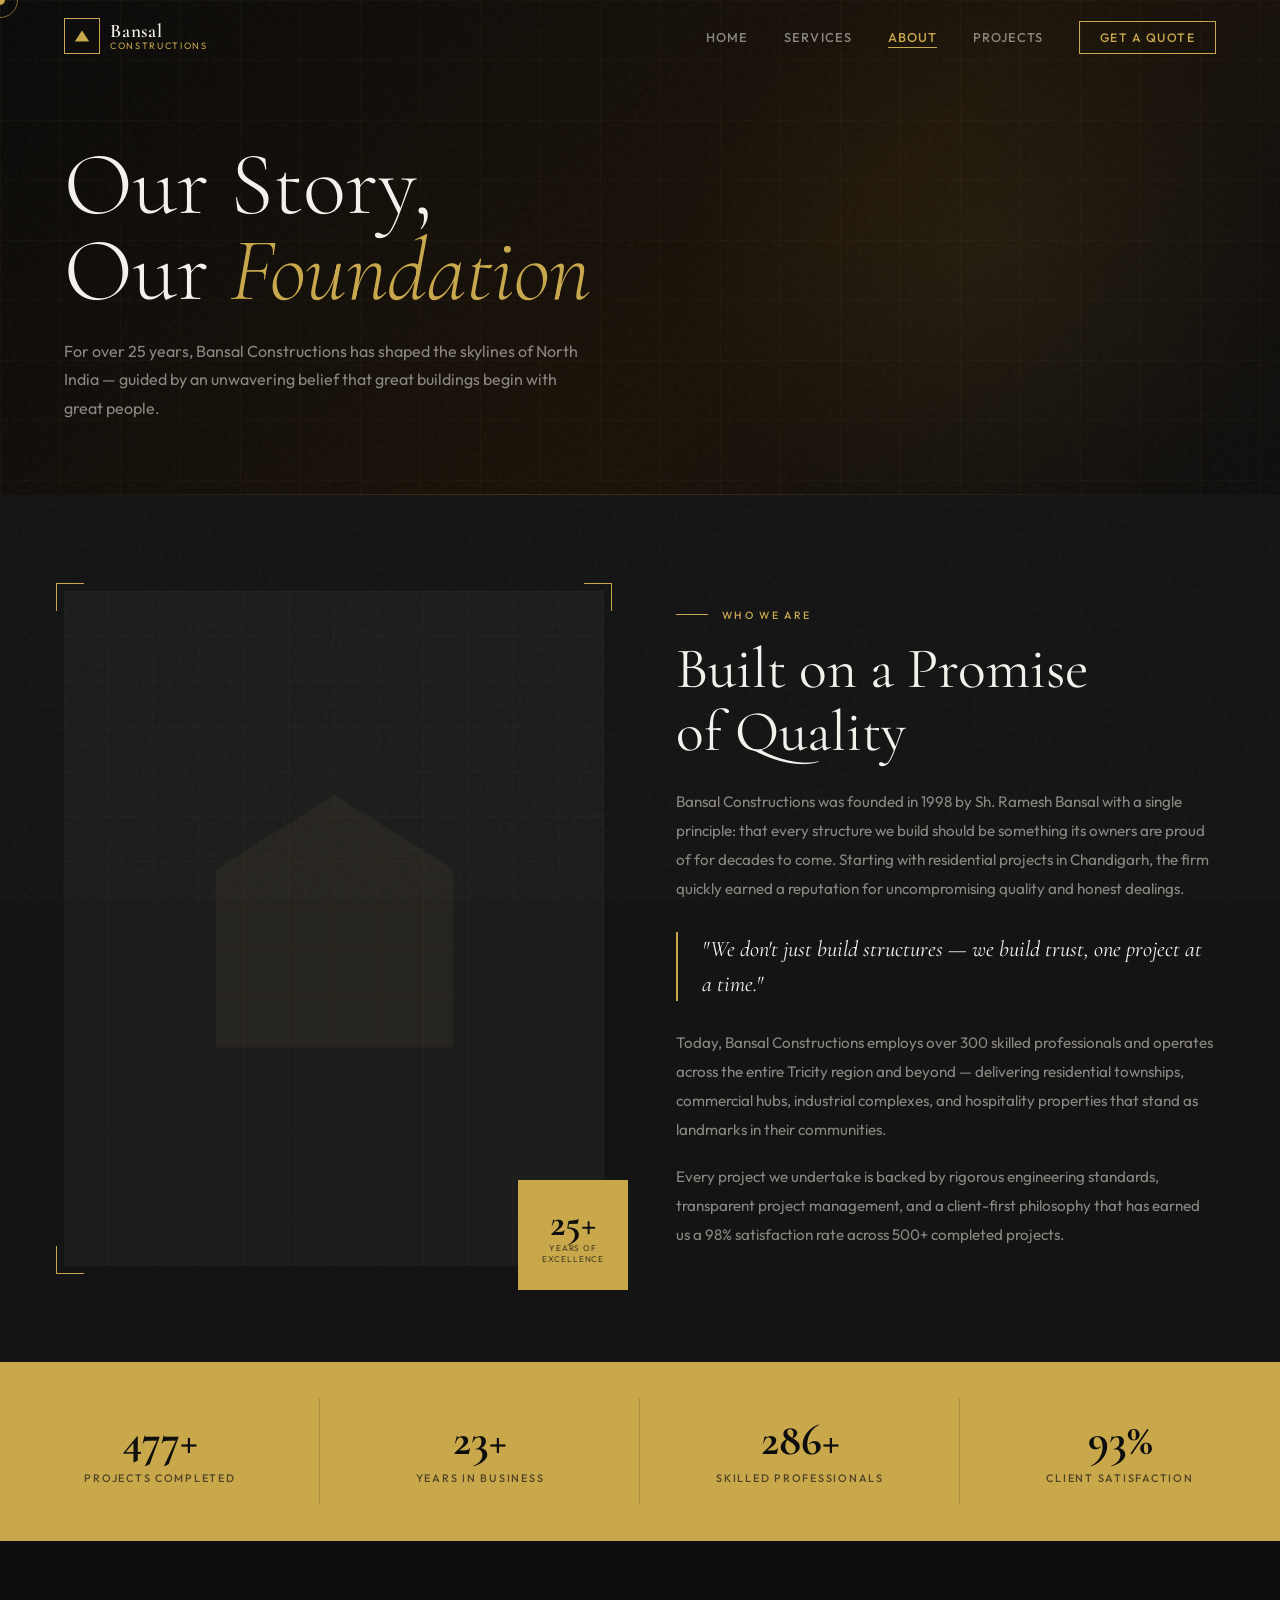
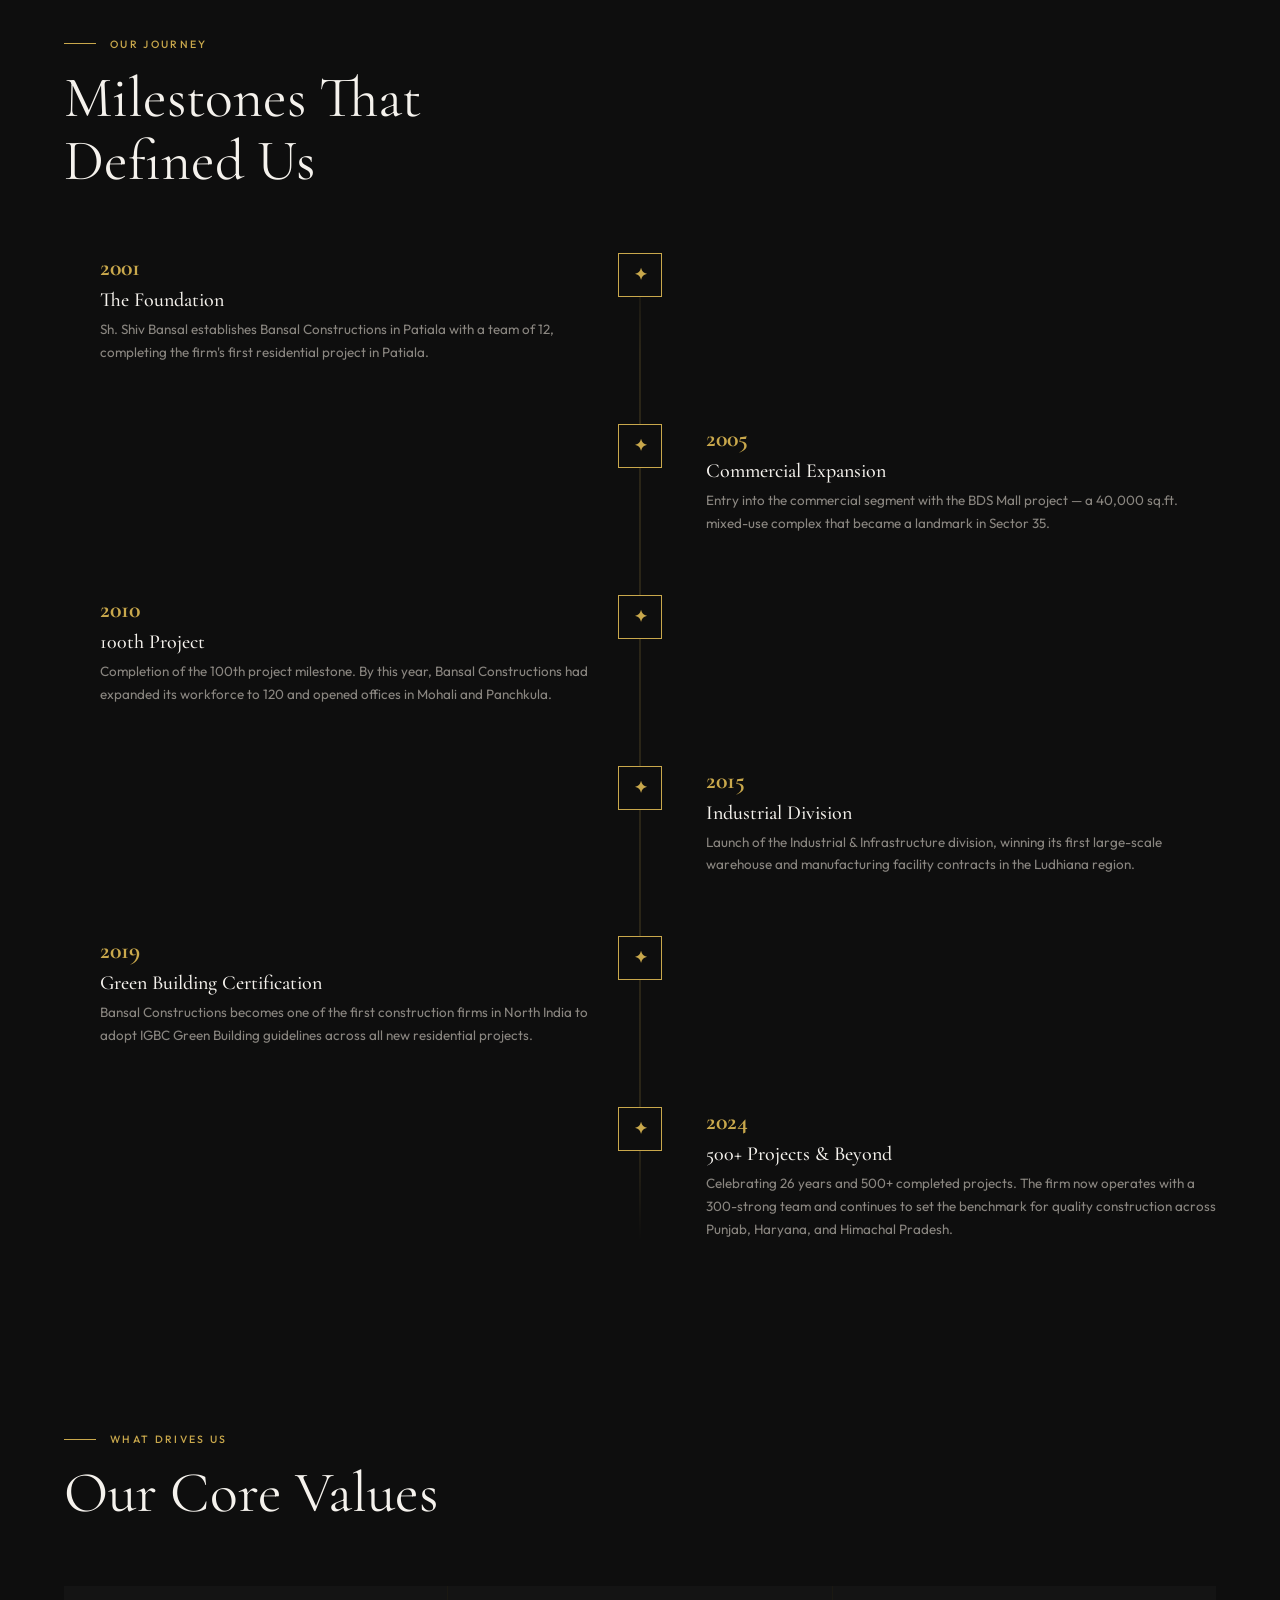
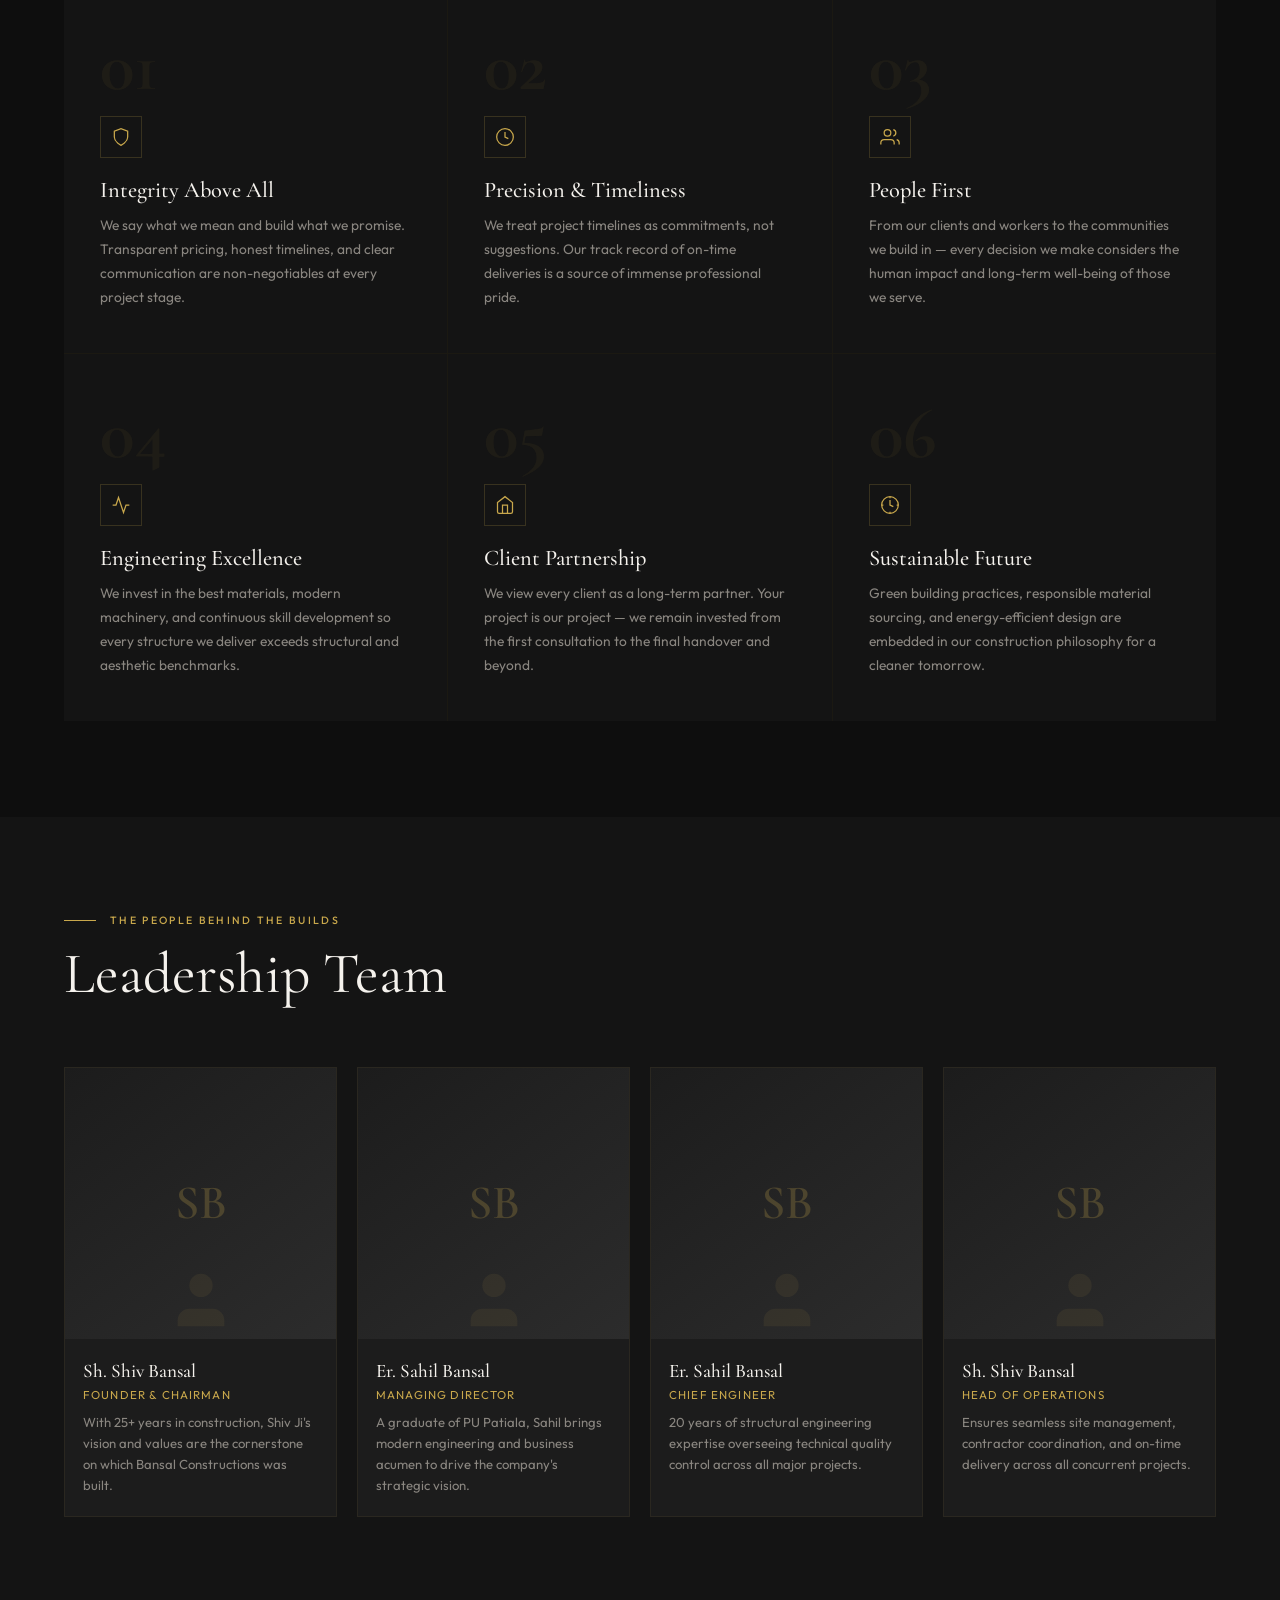
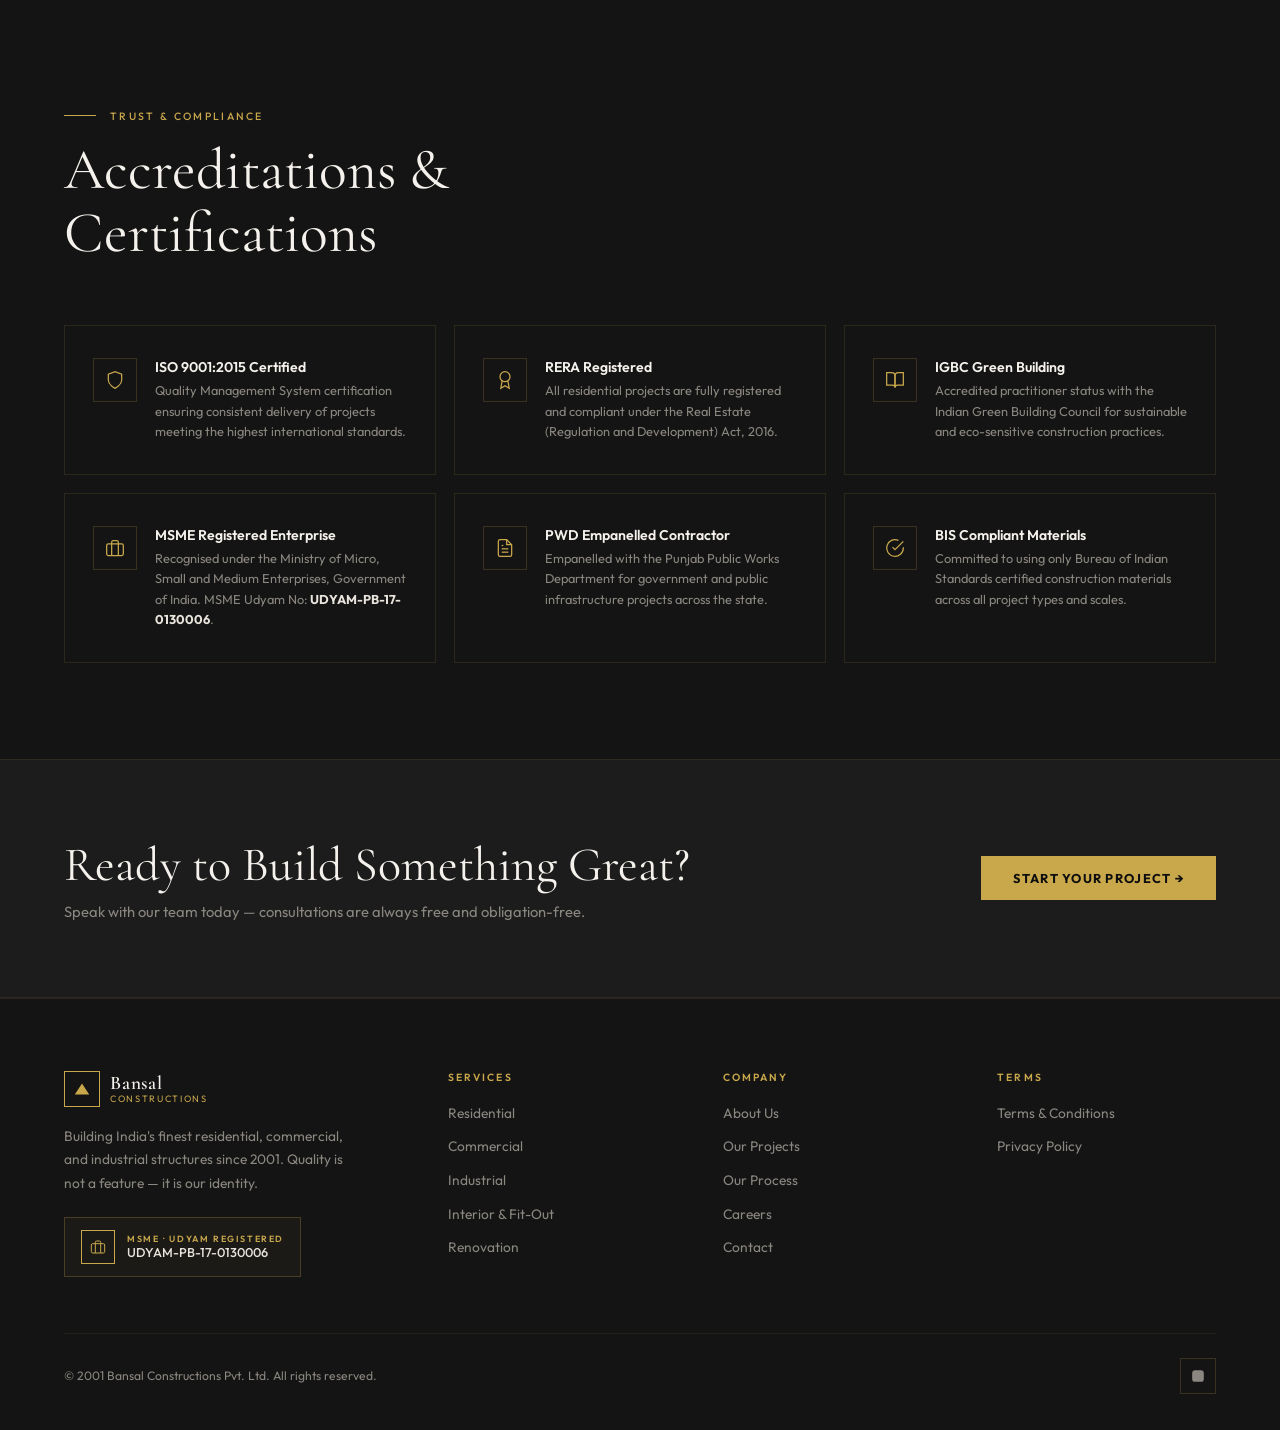
<file: about.html>
<!DOCTYPE html>
<html lang="en">

<head>
    <meta charset="UTF-8" />
    <meta name="viewport" content="width=device-width, initial-scale=1.0" />
    <title>About Us — Bansal Constructions</title>
    <link rel="icon" type="image/x-icon" href="logo.ico">
    <link
        href="https://fonts.googleapis.com/css2?family=Cormorant+Garamond:ital,wght@0,300;0,400;0,500;0,600;0,700;1,400;1,500&family=Outfit:wght@300;400;500;600;700&display=swap"
        rel="stylesheet" />
    <script src="preloader.js"></script>
<style>
        *,
        *::before,
        *::after {
            box-sizing: border-box;
            margin: 0;
            padding: 0;
        }

        /* Target the whole page */
        html {
            --scrollbar-bg: #1e2229;
            /* Dark slate track */
            --scrollbar-thumb: #f2a900;
            /* Structural accent (e.g., Construction Gold/Orange) */
            --scrollbar-hover: #d49400;
            /* Slightly darker shade for hover state */

            /* Firefox Support */
            scrollbar-width: thin;
            scrollbar-color: var(--scrollbar-thumb) var(--scrollbar-bg);
        }

        /* Webkit Browsers (Chrome, Safari, Edge, Opera) */
        ::-webkit-scrollbar {
            width: 10px;
            /* Width of the vertical scrollbar */
            height: 10px;
            /* Height of the horizontal scrollbar */
        }

        /* The track (background) of the scrollbar */
        ::-webkit-scrollbar-track {
            background: var(--scrollbar-bg);
            border-radius: 4px;
        }

        /* The draggable thumb */
        ::-webkit-scrollbar-thumb {
            background: var(--scrollbar-thumb);
            border-radius: 4px;
            border: 2px solid var(--scrollbar-bg);
            /* Creates a nice padding effect */
            transition: background 0.3s ease;
        }

        /* Thumb behavior on hover */
        ::-webkit-scrollbar-thumb:hover {
            background: var(--scrollbar-hover);
        }

        :root {
            --gold: #C9A84C;
            --gold-light: #E8CC82;
            --gold-dark: #9A7A2E;
            --dark: #0E0E0E;
            --dark-2: #141414;
            --dark-3: #1C1C1C;
            --dark-4: #242424;
            --stone: #2C2C2C;
            --text: #E8E4DC;
            --text-muted: #8A8680;
            --white: #F5F2ED;
        }

        html {
            scroll-behavior: smooth;
        }

        body {
            font-family: 'Outfit', sans-serif;
            background: var(--dark);
            color: var(--text);
            overflow-x: hidden;
            cursor: none;
        }

        @media (hover: none) {
            body {
                cursor: auto;
            }

            .cursor,
            .cursor-ring {
                display: none;
            }
        }

        /* CUSTOM CURSOR */
        .cursor {
            position: fixed;
            top: 0;
            left: 0;
            width: 10px;
            height: 10px;
            background: var(--gold);
            border-radius: 50%;
            pointer-events: none;
            z-index: 9999;
            transform: translate(-50%, -50%);
            transition: width .2s, height .2s;
        }

        .cursor-ring {
            position: fixed;
            top: 0;
            left: 0;
            width: 36px;
            height: 36px;
            border: 1.5px solid var(--gold);
            border-radius: 50%;
            pointer-events: none;
            z-index: 9998;
            transform: translate(-50%, -50%);
            transition: width .2s, height .2s, opacity .2s;
            opacity: .6;
        }

        /* NOISE OVERLAY */
        body::before {
            content: '';
            position: fixed;
            inset: 0;
            background-image: url("data:image/svg+xml,%3Csvg viewBox='0 0 200 200' xmlns='http://www.w3.org/2000/svg'%3E%3Cfilter id='n'%3E%3CfeTurbulence type='fractalNoise' baseFrequency='0.9' numOctaves='4' stitchTiles='stitch'/%3E%3C/filter%3E%3Crect width='100%25' height='100%25' filter='url(%23n)' opacity='1'/%3E%3C/svg%3E");
            opacity: .032;
            pointer-events: none;
            z-index: 9990;
        }

        /* SCROLL PROGRESS */
        #progress-bar {
            position: fixed;
            top: 0;
            left: 0;
            height: 2px;
            width: 0%;
            background: linear-gradient(90deg, var(--gold-dark), var(--gold), var(--gold-light));
            z-index: 9997;
            transition: width .1s linear;
        }

        /* NAV */
        nav {
            position: fixed;
            top: 0;
            left: 0;
            right: 0;
            z-index: 900;
            padding: 0 5%;
            display: flex;
            align-items: center;
            justify-content: space-between;
            height: 72px;
            transition: background .4s, height .4s, backdrop-filter .4s;
        }

        nav.scrolled {
            background: rgba(14, 14, 14, .92);
            backdrop-filter: blur(16px);
            height: 60px;
            border-bottom: 1px solid rgba(201, 168, 76, .12);
        }

        .nav-logo {
            display: flex;
            align-items: center;
            gap: 10px;
            text-decoration: none;
        }

        .logo-mark {
            width: 36px;
            height: 36px;
            border: 1.5px solid var(--gold);
            display: grid;
            place-items: center;
            transition: transform .4s ease;
            flex-shrink: 0;
        }

        .logo-mark:hover {
            transform: rotate(90deg);
        }

        .logo-mark svg {
            width: 18px;
            height: 18px;
            fill: var(--gold);
        }

        .logo-text {
            display: flex;
            flex-direction: column;
            line-height: 1;
        }

        .logo-name {
            font-family: 'Cormorant Garamond', serif;
            font-size: 1.2rem;
            font-weight: 600;
            color: var(--white);
            letter-spacing: .04em;
        }

        .logo-sub {
            font-size: .58rem;
            letter-spacing: .18em;
            color: var(--gold);
            text-transform: uppercase;
        }

        .nav-links {
            display: flex;
            align-items: center;
            gap: 36px;
            list-style: none;
        }

        .nav-links a {
            color: var(--text-muted);
            text-decoration: none;
            font-size: .8rem;
            font-weight: 500;
            letter-spacing: .08em;
            text-transform: uppercase;
            position: relative;
            transition: color .3s;
        }

        .nav-links a::after {
            content: '';
            position: absolute;
            bottom: -3px;
            left: 0;
            width: 0;
            height: 1px;
            background: var(--gold);
            transition: width .3s;
        }

        .nav-links a:hover,
        .nav-links a.active {
            color: var(--gold);
        }

        .nav-links a:hover::after,
        .nav-links a.active::after {
            width: 100%;
        }

        .nav-cta {
            background: transparent;
            border: 1px solid var(--gold);
            color: var(--gold) !important;
            padding: 8px 20px;
            font-size: .76rem !important;
            letter-spacing: .12em !important;
            text-transform: uppercase;
            font-weight: 500;
            cursor: pointer;
            text-decoration: none;
            transition: background .3s, color .3s !important;
        }

        .nav-cta:hover {
            background: var(--gold);
            color: var(--dark) !important;
        }

        .nav-cta::after {
            display: none !important;
        }

        .hamburger {
            display: none;
            flex-direction: column;
            gap: 5px;
            background: none;
            border: none;
            cursor: pointer;
            padding: 8px;
            z-index: 901;
            -webkit-tap-highlight-color: transparent;
        }

        .hamburger span {
            display: block;
            width: 24px;
            height: 1.5px;
            background: var(--text);
            transition: all .3s;
        }

        .hamburger.open span:nth-child(1) {
            transform: translateY(6.5px) rotate(45deg);
        }

        .hamburger.open span:nth-child(2) {
            opacity: 0;
        }

        .hamburger.open span:nth-child(3) {
            transform: translateY(-6.5px) rotate(-45deg);
        }

        .mobile-menu {
            position: fixed;
            inset: 0;
            background: var(--dark-2);
            z-index: 800;
            display: flex;
            flex-direction: column;
            align-items: center;
            justify-content: center;
            gap: 36px;
            opacity: 0;
            pointer-events: none;
            transition: opacity .4s;
        }

        .mobile-menu.open {
            opacity: 1;
            pointer-events: all;
        }

        .mobile-menu a {
            font-family: 'Cormorant Garamond', serif;
            font-size: clamp(2rem, 8vw, 2.8rem);
            color: var(--text);
            text-decoration: none;
            transition: color .3s;
            letter-spacing: .04em;
        }

        .mobile-menu a:hover {
            color: var(--gold);
        }

        .mobile-menu-cta {
            margin-top: 8px;
            border: 1px solid var(--gold) !important;
            color: var(--gold) !important;
            font-family: 'Outfit', sans-serif !important;
            font-size: .82rem !important;
            letter-spacing: .15em !important;
            text-transform: uppercase;
            padding: 12px 32px;
        }

        /* PAGE HERO */
        .page-hero {
            min-height: 55vh;
            display: flex;
            align-items: flex-end;
            padding: 80px 5% 72px;
            position: relative;
            overflow: hidden;
            background: var(--dark-2);
        }

        .page-hero-bg {
            position: absolute;
            inset: 0;
            background: linear-gradient(135deg, #0a0a0a 0%, #1a1208 60%, #0e0e0e 100%);
        }

        .page-hero-grid {
            position: absolute;
            inset: 0;
            background-image:
                linear-gradient(rgba(201, 168, 76, .04) 1px, transparent 1px),
                linear-gradient(90deg, rgba(201, 168, 76, .04) 1px, transparent 1px);
            background-size: 60px 60px;
        }

        .page-hero-glow {
            position: absolute;
            top: -10%;
            right: 0%;
            width: clamp(200px, 50vw, 600px);
            height: clamp(200px, 50vw, 600px);
            background: radial-gradient(ellipse, rgba(201, 168, 76, .07) 0%, transparent 70%);
            border-radius: 50%;
            animation: glow 7s ease-in-out infinite;
        }

        @keyframes glow {

            0%,
            100% {
                opacity: .6;
                transform: scale(1);
            }

            50% {
                opacity: 1;
                transform: scale(1.08);
            }
        }

        .page-hero::after {
            content: '';
            position: absolute;
            bottom: 0;
            left: 0;
            width: 100%;
            height: 1px;
            background: linear-gradient(90deg, transparent, rgba(201, 168, 76, .2) 40%, transparent);
        }

        .page-hero-content {
            position: relative;
            z-index: 2;
            max-width: 1300px;
            width: 100%;
        }

        .page-hero-title {
            font-family: 'Cormorant Garamond', serif;
            font-size: clamp(2.4rem, 7vw, 6.5rem);
            font-weight: 300;
            line-height: .95;
            color: var(--white);
            opacity: 0;
            animation: fadeUp .8s .3s ease forwards;
        }

        .page-hero-title em {
            font-style: italic;
            color: var(--gold);
        }

        .page-hero-sub {
            max-width: 520px;
            font-size: clamp(.88rem, 2.5vw, 1rem);
            line-height: 1.8;
            color: var(--text-muted);
            margin-top: 24px;
            opacity: 0;
            animation: fadeUp .7s .55s ease forwards;
        }

        /* SHARED */
        .section {
            padding: 96px 5%;
        }

        .section-inner {
            max-width: 1300px;
            margin: 0 auto;
        }

        .section-label {
            display: flex;
            align-items: center;
            gap: 14px;
            margin-bottom: 16px;
        }

        .section-label-line {
            width: 32px;
            height: 1px;
            background: var(--gold);
            flex-shrink: 0;
        }

        .section-label-text {
            font-size: .66rem;
            letter-spacing: .22em;
            text-transform: uppercase;
            color: var(--gold);
            font-weight: 500;
        }

        .section-title {
            font-family: 'Cormorant Garamond', serif;
            font-size: clamp(1.9rem, 4.5vw, 3.6rem);
            font-weight: 400;
            line-height: 1.1;
            color: var(--white);
        }

        /* STORY */
        .story-section {
            background: var(--dark-2);
        }

        .story-grid {
            display: grid;
            grid-template-columns: 1fr 1fr;
            gap: 72px;
            align-items: center;
        }

        .story-visual {
            position: relative;
        }

        .story-frame {
            width: 100%;
            aspect-ratio: 4/5;
            background: var(--dark-3);
            position: relative;
            overflow: hidden;
        }

        .story-frame-inner {
            position: absolute;
            inset: 0;
            background:
                repeating-linear-gradient(0deg, transparent, transparent 44px, rgba(201, 168, 76, .03) 44px, rgba(201, 168, 76, .03) 45px),
                repeating-linear-gradient(90deg, transparent, transparent 44px, rgba(201, 168, 76, .03) 44px, rgba(201, 168, 76, .03) 45px);
        }

        .story-frame-icon {
            position: absolute;
            inset: 0;
            display: flex;
            align-items: center;
            justify-content: center;
            opacity: .06;
        }

        .story-frame-icon svg {
            width: 55%;
            height: 55%;
            fill: var(--gold);
        }

        .corner {
            position: absolute;
            width: 28px;
            height: 28px;
        }

        .corner-tl {
            top: -8px;
            left: -8px;
            border-top: 1.5px solid var(--gold);
            border-left: 1.5px solid var(--gold);
        }

        .corner-tr {
            top: -8px;
            right: -8px;
            border-top: 1.5px solid var(--gold);
            border-right: 1.5px solid var(--gold);
        }

        .corner-bl {
            bottom: -8px;
            left: -8px;
            border-bottom: 1.5px solid var(--gold);
            border-left: 1.5px solid var(--gold);
        }

        .corner-br {
            bottom: -8px;
            right: -8px;
            border-bottom: 1.5px solid var(--gold);
            border-right: 1.5px solid var(--gold);
        }

        .story-badge {
            position: absolute;
            bottom: -24px;
            right: -24px;
            width: 110px;
            height: 110px;
            background: var(--gold);
            display: flex;
            flex-direction: column;
            align-items: center;
            justify-content: center;
        }

        .story-badge-num {
            font-family: 'Cormorant Garamond', serif;
            font-size: 2.4rem;
            font-weight: 700;
            line-height: 1;
            color: var(--dark);
        }

        .story-badge-label {
            font-size: .52rem;
            letter-spacing: .1em;
            text-transform: uppercase;
            color: rgba(14, 14, 14, .7);
            text-align: center;
            line-height: 1.4;
        }

        .story-text .section-title {
            margin-bottom: 24px;
        }

        .story-text p {
            font-size: .95rem;
            line-height: 1.9;
            color: var(--text-muted);
            margin-bottom: 18px;
        }

        .story-text p:last-of-type {
            margin-bottom: 0;
        }

        .story-highlight {
            border-left: 2px solid var(--gold);
            padding-left: 24px;
            margin: 28px 0;
        }

        .story-highlight p {
            font-family: 'Cormorant Garamond', serif;
            font-size: clamp(1.1rem, 2.5vw, 1.4rem);
            font-weight: 400;
            font-style: italic;
            color: var(--white);
            line-height: 1.55;
            margin: 0;
        }

        /* ══════════════════════════════
           TIMELINE  —  FIXED
           All content lives in .tl-right for every item.
           Desktop: odd rows use `direction:rtl` so .tl-right
                    renders visually on the LEFT of the centre line.
           Mobile:  direction reset; .tl-left hidden; single column.
        ══════════════════════════════ */
        .timeline-section {
            background: var(--dark);
        }

        .timeline {
            position: relative;
            margin-top: 60px;
        }

        .timeline::before {
            content: '';
            position: absolute;
            left: 50%;
            top: 0;
            bottom: 0;
            width: 1px;
            background: linear-gradient(to bottom, transparent, rgba(201, 168, 76, .3) 10%, rgba(201, 168, 76, .3) 90%, transparent);
            transform: translateX(-50%);
        }

        .tl-item {
            display: grid;
            grid-template-columns: 1fr 60px 1fr;
            gap: 0;
            margin-bottom: 60px;
            align-items: start;
        }

        .tl-item:last-child {
            margin-bottom: 0;
        }

        /* Odd items: flip direction so .tl-right appears on the left */
        .tl-item:nth-child(odd) {
            direction: rtl;
        }

        .tl-item:nth-child(odd)>* {
            direction: ltr;
        }

        .tl-item:nth-child(odd) .tl-left {
            visibility: hidden;
        }

        /* Even items: normal direction, left column hidden */
        .tl-item:nth-child(even) .tl-left {
            visibility: hidden;
        }

        .tl-left {
            padding-right: 36px;
        }

        .tl-right {
            padding-left: 36px;
        }

        .tl-center {
            display: flex;
            flex-direction: column;
            align-items: center;
        }

        .tl-dot {
            width: 44px;
            height: 44px;
            border: 1px solid var(--gold);
            background: var(--dark);
            display: flex;
            align-items: center;
            justify-content: center;
            font-family: 'Cormorant Garamond', serif;
            font-size: 1rem;
            font-weight: 600;
            color: var(--gold);
            flex-shrink: 0;
            transition: background .3s, color .3s;
        }

        .tl-item:hover .tl-dot {
            background: var(--gold);
            color: var(--dark);
        }

        .tl-year {
            font-family: 'Cormorant Garamond', serif;
            font-size: 1.5rem;
            font-weight: 700;
            color: var(--gold);
            margin-bottom: 6px;
        }

        .tl-title {
            font-family: 'Cormorant Garamond', serif;
            font-size: 1.25rem;
            font-weight: 500;
            color: var(--white);
            margin-bottom: 6px;
        }

        .tl-desc {
            font-size: .84rem;
            line-height: 1.7;
            color: var(--text-muted);
        }

        /* TEAM */
        .team-section {
            background: var(--dark-2);
        }

        .team-grid {
            display: grid;
            grid-template-columns: repeat(4, 1fr);
            gap: 20px;
            margin-top: 60px;
        }

        .team-card {
            background: var(--dark-3);
            border: 1px solid rgba(201, 168, 76, .08);
            overflow: hidden;
            transition: border-color .3s, transform .3s;
        }

        .team-card:hover {
            border-color: rgba(201, 168, 76, .35);
            transform: translateY(-4px);
        }

        .team-avatar {
            width: 100%;
            aspect-ratio: 1/1;
            background: var(--stone);
            position: relative;
            overflow: hidden;
            display: flex;
            align-items: center;
            justify-content: center;
        }

        .team-avatar-bg {
            position: absolute;
            inset: 0;
            background: linear-gradient(145deg, var(--dark-3), var(--stone));
        }

        .team-avatar-init {
            position: relative;
            z-index: 1;
            font-family: 'Cormorant Garamond', serif;
            font-size: 3rem;
            font-weight: 600;
            color: rgba(201, 168, 76, .25);
        }

        .team-avatar-icon {
            position: absolute;
            bottom: 0;
            left: 50%;
            transform: translateX(-50%);
            opacity: .08;
        }

        .team-avatar-icon svg {
            width: 70px;
            fill: var(--gold);
        }

        .team-info {
            padding: 20px 18px;
        }

        .team-name {
            font-family: 'Cormorant Garamond', serif;
            font-size: 1.2rem;
            font-weight: 500;
            color: var(--white);
            margin-bottom: 4px;
        }

        .team-role {
            font-size: .72rem;
            letter-spacing: .1em;
            text-transform: uppercase;
            color: var(--gold);
            margin-bottom: 10px;
        }

        .team-bio {
            font-size: .82rem;
            line-height: 1.6;
            color: var(--text-muted);
        }

        /* VALUES */
        .values-section {
            background: var(--dark);
        }

        .values-grid {
            display: grid;
            grid-template-columns: repeat(3, 1fr);
            gap: 1px;
            background: rgba(201, 168, 76, .07);
            margin-top: 60px;
        }

        .value-card {
            background: var(--dark-2);
            padding: 44px 36px;
            position: relative;
            overflow: hidden;
            transition: background .3s;
        }

        .value-card::after {
            content: '';
            position: absolute;
            bottom: 0;
            left: 0;
            right: 0;
            height: 2px;
            background: var(--gold);
            transform: scaleX(0);
            transform-origin: left;
            transition: transform .4s ease;
        }

        .value-card:hover {
            background: rgba(201, 168, 76, .04);
        }

        .value-card:hover::after {
            transform: scaleX(1);
        }

        .value-num {
            font-family: 'Cormorant Garamond', serif;
            font-size: 4.5rem;
            font-weight: 700;
            color: rgba(201, 168, 76, .06);
            line-height: 1;
            margin-bottom: 14px;
            user-select: none;
            transition: color .4s;
        }

        .value-card:hover .value-num {
            color: rgba(201, 168, 76, .12);
        }

        .value-icon {
            width: 42px;
            height: 42px;
            border: 1px solid rgba(201, 168, 76, .2);
            display: flex;
            align-items: center;
            justify-content: center;
            margin-bottom: 18px;
            transition: background .3s, border-color .3s;
        }

        .value-card:hover .value-icon {
            background: rgba(201, 168, 76, .08);
            border-color: var(--gold);
        }

        .value-icon svg {
            width: 20px;
            height: 20px;
            stroke: var(--gold);
            fill: none;
            stroke-width: 1.5;
        }

        .value-title {
            font-family: 'Cormorant Garamond', serif;
            font-size: 1.4rem;
            font-weight: 500;
            color: var(--white);
            margin-bottom: 10px;
        }

        .value-desc {
            font-size: .86rem;
            line-height: 1.75;
            color: var(--text-muted);
        }

        /* STATS BELT */
        .stats-belt {
            background: var(--gold);
            display: grid;
            grid-template-columns: repeat(4, 1fr);
        }

        .stat-item {
            padding: 56px 32px;
            text-align: center;
            position: relative;
        }

        .stat-item::after {
            content: '';
            position: absolute;
            right: 0;
            top: 20%;
            bottom: 20%;
            width: 1px;
            background: rgba(14, 14, 14, .15);
        }

        .stat-item:last-child::after {
            display: none;
        }

        .stat-num {
            font-family: 'Cormorant Garamond', serif;
            font-size: clamp(2.2rem, 3.5vw, 3.8rem);
            font-weight: 700;
            color: var(--dark);
            line-height: 1;
        }

        .stat-label {
            font-size: .68rem;
            letter-spacing: .16em;
            text-transform: uppercase;
            color: rgba(14, 14, 14, .65);
            margin-top: 8px;
            font-weight: 500;
        }

        /* CERTIFICATIONS */
        .certs-section {
            background: var(--dark-2);
        }

        .certs-grid {
            display: grid;
            grid-template-columns: repeat(3, 1fr);
            gap: 18px;
            margin-top: 60px;
        }

        .cert-card {
            padding: 32px 28px;
            border: 1px solid rgba(201, 168, 76, .12);
            display: flex;
            align-items: flex-start;
            gap: 18px;
            transition: border-color .3s, background .3s;
        }

        .cert-card:hover {
            border-color: rgba(201, 168, 76, .4);
            background: rgba(201, 168, 76, .03);
        }

        .cert-icon {
            width: 44px;
            height: 44px;
            flex-shrink: 0;
            border: 1px solid rgba(201, 168, 76, .2);
            display: flex;
            align-items: center;
            justify-content: center;
        }

        .cert-icon svg {
            width: 20px;
            height: 20px;
            stroke: var(--gold);
            fill: none;
            stroke-width: 1.5;
        }

        .cert-title {
            font-size: .88rem;
            font-weight: 600;
            color: var(--white);
            margin-bottom: 4px;
        }

        .cert-body {
            font-size: .8rem;
            line-height: 1.6;
            color: var(--text-muted);
        }

        /* CTA STRIP */
        .cta-strip {
            background: var(--dark-3);
            border-top: 1px solid rgba(201, 168, 76, .1);
            border-bottom: 1px solid rgba(201, 168, 76, .1);
            padding: 76px 5%;
        }

        .cta-inner {
            max-width: 1300px;
            margin: 0 auto;
            display: flex;
            align-items: center;
            justify-content: space-between;
            gap: 40px;
        }

        .cta-text h2 {
            font-family: 'Cormorant Garamond', serif;
            font-size: clamp(1.7rem, 4vw, 3rem);
            font-weight: 400;
            color: var(--white);
        }

        .cta-text p {
            font-size: .92rem;
            color: var(--text-muted);
            margin-top: 8px;
        }

        .btn-primary {
            display: inline-flex;
            align-items: center;
            gap: 12px;
            background: var(--gold);
            color: var(--dark);
            padding: 14px 32px;
            text-decoration: none;
            flex-shrink: 0;
            font-size: .8rem;
            font-weight: 700;
            letter-spacing: .1em;
            text-transform: uppercase;
            transition: background .3s, transform .2s;
            position: relative;
            overflow: hidden;
            -webkit-tap-highlight-color: transparent;
        }

        .btn-primary::before {
            content: '';
            position: absolute;
            inset: 0;
            background: var(--gold-light);
            transform: translateX(-100%);
            transition: transform .4s ease;
        }

        .btn-primary:hover::before {
            transform: translateX(0);
        }

        .btn-primary span {
            position: relative;
            z-index: 1;
        }

        .btn-primary:hover {
            transform: translateY(-2px);
        }

        /* FOOTER */
        footer {
            background: var(--dark-2);
            padding: 72px 5% 36px;
            border-top: 1px solid rgba(201, 168, 76, .1);
        }

        .footer-top {
            display: grid;
            grid-template-columns: 1.5fr 1fr 1fr 1fr;
            gap: 56px;
            margin-bottom: 56px;
        }

        .footer-brand p {
            font-size: .86rem;
            line-height: 1.7;
            color: var(--text-muted);
            margin-top: 18px;
            max-width: 280px;
        }

        .footer-col-title {
            font-size: .65rem;
            letter-spacing: .2em;
            text-transform: uppercase;
            color: var(--gold);
            font-weight: 600;
            margin-bottom: 18px;
        }

        .footer-col ul {
            list-style: none;
            display: flex;
            flex-direction: column;
            gap: 12px;
        }

        .footer-col a {
            font-size: .86rem;
            color: var(--text-muted);
            text-decoration: none;
            transition: color .3s;
            line-height: 1.5;
        }

        .footer-col a:hover {
            color: var(--gold);
        }

        .msme-badge {
            display: inline-flex;
            align-items: center;
            gap: 12px;
            border: 1px solid rgba(201, 168, 76, .25);
            padding: 12px 16px;
            margin-top: 22px;
            background: rgba(201, 168, 76, .04);
        }

        .msme-seal {
            width: 34px;
            height: 34px;
            flex-shrink: 0;
            border: 1.5px solid var(--gold);
            display: flex;
            align-items: center;
            justify-content: center;
        }

        .msme-seal svg {
            width: 16px;
            height: 16px;
            stroke: var(--gold);
            fill: none;
            stroke-width: 1.5;
        }

        .msme-info {
            line-height: 1.3;
        }

        .msme-label {
            font-size: .56rem;
            letter-spacing: .18em;
            text-transform: uppercase;
            color: var(--gold);
            font-weight: 600;
        }

        .msme-number {
            font-size: .8rem;
            color: var(--text);
            font-weight: 500;
        }

        .footer-bottom {
            border-top: 1px solid rgba(201, 168, 76, .08);
            padding-top: 24px;
            display: flex;
            justify-content: space-between;
            align-items: center;
            flex-wrap: wrap;
            gap: 14px;
        }

        .footer-copy {
            font-size: .76rem;
            color: var(--text-muted);
            line-height: 1.6;
        }

        .footer-socials {
            display: flex;
            gap: 10px;
        }

        .social-btn {
            width: 36px;
            height: 36px;
            border: 1px solid rgba(201, 168, 76, .2);
            display: flex;
            align-items: center;
            justify-content: center;
            text-decoration: none;
            transition: border-color .3s, background .3s;
            -webkit-tap-highlight-color: transparent;
        }

        .social-btn svg {
            width: 14px;
            height: 14px;
            fill: var(--text-muted);
            transition: fill .3s;
        }

        .social-btn:hover {
            border-color: var(--gold);
            background: rgba(201, 168, 76, .08);
        }

        .social-btn:hover svg {
            fill: var(--gold);
        }

        /* ANIMATIONS */
        @keyframes fadeUp {
            from {
                opacity: 0;
                transform: translateY(24px);
            }

            to {
                opacity: 1;
                transform: translateY(0);
            }
        }

        .reveal {
            opacity: 0;
            transform: translateY(30px);
            transition: opacity .75s ease, transform .75s ease;
        }

        .reveal.visible {
            opacity: 1;
            transform: translateY(0);
        }

        .reveal-left {
            opacity: 0;
            transform: translateX(-30px);
            transition: opacity .75s ease, transform .75s ease;
        }

        .reveal-left.visible {
            opacity: 1;
            transform: translateX(0);
        }

        .reveal-right {
            opacity: 0;
            transform: translateX(30px);
            transition: opacity .75s ease, transform .75s ease;
        }

        .reveal-right.visible {
            opacity: 1;
            transform: translateX(0);
        }

        .d1 {
            transition-delay: .1s;
        }

        .d2 {
            transition-delay: .2s;
        }

        .d3 {
            transition-delay: .3s;
        }

        .d4 {
            transition-delay: .4s;
        }

        .d5 {
            transition-delay: .5s;
        }

        /* ── TABLET ≤ 1100px ── */
        @media (max-width: 1100px) {
            .team-grid {
                grid-template-columns: repeat(2, 1fr);
            }

            .footer-top {
                grid-template-columns: 1fr 1fr;
                gap: 40px;
            }
        }

        /* ── TABLET ≤ 900px ── */
        @media (max-width: 900px) {
            .section {
                padding: 72px 5%;
            }

            .story-grid {
                grid-template-columns: 1fr;
                gap: 56px;
            }

            .story-frame {
                aspect-ratio: 16/9;
            }

            .story-badge {
                bottom: -20px;
                right: -16px;
                width: 96px;
                height: 96px;
            }

            .story-badge-num {
                font-size: 2rem;
            }

            .values-grid {
                grid-template-columns: 1fr 1fr;
            }

            .certs-grid {
                grid-template-columns: 1fr 1fr;
            }

            .stats-belt {
                grid-template-columns: repeat(2, 1fr);
            }

            .stat-item:nth-child(2)::after {
                display: none;
            }

            .stat-item:nth-child(4)::after {
                display: none;
            }

            .cta-inner {
                flex-direction: column;
                align-items: flex-start;
            }

            /* ── Mobile timeline: single left-aligned column ── */
            .timeline::before {
                left: 22px;
                transform: none;
            }

            .tl-item {
                grid-template-columns: 44px 1fr;
                margin-bottom: 48px;
                /* Cancel the desktop rtl trick */
                direction: ltr !important;
            }

            .tl-item>* {
                direction: ltr !important;
            }

            /* Hide the always-empty left column */
            .tl-left {
                display: none !important;
            }

            /* All content is already in .tl-right — just make sure it shows */
            .tl-right {
                visibility: visible !important;
                padding-left: 20px;
                text-align: left;
            }

            .tl-center {
                align-items: flex-start;
            }
        }

        /* ── MOBILE ≤ 768px ── */
        @media (max-width: 768px) {
            nav {
                padding: 0 4%;
            }

            .section {
                padding: 60px 4%;
            }

            .page-hero {
                min-height: 50vh;
                padding: 88px 4% 56px;
            }

            .nav-links {
                display: none;
            }

            .hamburger {
                display: flex;
            }

            .team-grid {
                grid-template-columns: 1fr 1fr;
                gap: 16px;
            }

            .values-grid {
                grid-template-columns: 1fr;
            }

            .certs-grid {
                grid-template-columns: 1fr;
            }

            .stats-belt {
                grid-template-columns: repeat(2, 1fr);
            }

            .stat-item {
                padding: 40px 16px;
            }

            .footer-top {
                grid-template-columns: 1fr;
                gap: 32px;
            }

            .footer-brand p {
                max-width: 100%;
            }

            .cta-strip {
                padding: 56px 4%;
            }

            .btn-primary {
                width: 100%;
                justify-content: center;
                padding: 16px 24px;
            }

            .d1 {
                transition-delay: .05s;
            }

            .d2 {
                transition-delay: .1s;
            }

            .d3 {
                transition-delay: .15s;
            }

            .d4 {
                transition-delay: .2s;
            }
        }

        /* ── MOBILE ≤ 480px ── */
        @media (max-width: 480px) {
            nav {
                height: 60px;
            }

            .logo-name {
                font-size: 1.05rem;
            }

            .logo-sub {
                font-size: .52rem;
            }

            .team-grid {
                grid-template-columns: 1fr;
            }

            .story-badge {
                display: none;
            }

            .page-hero-title {
                font-size: 2.2rem;
            }

            .stats-belt {
                grid-template-columns: 1fr 1fr;
            }

            .stat-num {
                font-size: 2rem;
            }

            .stat-item {
                padding: 32px 12px;
            }

            .cert-card {
                padding: 24px 20px;
            }

            .value-card {
                padding: 32px 24px;
            }

            .footer-bottom {
                flex-direction: column;
                align-items: flex-start;
                gap: 12px;
            }

            .footer-copy {
                font-size: .72rem;
            }

            .cta-text h2 {
                font-size: 1.6rem;
            }

            .tl-dot {
                width: 36px;
                height: 36px;
                font-size: .85rem;
            }

            .timeline::before {
                left: 18px;
            }

            .tl-item {
                grid-template-columns: 36px 1fr;
            }

            .tl-right {
                padding-left: 16px;
            }
        }

        @media (hover: none) {
            .team-card:hover {
                transform: none;
            }

            .btn-primary:hover {
                transform: none;
            }
        }
    </style>
</head>

<body>

    <div class="cursor" id="cursor"></div>
    <div class="cursor-ring" id="cursor-ring"></div>
    <div id="progress-bar"></div>

    <!-- NAV -->
    <nav id="navbar">
        <a href="index.html" class="nav-logo">
            <div class="logo-mark">
                <svg viewBox="0 0 20 20">
                    <path d="M2 16 L10 4 L18 16 Z M6 16 L6 10 L14 10 L14 16" />
                </svg>
            </div>
            <div class="logo-text">
                <span class="logo-name">Bansal</span>
                <span class="logo-sub">Constructions</span>
            </div>
        </a>
        <ul class="nav-links">
            <li><a href="index.html">Home</a></li>
            <li><a href="services.html">Services</a></li>
            <li><a href="about.html" class="active">About</a></li>
            <li><a href="projects.html">Projects</a></li>
            <li><a href="contact.html" class="nav-cta">Get a Quote</a></li>
        </ul>
        <button class="hamburger" id="hamburger" aria-label="Open menu">
            <span></span><span></span><span></span>
        </button>
    </nav>

    <!-- Mobile Menu -->
    <div class="mobile-menu" id="mobile-menu" role="dialog" aria-label="Navigation menu">
        <a href="index.html" class="mobile-link">Home</a>
        <a href="services.html" class="mobile-link">Services</a>
        <a href="about.html" class="mobile-link">About</a>
        <a href="projects.html" class="mobile-link">Projects</a>
        <a href="contact.html" class="mobile-link mobile-menu-cta">Get a Quote</a>
    </div>

    <!-- PAGE HERO -->
    <div class="page-hero">
        <div class="page-hero-bg"></div>
        <div class="page-hero-grid"></div>
        <div class="page-hero-glow"></div>
        <div class="page-hero-content">
            <h1 class="page-hero-title">Our Story,<br>Our <em>Foundation</em></h1>
            <p class="page-hero-sub">
                For over 25 years, Bansal Constructions has shaped the skylines of North India — guided by an unwavering
                belief that great buildings begin with great people.
            </p>
        </div>
    </div>

    <!-- STORY -->
    <section class="section story-section">
        <div class="section-inner">
            <div class="story-grid">
                <div class="story-visual reveal-left">
                    <div class="story-frame">
                        <div class="story-frame-inner"></div>
                        <div class="story-frame-icon">
                            <svg viewBox="0 0 100 100">
                                <path
                                    d="M10 90 L10 30 L50 5 L90 30 L90 90 Z M35 90 L35 55 L65 55 L65 90 M20 50 L20 40 M80 50 L80 40 M45 40 L55 40 L55 50 L45 50 Z" />
                            </svg>
                        </div>
                    </div>
                    <div class="corner corner-tl"></div>
                    <div class="corner corner-tr"></div>
                    <div class="corner corner-bl"></div>
                    <div class="corner corner-br"></div>
                    <div class="story-badge">
                        <div class="story-badge-num">25+</div>
                        <div class="story-badge-label">Years of<br>Excellence</div>
                    </div>
                </div>
                <div class="story-text">
                    <div class="section-label reveal">
                        <div class="section-label-line"></div>
                        <span class="section-label-text">Who We Are</span>
                    </div>
                    <h2 class="section-title reveal">Built on a Promise<br>of Quality</h2>
                    <p class="reveal d1">
                        Bansal Constructions was founded in 1998 by Sh. Ramesh Bansal with a single principle: that
                        every structure we build should be something its owners are proud of for decades to come.
                        Starting with residential projects in Chandigarh, the firm quickly earned a reputation for
                        uncompromising quality and honest dealings.
                    </p>
                    <div class="story-highlight reveal d2">
                        <p>"We don't just build structures — we build trust, one project at a time."</p>
                    </div>
                    <p class="reveal d3">
                        Today, Bansal Constructions employs over 300 skilled professionals and operates across the
                        entire Tricity region and beyond — delivering residential townships, commercial hubs, industrial
                        complexes, and hospitality properties that stand as landmarks in their communities.
                    </p>
                    <p class="reveal d4">
                        Every project we undertake is backed by rigorous engineering standards, transparent project
                        management, and a client-first philosophy that has earned us a 98% satisfaction rate across 500+
                        completed projects.
                    </p>
                </div>
            </div>
        </div>
    </section>

    <!-- STATS BELT -->
    <div class="stats-belt">
        <div class="stat-item reveal">
            <div class="stat-num"><span class="counter" data-target="500">0</span>+</div>
            <div class="stat-label">Projects Completed</div>
        </div>
        <div class="stat-item reveal d1">
            <div class="stat-num"><span class="counter" data-target="25">0</span>+</div>
            <div class="stat-label">Years in Business</div>
        </div>
        <div class="stat-item reveal d2">
            <div class="stat-num"><span class="counter" data-target="300">0</span>+</div>
            <div class="stat-label">Skilled Professionals</div>
        </div>
        <div class="stat-item reveal d3">
            <div class="stat-num"><span class="counter" data-target="98">0</span>%</div>
            <div class="stat-label">Client Satisfaction</div>
        </div>
    </div>

    <!-- TIMELINE
         FIX: All content is in .tl-right for every item.
         .tl-left is always empty.
         On desktop, odd items use direction:rtl to push .tl-right
         visually to the left of the centre line.
         On mobile (≤900px), direction is reset and .tl-left is
         display:none — so all items stack cleanly in one column.
    -->
    <section class="section timeline-section">
        <div class="section-inner">
            <div class="section-label reveal">
                <div class="section-label-line"></div>
                <span class="section-label-text">Our Journey</span>
            </div>
            <h2 class="section-title reveal">Milestones That<br>Defined Us</h2>

            <div class="timeline">

                <!-- 1998 — ODD → visually LEFT on desktop -->
                <div class="tl-item reveal">
                    <div class="tl-left"></div>
                    <div class="tl-center">
                        <div class="tl-dot">✦</div>
                    </div>
                    <div class="tl-right">
                        <div class="tl-year">2001</div>
                        <div class="tl-title">The Foundation</div>
                        <div class="tl-desc">Sh. Shiv Bansal establishes Bansal Constructions in Patiala with a
                            team of 12, completing the firm's first residential project in Patiala.</div>
                    </div>
                </div>

                <!-- 2005 — EVEN → visually RIGHT on desktop -->
                <div class="tl-item reveal d1">
                    <div class="tl-left"></div>
                    <div class="tl-center">
                        <div class="tl-dot">✦</div>
                    </div>
                    <div class="tl-right">
                        <div class="tl-year">2005</div>
                        <div class="tl-title">Commercial Expansion</div>
                        <div class="tl-desc">Entry into the commercial segment with the BDS Mall project — a 40,000
                            sq.ft. mixed-use complex that became a landmark in Sector 35.</div>
                    </div>
                </div>

                <!-- 2010 — ODD → visually LEFT on desktop -->
                <div class="tl-item reveal">
                    <div class="tl-left"></div>
                    <div class="tl-center">
                        <div class="tl-dot">✦</div>
                    </div>
                    <div class="tl-right">
                        <div class="tl-year">2010</div>
                        <div class="tl-title">100th Project</div>
                        <div class="tl-desc">Completion of the 100th project milestone. By this year, Bansal
                            Constructions had expanded its workforce to 120 and opened offices in Mohali and Panchkula.
                        </div>
                    </div>
                </div>

                <!-- 2015 — EVEN → visually RIGHT on desktop -->
                <div class="tl-item reveal d1">
                    <div class="tl-left"></div>
                    <div class="tl-center">
                        <div class="tl-dot">✦</div>
                    </div>
                    <div class="tl-right">
                        <div class="tl-year">2015</div>
                        <div class="tl-title">Industrial Division</div>
                        <div class="tl-desc">Launch of the Industrial &amp; Infrastructure division, winning its first
                            large-scale warehouse and manufacturing facility contracts in the Ludhiana region.</div>
                    </div>
                </div>

                <!-- 2019 — ODD → visually LEFT on desktop -->
                <div class="tl-item reveal">
                    <div class="tl-left"></div>
                    <div class="tl-center">
                        <div class="tl-dot">✦</div>
                    </div>
                    <div class="tl-right">
                        <div class="tl-year">2019</div>
                        <div class="tl-title">Green Building Certification</div>
                        <div class="tl-desc">Bansal Constructions becomes one of the first construction firms in North
                            India to adopt IGBC Green Building guidelines across all new residential projects.</div>
                    </div>
                </div>

                <!-- 2024 — EVEN → visually RIGHT on desktop -->
                <div class="tl-item reveal d1">
                    <div class="tl-left"></div>
                    <div class="tl-center">
                        <div class="tl-dot">✦</div>
                    </div>
                    <div class="tl-right">
                        <div class="tl-year">2024</div>
                        <div class="tl-title">500+ Projects &amp; Beyond</div>
                        <div class="tl-desc">Celebrating 26 years and 500+ completed projects. The firm now operates
                            with a 300-strong team and continues to set the benchmark for quality construction across
                            Punjab, Haryana, and Himachal Pradesh.</div>
                    </div>
                </div>

            </div>
        </div>
    </section>

    <!-- VALUES -->
    <section class="section values-section">
        <div class="section-inner">
            <div class="section-label reveal">
                <div class="section-label-line"></div>
                <span class="section-label-text">What Drives Us</span>
            </div>
            <h2 class="section-title reveal">Our Core Values</h2>
            <div class="values-grid">
                <div class="value-card reveal">
                    <div class="value-num">01</div>
                    <div class="value-icon"><svg viewBox="0 0 24 24">
                            <path d="M12 22s8-4 8-10V5l-8-3-8 3v7c0 6 8 10 8 10z" />
                        </svg></div>
                    <h3 class="value-title">Integrity Above All</h3>
                    <p class="value-desc">We say what we mean and build what we promise. Transparent pricing, honest
                        timelines, and clear communication are non-negotiables at every project stage.</p>
                </div>
                <div class="value-card reveal d1">
                    <div class="value-num">02</div>
                    <div class="value-icon"><svg viewBox="0 0 24 24">
                            <circle cx="12" cy="12" r="10" />
                            <polyline points="12 6 12 12 16 14" />
                        </svg></div>
                    <h3 class="value-title">Precision &amp; Timeliness</h3>
                    <p class="value-desc">We treat project timelines as commitments, not suggestions. Our track record
                        of on-time deliveries is a source of immense professional pride.</p>
                </div>
                <div class="value-card reveal d2">
                    <div class="value-num">03</div>
                    <div class="value-icon">
                        <svg viewBox="0 0 24 24">
                            <path d="M17 21v-2a4 4 0 00-4-4H5a4 4 0 00-4 4v2" />
                            <circle cx="9" cy="7" r="4" />
                            <path d="M23 21v-2a4 4 0 00-3-3.87" />
                            <path d="M16 3.13a4 4 0 010 7.75" />
                        </svg>
                    </div>
                    <h3 class="value-title">People First</h3>
                    <p class="value-desc">From our clients and workers to the communities we build in — every decision
                        we make considers the human impact and long-term well-being of those we serve.</p>
                </div>
                <div class="value-card reveal">
                    <div class="value-num">04</div>
                    <div class="value-icon"><svg viewBox="0 0 24 24">
                            <polyline points="22 12 18 12 15 21 9 3 6 12 2 12" />
                        </svg></div>
                    <h3 class="value-title">Engineering Excellence</h3>
                    <p class="value-desc">We invest in the best materials, modern machinery, and continuous skill
                        development so every structure we deliver exceeds structural and aesthetic benchmarks.</p>
                </div>
                <div class="value-card reveal d1">
                    <div class="value-num">05</div>
                    <div class="value-icon">
                        <svg viewBox="0 0 24 24">
                            <path d="M3 9l9-7 9 7v11a2 2 0 01-2 2H5a2 2 0 01-2-2z" />
                            <polyline points="9,22 9,12 15,12 15,22" />
                        </svg>
                    </div>
                    <h3 class="value-title">Client Partnership</h3>
                    <p class="value-desc">We view every client as a long-term partner. Your project is our project — we
                        remain invested from the first consultation to the final handover and beyond.</p>
                </div>
                <div class="value-card reveal d2">
                    <div class="value-num">06</div>
                    <div class="value-icon">
                        <svg viewBox="0 0 24 24">
                            <path d="M12 2a10 10 0 100 20A10 10 0 0012 2z" />
                            <path d="M12 6v6l4 2" />
                            <path d="M2 12h2M20 12h2M12 2v2M12 20v2" />
                        </svg>
                    </div>
                    <h3 class="value-title">Sustainable Future</h3>
                    <p class="value-desc">Green building practices, responsible material sourcing, and energy-efficient
                        design are embedded in our construction philosophy for a cleaner tomorrow.</p>
                </div>
            </div>
        </div>
    </section>

    <!-- TEAM -->
    <section class="section team-section">
        <div class="section-inner">
            <div class="section-label reveal">
                <div class="section-label-line"></div>
                <span class="section-label-text">The People Behind the Builds</span>
            </div>
            <h2 class="section-title reveal">Leadership Team</h2>
            <div class="team-grid">
                <div class="team-card reveal">
                    <div class="team-avatar">
                        <div class="team-avatar-bg"></div>
                        <div class="team-avatar-init">SB</div>
                        <div class="team-avatar-icon"><svg viewBox="0 0 24 24">
                                <path d="M20 21v-2a4 4 0 00-4-4H8a4 4 0 00-4 4v2" />
                                <circle cx="12" cy="7" r="4" />
                            </svg></div>
                    </div>
                    <div class="team-info">
                        <div class="team-name">Sh. Shiv Bansal</div>
                        <div class="team-role">Founder &amp; Chairman</div>
                        <div class="team-bio">With 25+ years in construction, Shiv Ji's vision and values are the
                            cornerstone on which Bansal Constructions was built.</div>
                    </div>
                </div>
                <div class="team-card reveal d1">
                    <div class="team-avatar">
                        <div class="team-avatar-bg"></div>
                        <div class="team-avatar-init">SB</div>
                        <div class="team-avatar-icon"><svg viewBox="0 0 24 24">
                                <path d="M20 21v-2a4 4 0 00-4-4H8a4 4 0 00-4 4v2" />
                                <circle cx="12" cy="7" r="4" />
                            </svg></div>
                    </div>
                    <div class="team-info">
                        <div class="team-name">Er. Sahil Bansal</div>
                        <div class="team-role">Managing Director</div>
                        <div class="team-bio">A graduate of PU Patiala, Sahil brings modern engineering and business
                            acumen to drive the company's strategic vision.</div>
                    </div>
                </div>
                <div class="team-card reveal d2">
                    <div class="team-avatar">
                        <div class="team-avatar-bg"></div>
                        <div class="team-avatar-init">SB</div>
                        <div class="team-avatar-icon"><svg viewBox="0 0 24 24">
                                <path d="M20 21v-2a4 4 0 00-4-4H8a4 4 0 00-4 4v2" />
                                <circle cx="12" cy="7" r="4" />
                            </svg></div>
                    </div>
                    <div class="team-info">
                        <div class="team-name">Er. Sahil Bansal</div>
                        <div class="team-role">Chief Engineer</div>
                        <div class="team-bio">20 years of structural engineering expertise overseeing technical quality
                            control across all major projects.</div>
                    </div>
                </div>
                <div class="team-card reveal d3">
                    <div class="team-avatar">
                        <div class="team-avatar-bg"></div>
                        <div class="team-avatar-init">SB</div>
                        <div class="team-avatar-icon"><svg viewBox="0 0 24 24">
                                <path d="M20 21v-2a4 4 0 00-4-4H8a4 4 0 00-4 4v2" />
                                <circle cx="12" cy="7" r="4" />
                            </svg></div>
                    </div>
                    <div class="team-info">
                        <div class="team-name">Sh. Shiv Bansal</div>
                        <div class="team-role">Head of Operations</div>
                        <div class="team-bio">Ensures seamless site management, contractor coordination, and on-time
                            delivery across all concurrent projects.</div>
                    </div>
                </div>
            </div>
        </div>
    </section>

    <!-- CERTIFICATIONS -->
    <section class="section certs-section">
        <div class="section-inner">
            <div class="section-label reveal">
                <div class="section-label-line"></div>
                <span class="section-label-text">Trust &amp; Compliance</span>
            </div>
            <h2 class="section-title reveal">Accreditations &amp;<br>Certifications</h2>
            <div class="certs-grid">
                <div class="cert-card reveal">
                    <div class="cert-icon"><svg viewBox="0 0 24 24">
                            <path d="M12 22s8-4 8-10V5l-8-3-8 3v7c0 6 8 10 8 10z" />
                        </svg></div>
                    <div>
                        <div class="cert-title">ISO 9001:2015 Certified</div>
                        <div class="cert-body">Quality Management System certification ensuring consistent delivery of
                            projects meeting the highest international standards.</div>
                    </div>
                </div>
                <div class="cert-card reveal d1">
                    <div class="cert-icon"><svg viewBox="0 0 24 24">
                            <circle cx="12" cy="8" r="6" />
                            <path d="M15.477 12.89L17 22l-5-3-5 3 1.523-9.11" />
                        </svg></div>
                    <div>
                        <div class="cert-title">RERA Registered</div>
                        <div class="cert-body">All residential projects are fully registered and compliant under the
                            Real Estate (Regulation and Development) Act, 2016.</div>
                    </div>
                </div>
                <div class="cert-card reveal d2">
                    <div class="cert-icon"><svg viewBox="0 0 24 24">
                            <path d="M2 3h6a4 4 0 014 4v14a3 3 0 00-3-3H2z" />
                            <path d="M22 3h-6a4 4 0 00-4 4v14a3 3 0 013-3h7z" />
                        </svg></div>
                    <div>
                        <div class="cert-title">IGBC Green Building</div>
                        <div class="cert-body">Accredited practitioner status with the Indian Green Building Council for
                            sustainable and eco-sensitive construction practices.</div>
                    </div>
                </div>
                <div class="cert-card reveal">
                    <div class="cert-icon"><svg viewBox="0 0 24 24">
                            <rect x="2" y="7" width="20" height="14" rx="2" />
                            <path d="M16 21V5a2 2 0 00-2-2h-4a2 2 0 00-2 2v16" />
                        </svg></div>
                    <div>
                        <div class="cert-title">MSME Registered Enterprise</div>
                        <div class="cert-body">Recognised under the Ministry of Micro, Small and Medium Enterprises,
                            Government of India. MSME Udyam No: <strong
                                style="color:var(--text)">UDYAM-PB-17-0130006</strong>.</div>
                    </div>
                </div>
                <div class="cert-card reveal d1">
                    <div class="cert-icon">
                        <svg viewBox="0 0 24 24">
                            <path d="M14 2H6a2 2 0 00-2 2v16a2 2 0 002 2h12a2 2 0 002-2V8z" />
                            <polyline points="14 2 14 8 20 8" />
                            <line x1="16" y1="13" x2="8" y2="13" />
                            <line x1="16" y1="17" x2="8" y2="17" />
                            <polyline points="10 9 9 9 8 9" />
                        </svg>
                    </div>
                    <div>
                        <div class="cert-title">PWD Empanelled Contractor</div>
                        <div class="cert-body">Empanelled with the Punjab Public Works Department for government and
                            public infrastructure projects across the state.</div>
                    </div>
                </div>
                <div class="cert-card reveal d2">
                    <div class="cert-icon"><svg viewBox="0 0 24 24">
                            <path d="M22 11.08V12a10 10 0 11-5.93-9.14" />
                            <polyline points="22 4 12 14.01 9 11.01" />
                        </svg></div>
                    <div>
                        <div class="cert-title">BIS Compliant Materials</div>
                        <div class="cert-body">Committed to using only Bureau of Indian Standards certified construction
                            materials across all project types and scales.</div>
                    </div>
                </div>
            </div>
        </div>
    </section>

    <!-- CTA STRIP -->
    <div class="cta-strip">
        <div class="cta-inner">
            <div class="cta-text reveal">
                <h2>Ready to Build Something Great?</h2>
                <p>Speak with our team today — consultations are always free and obligation-free.</p>
            </div>
            <a href="contact.html" class="btn-primary reveal d2"><span>Start Your Project →</span></a>
        </div>
    </div>

    <!-- Footer -->
    <footer>
        <div class="footer-top">
            <div class="footer-brand">
                <a href="#" class="nav-logo">
                    <div class="logo-mark"><svg viewBox="0 0 20 20">
                            <path d="M2 16 L10 4 L18 16 Z M6 16 L6 10 L14 10 L14 16" />
                        </svg></div>
                    <div class="logo-text"><span class="logo-name">Bansal</span><span
                            class="logo-sub">Constructions</span></div>
                </a>
                <p>Building India's finest residential, commercial, and industrial structures since 2001. Quality is not
                    a
                    feature — it is our identity.</p>


                <div class="msme-badge">
                    <div class="msme-seal">
                        <svg viewBox="0 0 24 24">
                            <rect x="2" y="7" width="20" height="14" rx="2" />
                            <path d="M16 21V5a2 2 0 00-2-2h-4a2 2 0 00-2 2v16" />
                        </svg>
                    </div>
                    <div class="msme-info">
                        <div class="msme-label">MSME · Udyam Registered</div>
                        <div class="msme-number">UDYAM-PB-17-0130006</div>
                    </div>
                </div>

            </div>
            <div class="footer-col">
                <div class="footer-col-title">Services</div>
                <ul>
                    <li><a href="residential.html">Residential</a></li>
                    <li><a href="commercial.html">Commercial</a></li>
                    <li><a href="industrial.html">Industrial</a></li>
                    <li><a href="curtain.html">Interior & Fit-Out</a></li>
                    <li><a href="renovation.html">Renovation</a></li>
                </ul>
            </div>
            <div class="footer-col">
                <div class="footer-col-title">Company</div>
                <ul>
                    <li><a href="about.html">About Us</a></li>
                    <li><a href="projects.html">Our Projects</a></li>
                    <li><a href="process.html">Our Process</a></li>
                    <li><a href="careers.html">Careers</a></li>
                    <li><a href="contact.html">Contact</a></li>
                </ul>
            </div>
            <div class="footer-col">
                <div class="footer-col-title">Terms</div>
                <ul>
                    <li><a href="terms.html">Terms & Conditions</a></li>
                    <li><a href="privacy.html">Privacy Policy</a></li>
                </ul>
            </div>
        </div>
        <div class="footer-bottom">
            <div class="footer-copy">© 2001 Bansal Constructions Pvt. Ltd. All rights reserved.</div>
            <div class="footer-socials">
                <a href="https://www.instagram.com/Bansal_constructions/" target="_blank" rel="noopener"
                    class="social-btn" aria-label="Instagram">
                    <svg viewBox="0 0 24 24">
                        <rect x="2" y="2" width="20" height="20" rx="5" ry="5" />
                        <path d="M16 11.37A4 4 0 1112.63 8 4 4 0 0116 11.37z" />
                        <line x1="17.5" y1="6.5" x2="17.51" y2="6.5" />
                    </svg>
                </a>
            </div>
        </div>
    </footer>

    <script>
        // Custom Cursor
        const cursor = document.getElementById('cursor');
        const ring = document.getElementById('cursor-ring');
        if (window.matchMedia('(hover: hover)').matches) {
            let mx = 0, my = 0, rx = 0, ry = 0;
            document.addEventListener('mousemove', e => {
                mx = e.clientX; my = e.clientY;
                cursor.style.left = mx + 'px'; cursor.style.top = my + 'px';
            });
            (function animRing() {
                rx += (mx - rx) * .12; ry += (my - ry) * .12;
                ring.style.left = rx + 'px'; ring.style.top = ry + 'px';
                requestAnimationFrame(animRing);
            })();
            document.querySelectorAll('a, button').forEach(el => {
                el.addEventListener('mouseenter', () => {
                    cursor.style.width = '6px'; cursor.style.height = '6px';
                    ring.style.width = '52px'; ring.style.height = '52px'; ring.style.opacity = '.3';
                });
                el.addEventListener('mouseleave', () => {
                    cursor.style.width = '10px'; cursor.style.height = '10px';
                    ring.style.width = '36px'; ring.style.height = '36px'; ring.style.opacity = '.6';
                });
            });
        }

        // Scroll Progress
        const bar = document.getElementById('progress-bar');
        window.addEventListener('scroll', () => {
            bar.style.width = (window.scrollY / (document.body.scrollHeight - window.innerHeight) * 100) + '%';
        }, { passive: true });

        // Navbar
        const nav = document.getElementById('navbar');
        window.addEventListener('scroll', () => nav.classList.toggle('scrolled', window.scrollY > 60), { passive: true });

        // Hamburger
        const ham = document.getElementById('hamburger');
        const menu = document.getElementById('mobile-menu');
        ham.addEventListener('click', () => {
            const open = menu.classList.contains('open');
            ham.classList.toggle('open'); menu.classList.toggle('open');
            document.body.style.overflow = open ? '' : 'hidden';
            ham.setAttribute('aria-label', open ? 'Open menu' : 'Close menu');
        });
        document.querySelectorAll('.mobile-link').forEach(a => a.addEventListener('click', () => {
            ham.classList.remove('open'); menu.classList.remove('open');
            document.body.style.overflow = ''; ham.setAttribute('aria-label', 'Open menu');
        }));
        document.addEventListener('keydown', e => {
            if (e.key === 'Escape' && menu.classList.contains('open')) {
                ham.classList.remove('open'); menu.classList.remove('open');
                document.body.style.overflow = ''; ham.setAttribute('aria-label', 'Open menu');
            }
        });

        // Scroll Reveal
        const ro = new IntersectionObserver(entries => {
            entries.forEach(e => { if (e.isIntersecting) { e.target.classList.add('visible'); ro.unobserve(e.target); } });
        }, { threshold: .08 });
        document.querySelectorAll('.reveal, .reveal-left, .reveal-right').forEach(el => ro.observe(el));

        // Counter Animation
        const co = new IntersectionObserver(entries => {
            entries.forEach(e => {
                if (!e.isIntersecting) return;
                const el = e.target, target = +el.dataset.target, dur = 1600, start = performance.now();
                const ease = t => 1 - Math.pow(1 - t, 3);
                const step = now => {
                    const t = Math.min((now - start) / dur, 1);
                    el.textContent = Math.floor(ease(t) * target);
                    if (t < 1) requestAnimationFrame(step); else el.textContent = target;
                };
                requestAnimationFrame(step); co.unobserve(el);
            });
        }, { threshold: .5 });
        document.querySelectorAll('.counter').forEach(el => co.observe(el));
    </script>

    <script>
        const TitleManager = {
            // Internal State
            baseTitle: document.title,
            currentInterval: null,
            unreadCount: 0,

            // Core Helper: Safely clears any active animation
            clearActiveAnimation() {
                clearInterval(this.currentInterval);
                this.currentInterval = null;
                this.updateDisplay();
            },

            // Core Helper: Refreshes the title with the unread count prefix if applicable
            updateDisplay(text = this.baseTitle) {
                const prefix = this.unreadCount > 0 ? `(${this.unreadCount}) ` : '';
                document.title = prefix + text;
            },

            // 1. DYNAMIC UNREAD COUNTER
            setUnreadCount(count) {
                this.unreadCount = count;
                this.updateDisplay();
            },

            clearUnreadCount() {
                this.unreadCount = 0;
                this.updateDisplay();
            },

            // 2. THE MARQUEE SCROLLER
            startMarquee(speed = 150) {
                this.clearActiveAnimation();
                let text = this.baseTitle + "   |   "; // Added spacing for smooth looping

                this.currentInterval = setInterval(() => {
                    text = text.substring(1) + text.substring(0, 1);
                    this.updateDisplay(text);
                }, speed);
            },

            // 3. THE LIVE TYPING EFFECT
            type(newMessage, speed = 100, holdTime = 3000) {
                this.clearActiveAnimation();
                let index = 0;
                let direction = 1; // 1 = typing forward, -1 = deleting
                let currentText = "";

                this.currentInterval = setInterval(() => {
                    if (direction === 1) {
                        currentText = newMessage.substring(0, index + 1);
                        this.updateDisplay(currentText);
                        index++;

                        // Finished typing
                        if (index === newMessage.length) {
                            direction = 0; // Pause state
                            setTimeout(() => { direction = -1; }, holdTime); // Hold before deleting
                        }
                    } else if (direction === -1) {
                        currentText = newMessage.substring(0, index - 1);
                        this.updateDisplay(currentText);
                        index--;

                        // Finished deleting, loop back to main marquee
                        if (index === 0) {
                            this.startMarquee();
                        }
                    }
                }, speed);
            },

            // 4. SMART ATTENTION GRABBER (Visibility API)
            initVisibilityCheck() {
                document.addEventListener('visibilitychange', () => {
                    if (document.hidden) {
                        // User left: Flash an emergency notice
                        this.clearActiveAnimation();
                        let toggle = false;
                        this.currentInterval = setInterval(() => {
                            document.title = toggle ? "📢 WE MISS YOU!" : "👀 Come Look!";
                            toggle = !toggle;
                        }, 800);
                    } else {
                        // User returned: Go back to normal marquee
                        this.startMarquee();
                    }
                });
            }
        };

        // --- RUN UPON PAGE LOAD ---
        TitleManager.startMarquee();        // Start rolling the text
        TitleManager.initVisibilityCheck(); // Listen for tab switches
    </script>

</body>

</html>
</file>
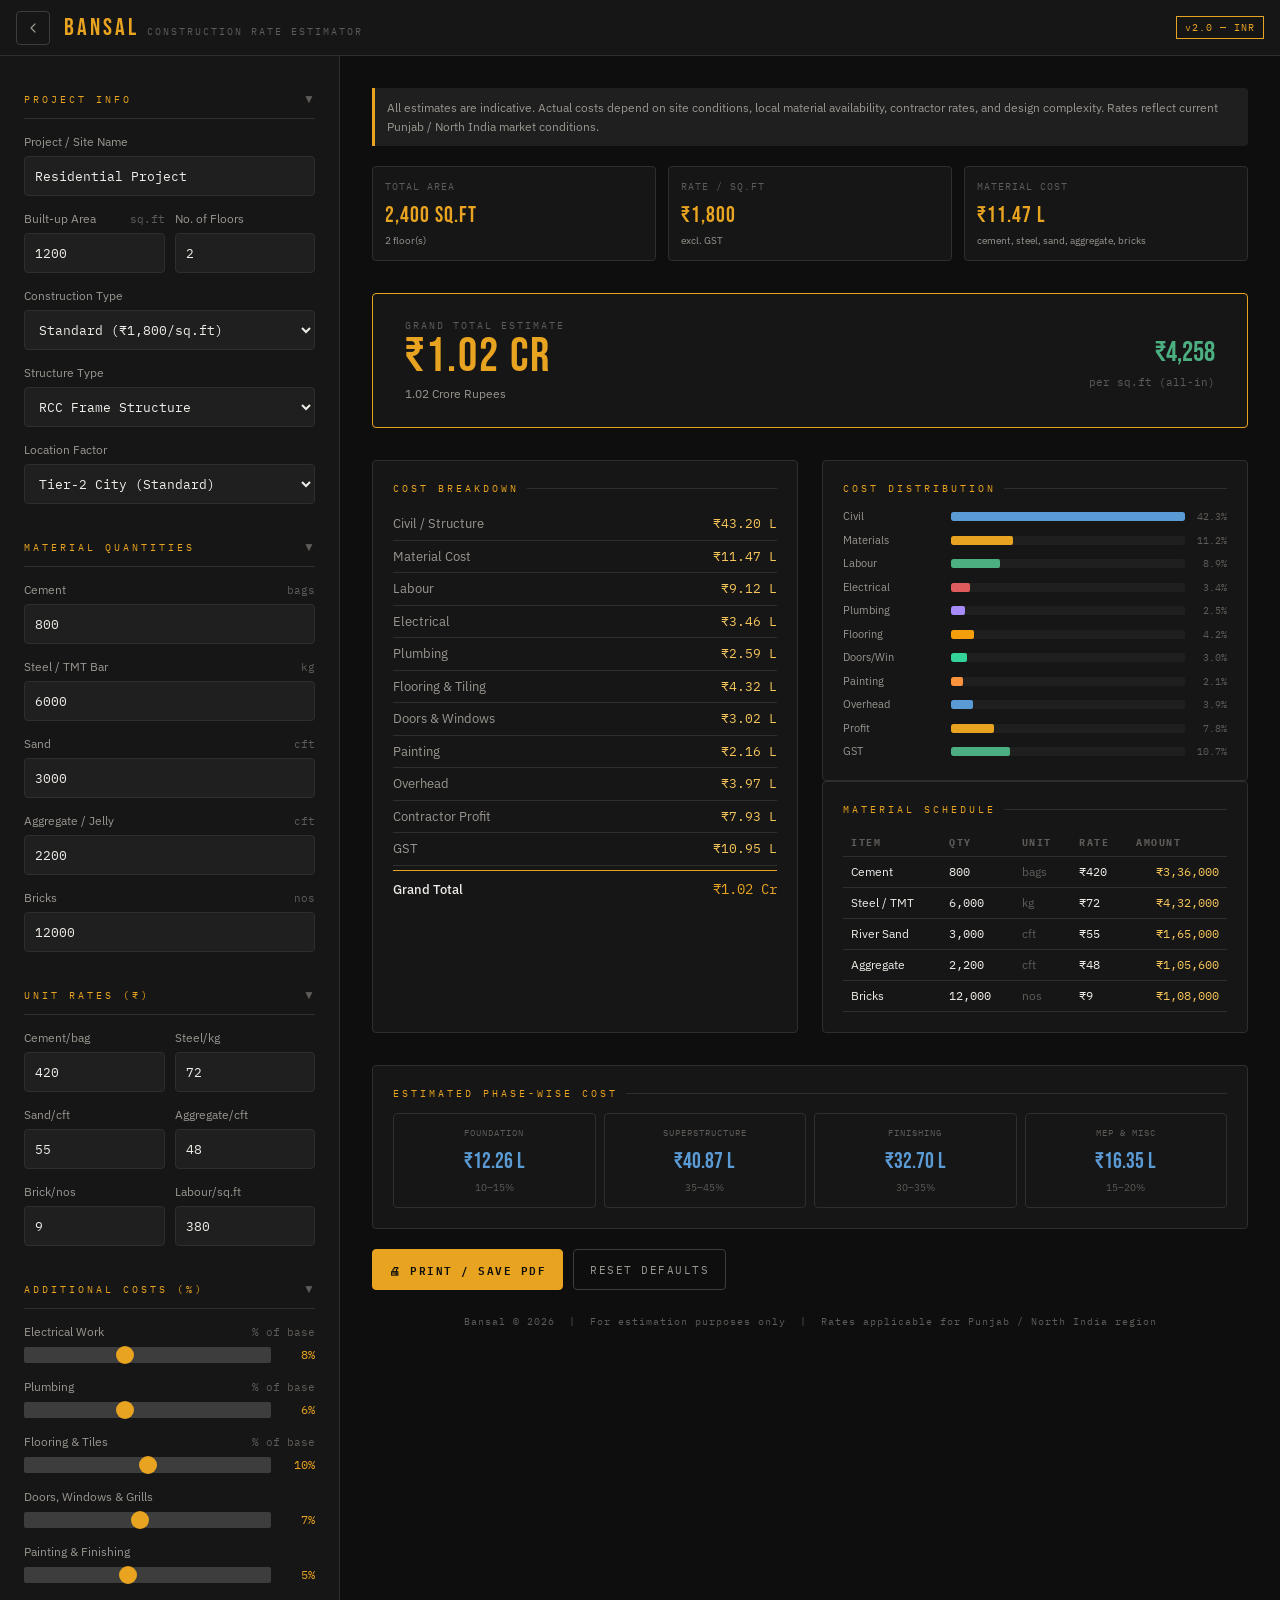
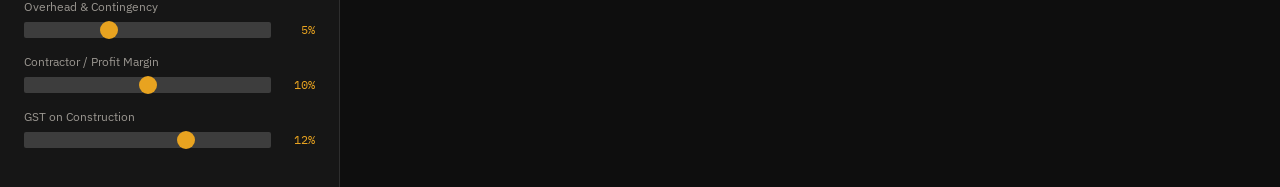
<file: cal.html>
<!DOCTYPE html>
<html lang="en">

<head>
    <meta charset="UTF-8" />
    <meta name="viewport" content="width=device-width, initial-scale=1.0" />
    <title>Construction Rate Calculator</title>
    <link rel="icon" type="image/x-icon" href="logo.ico">
    <link
        href="https://fonts.googleapis.com/css2?family=Bebas+Neue&family=IBM+Plex+Mono:wght@400;500&family=IBM+Plex+Sans:wght@300;400;500;600&display=swap"
        rel="stylesheet" />
    <script src="preloader.js"></script>
<style>
        *,
        *::before,
        *::after {
            box-sizing: border-box;
            margin: 0;
            padding: 0
        }

        /* Target the whole page */
        html {
            --scrollbar-bg: #1e2229;
            /* Dark slate track */
            --scrollbar-thumb: #f2a900;
            /* Structural accent (e.g., Construction Gold/Orange) */
            --scrollbar-hover: #d49400;
            /* Slightly darker shade for hover state */

            /* Firefox Support */
            scrollbar-width: thin;
            scrollbar-color: var(--scrollbar-thumb) var(--scrollbar-bg);
        }

        /* Webkit Browsers (Chrome, Safari, Edge, Opera) */
        ::-webkit-scrollbar {
            width: 10px;
            /* Width of the vertical scrollbar */
            height: 10px;
            /* Height of the horizontal scrollbar */
        }

        /* The track (background) of the scrollbar */
        ::-webkit-scrollbar-track {
            background: var(--scrollbar-bg);
            border-radius: 4px;
        }

        /* The draggable thumb */
        ::-webkit-scrollbar-thumb {
            background: var(--scrollbar-thumb);
            border-radius: 4px;
            border: 2px solid var(--scrollbar-bg);
            /* Creates a nice padding effect */
            transition: background 0.3s ease;
        }

        /* Thumb behavior on hover */
        ::-webkit-scrollbar-thumb:hover {
            background: var(--scrollbar-hover);
        }

        :root {
            --bg: #0e0e0e;
            --surface: #161616;
            --surface2: #1f1f1f;
            --border: #2e2e2e;
            --border2: #3d3d3d;
            --text: #f0ede8;
            --text2: #9a9690;
            --text3: #5e5b58;
            --accent: #e8a320;
            --accent2: #f5c55a;
            --green: #4caf82;
            --red: #e05c5c;
            --blue: #5b9bd5;
            --radius: 4px;
        }

        html {
            scroll-behavior: smooth
        }

        body {
            font-family: 'IBM Plex Sans', sans-serif;
            background: var(--bg);
            color: var(--text);
            min-height: 100vh;
            line-height: 1.5
        }

        /* ── HEADER ── */
        header {
            background: var(--surface);
            border-bottom: 1px solid var(--border);
            padding: 0 1rem;
            display: flex;
            align-items: center;
            justify-content: space-between;
            height: 56px;
            position: sticky;
            top: 0;
            z-index: 200;
        }

        .logo-wrap {
            display: flex;
            align-items: baseline;
            gap: 8px
        }

        .logo {
            font-family: 'Bebas Neue', sans-serif;
            font-size: 24px;
            letter-spacing: 3px;
            color: var(--accent)
        }

        .logo-sub {
            font-family: 'IBM Plex Mono', monospace;
            font-size: 10px;
            color: var(--text3);
            letter-spacing: 2px;
            text-transform: uppercase;
            display: none;
        }

        @media(min-width:480px) {
            .logo-sub {
                display: inline
            }
        }

        .header-badge {
            font-family: 'IBM Plex Mono', monospace;
            font-size: 10px;
            color: var(--accent);
            border: 1px solid var(--accent);
            padding: 3px 8px;
            letter-spacing: 1px;
            flex-shrink: 0;
        }

        .back-btn {
            display: flex;
            align-items: center;
            justify-content: center;
            width: 34px;
            height: 34px;
            border: 1px solid var(--border2);
            border-radius: 4px;
            color: var(--text2);
            text-decoration: none;
            transition: border-color .15s, color .15s;
            flex-shrink: 0;
        }

        .back-btn:hover {
            border-color: var(--accent);
            color: var(--accent)
        }

        /* ── MOBILE TAB BAR ── */
        .tab-bar {
            display: flex;
            background: var(--surface);
            border-bottom: 1px solid var(--border);
            position: sticky;
            top: 56px;
            z-index: 190;
        }

        @media(min-width:900px) {
            .tab-bar {
                display: none
            }
        }

        .tab-btn {
            flex: 1;
            padding: 11px 8px;
            font-family: 'IBM Plex Mono', monospace;
            font-size: 11px;
            letter-spacing: 1.5px;
            text-transform: uppercase;
            color: var(--text3);
            background: none;
            border: none;
            cursor: pointer;
            border-bottom: 2px solid transparent;
            transition: all .15s;
            -webkit-tap-highlight-color: transparent;
        }

        .tab-btn.active {
            color: var(--accent);
            border-bottom-color: var(--accent)
        }

        /* ── LAYOUT ── */
        .page {
            display: flex;
            flex-direction: column;
            min-height: calc(100vh - 56px)
        }

        @media(min-width:900px) {
            .page {
                display: grid;
                grid-template-columns: 340px 1fr;
                min-height: calc(100vh - 72px)
            }
        }

        /* ── SIDEBAR ── */
        .sidebar {
            background: var(--surface);
            border-bottom: 1px solid var(--border);
            padding: 1.25rem 1rem;
            overflow-y: auto;
        }

        @media(min-width:900px) {
            .sidebar {
                border-bottom: none;
                border-right: 1px solid var(--border);
                padding: 1.5rem;
                overflow-y: auto
            }
        }

        .sidebar.tab-hidden {
            display: none
        }

        @media(min-width:900px) {
            .sidebar.tab-hidden {
                display: block
            }
        }

        /* ── MAIN ── */
        .main {
            padding: 1rem;
            overflow-y: auto
        }

        @media(min-width:900px) {
            .main {
                padding: 2rem
            }
        }

        .main.tab-hidden {
            display: none
        }

        @media(min-width:900px) {
            .main.tab-hidden {
                display: block
            }
        }

        /* ── SECTION LABELS ── */
        .section-label {
            font-family: 'IBM Plex Mono', monospace;
            font-size: 10px;
            letter-spacing: 3px;
            text-transform: uppercase;
            color: var(--accent);
            margin-bottom: 12px;
            display: flex;
            align-items: center;
            gap: 8px;
        }

        .section-label::after {
            content: '';
            flex: 1;
            height: 1px;
            background: var(--border)
        }

        /* ── FORM ── */
        .field-group {
            margin-bottom: 14px
        }

        .field-label {
            font-size: 12px;
            color: var(--text2);
            margin-bottom: 5px;
            display: flex;
            justify-content: space-between;
            align-items: baseline;
        }

        .field-unit {
            color: var(--text3);
            font-family: 'IBM Plex Mono', monospace;
            font-size: 11px
        }

        input[type="number"],
        input[type="text"],
        select {
            width: 100%;
            background: var(--surface2);
            border: 1px solid var(--border);
            color: var(--text);
            font-family: 'IBM Plex Mono', monospace;
            font-size: 13px;
            padding: 9px 10px;
            border-radius: var(--radius);
            outline: none;
            transition: border-color .15s;
            -moz-appearance: textfield;
            min-height: 40px;
        }

        input[type="number"]::-webkit-outer-spin-button,
        input[type="number"]::-webkit-inner-spin-button {
            -webkit-appearance: none
        }

        input[type="number"]:focus,
        input[type="text"]:focus,
        select:focus {
            border-color: var(--accent)
        }

        select option {
            background: var(--surface2)
        }

        .inline-fields {
            display: grid;
            grid-template-columns: 1fr 1fr;
            gap: 10px
        }

        /* ── RANGE ── */
        .range-wrap {
            display: flex;
            align-items: center;
            gap: 8px
        }

        input[type="range"] {
            flex: 1;
            -webkit-appearance: none;
            height: 4px;
            background: var(--border2);
            border-radius: 2px;
            outline: none;
            padding: 8px 0;
            cursor: pointer;
        }

        input[type="range"]::-webkit-slider-thumb {
            -webkit-appearance: none;
            width: 18px;
            height: 18px;
            border-radius: 50%;
            background: var(--accent);
            cursor: pointer;
        }

        input[type="range"]::-moz-range-thumb {
            width: 18px;
            height: 18px;
            border-radius: 50%;
            background: var(--accent);
            border: none;
            cursor: pointer;
        }

        .range-val {
            font-family: 'IBM Plex Mono', monospace;
            font-size: 12px;
            color: var(--accent);
            min-width: 36px;
            text-align: right;
        }

        /* ── COLLAPSIBLE SECTIONS ── */
        .collapsible-header {
            display: flex;
            align-items: center;
            justify-content: space-between;
            cursor: pointer;
            padding: 10px 0;
            border-bottom: 1px solid var(--border);
            margin-bottom: 14px;
            -webkit-tap-highlight-color: transparent;
        }

        .collapsible-header .section-label {
            margin-bottom: 0;
            flex: 1
        }

        .collapsible-header .section-label::after {
            display: none
        }

        .chevron {
            font-size: 12px;
            color: var(--text3);
            transition: transform .2s;
            margin-left: 8px;
            flex-shrink: 0;
        }

        .collapsible-header.collapsed .chevron {
            transform: rotate(-90deg)
        }

        .collapsible-body {
            overflow: hidden;
            transition: max-height .3s ease
        }

        .collapsible-body.collapsed {
            max-height: 0 !important
        }

        /* ── NOTICE ── */
        .notice {
            background: var(--surface2);
            border-left: 3px solid var(--accent);
            padding: 10px 12px;
            font-size: 12px;
            color: var(--text2);
            border-radius: 0 var(--radius) var(--radius) 0;
            margin-bottom: 1.25rem;
            line-height: 1.6;
        }

        /* ── SUMMARY CARDS ── */
        .summary-grid {
            display: grid;
            grid-template-columns: 1fr 1fr;
            gap: 8px;
            margin-bottom: 1.25rem;
        }

        @media(min-width:500px) {
            .summary-grid {
                grid-template-columns: repeat(3, 1fr)
            }
        }

        @media(min-width:900px) {
            .summary-grid {
                gap: 12px;
                margin-bottom: 2rem
            }
        }


        @media(min-width:500px) {
            .sum-card:nth-child(3) {
                grid-column: auto
            }
        }

        .sum-card {
            background: var(--surface);
            border: 1px solid var(--border);
            border-radius: var(--radius);
            padding: 12px;
        }

        .sum-card-label {
            font-size: 10px;
            color: var(--text3);
            margin-bottom: 5px;
            font-family: 'IBM Plex Mono', monospace;
            letter-spacing: 1px;
            text-transform: uppercase;
        }

        .sum-card-value {
            font-size: 18px;
            font-family: 'Bebas Neue', sans-serif;
            letter-spacing: 1px;
            color: var(--accent);
        }

        @media(min-width:500px) {
            .sum-card-value {
                font-size: 22px
            }
        }

        .sum-card-sub {
            font-size: 10px;
            color: var(--text2);
            margin-top: 2px;
            line-height: 1.4
        }

        /* ── GRAND TOTAL ── */
        .grand-total {
            background: var(--surface);
            border: 1px solid var(--accent);
            border-radius: var(--radius);
            padding: 1.25rem;
            margin-bottom: 1.25rem;
        }

        @media(min-width:600px) {
            .grand-total {
                display: flex;
                align-items: center;
                justify-content: space-between;
                padding: 1.5rem 2rem;
                margin-bottom: 2rem;
            }
        }

        .gt-left .label {
            font-size: 10px;
            font-family: 'IBM Plex Mono', monospace;
            letter-spacing: 2px;
            color: var(--text3);
            text-transform: uppercase;
        }

        .gt-left .value {
            font-family: 'Bebas Neue', sans-serif;
            font-size: 42px;
            color: var(--accent);
            letter-spacing: 2px;
            line-height: 1;
        }

        @media(min-width:600px) {
            .gt-left .value {
                font-size: 48px
            }
        }

        .gt-left .sub {
            font-size: 12px;
            color: var(--text2);
            margin-top: 4px
        }

        .gt-right {
            margin-top: 10px;
            padding-top: 10px;
            border-top: 1px solid var(--border);
        }

        @media(min-width:600px) {
            .gt-right {
                margin-top: 0;
                padding-top: 0;
                border-top: none;
                text-align: right
            }
        }

        .gt-right .per-sqft {
            font-family: 'Bebas Neue', sans-serif;
            font-size: 24px;
            color: var(--green);
        }

        @media(min-width:600px) {
            .gt-right .per-sqft {
                font-size: 28px
            }
        }

        .gt-right .per-label {
            font-size: 11px;
            color: var(--text3);
            font-family: 'IBM Plex Mono', monospace
        }

        /* ── BREAKDOWN ── */
        .breakdown-grid {
            display: grid;
            grid-template-columns: 1fr;
            gap: 1rem;
            margin-bottom: 1.25rem;
        }

        @media(min-width:900px) {
            .breakdown-grid {
                grid-template-columns: 1fr 1fr;
                gap: 1.5rem;
                margin-bottom: 2rem
            }
        }

        .bk-card {
            background: var(--surface);
            border: 1px solid var(--border);
            border-radius: var(--radius);
            padding: 1rem;
            margin-bottom: 1rem;
        }

        @media(min-width:900px) {
            .bk-card {
                padding: 1.25rem;
                margin-bottom: 0
            }
        }

        .bk-row {
            display: flex;
            justify-content: space-between;
            align-items: center;
            padding: 6px 0;
            border-bottom: 1px solid var(--border);
            font-size: 12px;
        }

        @media(min-width:500px) {
            .bk-row {
                font-size: 13px
            }
        }

        .bk-row:last-child {
            border-bottom: none
        }

        .bk-row-label {
            color: var(--text2)
        }

        .bk-row-val {
            font-family: 'IBM Plex Mono', monospace;
            font-size: 12px;
            color: var(--text);
            text-align: right;
            margin-left: 8px;
            flex-shrink: 0;
        }

        @media(min-width:500px) {
            .bk-row-val {
                font-size: 13px
            }
        }

        .bk-row-val.accent {
            color: var(--accent2)
        }

        .bk-row-val.green {
            color: var(--green)
        }

        /* ── BAR CHART ── */
        .bar-chart {
            display: flex;
            flex-direction: column;
            gap: 7px
        }

        .bar-item {
            display: flex;
            align-items: center;
            gap: 8px
        }

        .bar-name {
            font-size: 11px;
            color: var(--text2);
            width: 90px;
            flex-shrink: 0;
        }

        @media(min-width:400px) {
            .bar-name {
                width: 100px
            }
        }

        .bar-track {
            flex: 1;
            background: var(--surface2);
            border-radius: 2px;
            height: 9px;
            overflow: hidden
        }

        .bar-fill {
            height: 100%;
            border-radius: 2px;
            transition: width .5s ease
        }

        .bar-pct {
            font-family: 'IBM Plex Mono', monospace;
            font-size: 10px;
            color: var(--text3);
            width: 34px;
            text-align: right;
            flex-shrink: 0;
        }

        /* ── MATERIAL TABLE ── */
        .table-wrap {
            overflow-x: auto;
            -webkit-overflow-scrolling: touch
        }

        .mat-table {
            width: 100%;
            border-collapse: collapse;
            min-width: 380px
        }

        .mat-table th {
            font-size: 10px;
            font-family: 'IBM Plex Mono', monospace;
            letter-spacing: 1.5px;
            color: var(--text3);
            text-transform: uppercase;
            text-align: left;
            padding: 6px 8px;
            border-bottom: 1px solid var(--border);
            white-space: nowrap;
        }

        .mat-table td {
            padding: 6px 8px;
            border-bottom: 1px solid var(--border);
            font-size: 12px;
            vertical-align: middle;
        }

        .mat-table td:last-child {
            text-align: right;
            font-family: 'IBM Plex Mono', monospace;
            color: var(--accent2);
        }

        /* ── PHASE CARDS ── */
        .phase-grid {
            display: grid;
            grid-template-columns: repeat(2, 1fr);
            gap: 8px;
        }

        @media(min-width:600px) {
            .phase-grid {
                grid-template-columns: repeat(4, 1fr)
            }
        }

        .phase-card {
            text-align: center;
            padding: 12px 8px;
            border: 1px solid var(--border);
            border-radius: 4px;
        }

        .phase-label {
            font-size: 9px;
            color: var(--text3);
            font-family: 'IBM Plex Mono', monospace;
            letter-spacing: 1px;
            margin-bottom: 6px;
            text-transform: uppercase;
        }

        .phase-val {
            font-family: 'Bebas Neue', sans-serif;
            font-size: 20px;
            color: var(--blue);
        }

        @media(min-width:500px) {
            .phase-val {
                font-size: 22px
            }
        }

        .phase-sub {
            font-size: 10px;
            color: var(--text3);
            margin-top: 2px
        }

        /* ── ACTION ROW ── */
        .action-row {
            display: flex;
            gap: 10px;
            margin-bottom: 1.5rem;
            flex-wrap: wrap
        }

        .btn {
            font-family: 'IBM Plex Mono', monospace;
            font-size: 11px;
            letter-spacing: 1.5px;
            text-transform: uppercase;
            padding: 10px 16px;
            border-radius: var(--radius);
            cursor: pointer;
            border: 1px solid var(--border2);
            background: transparent;
            color: var(--text2);
            transition: all .15s;
            -webkit-tap-highlight-color: transparent;
            min-height: 40px;
        }

        .btn:hover {
            border-color: var(--accent);
            color: var(--accent)
        }

        .btn-primary {
            background: var(--accent);
            color: #0e0e0e;
            border-color: var(--accent);
            font-weight: 600;
        }

        .btn-primary:hover {
            background: var(--accent2);
            border-color: var(--accent2);
            color: #0e0e0e
        }

        /* ── WATERMARK ── */
        .wm {
            font-size: 10px;
            color: var(--text3);
            font-family: 'IBM Plex Mono', monospace;
            letter-spacing: 1px;
            margin-top: 1.5rem;
            text-align: center;
            padding-bottom: 1.5rem;
        }

        .sidebar-gap {
            height: 10px
        }

        /* ── PRINT ── */
        @media print {
            body {
                background: white;
                color: black
            }

            :root {
                --bg: white;
                --surface: #f5f5f5;
                --surface2: #eee;
                --border: #ccc;
                --border2: #bbb;
                --text: #111;
                --text2: #555;
                --text3: #888;
                --accent: #c07f00;
                --accent2: #c07f00;
                --green: #2a7a4f
            }

            .sidebar,
            .tab-bar,
            .action-row {
                display: none !important
            }

            .page {
                display: block
            }

            .main {
                display: block !important;
                padding: 0
            }

            .collapsible-body {
                max-height: none !important
            }
        }
    </style>
</head>

<body>

    <header>
        <div style="display:flex;align-items:center;gap:.875rem">
            <a href="index.html" class="back-btn" title="Back to Home">
                <svg xmlns="http://www.w3.org/2000/svg" width="16" height="16" viewBox="0 0 24 24" fill="none"
                    stroke="currentColor" stroke-width="1.8" stroke-linecap="round" stroke-linejoin="round">
                    <polyline points="15 18 9 12 15 6" />
                </svg>
            </a>
            <div class="logo-wrap">
                <span class="logo">Bansal</span>
                <span class="logo-sub">Construction Rate Estimator</span>
            </div>
        </div>
        <span class="header-badge">v2.0 — INR</span>
    </header>

    <!-- Mobile tab switcher -->
    <div class="tab-bar" id="tab-bar">
        <button class="tab-btn active" data-tab="inputs" onclick="switchTab('inputs')">⚙ Inputs</button>
        <button class="tab-btn" data-tab="results" onclick="switchTab('results')">📊 Results</button>
    </div>

    <div class="page">

        <!-- ===== SIDEBAR / INPUTS ===== -->
        <aside class="sidebar" id="tab-inputs">

            <!-- Project Info -->
            <div class="collapsible-header" onclick="toggleSection(this)">
                <div class="section-label">Project Info</div>
                <span class="chevron">▼</span>
            </div>
            <div class="collapsible-body" style="max-height:600px">
                <div class="field-group">
                    <div class="field-label">Project / Site Name</div>
                    <input type="text" id="projectName" value="Residential Project" />
                </div>
                <div class="inline-fields">
                    <div class="field-group">
                        <div class="field-label">Built-up Area <span class="field-unit">sq.ft</span></div>
                        <input type="number" id="area" value="1200" min="100" />
                    </div>
                    <div class="field-group">
                        <div class="field-label">No. of Floors</div>
                        <input type="number" id="floors" value="2" min="1" max="20" />
                    </div>
                </div>
                <div class="field-group">
                    <div class="field-label">Construction Type</div>
                    <select id="constructionType">
                        <option value="economy">Economy (₹1,400/sq.ft)</option>
                        <option value="standard" selected>Standard (₹1,800/sq.ft)</option>
                        <option value="premium">Premium (₹2,400/sq.ft)</option>
                        <option value="luxury">Luxury (₹3,200/sq.ft)</option>
                        <option value="custom">Custom Rate</option>
                    </select>
                </div>
                <div class="field-group" id="customRateGroup" style="display:none">
                    <div class="field-label">Custom Base Rate <span class="field-unit">₹/sq.ft</span></div>
                    <input type="number" id="customRate" value="2000" min="500" />
                </div>
                <div class="field-group">
                    <div class="field-label">Structure Type</div>
                    <select id="structureType">
                        <option value="rcc">RCC Frame Structure</option>
                        <option value="loadbearing">Load Bearing</option>
                        <option value="steel">Steel Structure</option>
                        <option value="prefab">Prefabricated</option>
                    </select>
                </div>
                <div class="field-group">
                    <div class="field-label">Location Factor</div>
                    <select id="locationFactor">
                        <option value="0.85">Rural / Small Town (−15%)</option>
                        <option value="1.00" selected>Tier-2 City (Standard)</option>
                        <option value="1.15">Tier-1 City (+15%)</option>
                        <option value="1.30">Metro / NCR (+30%)</option>
                    </select>
                </div>
            </div>

            <div class="sidebar-gap"></div>

            <!-- Material Quantities -->
            <div class="collapsible-header" onclick="toggleSection(this)">
                <div class="section-label">Material Quantities</div>
                <span class="chevron">▼</span>
            </div>
            <div class="collapsible-body" style="max-height:600px">
                <div class="field-group">
                    <div class="field-label">Cement <span class="field-unit">bags</span></div>
                    <input type="number" id="cement" value="800" min="0" />
                </div>
                <div class="field-group">
                    <div class="field-label">Steel / TMT Bar <span class="field-unit">kg</span></div>
                    <input type="number" id="steel" value="6000" min="0" />
                </div>
                <div class="field-group">
                    <div class="field-label">Sand <span class="field-unit">cft</span></div>
                    <input type="number" id="sand" value="3000" min="0" />
                </div>
                <div class="field-group">
                    <div class="field-label">Aggregate / Jelly <span class="field-unit">cft</span></div>
                    <input type="number" id="aggregate" value="2200" min="0" />
                </div>
                <div class="field-group">
                    <div class="field-label">Bricks <span class="field-unit">nos</span></div>
                    <input type="number" id="bricks" value="12000" min="0" />
                </div>
            </div>

            <div class="sidebar-gap"></div>

            <!-- Unit Rates -->
            <div class="collapsible-header" onclick="toggleSection(this)">
                <div class="section-label">Unit Rates (₹)</div>
                <span class="chevron">▼</span>
            </div>
            <div class="collapsible-body" style="max-height:600px">
                <div class="inline-fields">
                    <div class="field-group">
                        <div class="field-label">Cement/bag</div>
                        <input type="number" id="rateCement" value="420" min="0" />
                    </div>
                    <div class="field-group">
                        <div class="field-label">Steel/kg</div>
                        <input type="number" id="rateSteel" value="72" min="0" />
                    </div>
                </div>
                <div class="inline-fields">
                    <div class="field-group">
                        <div class="field-label">Sand/cft</div>
                        <input type="number" id="rateSand" value="55" min="0" />
                    </div>
                    <div class="field-group">
                        <div class="field-label">Aggregate/cft</div>
                        <input type="number" id="rateAggregate" value="48" min="0" />
                    </div>
                </div>
                <div class="inline-fields">
                    <div class="field-group">
                        <div class="field-label">Brick/nos</div>
                        <input type="number" id="rateBrick" value="9" min="0" />
                    </div>
                    <div class="field-group">
                        <div class="field-label">Labour/sq.ft</div>
                        <input type="number" id="rateLabour" value="380" min="0" />
                    </div>
                </div>
            </div>

            <div class="sidebar-gap"></div>

            <!-- Additional Costs -->
            <div class="collapsible-header" onclick="toggleSection(this)">
                <div class="section-label">Additional Costs (%)</div>
                <span class="chevron">▼</span>
            </div>
            <div class="collapsible-body" style="max-height:800px">
                <div class="field-group">
                    <div class="field-label">Electrical Work <span class="field-unit">% of base</span></div>
                    <div class="range-wrap">
                        <input type="range" id="elecPct" min="0" max="20" value="8" step="0.5"
                            oninput="document.getElementById('elecPctVal').textContent=this.value+'%';calculate()" />
                        <span class="range-val" id="elecPctVal">8%</span>
                    </div>
                </div>
                <div class="field-group">
                    <div class="field-label">Plumbing <span class="field-unit">% of base</span></div>
                    <div class="range-wrap">
                        <input type="range" id="plumbPct" min="0" max="15" value="6" step="0.5"
                            oninput="document.getElementById('plumbPctVal').textContent=this.value+'%';calculate()" />
                        <span class="range-val" id="plumbPctVal">6%</span>
                    </div>
                </div>
                <div class="field-group">
                    <div class="field-label">Flooring & Tiles <span class="field-unit">% of base</span></div>
                    <div class="range-wrap">
                        <input type="range" id="floorPct" min="0" max="20" value="10" step="0.5"
                            oninput="document.getElementById('floorPctVal').textContent=this.value+'%';calculate()" />
                        <span class="range-val" id="floorPctVal">10%</span>
                    </div>
                </div>
                <div class="field-group">
                    <div class="field-label">Doors, Windows & Grills</div>
                    <div class="range-wrap">
                        <input type="range" id="dwPct" min="0" max="15" value="7" step="0.5"
                            oninput="document.getElementById('dwPctVal').textContent=this.value+'%';calculate()" />
                        <span class="range-val" id="dwPctVal">7%</span>
                    </div>
                </div>
                <div class="field-group">
                    <div class="field-label">Painting & Finishing</div>
                    <div class="range-wrap">
                        <input type="range" id="paintPct" min="0" max="12" value="5" step="0.5"
                            oninput="document.getElementById('paintPctVal').textContent=this.value+'%';calculate()" />
                        <span class="range-val" id="paintPctVal">5%</span>
                    </div>
                </div>
                <div class="field-group">
                    <div class="field-label">Overhead & Contingency</div>
                    <div class="range-wrap">
                        <input type="range" id="overheadPct" min="0" max="15" value="5" step="0.5"
                            oninput="document.getElementById('overheadPctVal').textContent=this.value+'%';calculate()" />
                        <span class="range-val" id="overheadPctVal">5%</span>
                    </div>
                </div>
                <div class="field-group">
                    <div class="field-label">Contractor / Profit Margin</div>
                    <div class="range-wrap">
                        <input type="range" id="profitPct" min="0" max="20" value="10" step="0.5"
                            oninput="document.getElementById('profitPctVal').textContent=this.value+'%';calculate()" />
                        <span class="range-val" id="profitPctVal">10%</span>
                    </div>
                </div>
                <div class="field-group">
                    <div class="field-label">GST on Construction</div>
                    <div class="range-wrap">
                        <input type="range" id="gstPct" min="0" max="18" value="12" step="1"
                            oninput="document.getElementById('gstPctVal').textContent=this.value+'%';calculate()" />
                        <span class="range-val" id="gstPctVal">12%</span>
                    </div>
                </div>
            </div>

            <!-- Mobile: calculate CTA -->
            <div style="margin-top:1.25rem;display:none" id="calc-cta-mobile">
                <button class="btn btn-primary" style="width:100%" onclick="switchTab('results')">View Results
                    →</button>
            </div>

        </aside>

        <!-- ===== MAIN / RESULTS ===== -->
        <main class="main" id="tab-results">

            <div class="notice">
                All estimates are indicative. Actual costs depend on site conditions, local material availability,
                contractor rates, and design complexity. Rates reflect current Punjab / North India market conditions.
            </div>

            <!-- Summary Cards -->
            <div class="summary-grid">
                <div class="sum-card">
                    <div class="sum-card-label">Total Area</div>
                    <div class="sum-card-value" id="s-area">—</div>
                    <div class="sum-card-sub"><span id="s-floors">—</span> floor(s)</div>
                </div>
                <div class="sum-card">
                    <div class="sum-card-label">Rate / sq.ft</div>
                    <div class="sum-card-value" id="s-rate">—</div>
                    <div class="sum-card-sub">excl. GST</div>
                </div>
                <div class="sum-card">
                    <div class="sum-card-label">Material Cost</div>
                    <div class="sum-card-value" id="s-mat">—</div>
                    <div class="sum-card-sub">cement, steel, sand, aggregate, bricks</div>
                </div>
            </div>

            <!-- Grand Total -->
            <div class="grand-total">
                <div class="gt-left">
                    <div class="label">Grand Total Estimate</div>
                    <div class="value" id="grand-total">₹0</div>
                    <div class="sub" id="grand-total-words">—</div>
                </div>
                <div class="gt-right">
                    <div class="per-sqft" id="per-sqft-final">₹0</div>
                    <div class="per-label">per sq.ft (all-in)</div>
                </div>
            </div>

            <!-- Cost Breakdown + Chart -->
            <div class="breakdown-grid">
                <div class="bk-card">
                    <div class="section-label">Cost Breakdown</div>
                    <div class="bk-row"><span class="bk-row-label">Civil / Structure</span><span
                            class="bk-row-val accent" id="bd-civil">—</span></div>
                    <div class="bk-row"><span class="bk-row-label">Material Cost</span><span class="bk-row-val accent"
                            id="bd-mat">—</span></div>
                    <div class="bk-row"><span class="bk-row-label">Labour</span><span class="bk-row-val accent"
                            id="bd-labour">—</span></div>
                    <div class="bk-row"><span class="bk-row-label">Electrical</span><span class="bk-row-val accent"
                            id="bd-elec">—</span></div>
                    <div class="bk-row"><span class="bk-row-label">Plumbing</span><span class="bk-row-val accent"
                            id="bd-plumb">—</span></div>
                    <div class="bk-row"><span class="bk-row-label">Flooring & Tiling</span><span
                            class="bk-row-val accent" id="bd-floor">—</span></div>
                    <div class="bk-row"><span class="bk-row-label">Doors & Windows</span><span class="bk-row-val accent"
                            id="bd-dw">—</span></div>
                    <div class="bk-row"><span class="bk-row-label">Painting</span><span class="bk-row-val accent"
                            id="bd-paint">—</span></div>
                    <div class="bk-row"><span class="bk-row-label">Overhead</span><span class="bk-row-val accent"
                            id="bd-overhead">—</span></div>
                    <div class="bk-row"><span class="bk-row-label">Contractor Profit</span><span
                            class="bk-row-val accent" id="bd-profit">—</span></div>
                    <div class="bk-row"><span class="bk-row-label">GST</span><span class="bk-row-val accent"
                            id="bd-gst">—</span></div>
                    <div class="bk-row" style="border-top:1px solid var(--accent);margin-top:4px;padding-top:8px">
                        <span class="bk-row-label" style="color:var(--text);font-weight:500">Grand Total</span>
                        <span class="bk-row-val" style="color:var(--accent);font-size:14px" id="bd-total">—</span>
                    </div>
                </div>

                <div>
                    <div class="bk-card">
                        <div class="section-label">Cost Distribution</div>
                        <div class="bar-chart" id="bar-chart"></div>
                    </div>
                    <div class="bk-card">
                        <div class="section-label">Material Schedule</div>
                        <div class="table-wrap">
                            <table class="mat-table">
                                <thead>
                                    <tr>
                                        <th>Item</th>
                                        <th>Qty</th>
                                        <th>Unit</th>
                                        <th>Rate</th>
                                        <th>Amount</th>
                                    </tr>
                                </thead>
                                <tbody id="mat-table-body"></tbody>
                            </table>
                        </div>
                    </div>
                </div>
            </div>

            <!-- Phase Cards -->
            <div class="bk-card" style="margin-bottom:1.25rem">
                <div class="section-label">Estimated Phase-wise Cost</div>
                <div class="phase-grid">
                    <div class="phase-card">
                        <div class="phase-label">Foundation</div>
                        <div class="phase-val" id="ph-foundation">—</div>
                        <div class="phase-sub">10–15%</div>
                    </div>
                    <div class="phase-card">
                        <div class="phase-label">Superstructure</div>
                        <div class="phase-val" id="ph-super">—</div>
                        <div class="phase-sub">35–45%</div>
                    </div>
                    <div class="phase-card">
                        <div class="phase-label">Finishing</div>
                        <div class="phase-val" id="ph-finish">—</div>
                        <div class="phase-sub">30–35%</div>
                    </div>
                    <div class="phase-card">
                        <div class="phase-label">MEP & Misc</div>
                        <div class="phase-val" id="ph-mep">—</div>
                        <div class="phase-sub">15–20%</div>
                    </div>
                </div>
            </div>

            <div class="action-row">
                <button class="btn btn-primary" onclick="window.print()">🖨 Print / Save PDF</button>
                <button class="btn" onclick="resetForm()">Reset Defaults</button>
            </div>

            <div class="wm">Bansal © 2026 &nbsp;|&nbsp; For estimation purposes only &nbsp;|&nbsp; Rates applicable
                for Punjab / North India region</div>
        </main>
    </div>

    <script>
        const typeRates = { economy: 1400, standard: 1800, premium: 2400, luxury: 3200, custom: 0 };
        const BAR_COLORS = ['#5b9bd5', '#e8a320', '#4caf82', '#e05c5c', '#a78bfa', '#f59e0b', '#34d399', '#fb923c'];

        // ── Track which tab is currently active ──
        let activeTab = 'inputs';

        function v(id) { return parseFloat(document.getElementById(id).value) || 0 }
        function s(id) { return document.getElementById(id).value }

        function fmt(n) {
            if (n >= 1e7) return '₹' + (n / 1e7).toFixed(2) + ' Cr';
            if (n >= 1e5) return '₹' + (n / 1e5).toFixed(2) + ' L';
            return '₹' + Math.round(n).toLocaleString('en-IN');
        }
        function toWords(n) {
            if (n >= 1e7) return (n / 1e7).toFixed(2) + ' Crore Rupees';
            if (n >= 1e5) return (n / 1e5).toFixed(2) + ' Lakh Rupees';
            return '₹' + Math.round(n).toLocaleString('en-IN');
        }

        function calculate() {
            const area = v('area'), floors = v('floors') || 1, totalArea = area * floors;
            const locFactor = parseFloat(s('locationFactor')) || 1;
            const type = s('constructionType');
            const baseRate = type === 'custom' ? v('customRate') : typeRates[type];
            const adjustedRate = baseRate * locFactor;

            const matCement = v('cement') * v('rateCement');
            const matSteel = v('steel') * v('rateSteel');
            const matSand = v('sand') * v('rateSand');
            const matAgg = v('aggregate') * v('rateAggregate');
            const matBrick = v('bricks') * v('rateBrick');
            const matTotal = matCement + matSteel + matSand + matAgg + matBrick;

            const labourTotal = totalArea * v('rateLabour');
            const civilBase = adjustedRate * totalArea;

            const elecAmt = civilBase * v('elecPct') / 100;
            const plumbAmt = civilBase * v('plumbPct') / 100;
            const floorAmt = civilBase * v('floorPct') / 100;
            const dwAmt = civilBase * v('dwPct') / 100;
            const paintAmt = civilBase * v('paintPct') / 100;

            const subTotal1 = civilBase + matTotal + labourTotal + elecAmt + plumbAmt + floorAmt + dwAmt + paintAmt;
            const overheadAmt = subTotal1 * v('overheadPct') / 100;
            const profitAmt = subTotal1 * v('profitPct') / 100;
            const subTotal2 = subTotal1 + overheadAmt + profitAmt;
            const gstAmt = subTotal2 * v('gstPct') / 100;
            const grandTotal = subTotal2 + gstAmt;
            const perSqft = totalArea > 0 ? grandTotal / totalArea : 0;

            document.getElementById('s-area').textContent = totalArea.toLocaleString('en-IN') + ' sq.ft';
            document.getElementById('s-floors').textContent = floors;
            document.getElementById('s-rate').textContent = '₹' + Math.round(adjustedRate).toLocaleString('en-IN');
            document.getElementById('s-mat').textContent = fmt(matTotal);

            document.getElementById('grand-total').textContent = fmt(grandTotal);
            document.getElementById('grand-total-words').textContent = toWords(grandTotal);
            document.getElementById('per-sqft-final').textContent = '₹' + Math.round(perSqft).toLocaleString('en-IN');

            const set = (id, val) => document.getElementById(id).textContent = fmt(val);
            set('bd-civil', civilBase); set('bd-mat', matTotal); set('bd-labour', labourTotal);
            set('bd-elec', elecAmt); set('bd-plumb', plumbAmt); set('bd-floor', floorAmt);
            set('bd-dw', dwAmt); set('bd-paint', paintAmt); set('bd-overhead', overheadAmt);
            set('bd-profit', profitAmt); set('bd-gst', gstAmt);
            document.getElementById('bd-total').textContent = fmt(grandTotal);

            const bars = [
                { name: 'Civil', val: civilBase }, { name: 'Materials', val: matTotal },
                { name: 'Labour', val: labourTotal }, { name: 'Electrical', val: elecAmt },
                { name: 'Plumbing', val: plumbAmt }, { name: 'Flooring', val: floorAmt },
                { name: 'Doors/Win', val: dwAmt }, { name: 'Painting', val: paintAmt },
                { name: 'Overhead', val: overheadAmt }, { name: 'Profit', val: profitAmt }, { name: 'GST', val: gstAmt },
            ];
            const maxVal = Math.max(...bars.map(b => b.val));
            document.getElementById('bar-chart').innerHTML = bars.map((b, i) => {
                const pct = maxVal > 0 ? (b.val / maxVal * 100).toFixed(1) : 0;
                const pctOfTotal = grandTotal > 0 ? (b.val / grandTotal * 100).toFixed(1) : 0;
                return `<div class="bar-item">
<span class="bar-name">${b.name}</span>
<div class="bar-track"><div class="bar-fill" style="width:${pct}%;background:${BAR_COLORS[i % BAR_COLORS.length]}"></div></div>
<span class="bar-pct">${pctOfTotal}%</span></div>`;
            }).join('');

            const mats = [
                { name: 'Cement', qty: v('cement'), unit: 'bags', rate: v('rateCement'), amt: matCement },
                { name: 'Steel / TMT', qty: v('steel'), unit: 'kg', rate: v('rateSteel'), amt: matSteel },
                { name: 'River Sand', qty: v('sand'), unit: 'cft', rate: v('rateSand'), amt: matSand },
                { name: 'Aggregate', qty: v('aggregate'), unit: 'cft', rate: v('rateAggregate'), amt: matAgg },
                { name: 'Bricks', qty: v('bricks'), unit: 'nos', rate: v('rateBrick'), amt: matBrick },
            ];
            document.getElementById('mat-table-body').innerHTML = mats.map(m =>
                `<tr>
<td>${m.name}</td>
<td style="font-family:'IBM Plex Mono',monospace">${m.qty.toLocaleString('en-IN')}</td>
<td style="color:var(--text3)">${m.unit}</td>
<td style="font-family:'IBM Plex Mono',monospace">₹${m.rate}</td>
<td>₹${Math.round(m.amt).toLocaleString('en-IN')}</td>
</tr>`).join('');

            const ph = pct => fmt(grandTotal * pct);
            document.getElementById('ph-foundation').textContent = ph(0.12);
            document.getElementById('ph-super').textContent = ph(0.40);
            document.getElementById('ph-finish').textContent = ph(0.32);
            document.getElementById('ph-mep').textContent = ph(0.16);
        }

        function resetForm() {
            document.getElementById('area').value = 1200;
            document.getElementById('floors').value = 2;
            document.getElementById('constructionType').value = 'standard';
            document.getElementById('structureType').value = 'rcc';
            document.getElementById('locationFactor').value = 1.00;
            document.getElementById('cement').value = 800;
            document.getElementById('steel').value = 6000;
            document.getElementById('sand').value = 3000;
            document.getElementById('aggregate').value = 2200;
            document.getElementById('bricks').value = 12000;
            document.getElementById('rateCement').value = 420;
            document.getElementById('rateSteel').value = 72;
            document.getElementById('rateSand').value = 55;
            document.getElementById('rateAggregate').value = 48;
            document.getElementById('rateBrick').value = 9;
            document.getElementById('rateLabour').value = 380;
            const defaults = { elecPct: 8, plumbPct: 6, floorPct: 10, dwPct: 7, paintPct: 5, overheadPct: 5, profitPct: 10, gstPct: 12 };
            ['elecPct', 'plumbPct', 'floorPct', 'dwPct', 'paintPct', 'overheadPct', 'profitPct', 'gstPct'].forEach(id => {
                document.getElementById(id).value = defaults[id];
                document.getElementById(id + 'Val').textContent = defaults[id] + '%';
            });
            calculate();
        }

        // ── FIXED: remember activeTab so resize events don't wipe the results panel ──
        function switchTab(tab) {
            activeTab = tab;
            const isInputs = tab === 'inputs';
            document.getElementById('tab-inputs').classList.toggle('tab-hidden', !isInputs);
            document.getElementById('tab-results').classList.toggle('tab-hidden', isInputs);
            document.querySelectorAll('.tab-btn').forEach(b => b.classList.toggle('active', b.dataset.tab === tab));
            const cta = document.getElementById('calc-cta-mobile');
            if (cta) cta.style.display = isInputs ? 'block' : 'none';
        }

        function toggleSection(header) {
            header.classList.toggle('collapsed');
            const body = header.nextElementSibling;
            body.classList.toggle('collapsed');
        }

        function initMobileCTA() {
            const cta = document.getElementById('calc-cta-mobile');
            if (window.innerWidth < 900 && cta) cta.style.display = activeTab === 'inputs' ? 'block' : 'none';
        }

        document.getElementById('constructionType').addEventListener('change', function () {
            document.getElementById('customRateGroup').style.display = this.value === 'custom' ? 'block' : 'none';
            calculate();
        });
        document.querySelectorAll('input[type="number"],input[type="text"],select').forEach(el => {
            el.addEventListener('input', calculate);
            el.addEventListener('change', calculate);
        });

        // ── FIXED: respect activeTab on resize, don't blindly reset to inputs ──
        function initLayout() {
            if (window.innerWidth >= 900) {
                document.getElementById('tab-inputs').classList.remove('tab-hidden');
                document.getElementById('tab-results').classList.remove('tab-hidden');
            } else {
                const isInputs = activeTab === 'inputs';
                document.getElementById('tab-inputs').classList.toggle('tab-hidden', !isInputs);
                document.getElementById('tab-results').classList.toggle('tab-hidden', isInputs);
                initMobileCTA();
            }
        }

        initLayout();
        window.addEventListener('resize', initLayout);
        calculate();
    </script>


    <script>
        const TitleManager = {
            // Internal State
            baseTitle: document.title,
            currentInterval: null,
            unreadCount: 0,

            // Core Helper: Safely clears any active animation
            clearActiveAnimation() {
                clearInterval(this.currentInterval);
                this.currentInterval = null;
                this.updateDisplay();
            },

            // Core Helper: Refreshes the title with the unread count prefix if applicable
            updateDisplay(text = this.baseTitle) {
                const prefix = this.unreadCount > 0 ? `(${this.unreadCount}) ` : '';
                document.title = prefix + text;
            },

            // 1. DYNAMIC UNREAD COUNTER
            setUnreadCount(count) {
                this.unreadCount = count;
                this.updateDisplay();
            },

            clearUnreadCount() {
                this.unreadCount = 0;
                this.updateDisplay();
            },

            // 2. THE MARQUEE SCROLLER
            startMarquee(speed = 150) {
                this.clearActiveAnimation();
                let text = this.baseTitle + "   |   "; // Added spacing for smooth looping

                this.currentInterval = setInterval(() => {
                    text = text.substring(1) + text.substring(0, 1);
                    this.updateDisplay(text);
                }, speed);
            },

            // 3. THE LIVE TYPING EFFECT
            type(newMessage, speed = 100, holdTime = 3000) {
                this.clearActiveAnimation();
                let index = 0;
                let direction = 1; // 1 = typing forward, -1 = deleting
                let currentText = "";

                this.currentInterval = setInterval(() => {
                    if (direction === 1) {
                        currentText = newMessage.substring(0, index + 1);
                        this.updateDisplay(currentText);
                        index++;

                        // Finished typing
                        if (index === newMessage.length) {
                            direction = 0; // Pause state
                            setTimeout(() => { direction = -1; }, holdTime); // Hold before deleting
                        }
                    } else if (direction === -1) {
                        currentText = newMessage.substring(0, index - 1);
                        this.updateDisplay(currentText);
                        index--;

                        // Finished deleting, loop back to main marquee
                        if (index === 0) {
                            this.startMarquee();
                        }
                    }
                }, speed);
            },

            // 4. SMART ATTENTION GRABBER (Visibility API)
            initVisibilityCheck() {
                document.addEventListener('visibilitychange', () => {
                    if (document.hidden) {
                        // User left: Flash an emergency notice
                        this.clearActiveAnimation();
                        let toggle = false;
                        this.currentInterval = setInterval(() => {
                            document.title = toggle ? "📢 WE MISS YOU!" : "👀 Come Look!";
                            toggle = !toggle;
                        }, 800);
                    } else {
                        // User returned: Go back to normal marquee
                        this.startMarquee();
                    }
                });
            }
        };

        // --- RUN UPON PAGE LOAD ---
        TitleManager.startMarquee();        // Start rolling the text
        TitleManager.initVisibilityCheck(); // Listen for tab switches
    </script>
</body>

</html>
</file>
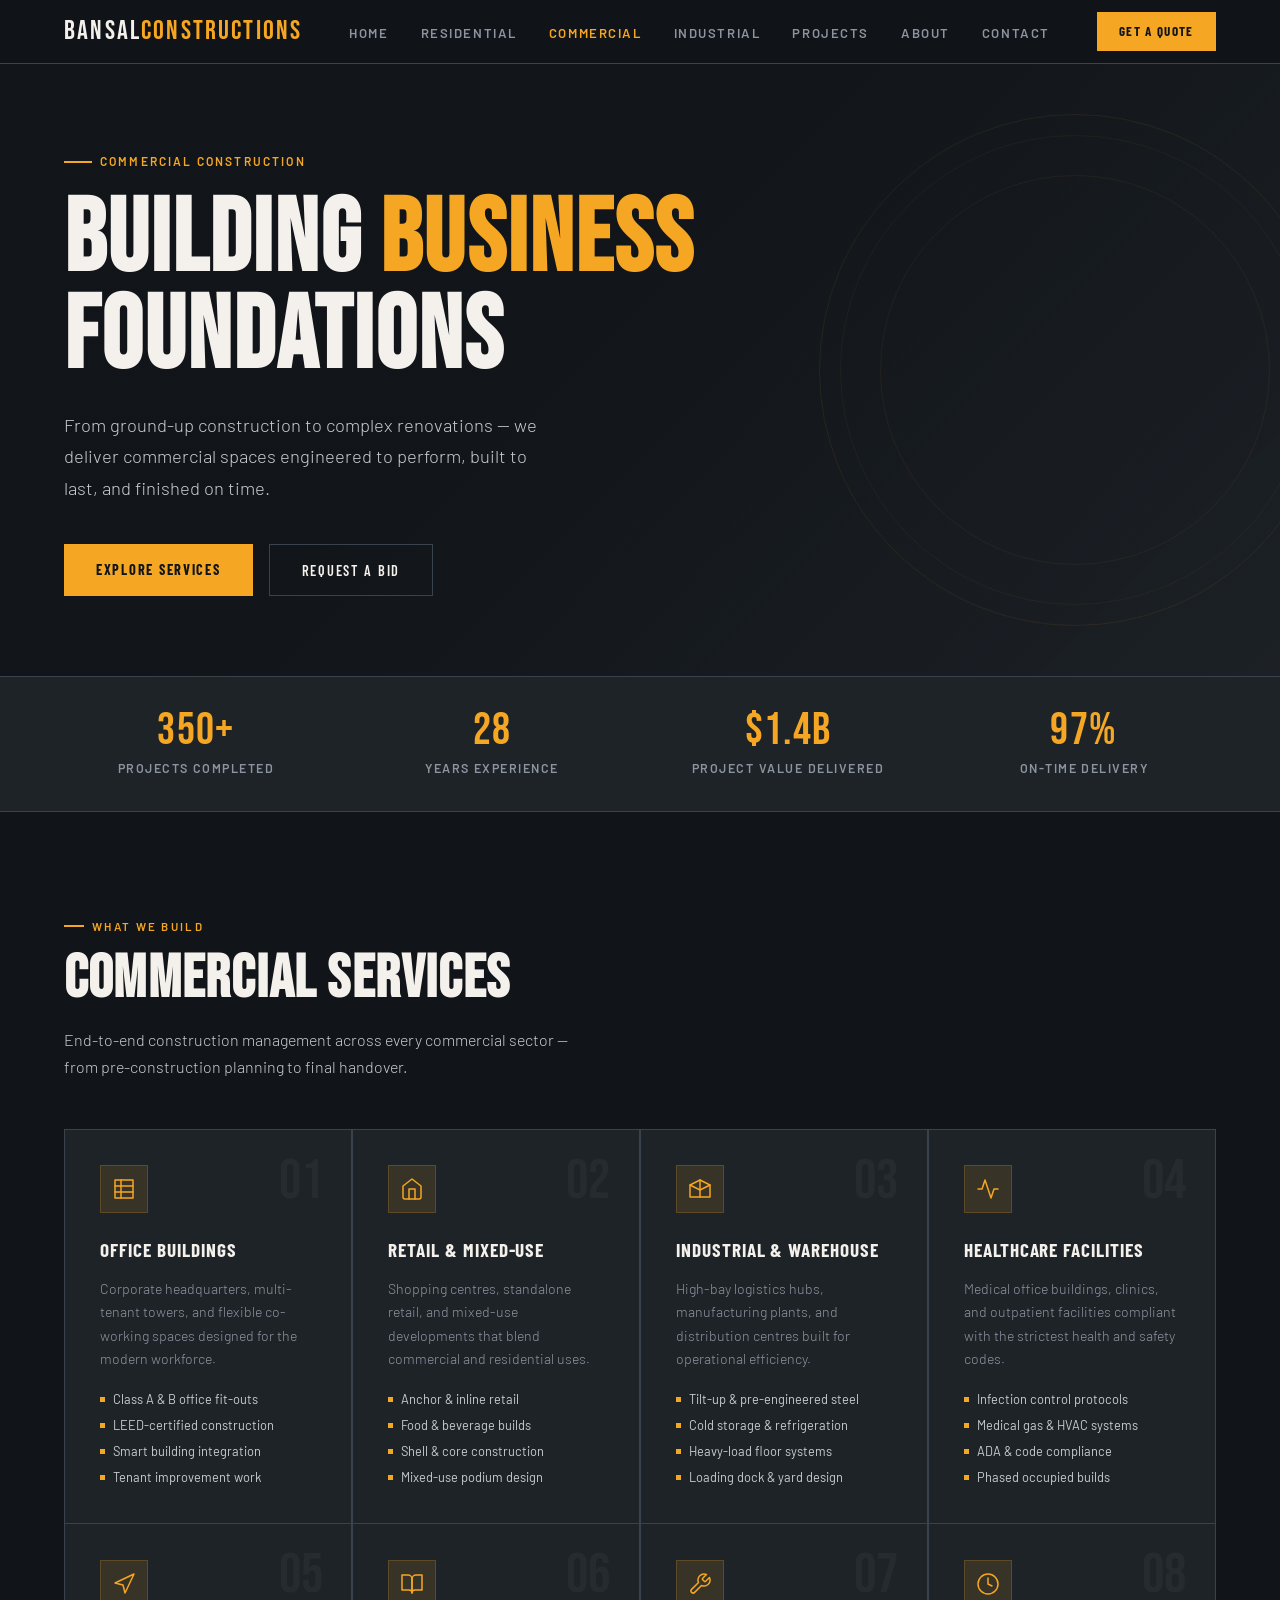
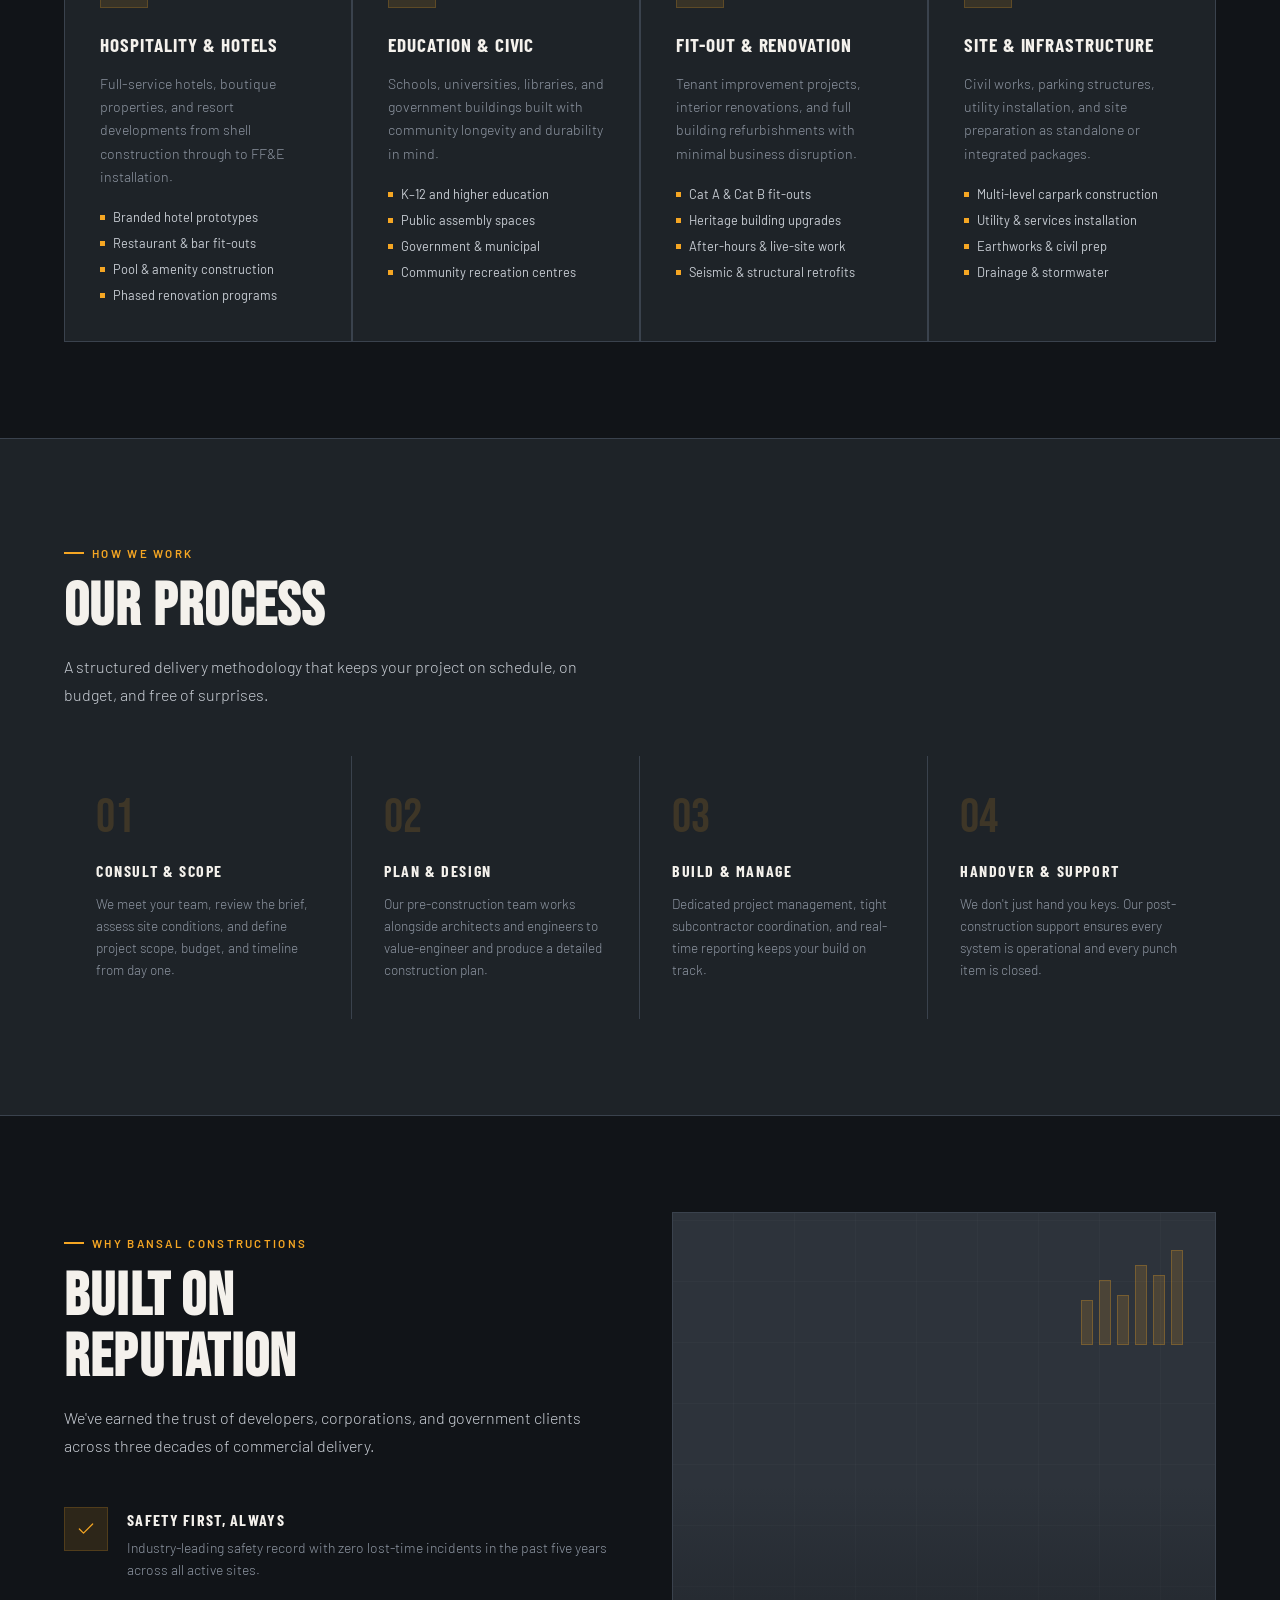
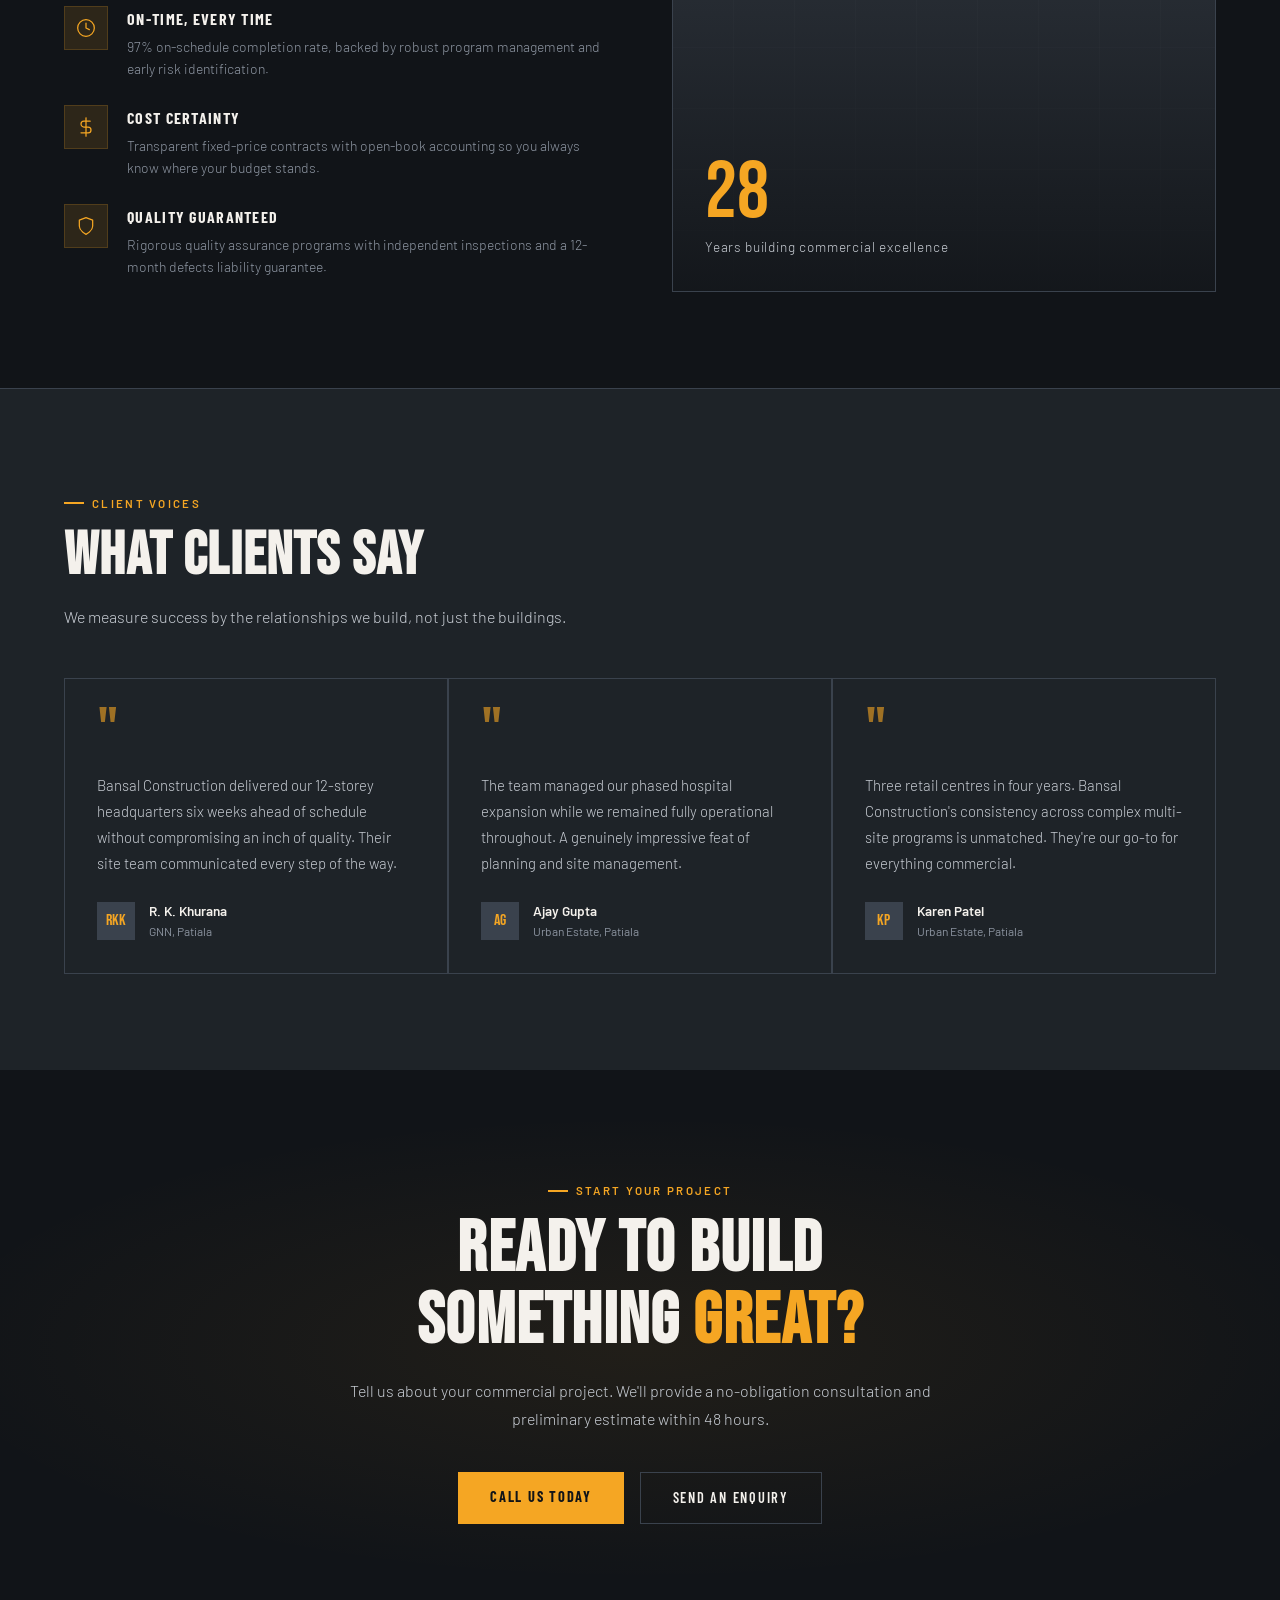
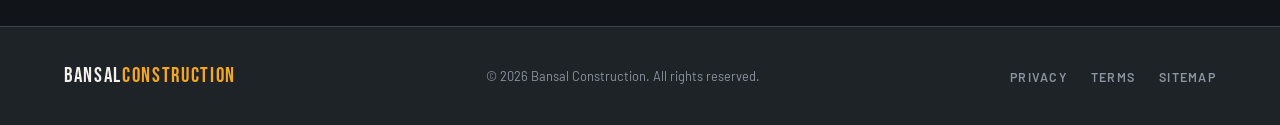
<file: commercial.html>
<!DOCTYPE html>
<html lang="en">

<head>
    <meta charset="UTF-8">
    <meta name="viewport" content="width=device-width, initial-scale=1.0">
    <title>Commercial Services — Bansal Construction</title>
    <link rel="icon" type="image/x-icon" href="logo.ico">
    <link rel="preconnect" href="https://fonts.googleapis.com">
    <link
        href="https://fonts.googleapis.com/css2?family=Bebas+Neue&family=Barlow:wght@300;400;500;600&family=Barlow+Condensed:wght@600;700&display=swap"
        rel="stylesheet">
    <script src="preloader.js"></script>
<style>
        *,
        *::before,
        *::after {
            box-sizing: border-box;
            margin: 0;
            padding: 0;
        }

        /* Target the whole page */
        html {
            --scrollbar-bg: #1e2229;
            /* Dark slate track */
            --scrollbar-thumb: #f2a900;
            /* Structural accent (e.g., Construction Gold/Orange) */
            --scrollbar-hover: #d49400;
            /* Slightly darker shade for hover state */

            /* Firefox Support */
            scrollbar-width: thin;
            scrollbar-color: var(--scrollbar-thumb) var(--scrollbar-bg);
        }

        /* Webkit Browsers (Chrome, Safari, Edge, Opera) */
        ::-webkit-scrollbar {
            width: 10px;
            /* Width of the vertical scrollbar */
            height: 10px;
            /* Height of the horizontal scrollbar */
        }

        /* The track (background) of the scrollbar */
        ::-webkit-scrollbar-track {
            background: var(--scrollbar-bg);
            border-radius: 4px;
        }

        /* The draggable thumb */
        ::-webkit-scrollbar-thumb {
            background: var(--scrollbar-thumb);
            border-radius: 4px;
            border: 2px solid var(--scrollbar-bg);
            /* Creates a nice padding effect */
            transition: background 0.3s ease;
        }

        /* Thumb behavior on hover */
        ::-webkit-scrollbar-thumb:hover {
            background: var(--scrollbar-hover);
        }

        :root {
            --steel: #111418;
            --steel-mid: #1e2328;
            --steel-light: #2d333b;
            --steel-border: #3a424d;
            --amber: #f5a623;
            --amber-dark: #d4891a;
            --amber-glow: rgba(245, 166, 35, 0.12);
            --white: #f4f1ec;
            --muted: #8c94a0;
            --light: #c8cdd4;
        }

        html {
            scroll-behavior: smooth;
        }

        body {
            font-family: 'Barlow', sans-serif;
            background: var(--steel);
            color: var(--white);
            line-height: 1.6;
            overflow-x: hidden;
        }

        /* ── NAV ─────────────────────────────── */
        nav {
            position: sticky;
            top: 0;
            z-index: 100;
            background: rgba(17, 20, 24, 0.95);
            backdrop-filter: blur(8px);
            border-bottom: 1px solid var(--steel-border);
            padding: 0 clamp(1.5rem, 5vw, 4rem);
            display: flex;
            align-items: center;
            justify-content: space-between;
            height: 64px;
        }

        .logo {
            font-family: 'Bebas Neue', sans-serif;
            font-size: 1.7rem;
            letter-spacing: 0.08em;
            color: var(--white);
            text-decoration: none;
        }

        .logo span {
            color: var(--amber);
        }

        .nav-links {
            display: flex;
            gap: 2rem;
            list-style: none;
        }

        .nav-links a {
            font-size: 0.82rem;
            font-weight: 600;
            letter-spacing: 0.12em;
            text-transform: uppercase;
            color: var(--muted);
            text-decoration: none;
            transition: color 0.2s;
        }

        .nav-links a:hover,
        .nav-links a.active {
            color: var(--amber);
        }

        .nav-cta {
            background: var(--amber);
            color: var(--steel);
            font-family: 'Barlow Condensed', sans-serif;
            font-weight: 700;
            font-size: 0.82rem;
            letter-spacing: 0.1em;
            text-transform: uppercase;
            padding: 0.55rem 1.4rem;
            border: none;
            cursor: pointer;
            text-decoration: none;
            transition: background 0.2s;
        }

        .nav-cta:hover {
            background: var(--amber-dark);
        }

        .hamburger {
            display: none;
            flex-direction: column;
            gap: 5px;
            cursor: pointer;
            padding: 8px;
            background: none;
            border: none;
            /* Ensure it's always on top and tappable */
            position: relative;
            z-index: 101;
        }

        .hamburger span {
            display: block;
            width: 24px;
            height: 2px;
            background: var(--white);
            transition: all 0.3s;
            pointer-events: none;
            /* spans shouldn't capture events */
        }

        /* Animated hamburger → X when open */
        .hamburger.open span:nth-child(1) {
            transform: translateY(7px) rotate(45deg);
        }

        .hamburger.open span:nth-child(2) {
            opacity: 0;
            transform: scaleX(0);
        }

        .hamburger.open span:nth-child(3) {
            transform: translateY(-7px) rotate(-45deg);
        }

        /* ── HERO ─────────────────────────────── */
        .hero {
            position: relative;
            min-height: clamp(420px, 55vh, 620px);
            display: flex;
            align-items: center;
            padding: clamp(3rem, 8vw, 5rem) clamp(1.5rem, 5vw, 4rem);
            overflow: hidden;
        }

        .hero-bg {
            position: absolute;
            inset: 0;
            background:
                linear-gradient(135deg, rgba(17, 20, 24, 0.97) 40%, rgba(30, 35, 40, 0.85) 100%),
                repeating-linear-gradient(-55deg,
                    transparent,
                    transparent 40px,
                    rgba(245, 166, 35, 0.03) 40px,
                    rgba(245, 166, 35, 0.03) 41px);
        }

        .hero-accent {
            position: absolute;
            right: -4%;
            top: 50%;
            transform: translateY(-50%);
            width: clamp(260px, 40vw, 520px);
            height: clamp(260px, 40vw, 520px);
            border: 1px solid rgba(245, 166, 35, 0.08);
            border-radius: 50%;
            pointer-events: none;
        }

        .hero-accent::before {
            content: '';
            position: absolute;
            inset: 20px;
            border: 1px solid rgba(245, 166, 35, 0.05);
            border-radius: 50%;
        }

        .hero-accent::after {
            content: '';
            position: absolute;
            inset: 60px;
            border: 1px solid rgba(245, 166, 35, 0.06);
            border-radius: 50%;
        }

        .hero-content {
            position: relative;
            max-width: 700px;
        }

        .hero-tag {
            display: inline-flex;
            align-items: center;
            gap: 0.5rem;
            font-size: 0.75rem;
            font-weight: 600;
            letter-spacing: 0.18em;
            text-transform: uppercase;
            color: var(--amber);
            margin-bottom: 1.25rem;
        }

        .hero-tag::before {
            content: '';
            display: block;
            width: 28px;
            height: 2px;
            background: var(--amber);
        }

        h1 {
            font-family: 'Bebas Neue', sans-serif;
            font-size: clamp(3.2rem, 8vw, 6.5rem);
            line-height: 0.95;
            letter-spacing: 0.02em;
            margin-bottom: 1.5rem;
        }

        h1 em {
            font-style: normal;
            color: var(--amber);
        }

        .hero-desc {
            font-size: clamp(1rem, 2vw, 1.15rem);
            font-weight: 300;
            color: var(--light);
            max-width: 480px;
            margin-bottom: 2.5rem;
            line-height: 1.7;
        }

        .hero-btns {
            display: flex;
            flex-wrap: wrap;
            gap: 1rem;
        }

        .btn-primary {
            background: var(--amber);
            color: var(--steel);
            font-family: 'Barlow Condensed', sans-serif;
            font-weight: 700;
            font-size: 0.9rem;
            letter-spacing: 0.12em;
            text-transform: uppercase;
            padding: 0.85rem 2rem;
            border: none;
            cursor: pointer;
            text-decoration: none;
            transition: background 0.2s, transform 0.15s;
            display: inline-block;
        }

        .btn-primary:hover {
            background: var(--amber-dark);
            transform: translateY(-1px);
        }

        .btn-outline {
            background: transparent;
            color: var(--white);
            font-family: 'Barlow Condensed', sans-serif;
            font-weight: 600;
            font-size: 0.9rem;
            letter-spacing: 0.12em;
            text-transform: uppercase;
            padding: 0.85rem 2rem;
            border: 1px solid var(--steel-border);
            cursor: pointer;
            text-decoration: none;
            transition: border-color 0.2s, color 0.2s;
            display: inline-block;
        }

        .btn-outline:hover {
            border-color: var(--amber);
            color: var(--amber);
        }

        /* ── STATS STRIP ─────────────────────── */
        .stats-strip {
            background: var(--steel-mid);
            border-top: 1px solid var(--steel-border);
            border-bottom: 1px solid var(--steel-border);
            padding: 2rem clamp(1.5rem, 5vw, 4rem);
            display: grid;
            grid-template-columns: repeat(4, 1fr);
            gap: 1.5rem 2rem;
            text-align: center;
        }

        .stat-num {
            font-family: 'Bebas Neue', sans-serif;
            font-size: clamp(2.2rem, 4vw, 2.8rem);
            color: var(--amber);
            letter-spacing: 0.03em;
            line-height: 1;
        }

        .stat-label {
            font-size: 0.78rem;
            font-weight: 600;
            letter-spacing: 0.12em;
            text-transform: uppercase;
            color: var(--muted);
            margin-top: 0.3rem;
        }

        /* ── SECTION HEADERS ─────────────────── */
        .section {
            padding: clamp(3.5rem, 8vw, 6rem) clamp(1.5rem, 5vw, 4rem);
        }

        .section-tag {
            display: inline-flex;
            align-items: center;
            gap: 0.5rem;
            font-size: 0.72rem;
            font-weight: 600;
            letter-spacing: 0.2em;
            text-transform: uppercase;
            color: var(--amber);
            margin-bottom: 0.9rem;
        }

        .section-tag::before {
            content: '';
            display: block;
            width: 20px;
            height: 2px;
            background: var(--amber);
        }

        .section-title {
            font-family: 'Bebas Neue', sans-serif;
            font-size: clamp(2.4rem, 5vw, 3.8rem);
            letter-spacing: 0.02em;
            line-height: 1;
            margin-bottom: 1rem;
        }

        .section-sub {
            font-size: 1rem;
            font-weight: 300;
            color: var(--light);
            max-width: 520px;
            line-height: 1.7;
            margin-bottom: 3rem;
        }

        /* ── SERVICE CARDS ────────────────────── */
        .services-grid {
            display: grid;
            grid-template-columns: repeat(auto-fill, minmax(min(100%, 280px), 1fr));
            gap: 1.5px;
            background: var(--steel-border);
            border: 1.5px solid var(--steel-border);
        }

        .service-card {
            background: var(--steel-mid);
            padding: clamp(1.5rem, 3vw, 2.2rem);
            position: relative;
            overflow: hidden;
            transition: background 0.25s;
            cursor: pointer;
        }

        .service-card::before {
            content: '';
            position: absolute;
            bottom: 0;
            left: 0;
            width: 100%;
            height: 3px;
            background: var(--amber);
            transform: scaleX(0);
            transform-origin: left;
            transition: transform 0.3s ease;
        }

        .service-card:hover {
            background: var(--steel-light);
        }

        .service-card:hover::before {
            transform: scaleX(1);
        }

        .card-icon {
            width: 48px;
            height: 48px;
            background: var(--amber-glow);
            border: 1px solid rgba(245, 166, 35, 0.2);
            display: flex;
            align-items: center;
            justify-content: center;
            margin-bottom: 1.4rem;
        }

        .card-icon svg {
            width: 24px;
            height: 24px;
            stroke: var(--amber);
            fill: none;
            stroke-width: 1.5;
            stroke-linecap: round;
            stroke-linejoin: round;
        }

        .card-num {
            position: absolute;
            top: 1.5rem;
            right: 1.8rem;
            font-family: 'Bebas Neue', sans-serif;
            font-size: 3.5rem;
            color: rgba(255, 255, 255, 0.04);
            line-height: 1;
            pointer-events: none;
        }

        .card-title {
            font-family: 'Barlow Condensed', sans-serif;
            font-size: 1.2rem;
            font-weight: 700;
            letter-spacing: 0.05em;
            text-transform: uppercase;
            color: var(--white);
            margin-bottom: 0.7rem;
        }

        .card-desc {
            font-size: 0.88rem;
            font-weight: 300;
            color: var(--muted);
            line-height: 1.65;
            margin-bottom: 1.2rem;
        }

        .card-features {
            list-style: none;
            display: flex;
            flex-direction: column;
            gap: 0.35rem;
        }

        .card-features li {
            font-size: 0.8rem;
            color: var(--light);
            display: flex;
            align-items: center;
            gap: 0.5rem;
        }

        .card-features li::before {
            content: '';
            display: block;
            width: 5px;
            height: 5px;
            background: var(--amber);
            flex-shrink: 0;
        }

        /* ── PROCESS ─────────────────────────── */
        .process-section {
            background: var(--steel-mid);
            border-top: 1px solid var(--steel-border);
            border-bottom: 1px solid var(--steel-border);
        }

        .process-grid {
            display: grid;
            grid-template-columns: repeat(4, 1fr);
            gap: 0;
            position: relative;
        }

        .process-step {
            padding: clamp(1.8rem, 3vw, 2.5rem) clamp(1.5rem, 2.5vw, 2rem);
            border-right: 1px solid var(--steel-border);
            position: relative;
        }

        .process-step:last-child {
            border-right: none;
        }

        .step-num {
            font-family: 'Bebas Neue', sans-serif;
            font-size: 3rem;
            color: rgba(245, 166, 35, 0.15);
            line-height: 1;
            margin-bottom: 1rem;
        }

        .step-title {
            font-family: 'Barlow Condensed', sans-serif;
            font-size: 1rem;
            font-weight: 700;
            letter-spacing: 0.1em;
            text-transform: uppercase;
            color: var(--white);
            margin-bottom: 0.6rem;
        }

        .step-desc {
            font-size: 0.85rem;
            font-weight: 300;
            color: var(--muted);
            line-height: 1.6;
        }

        /* ── WHY US ───────────────────────────── */
        .why-grid {
            display: grid;
            grid-template-columns: 1fr 1fr;
            gap: clamp(2rem, 5vw, 5rem);
            align-items: center;
        }

        .why-list {
            list-style: none;
            display: flex;
            flex-direction: column;
            gap: 1.5rem;
            margin-top: 2rem;
        }

        .why-item {
            display: flex;
            gap: 1.2rem;
            align-items: flex-start;
        }

        .why-icon {
            width: 44px;
            height: 44px;
            flex-shrink: 0;
            background: var(--amber-glow);
            border: 1px solid rgba(245, 166, 35, 0.18);
            display: flex;
            align-items: center;
            justify-content: center;
        }

        .why-icon svg {
            width: 20px;
            height: 20px;
            stroke: var(--amber);
            fill: none;
            stroke-width: 1.5;
            stroke-linecap: round;
            stroke-linejoin: round;
        }

        .why-text h4 {
            font-family: 'Barlow Condensed', sans-serif;
            font-size: 1rem;
            font-weight: 700;
            letter-spacing: 0.08em;
            text-transform: uppercase;
            color: var(--white);
            margin-bottom: 0.3rem;
        }

        .why-text p {
            font-size: 0.87rem;
            font-weight: 300;
            color: var(--muted);
            line-height: 1.6;
        }

        .why-visual {
            position: relative;
            aspect-ratio: 4/5;
            background: var(--steel-light);
            border: 1px solid var(--steel-border);
            overflow: hidden;
            display: flex;
            align-items: flex-end;
        }

        .why-visual-inner {
            width: 100%;
            height: 100%;
            background:
                linear-gradient(180deg, transparent 40%, rgba(17, 20, 24, 0.9) 100%),
                repeating-linear-gradient(0deg,
                    transparent,
                    transparent 60px,
                    rgba(255, 255, 255, 0.02) 60px,
                    rgba(255, 255, 255, 0.02) 61px),
                repeating-linear-gradient(90deg,
                    transparent,
                    transparent 60px,
                    rgba(255, 255, 255, 0.02) 60px,
                    rgba(255, 255, 255, 0.02) 61px);
            display: flex;
            align-items: flex-end;
            padding: 2rem;
        }

        .why-visual-text {
            position: relative;
        }

        .visual-stat {
            font-family: 'Bebas Neue', sans-serif;
            font-size: 5rem;
            color: var(--amber);
            line-height: 1;
            display: block;
        }

        .visual-stat-label {
            font-size: 0.85rem;
            font-weight: 300;
            color: var(--light);
            letter-spacing: 0.06em;
        }

        .why-visual-bars {
            position: absolute;
            top: 2rem;
            right: 2rem;
            display: flex;
            align-items: flex-end;
            gap: 6px;
            height: 100px;
        }

        .bar {
            width: 12px;
            background: rgba(245, 166, 35, 0.15);
            border: 1px solid rgba(245, 166, 35, 0.25);
        }

        /* ── TESTIMONIAL ─────────────────────── */
        .testimonial-section {
            background: var(--steel-mid);
            border-top: 1px solid var(--steel-border);
        }

        .testimonials-grid {
            display: grid;
            grid-template-columns: repeat(auto-fit, minmax(min(100%, 280px), 1fr));
            gap: 1.5px;
            background: var(--steel-border);
            border: 1.5px solid var(--steel-border);
        }

        .testimonial-card {
            background: var(--steel-mid);
            padding: clamp(1.5rem, 3vw, 2rem);
        }

        .quote-mark {
            font-family: 'Bebas Neue', sans-serif;
            font-size: 4rem;
            color: var(--amber);
            line-height: 0.7;
            margin-bottom: 1rem;
            opacity: 0.6;
        }

        .quote-text {
            font-size: 0.93rem;
            font-weight: 300;
            color: var(--light);
            line-height: 1.75;
            margin-bottom: 1.5rem;
        }

        .quote-author {
            display: flex;
            align-items: center;
            gap: 0.9rem;
        }

        .author-avatar {
            width: 38px;
            height: 38px;
            background: var(--steel-border);
            display: flex;
            align-items: center;
            justify-content: center;
            font-family: 'Bebas Neue', sans-serif;
            font-size: 1rem;
            color: var(--amber);
            flex-shrink: 0;
        }

        .author-name {
            font-size: 0.85rem;
            font-weight: 600;
            color: var(--white);
        }

        .author-role {
            font-size: 0.75rem;
            color: var(--muted);
        }

        /* ── CTA SECTION ─────────────────────── */
        .cta-section {
            padding: clamp(4rem, 8vw, 7rem) clamp(1.5rem, 5vw, 4rem);
            text-align: center;
            position: relative;
            overflow: hidden;
        }

        .cta-section::before {
            content: '';
            position: absolute;
            inset: 0;
            background:
                radial-gradient(ellipse 80% 60% at 50% 50%, rgba(245, 166, 35, 0.07) 0%, transparent 70%);
            pointer-events: none;
        }

        .cta-section .section-tag {
            justify-content: center;
        }

        .cta-inner {
            position: relative;
            max-width: 600px;
            margin: 0 auto;
        }

        .cta-title {
            font-family: 'Bebas Neue', sans-serif;
            font-size: clamp(2.5rem, 6vw, 4.5rem);
            letter-spacing: 0.02em;
            line-height: 1;
            margin-bottom: 1.2rem;
        }

        .cta-title em {
            font-style: normal;
            color: var(--amber);
        }

        .cta-desc {
            font-size: 1rem;
            font-weight: 300;
            color: var(--light);
            margin-bottom: 2.5rem;
            line-height: 1.7;
        }

        .cta-btns {
            display: flex;
            flex-wrap: wrap;
            gap: 1rem;
            justify-content: center;
        }

        /* ── FOOTER ───────────────────────────── */
        footer {
            background: var(--steel-mid);
            border-top: 1px solid var(--steel-border);
            padding: 2rem clamp(1.5rem, 5vw, 4rem);
            display: flex;
            flex-wrap: wrap;
            align-items: center;
            justify-content: space-between;
            gap: 1rem;
        }

        .footer-copy {
            font-size: 0.8rem;
            color: var(--muted);
        }

        .footer-links {
            display: flex;
            gap: 1.5rem;
            list-style: none;
        }

        .footer-links a {
            font-size: 0.78rem;
            font-weight: 600;
            letter-spacing: 0.1em;
            text-transform: uppercase;
            color: var(--muted);
            text-decoration: none;
            transition: color 0.2s;
        }

        .footer-links a:hover {
            color: var(--amber);
        }

        /* ── MOBILE MENU ──────────────────────── */
        /*
         * FIX: Instead of toggling display (which can't animate and causes the
         * race-condition where the document click listener fires before the menu
         * is visible), we keep the menu in the DOM with display:flex at all times
         * and animate opacity + translateY. pointer-events:none prevents
         * interaction while hidden.
         */
        .mobile-menu {
            display: flex;
            /* always in layout */
            position: fixed;
            top: 64px;
            left: 0;
            right: 0;
            bottom: 0;
            height: auto;
            background: rgba(17, 20, 24, 0.98);
            backdrop-filter: blur(12px);
            -webkit-backdrop-filter: blur(12px);
            padding: 2rem 1.5rem;
            flex-direction: column;
            gap: 0;
            z-index: 99;
            border-top: 1px solid var(--steel-border);
            overflow-y: auto;
            /* Hidden state */
            opacity: 0;
            pointer-events: none;
            transform: translateY(-8px);
            transition: opacity 0.25s ease, transform 0.25s ease;
            /* Keep it out of tab order when closed */
            visibility: hidden;
        }

        .mobile-menu.open {
            opacity: 1;
            pointer-events: auto;
            transform: translateY(0px);
            visibility: visible;
        }

        .mobile-menu a {
            font-size: 1rem;
            font-weight: 600;
            letter-spacing: 0.12em;
            text-transform: uppercase;
            color: var(--light);
            text-decoration: none;
            padding: 1rem 0;
            border-bottom: 1px solid var(--steel-border);
            transition: color 0.2s;
        }

        .mobile-menu a:hover {
            color: var(--amber);
        }

        .mobile-menu .btn-primary {
            margin-top: 1.5rem;
            text-align: center;
            display: block;
            border-bottom: none;
        }

        /* ── TABLET: 900px ────────────────────── */
        @media (max-width: 900px) {
            .why-grid {
                grid-template-columns: 1fr;
            }

            .why-visual {
                display: none;
            }

            .process-grid {
                grid-template-columns: repeat(2, 1fr);
            }

            .process-step {
                border-bottom: 1px solid var(--steel-border);
            }

            .process-step:nth-child(2n) {
                border-right: none;
            }

            .process-step:nth-last-child(-n+2) {
                border-bottom: none;
            }
        }

        /* ── MOBILE: 768px ────────────────────── */
        @media (max-width: 768px) {

            .nav-links,
            .nav-cta {
                display: none;
            }

            .hamburger {
                display: flex;
            }

            .stats-strip {
                grid-template-columns: repeat(2, 1fr);
                gap: 1.5rem;
            }

            .stats-strip>div:nth-child(-n+2) {
                border-bottom: 1px solid var(--steel-border);
                padding-bottom: 1.5rem;
            }

            footer {
                flex-direction: column;
                align-items: flex-start;
                gap: 1.2rem;
            }

            .footer-links {
                flex-wrap: wrap;
                gap: 1rem;
            }
        }

        /* ── SMALL MOBILE: 480px ──────────────── */
        @media (max-width: 480px) {
            .hero-btns {
                flex-direction: column;
            }

            .hero-btns a {
                text-align: center;
            }

            .cta-btns {
                flex-direction: column;
            }

            .cta-btns a {
                text-align: center;
            }

            .process-grid {
                grid-template-columns: 1fr;
            }

            .process-step {
                border-right: none;
                border-bottom: 1px solid var(--steel-border);
            }

            .process-step:last-child {
                border-bottom: none;
            }

            .services-grid {
                grid-template-columns: 1fr;
            }

            .stats-strip {
                grid-template-columns: repeat(2, 1fr);
            }
        }
    </style>
</head>

<body>

    <!-- NAV -->
    <nav>
        <a href="#" class="logo">Bansal<span>Constructions</span></a>
        <ul class="nav-links">
            <li><a href="index.html">Home</a></li>
            <li><a href="residential.html">Residential</a></li>
            <li><a href="commercial.html" class="active">Commercial</a></li>
            <li><a href="industrial.html">Industrial</a></li>
            <li><a href="projects.html">Projects</a></li>
            <li><a href="about.html">About</a></li>
            <li><a href="contact.html">Contact</a></li>
        </ul>
        <a href="#contact" class="nav-cta">Get a Quote</a>
        <!-- FIX: removed inline onclick; handled entirely in JS below -->
        <button class="hamburger" id="hamburgerBtn" aria-label="Open menu" aria-expanded="false"
            aria-controls="mobileMenu">
            <span></span><span></span><span></span>
        </button>
    </nav>

    <nav class="mobile-menu" id="mobileMenu" aria-label="Mobile navigation">
        <a href="index.html">Home</a>
        <a href="residential.html">Residential</a>
        <a href="commercial.html" class="active">Commercial</a>
        <a href="projects.html">Projects</a>
        <a href="about.html">About</a>
        <a href="contact.html">Contact</a>
        <a href="#contact" class="btn-primary">Get a Free Quote</a>
    </nav>

    <!-- HERO -->
    <section class="hero">
        <div class="hero-bg"></div>
        <div class="hero-accent"></div>
        <div class="hero-content">
            <div class="hero-tag">Commercial Construction</div>
            <h1>Building <em>Business</em><br>Foundations</h1>
            <p class="hero-desc">From ground-up construction to complex renovations — we deliver commercial spaces
                engineered to perform, built to last, and finished on time.</p>
            <div class="hero-btns">
                <a href="#services" class="btn-primary">Explore Services</a>
                <a href="#contact" class="btn-outline">Request a Bid</a>
            </div>
        </div>
    </section>

    <!-- STATS -->
    <div class="stats-strip">
        <div>
            <div class="stat-num">350+</div>
            <div class="stat-label">Projects Completed</div>
        </div>
        <div>
            <div class="stat-num">28</div>
            <div class="stat-label">Years Experience</div>
        </div>
        <div>
            <div class="stat-num">$1.4B</div>
            <div class="stat-label">Project Value Delivered</div>
        </div>
        <div>
            <div class="stat-num">97%</div>
            <div class="stat-label">On-Time Delivery</div>
        </div>
    </div>

    <!-- SERVICES -->
    <section class="section" id="services">
        <div class="section-tag">What We Build</div>
        <h2 class="section-title">Commercial Services</h2>
        <p class="section-sub">End-to-end construction management across every commercial sector — from pre-construction
            planning to final handover.</p>

        <div class="services-grid">

            <!-- Office Buildings -->
            <div class="service-card">
                <span class="card-num">01</span>
                <div class="card-icon">
                    <svg viewBox="0 0 24 24" aria-hidden="true">
                        <rect x="3" y="3" width="18" height="18" />
                        <line x1="9" y1="3" x2="9" y2="21" />
                        <line x1="3" y1="9" x2="21" y2="9" />
                        <line x1="3" y1="15" x2="21" y2="15" />
                    </svg>
                </div>
                <div class="card-title">Office Buildings</div>
                <p class="card-desc">Corporate headquarters, multi-tenant towers, and flexible co-working spaces
                    designed for the modern workforce.</p>
                <ul class="card-features">
                    <li>Class A & B office fit-outs</li>
                    <li>LEED-certified construction</li>
                    <li>Smart building integration</li>
                    <li>Tenant improvement work</li>
                </ul>
            </div>

            <!-- Retail & Mixed-Use -->
            <div class="service-card">
                <span class="card-num">02</span>
                <div class="card-icon">
                    <svg viewBox="0 0 24 24" aria-hidden="true">
                        <path d="M3 9l9-7 9 7v11a2 2 0 01-2 2H5a2 2 0 01-2-2z" />
                        <polyline points="9 22 9 12 15 12 15 22" />
                    </svg>
                </div>
                <div class="card-title">Retail & Mixed-Use</div>
                <p class="card-desc">Shopping centres, standalone retail, and mixed-use developments that blend
                    commercial and residential uses.</p>
                <ul class="card-features">
                    <li>Anchor & inline retail</li>
                    <li>Food & beverage builds</li>
                    <li>Shell & core construction</li>
                    <li>Mixed-use podium design</li>
                </ul>
            </div>

            <!-- Industrial & Warehouse -->
            <div class="service-card">
                <span class="card-num">03</span>
                <div class="card-icon">
                    <svg viewBox="0 0 24 24" aria-hidden="true">
                        <polygon points="2 20 22 20 22 8 12 3 2 8" />
                        <line x1="12" y1="3" x2="12" y2="20" />
                        <polyline points="2 8 12 13 22 8" />
                    </svg>
                </div>
                <div class="card-title">Industrial & Warehouse</div>
                <p class="card-desc">High-bay logistics hubs, manufacturing plants, and distribution centres built for
                    operational efficiency.</p>
                <ul class="card-features">
                    <li>Tilt-up & pre-engineered steel</li>
                    <li>Cold storage & refrigeration</li>
                    <li>Heavy-load floor systems</li>
                    <li>Loading dock & yard design</li>
                </ul>
            </div>

            <!-- Healthcare -->
            <div class="service-card">
                <span class="card-num">04</span>
                <div class="card-icon">
                    <svg viewBox="0 0 24 24" aria-hidden="true">
                        <path d="M22 12h-4l-3 9L9 3l-3 9H2" />
                    </svg>
                </div>
                <div class="card-title">Healthcare Facilities</div>
                <p class="card-desc">Medical office buildings, clinics, and outpatient facilities compliant with the
                    strictest health and safety codes.</p>
                <ul class="card-features">
                    <li>Infection control protocols</li>
                    <li>Medical gas & HVAC systems</li>
                    <li>ADA & code compliance</li>
                    <li>Phased occupied builds</li>
                </ul>
            </div>

            <!-- Hospitality -->
            <div class="service-card">
                <span class="card-num">05</span>
                <div class="card-icon">
                    <svg viewBox="0 0 24 24" aria-hidden="true">
                        <path d="M3 11l19-9-9 19-2-8-8-2z" />
                    </svg>
                </div>
                <div class="card-title">Hospitality & Hotels</div>
                <p class="card-desc">Full-service hotels, boutique properties, and resort developments from shell
                    construction through to FF&E installation.</p>
                <ul class="card-features">
                    <li>Branded hotel prototypes</li>
                    <li>Restaurant & bar fit-outs</li>
                    <li>Pool & amenity construction</li>
                    <li>Phased renovation programs</li>
                </ul>
            </div>

            <!-- Education -->
            <div class="service-card">
                <span class="card-num">06</span>
                <div class="card-icon">
                    <svg viewBox="0 0 24 24" aria-hidden="true">
                        <path d="M2 3h6a4 4 0 014 4v14a3 3 0 00-3-3H2z" />
                        <path d="M22 3h-6a4 4 0 00-4 4v14a3 3 0 013-3h7z" />
                    </svg>
                </div>
                <div class="card-title">Education & Civic</div>
                <p class="card-desc">Schools, universities, libraries, and government buildings built with community
                    longevity and durability in mind.</p>
                <ul class="card-features">
                    <li>K–12 and higher education</li>
                    <li>Public assembly spaces</li>
                    <li>Government & municipal</li>
                    <li>Community recreation centres</li>
                </ul>
            </div>

            <!-- Fit-Out & Renovation -->
            <div class="service-card">
                <span class="card-num">07</span>
                <div class="card-icon">
                    <svg viewBox="0 0 24 24" aria-hidden="true">
                        <path
                            d="M14.7 6.3a1 1 0 000 1.4l1.6 1.6a1 1 0 001.4 0l3.77-3.77a6 6 0 01-7.94 7.94l-6.91 6.91a2.12 2.12 0 01-3-3l6.91-6.91a6 6 0 017.94-7.94l-3.76 3.76z" />
                    </svg>
                </div>
                <div class="card-title">Fit-Out & Renovation</div>
                <p class="card-desc">Tenant improvement projects, interior renovations, and full building refurbishments
                    with minimal business disruption.</p>
                <ul class="card-features">
                    <li>Cat A & Cat B fit-outs</li>
                    <li>Heritage building upgrades</li>
                    <li>After-hours & live-site work</li>
                    <li>Seismic & structural retrofits</li>
                </ul>
            </div>

            <!-- Infrastructure -->
            <div class="service-card">
                <span class="card-num">08</span>
                <div class="card-icon">
                    <svg viewBox="0 0 24 24" aria-hidden="true">
                        <circle cx="12" cy="12" r="10" />
                        <polyline points="12 6 12 12 16 14" />
                    </svg>
                </div>
                <div class="card-title">Site & Infrastructure</div>
                <p class="card-desc">Civil works, parking structures, utility installation, and site preparation as
                    standalone or integrated packages.</p>
                <ul class="card-features">
                    <li>Multi-level carpark construction</li>
                    <li>Utility & services installation</li>
                    <li>Earthworks & civil prep</li>
                    <li>Drainage & stormwater</li>
                </ul>
            </div>

        </div>
    </section>

    <!-- PROCESS -->
    <section class="section process-section">
        <div class="section-tag">How We Work</div>
        <h2 class="section-title">Our Process</h2>
        <p class="section-sub">A structured delivery methodology that keeps your project on schedule, on budget, and
            free of surprises.</p>

        <div class="process-grid">
            <div class="process-step">
                <div class="step-num">01</div>
                <div class="step-title">Consult & Scope</div>
                <p class="step-desc">We meet your team, review the brief, assess site conditions, and define project
                    scope, budget, and timeline from day one.</p>
            </div>
            <div class="process-step">
                <div class="step-num">02</div>
                <div class="step-title">Plan & Design</div>
                <p class="step-desc">Our pre-construction team works alongside architects and engineers to
                    value-engineer and produce a detailed construction plan.</p>
            </div>
            <div class="process-step">
                <div class="step-num">03</div>
                <div class="step-title">Build & Manage</div>
                <p class="step-desc">Dedicated project management, tight subcontractor coordination, and real-time
                    reporting keeps your build on track.</p>
            </div>
            <div class="process-step">
                <div class="step-num">04</div>
                <div class="step-title">Handover & Support</div>
                <p class="step-desc">We don't just hand you keys. Our post-construction support ensures every system is
                    operational and every punch item is closed.</p>
            </div>
        </div>
    </section>

    <!-- WHY US -->
    <section class="section">
        <div class="why-grid">
            <div>
                <div class="section-tag">Why Bansal Constructions</div>
                <h2 class="section-title">Built On<br>Reputation</h2>
                <p class="section-sub">We've earned the trust of developers, corporations, and government clients across
                    three decades of commercial delivery.</p>
                <ul class="why-list">
                    <li class="why-item">
                        <div class="why-icon">
                            <svg viewBox="0 0 24 24" aria-hidden="true">
                                <polyline points="20 6 9 17 4 12" />
                            </svg>
                        </div>
                        <div class="why-text">
                            <h4>Safety First, Always</h4>
                            <p>Industry-leading safety record with zero lost-time incidents in the past five years
                                across all active sites.</p>
                        </div>
                    </li>
                    <li class="why-item">
                        <div class="why-icon">
                            <svg viewBox="0 0 24 24" aria-hidden="true">
                                <circle cx="12" cy="12" r="10" />
                                <polyline points="12 6 12 12 16 14" />
                            </svg>
                        </div>
                        <div class="why-text">
                            <h4>On-Time, Every Time</h4>
                            <p>97% on-schedule completion rate, backed by robust program management and early risk
                                identification.</p>
                        </div>
                    </li>
                    <li class="why-item">
                        <div class="why-icon">
                            <svg viewBox="0 0 24 24" aria-hidden="true">
                                <line x1="12" y1="1" x2="12" y2="23" />
                                <path d="M17 5H9.5a3.5 3.5 0 000 7h5a3.5 3.5 0 010 7H6" />
                            </svg>
                        </div>
                        <div class="why-text">
                            <h4>Cost Certainty</h4>
                            <p>Transparent fixed-price contracts with open-book accounting so you always know where your
                                budget stands.</p>
                        </div>
                    </li>
                    <li class="why-item">
                        <div class="why-icon">
                            <svg viewBox="0 0 24 24" aria-hidden="true">
                                <path d="M12 22s8-4 8-10V5l-8-3-8 3v7c0 6 8 10 8 10z" />
                            </svg>
                        </div>
                        <div class="why-text">
                            <h4>Quality Guaranteed</h4>
                            <p>Rigorous quality assurance programs with independent inspections and a 12-month defects
                                liability guarantee.</p>
                        </div>
                    </li>
                </ul>
            </div>

            <div class="why-visual">
                <div class="why-visual-inner">
                    <div class="why-visual-text">
                        <span class="visual-stat">28</span>
                        <span class="visual-stat-label">Years building commercial excellence</span>
                    </div>
                    <div class="why-visual-bars">
                        <div class="bar" style="height:45%"></div>
                        <div class="bar" style="height:65%"></div>
                        <div class="bar" style="height:50%"></div>
                        <div class="bar" style="height:80%"></div>
                        <div class="bar" style="height:70%"></div>
                        <div class="bar" style="height:95%"></div>
                    </div>
                </div>
            </div>
        </div>
    </section>

    <!-- TESTIMONIALS -->
    <section class="section testimonial-section">
        <div class="section-tag">Client Voices</div>
        <h2 class="section-title">What Clients Say</h2>
        <p class="section-sub">We measure success by the relationships we build, not just the buildings.</p>

        <div class="testimonials-grid">
            <div class="testimonial-card">
                <div class="quote-mark">"</div>
                <p class="quote-text">Bansal Construction delivered our 12-storey headquarters six weeks ahead of schedule without
                    compromising an inch of quality. Their site team communicated every step of the way.</p>
                <div class="quote-author">
                    <div class="author-avatar">RKK</div>
                    <div>
                        <div class="author-name">R. K. Khurana</div>
                        <div class="author-role">GNN, Patiala</div>
                    </div>
                </div>
            </div>
            <div class="testimonial-card">
                <div class="quote-mark">"</div>
                <p class="quote-text">The team managed our phased hospital expansion while we remained fully operational
                    throughout. A genuinely impressive feat of planning and site management.</p>
                <div class="quote-author">
                    <div class="author-avatar">AG</div>
                    <div>
                        <div class="author-name">Ajay Gupta</div>
                        <div class="author-role">Urban Estate, Patiala</div>
                    </div>
                </div>
            </div>
            <div class="testimonial-card">
                <div class="quote-mark">"</div>
                <p class="quote-text">Three retail centres in four years. Bansal Construction's consistency across complex
                    multi-site programs is unmatched. They're our go-to for everything commercial.</p>
                <div class="quote-author">
                    <div class="author-avatar">KP</div>
                    <div>
                        <div class="author-name">Karen Patel</div>
                        <div class="author-role">Urban Estate, Patiala</div>
                    </div>
                </div>
            </div>
        </div>
    </section>

    <!-- CTA -->
    <section class="cta-section" id="contact">
        <div class="cta-inner">
            <div class="section-tag">Start Your Project</div>
            <h2 class="cta-title">Ready to Build<br>Something <em>Great?</em></h2>
            <p class="cta-desc">Tell us about your commercial project. We'll provide a no-obligation consultation and
                preliminary estimate within 48 hours.</p>
            <div class="cta-btns">
                <a href="tel:+918968967835" class="btn-primary">Call Us Today</a>
                <a href="mailto:Bansalconstructions.official@gmail.com" class="btn-outline">Send an Enquiry</a>
            </div>
        </div>
    </section>

    <!-- FOOTER -->
    <footer>
        <a href="#" class="logo" style="font-size:1.3rem">Bansal<span>Construction</span></a>
        <p class="footer-copy">© 2026 Bansal Construction. All rights reserved.</p>
        <ul class="footer-links">
            <li><a href="#">Privacy</a></li>
            <li><a href="terms.html">Terms</a></li>
            <li><a href="#">Sitemap</a></li>
        </ul>
    </footer>

    <script>
        (function () {
            var hamburger = document.getElementById('hamburgerBtn');
            var menu = document.getElementById('mobileMenu');

            function openMenu() {
                menu.classList.add('open');
                hamburger.classList.add('open');
                hamburger.setAttribute('aria-expanded', 'true');
                document.body.style.overflow = 'hidden';
            }

            function closeMenu() {
                menu.classList.remove('open');
                hamburger.classList.remove('open');
                hamburger.setAttribute('aria-expanded', 'false');
                document.body.style.overflow = '';
            }

            function toggleMenu() {
                if (menu.classList.contains('open')) {
                    closeMenu();
                } else {
                    openMenu();
                }
            }

            /*
             * FIX: Use stopPropagation on the hamburger click so the event does NOT
             * bubble up to the document listener below. Without this, the sequence was:
             *   1. hamburger click → toggleMenu() opens menu
             *   2. event bubbles to document → document listener sees menu is open
             *      and immediately closes it again (race condition).
             */
            hamburger.addEventListener('click', function (e) {
                e.stopPropagation();
                toggleMenu();
            });

            /* Close when clicking anywhere outside the menu */
            document.addEventListener('click', function (e) {
                if (menu.classList.contains('open') && !menu.contains(e.target)) {
                    closeMenu();
                }
            });

            /* Close on any menu link click (including the CTA button) */
            menu.querySelectorAll('a').forEach(function (link) {
                link.addEventListener('click', function () {
                    closeMenu();
                });
            });

            /* Close on Escape key */
            document.addEventListener('keydown', function (e) {
                if (e.key === 'Escape' && menu.classList.contains('open')) {
                    closeMenu();
                    hamburger.focus();
                }
            });
        })();



        const TitleManager = {
            // Internal State
            baseTitle: document.title,
            currentInterval: null,
            unreadCount: 0,

            // Core Helper: Safely clears any active animation
            clearActiveAnimation() {
                clearInterval(this.currentInterval);
                this.currentInterval = null;
                this.updateDisplay();
            },

            // Core Helper: Refreshes the title with the unread count prefix if applicable
            updateDisplay(text = this.baseTitle) {
                const prefix = this.unreadCount > 0 ? `(${this.unreadCount}) ` : '';
                document.title = prefix + text;
            },

            // 1. DYNAMIC UNREAD COUNTER
            setUnreadCount(count) {
                this.unreadCount = count;
                this.updateDisplay();
            },

            clearUnreadCount() {
                this.unreadCount = 0;
                this.updateDisplay();
            },

            // 2. THE MARQUEE SCROLLER
            startMarquee(speed = 150) {
                this.clearActiveAnimation();
                let text = this.baseTitle + "   |   "; // Added spacing for smooth looping

                this.currentInterval = setInterval(() => {
                    text = text.substring(1) + text.substring(0, 1);
                    this.updateDisplay(text);
                }, speed);
            },

            // 3. THE LIVE TYPING EFFECT
            type(newMessage, speed = 100, holdTime = 3000) {
                this.clearActiveAnimation();
                let index = 0;
                let direction = 1; // 1 = typing forward, -1 = deleting
                let currentText = "";

                this.currentInterval = setInterval(() => {
                    if (direction === 1) {
                        currentText = newMessage.substring(0, index + 1);
                        this.updateDisplay(currentText);
                        index++;

                        // Finished typing
                        if (index === newMessage.length) {
                            direction = 0; // Pause state
                            setTimeout(() => { direction = -1; }, holdTime); // Hold before deleting
                        }
                    } else if (direction === -1) {
                        currentText = newMessage.substring(0, index - 1);
                        this.updateDisplay(currentText);
                        index--;

                        // Finished deleting, loop back to main marquee
                        if (index === 0) {
                            this.startMarquee();
                        }
                    }
                }, speed);
            },

            // 4. SMART ATTENTION GRABBER (Visibility API)
            initVisibilityCheck() {
                document.addEventListener('visibilitychange', () => {
                    if (document.hidden) {
                        // User left: Flash an emergency notice
                        this.clearActiveAnimation();
                        let toggle = false;
                        this.currentInterval = setInterval(() => {
                            document.title = toggle ? "📢 WE MISS YOU!" : "👀 Come Look!";
                            toggle = !toggle;
                        }, 800);
                    } else {
                        // User returned: Go back to normal marquee
                        this.startMarquee();
                    }
                });
            }
        };

        // --- RUN UPON PAGE LOAD ---
        TitleManager.startMarquee();        // Start rolling the text
        TitleManager.initVisibilityCheck(); // Listen for tab switches
    </script>
</body>

</html>
</file>
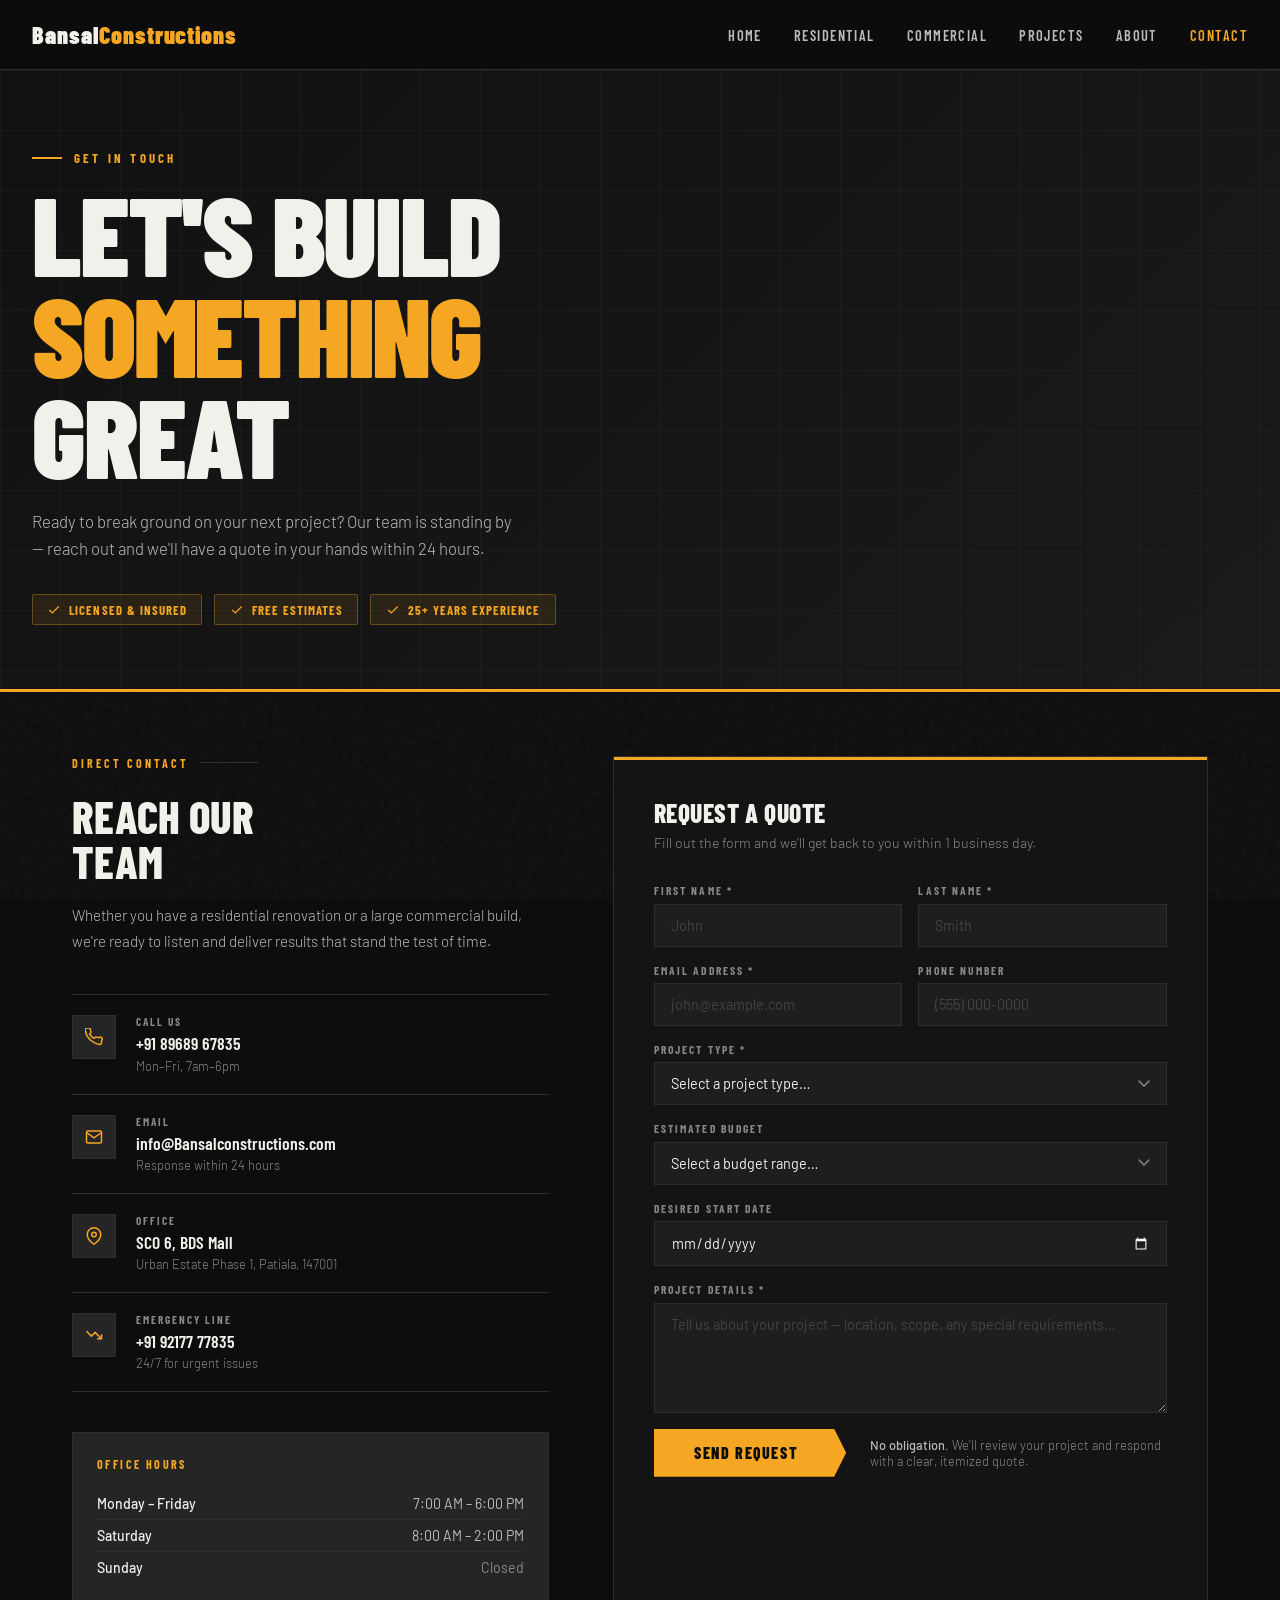
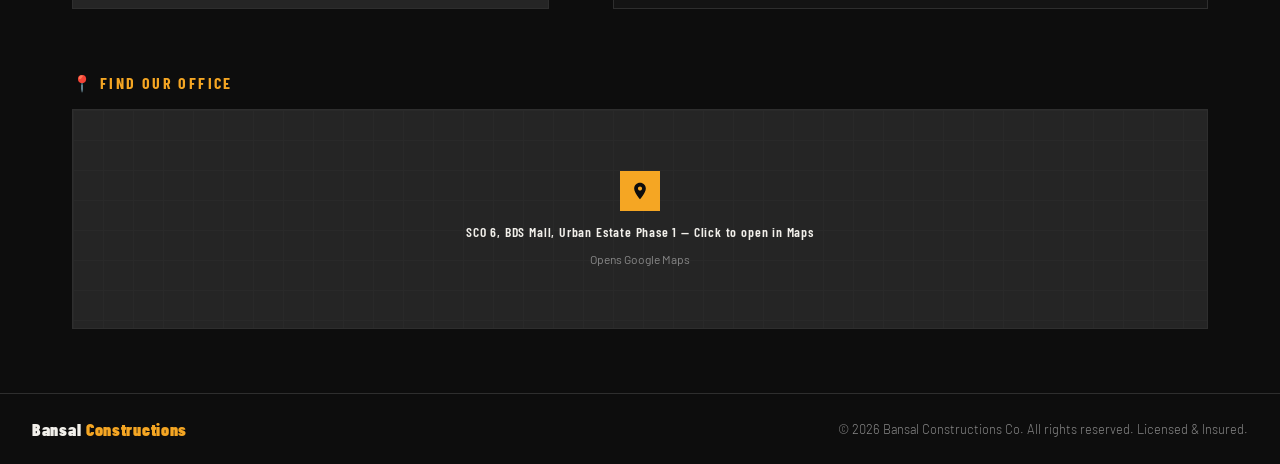
<file: contact.html>
<!DOCTYPE html>
<html lang="en">

<head>
    <meta charset="UTF-8" />
    <meta name="viewport" content="width=device-width, initial-scale=1.0" />
    <title>Contact Us | Bansal Constructions Construction</title>
    <link rel="icon" type="image/x-icon" href="logo.ico">
    <link
        href="https://fonts.googleapis.com/css2?family=Barlow+Condensed:wght@400;600;700;800;900&family=Barlow:wght@300;400;500&display=swap"
        rel="stylesheet" />
    <script src="preloader.js"></script>
<style>
        *,
        *::before,
        *::after {
            box-sizing: border-box;
            margin: 0;
            padding: 0;
        }

        /* Target the whole page */
        html {
            --scrollbar-bg: #1e2229;
            /* Dark slate track */
            --scrollbar-thumb: #f2a900;
            /* Structural accent (e.g., Construction Gold/Orange) */
            --scrollbar-hover: #d49400;
            /* Slightly darker shade for hover state */

            /* Firefox Support */
            scrollbar-width: thin;
            scrollbar-color: var(--scrollbar-thumb) var(--scrollbar-bg);
        }

        /* Webkit Browsers (Chrome, Safari, Edge, Opera) */
        ::-webkit-scrollbar {
            width: 10px;
            /* Width of the vertical scrollbar */
            height: 10px;
            /* Height of the horizontal scrollbar */
        }

        /* The track (background) of the scrollbar */
        ::-webkit-scrollbar-track {
            background: var(--scrollbar-bg);
            border-radius: 4px;
        }

        /* The draggable thumb */
        ::-webkit-scrollbar-thumb {
            background: var(--scrollbar-thumb);
            border-radius: 4px;
            border: 2px solid var(--scrollbar-bg);
            /* Creates a nice padding effect */
            transition: background 0.3s ease;
        }

        /* Thumb behavior on hover */
        ::-webkit-scrollbar-thumb:hover {
            background: var(--scrollbar-hover);
        }

        :root {
            --black: #0d0d0d;
            --dark: #141414;
            --steel: #1e1e1e;
            --panel: #252525;
            --border: #2e2e2e;
            --amber: #f5a623;
            --amber-dim: #c07f10;
            --white: #f2f0eb;
            --muted: #888;
            --light: #bbb;
            --font-display: 'Barlow Condensed', sans-serif;
            --font-body: 'Barlow', sans-serif;
        }

        html {
            scroll-behavior: smooth;
        }

        body {
            background: var(--black);
            color: var(--white);
            font-family: var(--font-body);
            min-height: 100vh;
            overflow-x: hidden;
        }

        body.menu-open {
            overflow: hidden;
            position: fixed;
            width: 100%;
        }

        body::before {
            content: '';
            position: fixed;
            inset: 0;
            background-image: url("data:image/svg+xml,%3Csvg viewBox='0 0 200 200' xmlns='http://www.w3.org/2000/svg'%3E%3Cfilter id='n'%3E%3CfeTurbulence type='fractalNoise' baseFrequency='0.85' numOctaves='4' stitchTiles='stitch'/%3E%3C/filter%3E%3Crect width='100%25' height='100%25' filter='url(%23n)' opacity='0.04'/%3E%3C/svg%3E");
            pointer-events: none;
            z-index: 0;
        }

        /* ─── NAV ─── */
        nav {
            display: flex;
            align-items: center;
            justify-content: space-between;
            padding: 1.25rem 2rem;
            border-bottom: 1px solid var(--border);
            position: sticky;
            top: 0;
            z-index: 100;
            background: rgba(13, 13, 13, 0.95);
            backdrop-filter: blur(8px);
            -webkit-backdrop-filter: blur(8px);
        }

        .nav-logo {
            font-family: var(--font-display);
            font-size: 1.5rem;
            font-weight: 900;
            letter-spacing: 0.04em;
            color: var(--white);
            text-decoration: none;
        }

        .nav-logo span {
            color: var(--amber);
        }

        .nav-links {
            display: flex;
            gap: 2rem;
            list-style: none;
        }

        .nav-links a {
            font-family: var(--font-display);
            font-weight: 600;
            font-size: 0.9rem;
            letter-spacing: 0.1em;
            text-transform: uppercase;
            color: var(--light);
            text-decoration: none;
            transition: color 0.2s;
        }

        .nav-links a:hover,
        .nav-links a.active {
            color: var(--amber);
        }

        /* ─── HAMBURGER ───
           Lives OUTSIDE <nav> in the HTML — this is the key fix.
           <nav> has position:sticky which creates a stacking context.
           Any child of that context cannot escape it via z-index alone.
           By placing the button as a sibling of <nav> (direct child of <body>),
           its position:fixed + z-index:9999 are evaluated at the root level,
           guaranteeing it always paints above the mobile menu overlay.
        ─── */
        .hamburger {
            display: none;
            flex-direction: column;
            justify-content: center;
            align-items: center;
            gap: 5px;
            width: 48px;
            height: 48px;
            cursor: pointer;
            background: none;
            border: none;
            padding: 10px;
            position: fixed;
            top: 0.7rem;
            right: 1rem;
            z-index: 9999;
            /* Root-level — beats everything */
            -webkit-tap-highlight-color: transparent;
            touch-action: manipulation;
        }

        .hamburger span {
            display: block;
            width: 22px;
            height: 2px;
            background: var(--white);
            border-radius: 1px;
            transition: transform 0.35s cubic-bezier(0.23, 1, 0.32, 1),
                opacity 0.25s ease,
                background 0.2s ease;
            transform-origin: center;
        }

        /* ✕ open state */
        .hamburger.open span:nth-child(1) {
            transform: translateY(7px) rotate(45deg);
        }

        .hamburger.open span:nth-child(2) {
            opacity: 0;
            transform: scaleX(0);
        }

        .hamburger.open span:nth-child(3) {
            transform: translateY(-7px) rotate(-45deg);
        }

        .hamburger.open span {
            background: var(--amber);
        }

        /* ─── MOBILE MENU ─── */
        .mobile-menu {
            display: none;
            position: fixed;
            inset: 0;
            background: rgba(13, 13, 13, 0.98);
            z-index: 500;
            /* above nav (100) but below hamburger (9999) */
            flex-direction: column;
            align-items: center;
            justify-content: center;
            opacity: 0;
            pointer-events: none;
            transition: opacity 0.3s ease;
        }

        .mobile-menu.open {
            opacity: 1;
            pointer-events: all;
        }

        .mobile-menu ul {
            list-style: none;
            text-align: center;
            width: 100%;
        }

        .mobile-menu ul li {
            border-bottom: 1px solid var(--border);
        }

        .mobile-menu ul li:first-child {
            border-top: 1px solid var(--border);
        }

        .mobile-menu ul a {
            display: block;
            font-family: var(--font-display);
            font-size: 2rem;
            font-weight: 800;
            letter-spacing: 0.1em;
            text-transform: uppercase;
            color: var(--light);
            text-decoration: none;
            padding: 1rem 3rem;
            transition: color 0.2s, background 0.2s;
            -webkit-tap-highlight-color: transparent;
        }

        .mobile-menu ul a:hover,
        .mobile-menu ul a:active,
        .mobile-menu ul a.active {
            color: var(--amber);
            background: rgba(245, 166, 35, 0.05);
        }

        /* ─── HERO ─── */
        .hero {
            position: relative;
            overflow: hidden;
            padding: 5rem 2rem 4rem;
            background: linear-gradient(135deg, #111 0%, #1a1a1a 100%);
            border-bottom: 3px solid var(--amber);
        }

        .hero-grid {
            position: absolute;
            inset: 0;
            background-image:
                linear-gradient(var(--border) 1px, transparent 1px),
                linear-gradient(90deg, var(--border) 1px, transparent 1px);
            background-size: 60px 60px;
            opacity: 0.3;
        }

        .hero-label {
            font-family: var(--font-display);
            font-size: 0.8rem;
            font-weight: 700;
            letter-spacing: 0.25em;
            text-transform: uppercase;
            color: var(--amber);
            position: relative;
            z-index: 1;
            display: flex;
            align-items: center;
            gap: 0.75rem;
            margin-bottom: 1rem;
        }

        .hero-label::before {
            content: '';
            display: block;
            width: 30px;
            height: 2px;
            background: var(--amber);
        }

        .hero h1 {
            font-family: var(--font-display);
            font-size: clamp(3rem, 12vw, 7rem);
            font-weight: 900;
            line-height: 0.9;
            text-transform: uppercase;
            letter-spacing: -0.02em;
            position: relative;
            z-index: 1;
        }

        .hero h1 em {
            font-style: normal;
            color: var(--amber);
        }

        .hero-sub {
            font-size: 1.05rem;
            color: var(--light);
            font-weight: 300;
            max-width: 480px;
            line-height: 1.6;
            margin-top: 1.5rem;
            position: relative;
            z-index: 1;
        }

        .hero-badges {
            display: flex;
            flex-wrap: wrap;
            gap: 0.75rem;
            margin-top: 2rem;
            position: relative;
            z-index: 1;
        }

        .badge {
            display: flex;
            align-items: center;
            gap: 0.5rem;
            background: rgba(245, 166, 35, 0.1);
            border: 1px solid rgba(245, 166, 35, 0.3);
            padding: 0.4rem 0.9rem;
            border-radius: 2px;
            font-family: var(--font-display);
            font-size: 0.8rem;
            font-weight: 700;
            letter-spacing: 0.08em;
            text-transform: uppercase;
            color: var(--amber);
        }

        .badge svg {
            width: 14px;
            height: 14px;
            flex-shrink: 0;
        }

        /* ─── MAIN LAYOUT ─── */
        .main {
            display: grid;
            grid-template-columns: 1fr 1.1fr;
            gap: 0;
            max-width: 1200px;
            margin: 0 auto;
            padding: 4rem 2rem;
            position: relative;
            z-index: 1;
        }

        /* ─── INFO PANEL ─── */
        .info-panel {
            padding-right: 4rem;
        }

        .section-label {
            font-family: var(--font-display);
            font-size: 0.75rem;
            font-weight: 700;
            letter-spacing: 0.25em;
            text-transform: uppercase;
            color: var(--amber);
            margin-bottom: 1.5rem;
            display: flex;
            align-items: center;
            gap: 0.6rem;
        }

        .section-label::after {
            content: '';
            flex: 1;
            height: 1px;
            background: var(--border);
            max-width: 60px;
        }

        .info-panel h2 {
            font-family: var(--font-display);
            font-size: clamp(2rem, 4vw, 2.8rem);
            font-weight: 800;
            text-transform: uppercase;
            line-height: 1;
            margin-bottom: 1.2rem;
        }

        .info-panel p {
            color: var(--light);
            font-weight: 300;
            font-size: 0.95rem;
            line-height: 1.7;
            margin-bottom: 2.5rem;
        }

        .contact-items {
            display: flex;
            flex-direction: column;
            gap: 0;
        }

        .contact-item {
            display: flex;
            align-items: flex-start;
            gap: 1.25rem;
            padding: 1.25rem 0;
            border-bottom: 1px solid var(--border);
            text-decoration: none;
            color: inherit;
            transition: background 0.2s;
            -webkit-tap-highlight-color: transparent;
        }

        .contact-item:first-child {
            border-top: 1px solid var(--border);
        }

        .contact-item:hover .ci-icon,
        .contact-item:active .ci-icon {
            background: var(--amber);
            color: var(--black);
        }

        .ci-icon {
            width: 44px;
            height: 44px;
            min-width: 44px;
            flex-shrink: 0;
            background: var(--panel);
            border: 1px solid var(--border);
            display: flex;
            align-items: center;
            justify-content: center;
            color: var(--amber);
            transition: all 0.2s;
        }

        .ci-icon svg {
            width: 18px;
            height: 18px;
        }

        .ci-label {
            font-family: var(--font-display);
            font-size: 0.7rem;
            font-weight: 700;
            letter-spacing: 0.18em;
            text-transform: uppercase;
            color: var(--muted);
            margin-bottom: 0.25rem;
        }

        .ci-value {
            font-family: var(--font-display);
            font-size: 1.1rem;
            font-weight: 600;
            color: var(--white);
            line-height: 1.3;
            word-break: break-word;
        }

        .ci-note {
            font-size: 0.8rem;
            color: var(--muted);
            margin-top: 0.15rem;
            font-weight: 300;
        }

        .hours-block {
            margin-top: 2.5rem;
            background: var(--panel);
            border: 1px solid var(--border);
            padding: 1.5rem;
        }

        .hours-title {
            font-family: var(--font-display);
            font-size: 0.75rem;
            font-weight: 700;
            letter-spacing: 0.2em;
            text-transform: uppercase;
            color: var(--amber);
            margin-bottom: 1rem;
        }

        .hours-row {
            display: flex;
            justify-content: space-between;
            font-size: 0.88rem;
            padding: 0.45rem 0;
            border-bottom: 1px solid var(--border);
            color: var(--light);
            gap: 1rem;
        }

        .hours-row:last-child {
            border-bottom: none;
        }

        .hours-row strong {
            color: var(--white);
            font-weight: 500;
        }

        .hours-row .closed {
            color: var(--muted);
        }

        /* ─── FORM PANEL ─── */
        .form-panel {
            background: var(--dark);
            border: 1px solid var(--border);
            padding: 2.5rem;
            position: relative;
        }

        .form-panel::before {
            content: '';
            position: absolute;
            top: 0;
            left: 0;
            right: 0;
            height: 3px;
            background: var(--amber);
        }

        .form-title {
            font-family: var(--font-display);
            font-size: 1.6rem;
            font-weight: 800;
            text-transform: uppercase;
            letter-spacing: 0.02em;
            margin-bottom: 0.4rem;
        }

        .form-subtitle {
            font-size: 0.88rem;
            color: var(--muted);
            font-weight: 300;
            margin-bottom: 2rem;
        }

        .form-grid {
            display: grid;
            grid-template-columns: 1fr 1fr;
            gap: 1rem;
        }

        .form-group {
            display: flex;
            flex-direction: column;
            gap: 0.4rem;
        }

        .form-group.full {
            grid-column: 1 / -1;
        }

        label {
            font-family: var(--font-display);
            font-size: 0.72rem;
            font-weight: 700;
            letter-spacing: 0.18em;
            text-transform: uppercase;
            color: var(--muted);
        }

        input,
        select,
        textarea {
            background: var(--steel);
            border: 1px solid var(--border);
            color: var(--white);
            font-family: var(--font-body);
            font-size: 0.9rem;
            padding: 0.75rem 1rem;
            outline: none;
            transition: border-color 0.2s, background 0.2s;
            -webkit-appearance: none;
            -moz-appearance: none;
            appearance: none;
            border-radius: 0;
            width: 100%;
        }

        input::placeholder,
        textarea::placeholder {
            color: #444;
        }

        input:focus,
        select:focus,
        textarea:focus {
            border-color: var(--amber);
            background: #1a1a1a;
        }

        select {
            cursor: pointer;
            background-image: url("data:image/svg+xml,%3Csvg xmlns='http://www.w3.org/2000/svg' width='12' height='8' viewBox='0 0 12 8'%3E%3Cpath d='M1 1l5 5 5-5' stroke='%23888' stroke-width='1.5' fill='none' stroke-linecap='round'/%3E%3C/svg%3E");
            background-repeat: no-repeat;
            background-position: right 1rem center;
            padding-right: 2.5rem;
        }

        select option {
            background: var(--dark);
        }

        textarea {
            resize: vertical;
            min-height: 110px;
        }

        input[type="date"] {
            color-scheme: dark;
        }

        .services-check {
            grid-column: 1 / -1;
            display: grid;
            grid-template-columns: 1fr 1fr;
            gap: 0.5rem;
            margin-top: 0.25rem;
        }

        .check-item {
            display: flex;
            align-items: center;
            gap: 0.6rem;
            cursor: pointer;
            padding: 0.75rem 0.8rem;
            border: 1px solid var(--border);
            transition: all 0.2s;
            font-size: 0.85rem;
            color: var(--light);
            font-family: var(--font-body);
            font-weight: 400;
            letter-spacing: normal;
            text-transform: none;
            -webkit-tap-highlight-color: transparent;
            user-select: none;
        }

        .check-item:hover,
        .check-item:active {
            border-color: var(--amber);
            color: var(--white);
        }

        .check-item input[type="checkbox"] {
            width: 18px;
            height: 18px;
            min-width: 18px;
            padding: 0;
            flex-shrink: 0;
            cursor: pointer;
            accent-color: var(--amber);
            border-radius: 0;
        }

        .submit-row {
            grid-column: 1 / -1;
            display: flex;
            align-items: center;
            gap: 1.5rem;
            flex-wrap: wrap;
        }

        .btn-submit {
            font-family: var(--font-display);
            font-size: 1rem;
            font-weight: 800;
            letter-spacing: 0.1em;
            text-transform: uppercase;
            background: var(--amber);
            color: var(--black);
            border: none;
            padding: 0.9rem 3rem 0.9rem 2.5rem;
            cursor: pointer;
            transition: all 0.2s;
            clip-path: polygon(0 0, calc(100% - 12px) 0, 100% 50%, calc(100% - 12px) 100%, 0 100%);
            min-height: 48px;
            -webkit-tap-highlight-color: transparent;
            touch-action: manipulation;
        }

        .btn-submit:hover {
            background: #ffc246;
            transform: translateX(3px);
        }

        .btn-submit:active {
            transform: translateX(1px);
        }

        .submit-note {
            font-size: 0.8rem;
            color: var(--muted);
            font-weight: 300;
            flex: 1;
            min-width: 180px;
        }

        .submit-note strong {
            color: var(--light);
            font-weight: 500;
        }

        .success-msg {
            display: none;
            flex-direction: column;
            align-items: center;
            justify-content: center;
            text-align: center;
            padding: 3rem 2rem;
            gap: 1rem;
        }

        .success-msg.show {
            display: flex;
        }

        .form-content.hide {
            display: none;
        }

        .success-icon {
            width: 64px;
            height: 64px;
            background: var(--amber);
            color: var(--black);
            display: flex;
            align-items: center;
            justify-content: center;
            font-size: 2rem;
            font-weight: 900;
        }

        .success-msg h3 {
            font-family: var(--font-display);
            font-size: 2rem;
            font-weight: 900;
            text-transform: uppercase;
        }

        .success-msg p {
            color: var(--light);
            font-size: 0.95rem;
            font-weight: 300;
        }

        /* ─── MAP STRIP ─── */
        .map-strip {
            max-width: 1200px;
            margin: 0 auto 4rem;
            padding: 0 2rem;
            position: relative;
            z-index: 1;
        }

        .map-strip h3 {
            font-family: var(--font-display);
            font-size: 1rem;
            font-weight: 700;
            text-transform: uppercase;
            letter-spacing: 0.15em;
            color: var(--amber);
            margin-bottom: 1rem;
        }

        .map-placeholder {
            width: 100%;
            height: 220px;
            background: var(--panel);
            border: 1px solid var(--border);
            display: flex;
            align-items: center;
            justify-content: center;
            flex-direction: column;
            gap: 0.75rem;
            position: relative;
            overflow: hidden;
            cursor: pointer;
            -webkit-tap-highlight-color: transparent;
        }

        .map-grid-bg {
            position: absolute;
            inset: 0;
            background-image:
                linear-gradient(var(--border) 1px, transparent 1px),
                linear-gradient(90deg, var(--border) 1px, transparent 1px);
            background-size: 30px 30px;
            opacity: 0.5;
        }

        .map-pin {
            width: 40px;
            height: 40px;
            background: var(--amber);
            color: var(--black);
            display: flex;
            align-items: center;
            justify-content: center;
            position: relative;
            z-index: 1;
            animation: pulse 2s ease-in-out infinite;
        }

        @keyframes pulse {

            0%,
            100% {
                box-shadow: 0 0 0 0 rgba(245, 166, 35, 0.4);
            }

            50% {
                box-shadow: 0 0 0 16px rgba(245, 166, 35, 0);
            }
        }

        .map-address {
            font-family: var(--font-display);
            font-size: 0.85rem;
            font-weight: 600;
            letter-spacing: 0.06em;
            color: var(--white);
            position: relative;
            z-index: 1;
            text-align: center;
            padding: 0 1rem;
        }

        .map-open {
            font-size: 0.75rem;
            color: var(--muted);
            position: relative;
            z-index: 1;
        }

        /* ─── FOOTER ─── */
        .footer-bar {
            border-top: 1px solid var(--border);
            padding: 1.5rem 2rem;
            display: flex;
            align-items: center;
            justify-content: space-between;
            flex-wrap: wrap;
            gap: 1rem;
            position: relative;
            z-index: 1;
        }

        .footer-logo {
            font-family: var(--font-display);
            font-size: 1.1rem;
            font-weight: 900;
            letter-spacing: 0.04em;
            color: var(--white);
        }

        .footer-logo span {
            color: var(--amber);
        }

        .footer-copy {
            font-size: 0.8rem;
            color: var(--muted);
            font-weight: 300;
        }

        /* ─── TABLET ─── */
        @media (max-width: 900px) {
            .main {
                grid-template-columns: 1fr;
                gap: 3rem;
                padding: 3rem 2rem;
            }

            .info-panel {
                padding-right: 0;
            }
        }

        /* ─── MOBILE ─── */
        @media (max-width: 640px) {
            nav {
                padding: 1rem 1.25rem;
                padding-right: 4rem;
            }

            .nav-links {
                display: none;
            }

            .hamburger {
                display: flex;
            }

            .mobile-menu {
                display: flex;
            }

            .hero {
                padding: 2.5rem 1.25rem 2rem;
            }

            .hero-sub {
                font-size: 0.95rem;
            }

            .hero-badges {
                gap: 0.5rem;
            }

            .badge {
                font-size: 0.72rem;
                padding: 0.35rem 0.7rem;
            }

            .main {
                padding: 2rem 1.25rem;
                gap: 2.5rem;
            }

            .contact-item {
                padding: 1rem 0;
                gap: 1rem;
            }

            .ci-value {
                font-size: 1rem;
            }

            .hours-block {
                padding: 1.25rem;
            }

            .form-panel {
                padding: 1.5rem 1.25rem;
            }

            .form-grid {
                grid-template-columns: 1fr;
                gap: 0.85rem;
            }

            .form-group.full {
                grid-column: 1;
            }

            .services-check {
                grid-column: 1;
                grid-template-columns: 1fr;
                gap: 0.4rem;
            }

            .submit-row {
                grid-column: 1;
                flex-direction: column;
                align-items: stretch;
                gap: 1rem;
            }

            .btn-submit {
                width: 100%;
                text-align: center;
                padding: 1rem 1.5rem;
                clip-path: none;
            }

            .submit-note {
                min-width: unset;
                text-align: center;
            }

            .map-strip {
                padding: 0 1.25rem;
                margin-bottom: 3rem;
            }

            .footer-bar {
                padding: 1.25rem;
                flex-direction: column;
                align-items: flex-start;
                gap: 0.5rem;
            }
        }

        @media (max-width: 380px) {
            .hero h1 {
                font-size: 2.8rem;
            }

            .ci-value {
                font-size: 0.9rem;
            }

            .hours-row {
                font-size: 0.82rem;
            }
        }
    </style>
</head>

<body>

    <!-- NAV — note: no hamburger button inside here -->
    <nav>
        <a href="#" class="nav-logo">Bansal<span>Constructions</span></a>
        <ul class="nav-links">
            <li><a href="index.html">Home</a></li>
            <li><a href="residential.html">Residential</a></li>
            <li><a href="commercial.html">Commercial</a></li>
            <li><a href="projects.html">Projects</a></li>
            <li><a href="about.html">About</a></li>
            <li><a href="contact.html" class="active">Contact</a></li>
        </ul>
    </nav>

    <!--
        HAMBURGER IS A SIBLING OF <nav>, NOT A CHILD.
        <nav> has position:sticky which creates its own stacking context.
        Children of that context cannot escape it via z-index, so the ✕
        was always painted behind the mobile overlay.
        Here, as a direct child of <body>, position:fixed + z-index:9999
        is evaluated at the root stacking context — guaranteed to be on top.
    -->
    <button class="hamburger" id="hamburger" aria-label="Open navigation menu" aria-expanded="false"
        aria-controls="mobileMenu">
        <span></span>
        <span></span>
        <span></span>
    </button>

    <!-- MOBILE MENU DRAWER -->
    <div class="mobile-menu" id="mobileMenu" role="dialog" aria-modal="true" aria-label="Navigation menu">
        <ul>
            <li><a href="index.html">Home</a></li>
            <li><a href="residential.html">Residential</a></li>
            <li><a href="commercial.html">Commercial</a></li>
            <li><a href="projects.html">Projects</a></li>
            <li><a href="about.html">About</a></li>
            <li><a href="contact.html" class="active">Contact</a></li>
        </ul>
    </div>

    <!-- HERO -->
    <section class="hero">
        <div class="hero-grid"></div>
        <div class="hero-label">Get In Touch</div>
        <h1>Let's Build<br /><em>Something</em><br />Great</h1>
        <p class="hero-sub">Ready to break ground on your next project? Our team is standing by — reach out and we'll
            have a quote in your hands within 24 hours.</p>
        <div class="hero-badges">
            <div class="badge">
                <svg viewBox="0 0 24 24" fill="none" stroke="currentColor" stroke-width="2">
                    <polyline points="20 6 9 17 4 12" />
                </svg>
                Licensed &amp; Insured
            </div>
            <div class="badge">
                <svg viewBox="0 0 24 24" fill="none" stroke="currentColor" stroke-width="2">
                    <polyline points="20 6 9 17 4 12" />
                </svg>
                Free Estimates
            </div>
            <div class="badge">
                <svg viewBox="0 0 24 24" fill="none" stroke="currentColor" stroke-width="2">
                    <polyline points="20 6 9 17 4 12" />
                </svg>
                25+ Years Experience
            </div>
        </div>
    </section>

    <!-- MAIN CONTENT -->
    <div class="main">

        <!-- INFO PANEL -->
        <div class="info-panel">
            <div class="section-label">Direct Contact</div>
            <h2>Reach Our<br />Team</h2>
            <p>Whether you have a residential renovation or a large commercial build, we're ready to listen and deliver
                results that stand the test of time.</p>

            <div class="contact-items">
                <a href="tel:+918968967835" class="contact-item">
                    <div class="ci-icon">
                        <svg viewBox="0 0 24 24" fill="none" stroke="currentColor" stroke-width="2">
                            <path
                                d="M22 16.92v3a2 2 0 01-2.18 2 19.79 19.79 0 01-8.63-3.07A19.5 19.5 0 013.07 10.8 19.79 19.79 0 01.22 2.18 2 2 0 012.22 0h3a2 2 0 012 1.72c.127.96.361 1.903.7 2.81a2 2 0 01-.45 2.11L6.09 7.91a16 16 0 006 6l1.27-1.27a2 2 0 012.11-.45c.907.339 1.85.573 2.81.7A2 2 0 0122 16.92z" />
                        </svg>
                    </div>
                    <div>
                        <div class="ci-label">Call Us</div>
                        <div class="ci-value">+91 89689 67835</div>
                        <div class="ci-note">Mon–Fri, 7am–6pm</div>
                    </div>
                </a>
                <a href="mailto:Bansalconstructions.official@gmail.com" class="contact-item">
                    <div class="ci-icon">
                        <svg viewBox="0 0 24 24" fill="none" stroke="currentColor" stroke-width="2">
                            <path d="M4 4h16c1.1 0 2 .9 2 2v12c0 1.1-.9 2-2 2H4c-1.1 0-2-.9-2-2V6c0-1.1.9-2 2-2z" />
                            <polyline points="22,6 12,13 2,6" />
                        </svg>
                    </div>
                    <div>
                        <div class="ci-label">Email</div>
                        <div class="ci-value">info@Bansalconstructions.com</div>
                        <div class="ci-note">Response within 24 hours</div>
                    </div>
                </a>
                <a href="#" class="contact-item">
                    <div class="ci-icon">
                        <svg viewBox="0 0 24 24" fill="none" stroke="currentColor" stroke-width="2">
                            <path d="M21 10c0 7-9 13-9 13s-9-6-9-13a9 9 0 0118 0z" />
                            <circle cx="12" cy="10" r="3" />
                        </svg>
                    </div>
                    <div>
                        <div class="ci-label">Office</div>
                        <div class="ci-value">SCO 6, BDS Mall</div>
                        <div class="ci-note">Urban Estate Phase 1, Patiala, 147001</div>
                    </div>
                </a>
                <a href="tel:+919217777835" class="contact-item">
                    <div class="ci-icon">
                        <svg viewBox="0 0 24 24" fill="none" stroke="currentColor" stroke-width="2">
                            <polyline points="22 17 13.5 8.5 8.5 13.5 2 7" />
                            <polyline points="16 17 22 17 22 11" />
                        </svg>
                    </div>
                    <div>
                        <div class="ci-label">Emergency Line</div>
                        <div class="ci-value">+91 92177 77835</div>
                        <div class="ci-note">24/7 for urgent issues</div>
                    </div>
                </a>
            </div>

            <div class="hours-block">
                <div class="hours-title">Office Hours</div>
                <div class="hours-row"><strong>Monday – Friday</strong> <span>7:00 AM – 6:00 PM</span></div>
                <div class="hours-row"><strong>Saturday</strong> <span>8:00 AM – 2:00 PM</span></div>
                <div class="hours-row"><strong>Sunday</strong> <span class="closed">Closed</span></div>
            </div>
        </div>

        <!-- FORM PANEL -->
        <div class="form-panel">
            <div class="form-content" id="formContent">
                <div class="form-title">Request a Quote</div>
                <div class="form-subtitle">Fill out the form and we'll get back to you within 1 business day.</div>

                <div class="form-grid">
                    <div class="form-group">
                        <label for="fname">First Name *</label>
                        <input type="text" id="fname" placeholder="John" required autocomplete="given-name" />
                    </div>
                    <div class="form-group">
                        <label for="lname">Last Name *</label>
                        <input type="text" id="lname" placeholder="Smith" required autocomplete="family-name" />
                    </div>
                    <div class="form-group">
                        <label for="email">Email Address *</label>
                        <input type="email" id="email" placeholder="john@example.com" required autocomplete="email"
                            inputmode="email" />
                    </div>
                    <div class="form-group">
                        <label for="phone">Phone Number</label>
                        <input type="tel" id="phone" placeholder="(555) 000-0000" autocomplete="tel" inputmode="tel" />
                    </div>
                    <!-- <div class="form-group full">
                        <label for="company">Company / Organization</label>
                        <input type="text" id="company" placeholder="Optional" autocomplete="organization" />
                    </div> -->
                    <div class="form-group full">
                        <label for="project-type">Project Type *</label>
                        <select id="project-type" required>
                            <option value="" disabled selected>Select a project type…</option>
                            <option>New Construction</option>
                            <option>Commercial Renovation</option>
                            <option>Residential Remodel</option>
                            <option>Site Preparation</option>
                            <option>Foundation &amp; Concrete</option>
                            <option>Interior Fit-Out</option>
                            <option>Other</option>
                        </select>
                    </div>
                    <!-- <div class="form-group full">
                        <label>Services Needed</label>
                        <div class="services-check">
                            <label class="check-item"><input type="checkbox" /> General Contracting</label>
                            <label class="check-item"><input type="checkbox" /> Design-Build</label>
                            <label class="check-item"><input type="checkbox" /> Project Management</label>
                            <label class="check-item"><input type="checkbox" /> Structural Work</label>
                            <label class="check-item"><input type="checkbox" /> Electrical &amp; Plumbing</label>
                            <label class="check-item"><input type="checkbox" /> Earthwork &amp; Grading</label>
                        </div>
                    </div> -->
                    <div class="form-group full">
                        <label for="budget">Estimated Budget</label>
                        <select id="budget">
                            <option value="" disabled selected>Select a budget range…</option>
                            <option>Under ₹10,00,000</option>
                            <option>₹10,00,000 – ₹15,00,000</option>
                            <option>₹15,00,000 – ₹20,00,000</option>
                            <option>₹20,00,000 – ₹30,00,000</option>
                            <option>Over ₹30,00,000</option>
                        </select>
                    </div>
                    <div class="form-group full">
                        <label for="timeline">Desired Start Date</label>
                        <input type="date" id="timeline" />
                    </div>
                    <div class="form-group full">
                        <label for="message">Project Details *</label>
                        <textarea id="message"
                            placeholder="Tell us about your project — location, scope, any special requirements…"
                            required></textarea>
                    </div>
                    <div class="submit-row">
                        <button class="btn-submit" onclick="handleSubmit(event)">Send Request</button>
                        <p class="submit-note"><strong>No obligation.</strong> We'll review your project and respond
                            with a clear, itemized quote.</p>
                    </div>
                </div>
            </div>

            <div class="success-msg" id="successMsg">
                <div class="success-icon">✓</div>
                <h3>Message Sent!</h3>
                <p>Thanks for reaching out. Our team will review your project details and get back to you within
                    <strong>1 business day</strong>.
                </p>
            </div>
        </div>
    </div>

    <!-- MAP STRIP -->
    <div class="map-strip">
        <h3>📍 Find Our Office</h3>
        <div class="map-placeholder" onclick="window.open('https://maps.app.goo.gl/M3roiR5E125GR51n7','_blank')"
            role="button" tabindex="0" aria-label="Open office location in Google Maps">
            <div class="map-grid-bg"></div>
            <div class="map-pin">
                <svg width="20" height="20" viewBox="0 0 24 24" fill="currentColor">
                    <path
                        d="M12 2C8.13 2 5 5.13 5 9c0 5.25 7 13 7 13s7-7.75 7-13c0-3.87-3.13-7-7-7zm0 9.5c-1.38 0-2.5-1.12-2.5-2.5S10.62 6.5 12 6.5s2.5 1.12 2.5 2.5S13.38 11.5 12 11.5z" />
                </svg>
            </div>
            <div class="map-address">SCO 6, BDS Mall, Urban Estate Phase 1 — Click to open in Maps</div>
            <div class="map-open">Opens Google Maps</div>
        </div>
    </div>

    <!-- FOOTER -->
    <footer class="footer-bar">
        <div class="footer-logo">Bansal<span> Constructions</span></div>
        <div class="footer-copy">© 2026 Bansal Constructions Co. All rights reserved. Licensed &amp; Insured.</div>
    </footer>

    <script>
        const hamburger = document.getElementById('hamburger');
        const mobileMenu = document.getElementById('mobileMenu');
        let savedScrollY = 0;

        function openMenu() {
            savedScrollY = window.scrollY;
            document.body.style.top = '-' + savedScrollY + 'px';
            document.body.classList.add('menu-open');
            hamburger.classList.add('open');
            mobileMenu.classList.add('open');
            hamburger.setAttribute('aria-expanded', 'true');
            hamburger.setAttribute('aria-label', 'Close navigation menu');
        }

        function closeMenu() {
            document.body.classList.remove('menu-open');
            document.body.style.top = '';
            window.scrollTo(0, savedScrollY);
            hamburger.classList.remove('open');
            mobileMenu.classList.remove('open');
            hamburger.setAttribute('aria-expanded', 'false');
            hamburger.setAttribute('aria-label', 'Open navigation menu');
        }

        hamburger.addEventListener('click', function () {
            mobileMenu.classList.contains('open') ? closeMenu() : openMenu();
        });

        mobileMenu.querySelectorAll('a').forEach(function (link) {
            link.addEventListener('click', closeMenu);
        });

        document.addEventListener('keydown', function (e) {
            if (e.key === 'Escape' && mobileMenu.classList.contains('open')) {
                closeMenu();
                hamburger.focus();
            }
        });

        document.querySelector('.map-placeholder').addEventListener('keydown', function (e) {
            if (e.key === 'Enter' || e.key === ' ') {
                e.preventDefault();
                window.open('https://maps.app.goo.gl/M3roiR5E125GR51n7', '_blank');
            }
        });

        function handleSubmit(e) {
            e.preventDefault();
            const fname = document.getElementById('fname').value.trim();
            const email = document.getElementById('email').value.trim();
            const projectType = document.getElementById('project-type').value;
            const message = document.getElementById('message').value.trim();
            if (!fname || !email || !projectType || !message) {
                alert('Please fill in all required fields (marked with *).');
                return;
            }
            document.getElementById('formContent').classList.add('hide');
            document.getElementById('successMsg').classList.add('show');
        }
    </script>
    <script>
        const TitleManager = {
            // Internal State
            baseTitle: document.title,
            currentInterval: null,
            unreadCount: 0,

            // Core Helper: Safely clears any active animation
            clearActiveAnimation() {
                clearInterval(this.currentInterval);
                this.currentInterval = null;
                this.updateDisplay();
            },

            // Core Helper: Refreshes the title with the unread count prefix if applicable
            updateDisplay(text = this.baseTitle) {
                const prefix = this.unreadCount > 0 ? `(${this.unreadCount}) ` : '';
                document.title = prefix + text;
            },

            // 1. DYNAMIC UNREAD COUNTER
            setUnreadCount(count) {
                this.unreadCount = count;
                this.updateDisplay();
            },

            clearUnreadCount() {
                this.unreadCount = 0;
                this.updateDisplay();
            },

            // 2. THE MARQUEE SCROLLER
            startMarquee(speed = 150) {
                this.clearActiveAnimation();
                let text = this.baseTitle + "   |   "; // Added spacing for smooth looping

                this.currentInterval = setInterval(() => {
                    text = text.substring(1) + text.substring(0, 1);
                    this.updateDisplay(text);
                }, speed);
            },

            // 3. THE LIVE TYPING EFFECT
            type(newMessage, speed = 100, holdTime = 3000) {
                this.clearActiveAnimation();
                let index = 0;
                let direction = 1; // 1 = typing forward, -1 = deleting
                let currentText = "";

                this.currentInterval = setInterval(() => {
                    if (direction === 1) {
                        currentText = newMessage.substring(0, index + 1);
                        this.updateDisplay(currentText);
                        index++;

                        // Finished typing
                        if (index === newMessage.length) {
                            direction = 0; // Pause state
                            setTimeout(() => { direction = -1; }, holdTime); // Hold before deleting
                        }
                    } else if (direction === -1) {
                        currentText = newMessage.substring(0, index - 1);
                        this.updateDisplay(currentText);
                        index--;

                        // Finished deleting, loop back to main marquee
                        if (index === 0) {
                            this.startMarquee();
                        }
                    }
                }, speed);
            },

            // 4. SMART ATTENTION GRABBER (Visibility API)
            initVisibilityCheck() {
                document.addEventListener('visibilitychange', () => {
                    if (document.hidden) {
                        // User left: Flash an emergency notice
                        this.clearActiveAnimation();
                        let toggle = false;
                        this.currentInterval = setInterval(() => {
                            document.title = toggle ? "📢 WE MISS YOU!" : "👀 Come Look!";
                            toggle = !toggle;
                        }, 800);
                    } else {
                        // User returned: Go back to normal marquee
                        this.startMarquee();
                    }
                });
            }
        };

        // --- RUN UPON PAGE LOAD ---
        TitleManager.startMarquee();        // Start rolling the text
        TitleManager.initVisibilityCheck(); // Listen for tab switches
    </script>

</body>

</html>
</file>
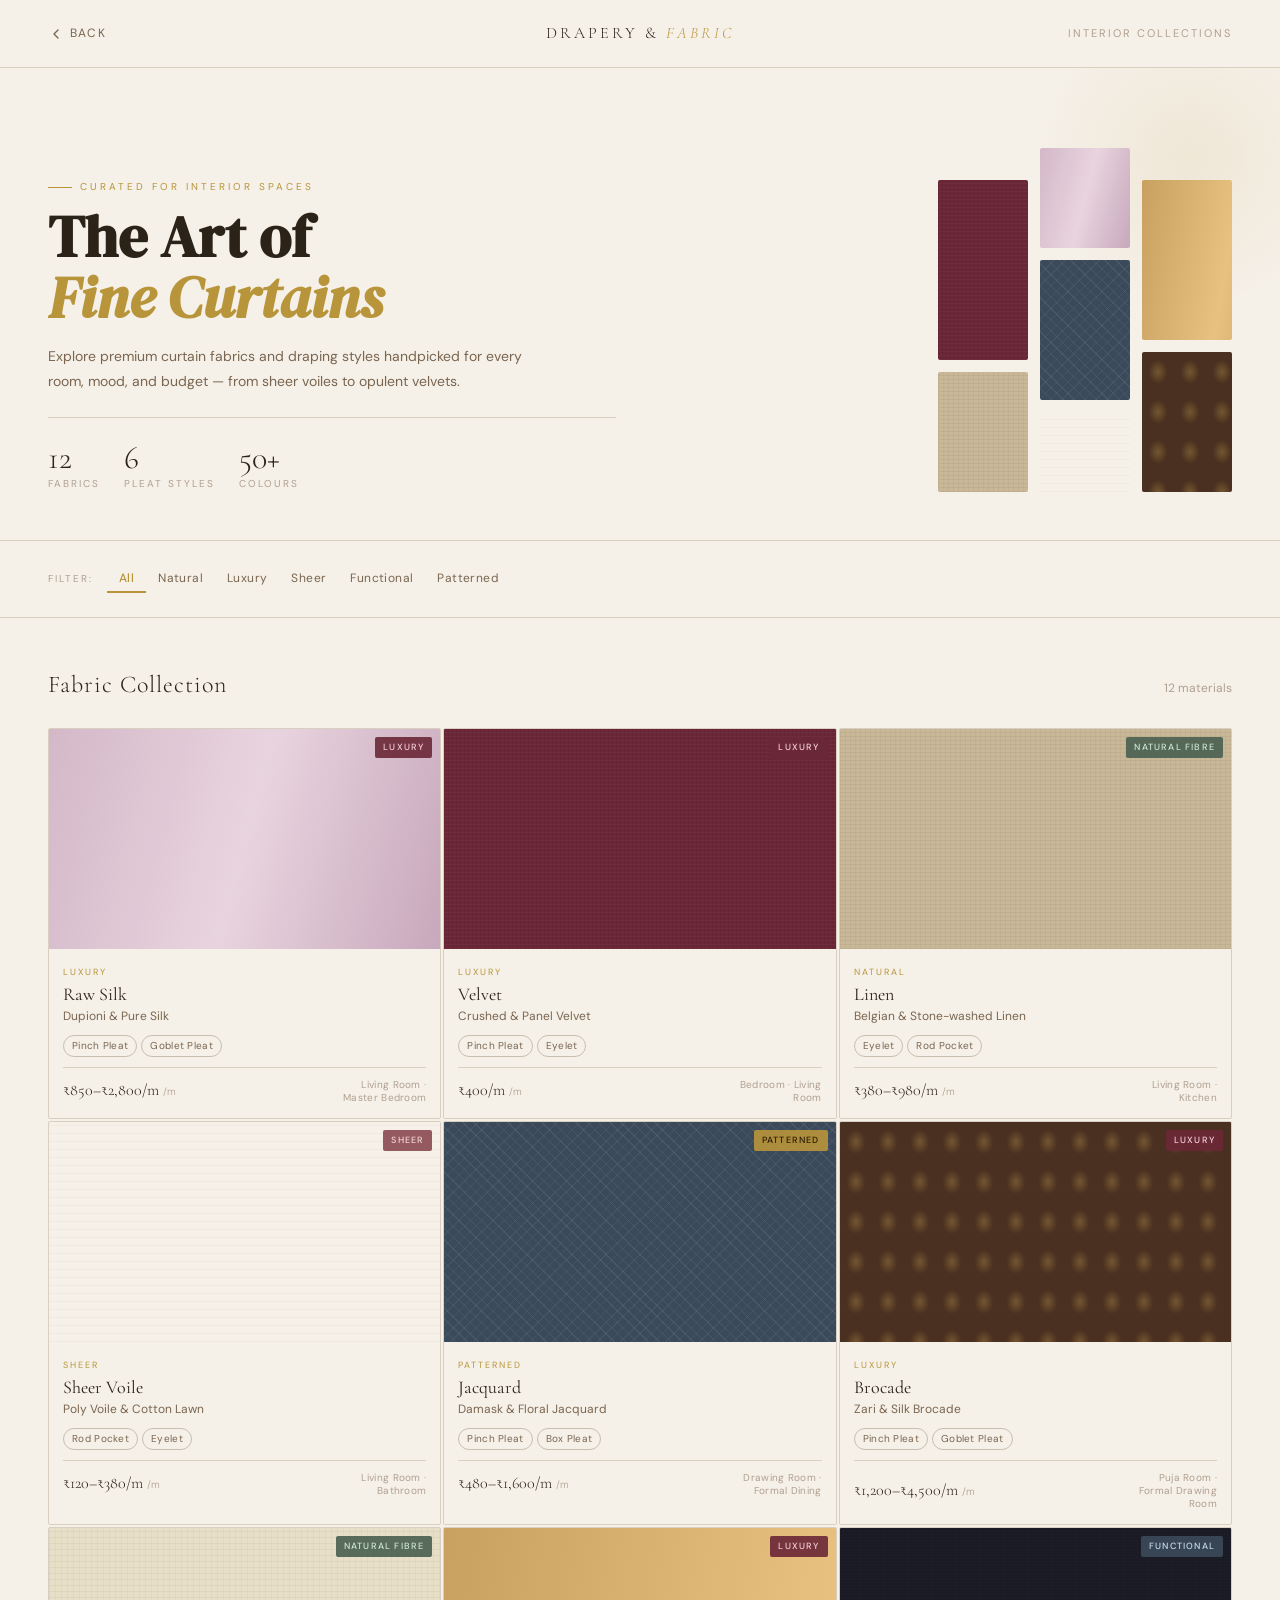
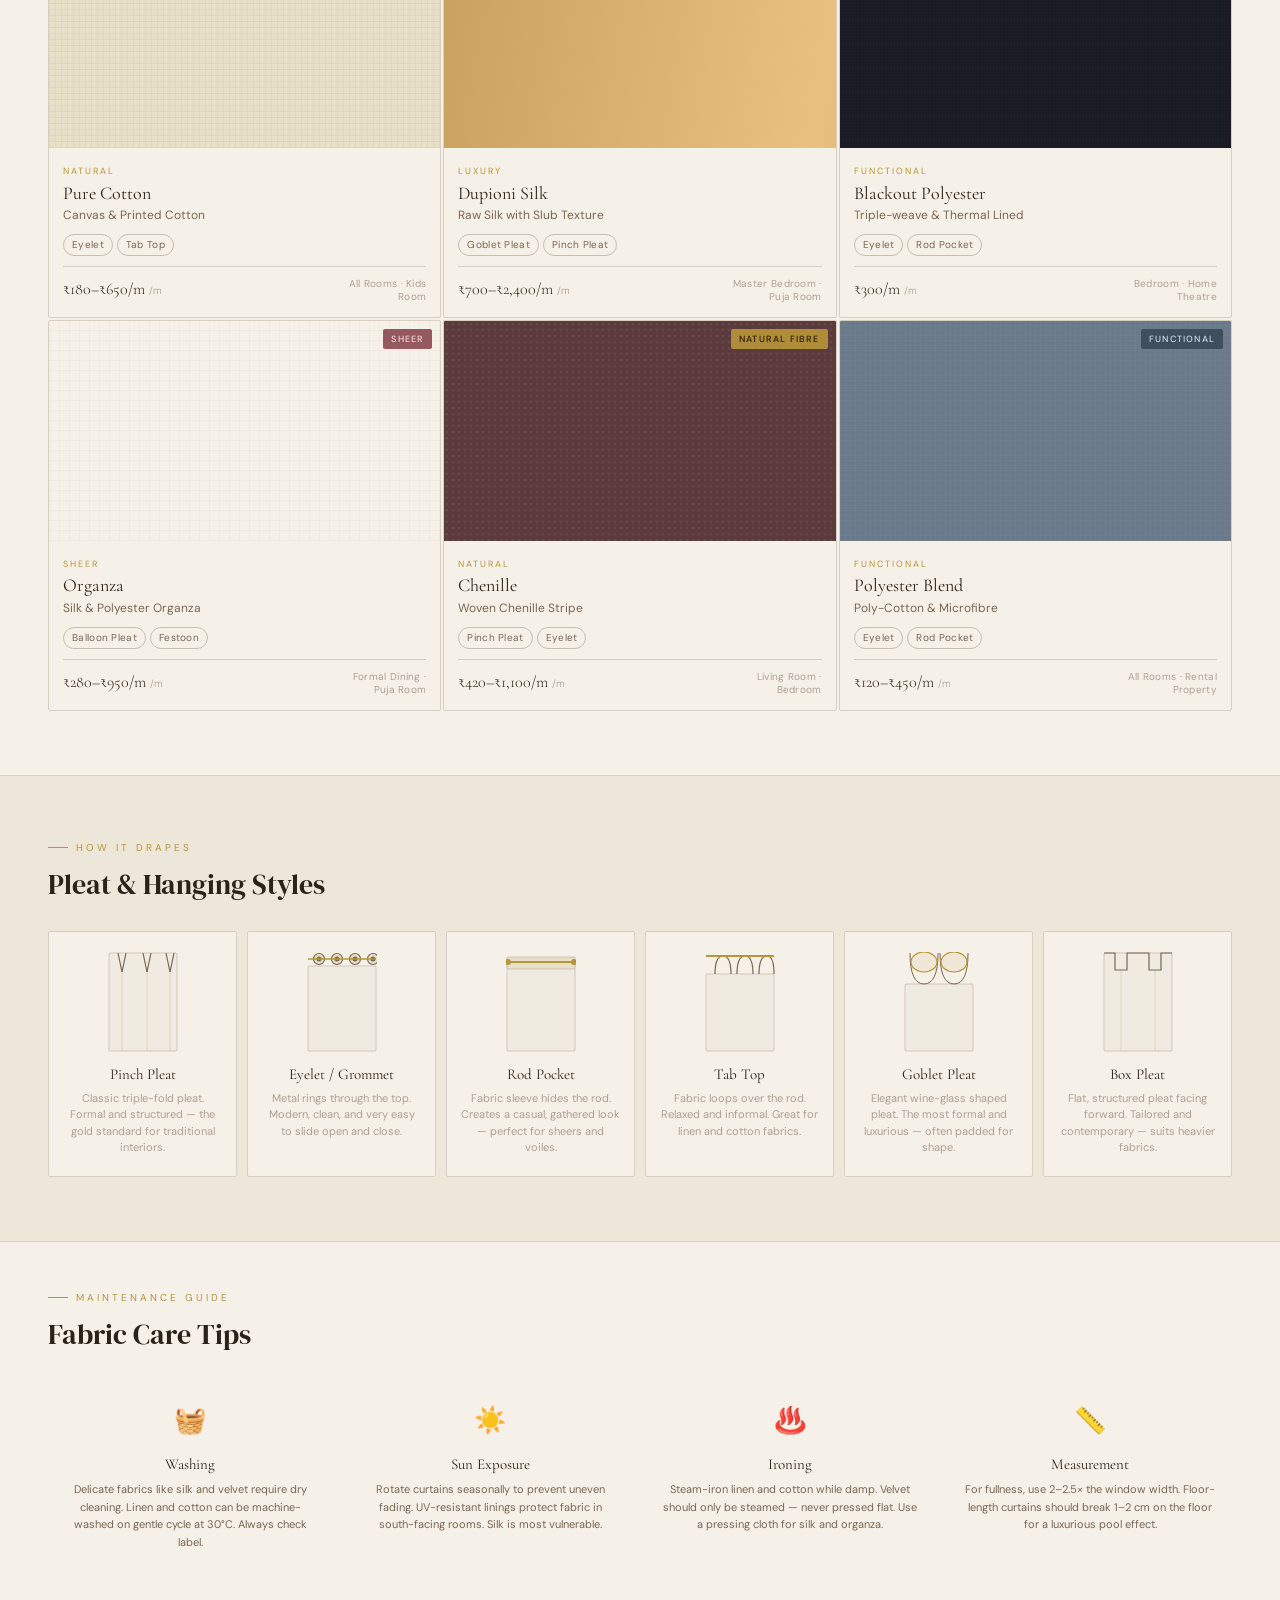
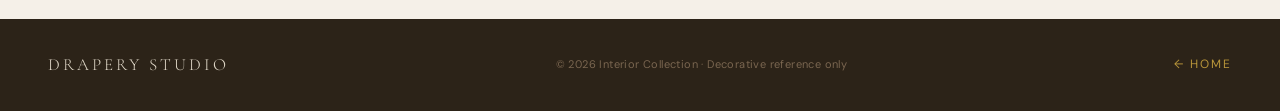
<file: curtain.html>
<!DOCTYPE html>
<html lang="en">

<head>
    <meta charset="UTF-8" />
    <meta name="viewport" content="width=device-width,initial-scale=1.0" />
    <title>Curtain Materials & Designs — Interior Collection</title>
    <link rel="icon" type="image/x-icon" href="logo.ico">
    <link
        href="https://fonts.googleapis.com/css2?family=Cormorant+Garamond:ital,wght@0,300;0,400;0,600;1,300;1,400&family=DM+Sans:wght@300;400;500&family=DM+Serif+Display:ital@0;1&display=swap"
        rel="stylesheet" />
    <script src="preloader.js"></script>
<style>
        *,
        *::before,
        *::after {
            box-sizing: border-box;
            margin: 0;
            padding: 0
        }

        /* Target the whole page */
        html {
            --scrollbar-bg: #1e2229;
            /* Dark slate track */
            --scrollbar-thumb: #f2a900;
            /* Structural accent (e.g., Construction Gold/Orange) */
            --scrollbar-hover: #d49400;
            /* Slightly darker shade for hover state */

            /* Firefox Support */
            scrollbar-width: thin;
            scrollbar-color: var(--scrollbar-thumb) var(--scrollbar-bg);
        }

        /* Webkit Browsers (Chrome, Safari, Edge, Opera) */
        ::-webkit-scrollbar {
            width: 10px;
            /* Width of the vertical scrollbar */
            height: 10px;
            /* Height of the horizontal scrollbar */
        }

        /* The track (background) of the scrollbar */
        ::-webkit-scrollbar-track {
            background: var(--scrollbar-bg);
            border-radius: 4px;
        }

        /* The draggable thumb */
        ::-webkit-scrollbar-thumb {
            background: var(--scrollbar-thumb);
            border-radius: 4px;
            border: 2px solid var(--scrollbar-bg);
            /* Creates a nice padding effect */
            transition: background 0.3s ease;
        }

        /* Thumb behavior on hover */
        ::-webkit-scrollbar-thumb:hover {
            background: var(--scrollbar-hover);
        }

        :root {
            --cream: #f5f0e8;
            --cream2: #ede7d9;
            --cream3: #e0d8c8;
            --warm: #2c2318;
            --warm2: #4a3c2d;
            --warm3: #7a6650;
            --gold: #b8953a;
            --gold2: #d4af5a;
            --burgundy: #6b2737;
            --sage: #4a6050;
            --slate: #3a4a5a;
            --rose: #8b4a52;
            --text: #2c2318;
            --text2: #7a6650;
            --text3: #b0a090;
            --border: #d8cfc0;
            --border2: #c8bfb0;
            --radius: 2px;
        }

        html {
            scroll-behavior: smooth
        }

        body {
            font-family: 'DM Sans', sans-serif;
            background: var(--cream);
            color: var(--text);
            line-height: 1.6
        }

        ::-webkit-scrollbar {
            width: 4px
        }

        ::-webkit-scrollbar-track {
            background: var(--cream2)
        }

        ::-webkit-scrollbar-thumb {
            background: var(--gold);
            border-radius: 3px
        }

        /* ── NAV ── */
        nav {
            position: sticky;
            top: 0;
            z-index: 100;
            background: var(--cream);
            border-bottom: 1px solid var(--border);
            padding: 0 1.25rem;
            display: flex;
            align-items: center;
            justify-content: space-between;
            height: 56px;
        }

        .nav-back {
            display: flex;
            align-items: center;
            gap: 6px;
            text-decoration: none;
            color: var(--text2);
            font-size: 12px;
            letter-spacing: 1.2px;
            text-transform: uppercase;
            transition: color .2s;
            flex-shrink: 0;
        }

        .nav-back:hover {
            color: var(--gold)
        }

        .nav-back svg {
            transition: transform .2s
        }

        .nav-back:hover svg {
            transform: translateX(-3px)
        }

        .nav-brand {
            font-family: 'Cormorant Garamond', serif;
            font-size: 16px;
            font-weight: 300;
            letter-spacing: 3px;
            text-transform: uppercase;
            color: var(--warm);
            position: absolute;
            left: 50%;
            transform: translateX(-50%);
            white-space: nowrap;
        }

        .nav-brand em {
            font-style: italic;
            color: var(--gold)
        }

        .nav-right {
            display: none
        }

        /* ── HERO ── */
        .hero {
            padding: 2rem 1.25rem 1.75rem;
            border-bottom: 1px solid var(--border);
            position: relative;
            overflow: hidden;
        }

        .hero::before {
            content: '';
            position: absolute;
            top: -60px;
            right: -60px;
            width: 300px;
            height: 300px;
            border-radius: 50%;
            background: radial-gradient(circle, rgba(184, 149, 58, 0.1) 0%, transparent 70%);
            pointer-events: none;
        }

        .hero-eyebrow {
            font-size: 10px;
            letter-spacing: 3px;
            text-transform: uppercase;
            color: var(--gold);
            margin-bottom: .75rem;
            display: flex;
            align-items: center;
            gap: 8px;
        }

        .hero-eyebrow::before {
            content: '';
            width: 24px;
            height: 1px;
            background: var(--gold)
        }

        .hero-title {
            font-family: 'DM Serif Display', serif;
            font-size: clamp(2.4rem, 9vw, 3.6rem);
            line-height: 1.05;
            color: var(--warm);
            margin-bottom: 1rem;
        }

        .hero-title em {
            font-style: italic;
            color: var(--gold)
        }

        .hero-desc {
            font-size: 14px;
            color: var(--text2);
            line-height: 1.75;
            max-width: 500px
        }

        .hero-stats {
            display: flex;
            gap: 1.5rem;
            margin-top: 1.5rem;
            padding-top: 1.5rem;
            border-top: 1px solid var(--border);
        }

        .hero-stat-num {
            font-family: 'Cormorant Garamond', serif;
            font-size: 32px;
            font-weight: 300;
            color: var(--warm);
            line-height: 1;
            margin-bottom: 2px;
        }

        .hero-stat-label {
            font-size: 10px;
            letter-spacing: 2px;
            text-transform: uppercase;
            color: var(--text3)
        }

        /* swatch strip - horizontal scroller on mobile */
        .hero-swatch-strip {
            display: flex;
            gap: 8px;
            margin-top: 1.5rem;
            overflow-x: auto;
            -webkit-overflow-scrolling: touch;
            scrollbar-width: none;
            padding-bottom: 4px;
        }

        .hero-swatch-strip::-webkit-scrollbar {
            display: none
        }

        .strip-swatch {
            flex-shrink: 0;
            width: 64px;
            height: 80px;
            border-radius: var(--radius);
        }

        /* ── FILTER BAR ── */
        .filter-bar {
            padding: .875rem 1.25rem;
            display: flex;
            align-items: center;
            gap: 0;
            border-bottom: 1px solid var(--border);
            overflow-x: auto;
            -webkit-overflow-scrolling: touch;
            scrollbar-width: none;
            background: var(--cream);
            position: sticky;
            top: 56px;
            z-index: 90;
        }

        .filter-bar::-webkit-scrollbar {
            display: none
        }

        .filter-label {
            font-size: 10px;
            letter-spacing: 2px;
            text-transform: uppercase;
            color: var(--text3);
            margin-right: 14px;
            flex-shrink: 0;
        }

        .filter-btn {
            background: none;
            border: none;
            cursor: pointer;
            font-family: 'DM Sans', sans-serif;
            font-size: 12px;
            color: var(--text2);
            padding: 5px 12px;
            letter-spacing: .4px;
            border-bottom: 2px solid transparent;
            transition: all .2s;
            flex-shrink: 0;
            -webkit-tap-highlight-color: transparent;
        }

        .filter-btn:hover {
            color: var(--warm)
        }

        .filter-btn.active {
            color: var(--gold);
            border-bottom-color: var(--gold);
            font-weight: 500
        }

        /* ── SECTION HEADER ── */
        .section-header {
            padding: 2rem 1.25rem 1rem;
            display: flex;
            align-items: baseline;
            justify-content: space-between;
        }

        .section-title {
            font-family: 'Cormorant Garamond', serif;
            font-size: 24px;
            font-weight: 300;
            color: var(--warm);
            letter-spacing: 1px;
        }

        .section-count {
            font-size: 12px;
            color: var(--text3)
        }

        /* ── CARD GRID ── */
        .grid {
            padding: 0 1.25rem 3rem;
            display: grid;
            grid-template-columns: repeat(2, 1fr);
            gap: 10px;
        }

        @media(min-width:480px) {
            .grid {
                grid-template-columns: repeat(2, 1fr)
            }
        }

        @media(min-width:700px) {
            .grid {
                grid-template-columns: repeat(3, 1fr)
            }
        }

        @media(min-width:1000px) {
            .grid {
                grid-template-columns: repeat(auto-fill, minmax(300px, 1fr));
                gap: 2px
            }
        }

        /* ── CARD ── */
        .card {
            background: var(--cream);
            cursor: pointer;
            position: relative;
            transition: transform .3s, box-shadow .3s;
            border: 1px solid var(--border);
            border-radius: var(--radius);
            animation: fadeUp .5s ease both;
            overflow: hidden;
        }

        .card:active {
            transform: scale(.98)
        }

        @media(hover:hover) {
            .card:hover {
                transform: translateY(-4px);
                box-shadow: 0 20px 60px rgba(44, 35, 24, .12);
                z-index: 2
            }
        }

        @keyframes fadeUp {
            from {
                opacity: 0;
                transform: translateY(16px)
            }

            to {
                opacity: 1;
                transform: translateY(0)
            }
        }

        .card-swatch {
            height: 160px;
            position: relative;
            overflow: hidden
        }

        @media(min-width:700px) {
            .card-swatch {
                height: 200px
            }
        }

        @media(min-width:1000px) {
            .card-swatch {
                height: 220px
            }
        }

        .card-swatch::after {
            content: '';
            position: absolute;
            inset: 0;
            background: linear-gradient(to bottom, transparent 50%, rgba(44, 35, 24, .5));
            opacity: 0;
            transition: opacity .3s;
        }

        @media(hover:hover) {
            .card:hover .card-swatch::after {
                opacity: 1
            }
        }

        .card-badge {
            position: absolute;
            top: 8px;
            right: 8px;
            z-index: 2;
            font-size: 9px;
            letter-spacing: 1.2px;
            text-transform: uppercase;
            padding: 3px 8px;
            border-radius: var(--radius);
            font-weight: 500;
        }

        .badge-luxury {
            background: rgba(107, 39, 55, .9);
            color: #f5d0d8
        }

        .badge-popular {
            background: rgba(184, 149, 58, .9);
            color: #2c1a00
        }

        .badge-eco {
            background: rgba(74, 96, 80, .9);
            color: #d0e8d4
        }

        .badge-budget {
            background: rgba(58, 74, 90, .9);
            color: #c8dce8
        }

        .badge-sheer {
            background: rgba(139, 74, 82, .9);
            color: #f5d8da
        }

        /* overlay tags — hidden on mobile, shown on hover desktop */
        .card-hover-overlay {
            position: absolute;
            bottom: 8px;
            left: 8px;
            right: 8px;
            z-index: 3;
            display: flex;
            gap: 6px;
            flex-wrap: wrap;
            opacity: 0;
            transform: translateY(4px);
            transition: all .3s;
        }

        @media(hover:hover) {
            .card:hover .card-hover-overlay {
                opacity: 1;
                transform: translateY(0)
            }
        }

        .overlay-tag {
            background: rgba(245, 240, 232, .92);
            font-size: 9px;
            letter-spacing: .8px;
            text-transform: uppercase;
            padding: 3px 7px;
            color: var(--warm2);
        }

        .card-body {
            padding: 1rem .875rem .875rem
        }

        .card-cat {
            font-size: 9px;
            letter-spacing: 2px;
            text-transform: uppercase;
            color: var(--gold);
            margin-bottom: 4px
        }

        .card-name {
            font-family: 'Cormorant Garamond', serif;
            font-size: 18px;
            font-weight: 400;
            color: var(--warm);
            line-height: 1.15;
            margin-bottom: 4px;
        }

        .card-sub {
            font-size: 12px;
            color: var(--text2);
            margin-bottom: 10px;
            line-height: 1.4
        }

        .card-props {
            display: flex;
            flex-wrap: wrap;
            gap: 4px;
            margin-bottom: 10px
        }

        .prop-pill {
            font-size: 10px;
            padding: 2px 8px;
            border: 1px solid var(--border2);
            border-radius: 20px;
            color: var(--text2);
            letter-spacing: .3px;
        }

        .card-footer {
            display: flex;
            justify-content: space-between;
            align-items: center;
            border-top: 1px solid var(--border);
            padding-top: 10px;
        }

        .card-price {
            font-family: 'Cormorant Garamond', serif;
            font-size: 16px;
            color: var(--warm);
            font-weight: 300;
        }

        .card-price span {
            font-size: 10px;
            color: var(--text3);
            font-family: 'DM Sans', sans-serif
        }

        .card-rooms {
            font-size: 10px;
            color: var(--text3);
            letter-spacing: .3px;
            text-align: right;
            max-width: 90px;
            line-height: 1.3
        }

        /* ── MODAL ── */
        .modal-bg {
            position: fixed;
            inset: 0;
            z-index: 500;
            background: rgba(44, 35, 24, .75);
            backdrop-filter: blur(4px);
            display: none;
            align-items: flex-end;
            justify-content: center;
            padding: 0;
        }

        .modal-bg.open {
            display: flex
        }

        @media(min-width:640px) {
            .modal-bg {
                align-items: center;
                padding: 1.5rem
            }
        }

        .modal {
            background: var(--cream);
            width: 100%;
            max-width: 860px;
            max-height: 93vh;
            overflow-y: auto;
            border-radius: 12px 12px 0 0;
            animation: modalSlideUp .32s cubic-bezier(.22, .61, .36, 1);
            position: relative;
        }

        @media(min-width:640px) {
            .modal {
                border-radius: var(--radius);
                animation: modalIn .28s ease;
                max-height: 88vh
            }
        }

        @keyframes modalSlideUp {
            from {
                opacity: 0;
                transform: translateY(60px)
            }

            to {
                opacity: 1;
                transform: translateY(0)
            }
        }

        @keyframes modalIn {
            from {
                opacity: 0;
                transform: scale(.96)
            }

            to {
                opacity: 1;
                transform: scale(1)
            }
        }

        /* drag handle for bottom sheet feel */
        .modal-handle {
            display: block;
            width: 40px;
            height: 4px;
            background: var(--border2);
            border-radius: 2px;
            margin: 12px auto 0;
        }

        @media(min-width:640px) {
            .modal-handle {
                display: none
            }
        }

        .modal-close {
            position: absolute;
            top: 14px;
            right: 14px;
            z-index: 10;
            background: none;
            border: 1px solid var(--border);
            width: 34px;
            height: 34px;
            border-radius: 50%;
            cursor: pointer;
            font-size: 16px;
            color: var(--text2);
            display: flex;
            align-items: center;
            justify-content: center;
            transition: all .2s;
        }

        .modal-close:hover {
            background: var(--warm);
            color: var(--cream);
            border-color: var(--warm)
        }

        .modal-grid {
            display: grid;
            grid-template-columns: 1fr
        }

        @media(min-width:640px) {
            .modal-grid {
                grid-template-columns: 1fr 1fr
            }
        }

        .modal-swatch {
            height: 220px;
            position: relative
        }

        @media(min-width:640px) {
            .modal-swatch {
                height: 100%;
                min-height: 400px
            }
        }

        .modal-content {
            padding: 1.5rem 1.25rem
        }

        @media(min-width:640px) {
            .modal-content {
                padding: 2.5rem 2rem
            }
        }

        .modal-eyebrow {
            font-size: 9px;
            letter-spacing: 3px;
            text-transform: uppercase;
            color: var(--gold);
            margin-bottom: 10px
        }

        .modal-title {
            font-family: 'DM Serif Display', serif;
            font-size: 26px;
            color: var(--warm);
            margin-bottom: 6px;
            line-height: 1.1
        }

        @media(min-width:640px) {
            .modal-title {
                font-size: 32px
            }
        }

        .modal-subtitle {
            font-size: 13px;
            color: var(--text2);
            margin-bottom: 1.25rem;
            line-height: 1.7
        }

        .modal-section-title {
            font-size: 9px;
            letter-spacing: 2px;
            text-transform: uppercase;
            color: var(--text3);
            margin: 1rem 0 6px
        }

        .modal-specs {
            display: grid;
            grid-template-columns: 1fr 1fr;
            gap: 6px
        }

        .spec-item {
            background: var(--cream2);
            padding: 8px 10px;
            border-radius: var(--radius)
        }

        .spec-label {
            font-size: 9px;
            letter-spacing: 1.2px;
            text-transform: uppercase;
            color: var(--text3);
            margin-bottom: 3px
        }

        .spec-val {
            font-size: 12px;
            color: var(--warm);
            font-weight: 500
        }

        .modal-designs {
            display: flex;
            flex-wrap: wrap;
            gap: 5px;
            margin-top: 6px
        }

        .design-tag {
            font-size: 11px;
            padding: 4px 10px;
            border: 1px solid var(--border2);
            color: var(--warm2);
            transition: all .2s;
            cursor: default;
            border-radius: var(--radius);
        }

        .design-tag:hover {
            background: var(--gold);
            color: var(--cream);
            border-color: var(--gold)
        }

        .modal-cta {
            margin-top: 1.25rem;
            display: flex;
            gap: 8px
        }

        .btn-enquire {
            flex: 1;
            background: var(--warm);
            color: var(--cream);
            border: none;
            padding: 13px 20px;
            font-family: 'DM Sans', sans-serif;
            font-size: 13px;
            letter-spacing: 1.5px;
            text-transform: uppercase;
            cursor: pointer;
            transition: background .2s;
            border-radius: var(--radius);
            -webkit-tap-highlight-color: transparent;
        }

        .btn-enquire:hover {
            background: var(--gold)
        }

        .btn-save {
            background: none;
            border: 1px solid var(--border2);
            color: var(--text2);
            padding: 13px 16px;
            cursor: pointer;
            font-size: 16px;
            transition: all .2s;
            border-radius: var(--radius);
            -webkit-tap-highlight-color: transparent;
        }

        .btn-save:hover {
            border-color: var(--warm);
            color: var(--warm)
        }

        /* ── STYLES SECTION ── */
        .styles-section {
            padding: 3rem 1.25rem;
            background: var(--cream2);
            border-top: 1px solid var(--border);
        }

        @media(min-width:640px) {
            .styles-section {
                padding: 4rem 2rem
            }
        }

        @media(min-width:1000px) {
            .styles-section {
                padding: 4rem 3rem
            }
        }

        .styles-grid {
            display: grid;
            grid-template-columns: repeat(2, 1fr);
            gap: 10px;
            margin-top: 1.5rem;
        }

        @media(min-width:480px) {
            .styles-grid {
                grid-template-columns: repeat(3, 1fr)
            }
        }

        @media(min-width:900px) {
            .styles-grid {
                grid-template-columns: repeat(auto-fill, minmax(180px, 1fr))
            }
        }

        .style-card {
            background: var(--cream);
            padding: 1.25rem .875rem;
            text-align: center;
            border: 1px solid var(--border);
            border-radius: var(--radius);
            transition: all .2s;
            cursor: pointer;
            -webkit-tap-highlight-color: transparent;
        }

        .style-card:hover {
            border-color: var(--gold);
            transform: translateY(-2px)
        }

        .style-icon {
            width: 56px;
            height: 80px;
            margin: 0 auto 10px;
            position: relative
        }

        @media(min-width:640px) {
            .style-icon {
                width: 70px;
                height: 100px
            }
        }

        .style-name {
            font-family: 'Cormorant Garamond', serif;
            font-size: 15px;
            color: var(--warm);
            margin-bottom: 4px
        }

        .style-desc {
            font-size: 11px;
            color: var(--text3);
            line-height: 1.5
        }

        /* ── CARE GUIDE ── */
        .care-section {
            padding: 2.5rem 1.25rem;
            border-top: 1px solid var(--border)
        }

        @media(min-width:640px) {
            .care-section {
                padding: 3rem 2rem
            }
        }

        @media(min-width:1000px) {
            .care-section {
                padding: 3rem 3rem
            }
        }

        .care-grid {
            display: grid;
            grid-template-columns: 1fr 1fr;
            gap: 1rem;
            margin-top: 1.5rem;
        }

        @media(min-width:700px) {
            .care-grid {
                grid-template-columns: repeat(4, 1fr)
            }
        }

        .care-card {
            text-align: center;
            padding: 1.25rem .875rem
        }

        .care-icon {
            font-size: 26px;
            margin-bottom: 10px
        }

        .care-title {
            font-family: 'Cormorant Garamond', serif;
            font-size: 15px;
            color: var(--warm);
            margin-bottom: 5px
        }

        .care-text {
            font-size: 11px;
            color: var(--text2);
            line-height: 1.6
        }

        /* ── FOOTER ── */
        footer {
            background: var(--warm);
            color: var(--cream3);
            padding: 1.75rem 1.25rem;
            display: flex;
            flex-direction: column;
            align-items: center;
            gap: 10px;
            text-align: center;
        }

        @media(min-width:640px) {
            footer {
                flex-direction: row;
                justify-content: space-between;
                padding: 2rem 3rem;
                text-align: left
            }
        }

        .footer-brand {
            font-family: 'Cormorant Garamond', serif;
            font-size: 17px;
            font-weight: 300;
            letter-spacing: 3px;
            text-transform: uppercase
        }

        .footer-text {
            font-size: 11px;
            color: var(--warm3);
            letter-spacing: .4px
        }

        .footer-back {
            text-decoration: none;
            color: var(--gold);
            font-size: 12px;
            letter-spacing: 2px;
            text-transform: uppercase;
            display: flex;
            align-items: center;
            gap: 6px;
            transition: gap .2s;
        }

        .footer-back:hover {
            gap: 10px
        }

        /* ── SECTION HEADER shared ── */
        .hero-eyebrow-sm {
            font-size: 10px;
            letter-spacing: 3px;
            text-transform: uppercase;
            color: var(--gold);
            margin-bottom: 6px;
            display: flex;
            align-items: center;
            gap: 8px;
        }

        .hero-eyebrow-sm::before {
            content: '';
            width: 20px;
            height: 1px;
            background: var(--gold)
        }

        .section-display {
            font-family: 'DM Serif Display', serif;
            font-size: 24px;
            color: var(--warm)
        }

        @media(min-width:640px) {
            .section-display {
                font-size: 28px
            }
        }

        /* ── FABRIC TEXTURES (unchanged) ── */
        .t-silk {
            background: linear-gradient(105deg, #d4b8c8 0%, #e8d4de 25%, #c8a8bc 50%, #ddc8d4 75%, #d0b0c0 100%);
            background-size: 200% 200%;
            animation: shimmer 4s ease-in-out infinite alternate
        }

        @keyframes shimmer {
            0% {
                background-position: 0% 0%
            }

            100% {
                background-position: 100% 100%
            }
        }

        .t-velvet {
            background: var(--burgundy);
            background-image: repeating-linear-gradient(0deg, rgba(255, 255, 255, .03) 0px, rgba(255, 255, 255, .03) 1px, transparent 1px, transparent 4px), repeating-linear-gradient(90deg, rgba(0, 0, 0, .05) 0px, rgba(0, 0, 0, .05) 1px, transparent 1px, transparent 4px)
        }

        .t-linen {
            background: #c8b898;
            background-image: repeating-linear-gradient(0deg, rgba(160, 140, 110, .4) 0px, transparent 1px, transparent 4px), repeating-linear-gradient(90deg, rgba(160, 140, 110, .3) 0px, transparent 1px, transparent 5px)
        }

        .t-cotton {
            background: #e8dfc8;
            background-image: repeating-linear-gradient(0deg, rgba(180, 165, 138, .35) 0px, transparent 1px, transparent 6px), repeating-linear-gradient(90deg, rgba(180, 165, 138, .25) 0px, transparent 1px, transparent 6px)
        }

        .t-sheer {
            background: linear-gradient(180deg, rgba(240, 235, 225, .5), rgba(220, 210, 195, .7));
            background-image: repeating-linear-gradient(0deg, rgba(200, 190, 175, .25) 0px, transparent 1px, transparent 8px)
        }

        .t-jacquard {
            background: #3a4a5a;
            background-image: repeating-linear-gradient(45deg, rgba(255, 255, 255, .07) 0px, rgba(255, 255, 255, .07) 1px, transparent 1px, transparent 8px), repeating-linear-gradient(-45deg, rgba(255, 255, 255, .05) 0px, rgba(255, 255, 255, .05) 1px, transparent 1px, transparent 8px)
        }

        .t-brocade {
            background: #4a3020;
            background-image: radial-gradient(ellipse 16px 20px at 50% 50%, rgba(212, 175, 90, .3) 0%, transparent 60%);
            background-size: 32px 40px
        }

        .t-organza {
            background: linear-gradient(135deg, rgba(240, 228, 212, .8), rgba(220, 210, 195, .9));
            background-image: repeating-linear-gradient(0deg, rgba(200, 185, 165, .2) 0px, transparent 1px, transparent 10px), repeating-linear-gradient(90deg, rgba(200, 185, 165, .15) 0px, transparent 1px, transparent 10px)
        }

        .t-blackout {
            background: #1a1a24;
            background-image: repeating-linear-gradient(0deg, rgba(255, 255, 255, .02) 0px, transparent 1px, transparent 3px), repeating-linear-gradient(90deg, rgba(255, 255, 255, .02) 0px, transparent 1px, transparent 3px)
        }

        .t-dupioni {
            background: linear-gradient(100deg, #c8a060, #e8c080, #b89050, #d8b070);
            background-size: 300% 100%;
            animation: shimmer 5s ease-in-out infinite alternate
        }

        .t-chenille {
            background: #5a3a3a;
            background-image: radial-gradient(circle 2px at 50% 50%, rgba(255, 255, 255, .1) 0%, transparent 100%);
            background-size: 6px 6px
        }

        .t-polyester {
            background: #6a7a8a;
            background-image: repeating-linear-gradient(0deg, rgba(255, 255, 255, .04) 0px, transparent 1px, transparent 5px), repeating-linear-gradient(90deg, rgba(255, 255, 255, .04) 0px, transparent 1px, transparent 5px)
        }

        /* desktop overrides */
        @media(min-width:1000px) {
            nav {
                padding: 0 3rem;
                height: 68px
            }

            .nav-right {
                display: block;
                font-size: 11px;
                letter-spacing: 2px;
                text-transform: uppercase;
                color: var(--text3)
            }

            .hero {
                padding: 5rem 3rem 3rem;
                display: grid;
                grid-template-columns: 1fr 1fr;
                gap: 3rem;
                align-items: end
            }

            .hero-visual {
                display: flex;
                gap: 12px;
                justify-content: flex-end;
                align-items: flex-end
            }

            .hero-swatch-strip {
                display: none
            }

            .hero-swatch-col {
                display: flex;
                flex-direction: column;
                gap: 12px
            }

            .hero-swatch {
                width: 90px;
                border-radius: var(--radius);
                position: relative;
                overflow: hidden
            }

            .filter-bar {
                top: 68px;
                padding: 1.5rem 3rem
            }

            .section-header {
                padding: 3rem 3rem 1.5rem
            }

            .grid {
                padding: 0 3rem 4rem;
                grid-template-columns: repeat(auto-fill, minmax(300px, 1fr));
                gap: 2px
            }
        }

        @media(max-width:999px) {
            .hero-visual {
                display: none
            }
        }
    </style>
</head>

<body>

    <!-- NAV -->
    <nav>
        <a href="index.html" class="nav-back">
            <svg width="16" height="16" viewBox="0 0 24 24" fill="none" stroke="currentColor" stroke-width="2"
                stroke-linecap="round" stroke-linejoin="round">
                <polyline points="15 18 9 12 15 6" />
            </svg>
            Back
        </a>
        <div class="nav-brand">Drapery &amp; <em>Fabric</em></div>
        <div class="nav-right">Interior Collections</div>
    </nav>

    <!-- HERO -->
    <section class="hero">
        <div>
            <div class="hero-eyebrow">Curated for Interior Spaces</div>
            <h1 class="hero-title">The Art of<br /><em>Fine Curtains</em></h1>
            <p class="hero-desc">Explore premium curtain fabrics and draping styles handpicked for every room, mood, and
                budget — from sheer voiles to opulent velvets.</p>
            <!-- mobile swatch strip -->
            <div class="hero-swatch-strip">
                <div class="strip-swatch t-velvet"></div>
                <div class="strip-swatch t-silk"></div>
                <div class="strip-swatch t-linen"></div>
                <div class="strip-swatch t-jacquard"></div>
                <div class="strip-swatch t-dupioni"></div>
                <div class="strip-swatch t-brocade"></div>
                <div class="strip-swatch t-sheer"></div>
            </div>
            <div class="hero-stats">
                <div>
                    <div class="hero-stat-num">12</div>
                    <div class="hero-stat-label">Fabrics</div>
                </div>
                <div>
                    <div class="hero-stat-num">6</div>
                    <div class="hero-stat-label">Pleat Styles</div>
                </div>
                <div>
                    <div class="hero-stat-num">50+</div>
                    <div class="hero-stat-label">Colours</div>
                </div>
            </div>
        </div>
        <!-- desktop visual (hidden below 1000px via CSS) -->
        <div class="hero-visual">
            <div class="hero-swatch-col">
                <div class="hero-swatch t-velvet" style="height:180px"></div>
                <div class="hero-swatch t-linen" style="height:120px"></div>
            </div>
            <div class="hero-swatch-col">
                <div class="hero-swatch t-silk" style="height:100px"></div>
                <div class="hero-swatch t-jacquard" style="height:140px"></div>
                <div class="hero-swatch t-sheer" style="height:80px"></div>
            </div>
            <div class="hero-swatch-col">
                <div class="hero-swatch t-dupioni" style="height:160px"></div>
                <div class="hero-swatch t-brocade" style="height:140px"></div>
            </div>
        </div>
    </section>

    <!-- FILTER BAR -->
    <div class="filter-bar">
        <span class="filter-label">Filter:</span>
        <button class="filter-btn active" data-filter="all">All</button>
        <button class="filter-btn" data-filter="natural">Natural</button>
        <button class="filter-btn" data-filter="luxury">Luxury</button>
        <button class="filter-btn" data-filter="sheer">Sheer</button>
        <button class="filter-btn" data-filter="functional">Functional</button>
        <button class="filter-btn" data-filter="patterned">Patterned</button>
    </div>

    <!-- CARDS SECTION -->
    <div class="section-header">
        <div class="section-title">Fabric Collection</div>
        <div class="section-count" id="card-count">12 materials</div>
    </div>
    <div class="grid" id="card-grid"></div>

    <!-- DESIGN STYLES SECTION -->
    <section class="styles-section">
        <div class="hero-eyebrow-sm">How It Drapes</div>
        <div class="section-display">Pleat &amp; Hanging Styles</div>
        <div class="styles-grid" id="styles-grid"></div>
    </section>

    <!-- CARE GUIDE -->
    <section class="care-section">
        <div class="hero-eyebrow-sm">Maintenance Guide</div>
        <div class="section-display">Fabric Care Tips</div>
        <div class="care-grid">
            <div class="care-card">
                <div class="care-icon">🧺</div>
                <div class="care-title">Washing</div>
                <div class="care-text">Delicate fabrics like silk and velvet require dry cleaning. Linen and cotton can
                    be machine-washed on gentle cycle at 30°C. Always check label.</div>
            </div>
            <div class="care-card">
                <div class="care-icon">☀️</div>
                <div class="care-title">Sun Exposure</div>
                <div class="care-text">Rotate curtains seasonally to prevent uneven fading. UV-resistant linings protect
                    fabric in south-facing rooms. Silk is most vulnerable.</div>
            </div>
            <div class="care-card">
                <div class="care-icon">♨️</div>
                <div class="care-title">Ironing</div>
                <div class="care-text">Steam-iron linen and cotton while damp. Velvet should only be steamed — never
                    pressed flat. Use a pressing cloth for silk and organza.</div>
            </div>
            <div class="care-card">
                <div class="care-icon">📏</div>
                <div class="care-title">Measurement</div>
                <div class="care-text">For fullness, use 2–2.5× the window width. Floor-length curtains should break 1–2
                    cm on the floor for a luxurious pool effect.</div>
            </div>
        </div>
    </section>

    <!-- FOOTER -->
    <footer>
        <div class="footer-brand">Drapery Studio</div>
        <div class="footer-text">© 2026 Interior Collection · Decorative reference only</div>
        <a href="index.html" class="footer-back">← Home</a>
    </footer>

    <!-- MODAL -->
    <div class="modal-bg" id="modal-bg">
        <div class="modal" id="modal">
            <div class="modal-handle"></div>
            <button class="modal-close" id="modal-close">✕</button>
            <div class="modal-grid">
                <div class="modal-swatch" id="modal-swatch"></div>
                <div class="modal-content">
                    <div class="modal-eyebrow" id="m-cat"></div>
                    <div class="modal-title" id="m-name"></div>
                    <div class="modal-subtitle" id="m-desc"></div>
                    <div class="modal-section-title">Specifications</div>
                    <div class="modal-specs" id="m-specs"></div>
                    <div class="modal-section-title">Best Pleat Styles</div>
                    <div class="modal-designs" id="m-designs"></div>
                    <div class="modal-section-title">Best Used In</div>
                    <div class="modal-designs" id="m-rooms"></div>
                    <div class="modal-cta">
                        <button class="btn-enquire">Request Sample</button>
                        <button class="btn-save">♡</button>
                    </div>
                </div>
            </div>
        </div>
    </div>

    <script>
        const materials = [
            { id: 1, name: 'Raw Silk', sub: 'Dupioni & Pure Silk', cat: 'Luxury', badge: 'badge-luxury', filter: 'luxury', texture: 't-silk', desc: 'A timeless luxury fabric with a natural sheen and subtle slub texture. Catches light beautifully, adding warmth and elegance to formal spaces.', price: '₹850–₹2,800/m', specs: [{ l: 'Weight', v: 'Light–Medium' }, { l: 'Light Filter', v: 'Semi-sheer' }, { l: 'Durability', v: 'Moderate' }, { l: 'Care', v: 'Dry Clean Only' }, { l: 'Lining', v: 'Yes' }, { l: 'Shrinkage', v: 'Low' }], designs: ['Pinch Pleat', 'Goblet Pleat', 'Box Pleat', 'Pencil Pleat'], rooms: ['Living Room', 'Master Bedroom', 'Formal Dining', 'Puja Room'], overlayTags: ['Semi-Sheer', 'Lustrous', 'Elegant'] },
            { id: 2, name: 'Velvet', sub: 'Crushed & Panel Velvet', cat: 'Luxury', badge: 'badge-luxury', filter: 'luxury', texture: 't-velvet', desc: 'Opulent and dramatic, velvet curtains add depth, insulation and a rich tactile quality. The pile creates a colour-shifting effect under changing light.', price: '₹400/m', specs: [{ l: 'Weight', v: 'Heavy' }, { l: 'Light Filter', v: 'Blackout' }, { l: 'Durability', v: 'High' }, { l: 'Care', v: 'Dry Clean / Steam' }, { l: 'Lining', v: 'Optional' }, { l: 'Insulation', v: 'Excellent' }], designs: ['Pinch Pleat', 'Eyelet', 'Tab Top', 'Goblet Pleat'], rooms: ['Bedroom', 'Living Room', 'Theatre Room', 'Study'], overlayTags: ['Blackout', 'Plush', 'Insulating'] },
            { id: 3, name: 'Linen', sub: 'Belgian & Stone-washed Linen', cat: 'Natural Fibre', badge: 'badge-eco', filter: 'natural', texture: 't-linen', desc: 'The quintessential natural fabric — breathable, textured and effortlessly chic. Brings an organic, relaxed quality ideal for casual and Scandinavian interiors.', price: '₹380–₹980/m', specs: [{ l: 'Weight', v: 'Medium' }, { l: 'Light Filter', v: 'Semi-Sheer' }, { l: 'Durability', v: 'Very High' }, { l: 'Care', v: 'Machine Wash 30°C' }, { l: 'Lining', v: 'Optional' }, { l: 'Eco Rating', v: '★★★★★' }], designs: ['Eyelet', 'Rod Pocket', 'Tab Top', 'Ripple Fold'], rooms: ['Living Room', 'Kitchen', 'Bedroom', 'Balcony'], overlayTags: ['Breathable', 'Natural', 'Textured'] },
            { id: 4, name: 'Sheer Voile', sub: 'Poly Voile & Cotton Lawn', cat: 'Sheer', badge: 'badge-sheer', filter: 'sheer', texture: 't-sheer', desc: 'Gossamer-thin and ethereal, voile diffuses harsh sunlight into a soft glow. Perfect for layering over heavier curtains or as a standalone breezy treatment.', price: '₹120–₹380/m', specs: [{ l: 'Weight', v: 'Very Light' }, { l: 'Light Filter', v: 'Diffuse / Sheer' }, { l: 'Durability', v: 'Moderate' }, { l: 'Care', v: 'Machine Wash Cold' }, { l: 'Lining', v: 'No' }, { l: 'Privacy', v: 'Low' }], designs: ['Rod Pocket', 'Eyelet', 'Ripple Fold', 'Pencil Pleat'], rooms: ['Living Room', 'Bathroom', 'Kitchen', 'Nursery'], overlayTags: ['Sheer', 'Airy', 'Layering'] },
            { id: 5, name: 'Jacquard', sub: 'Damask & Floral Jacquard', cat: 'Patterned', badge: 'badge-popular', filter: 'patterned', texture: 't-jacquard', desc: 'Woven with intricate patterns directly into the fabric — no print, no fade. Brings classical opulence with geometric or floral motifs that last a lifetime.', price: '₹480–₹1,600/m', specs: [{ l: 'Weight', v: 'Medium–Heavy' }, { l: 'Light Filter', v: 'Semi-Opaque' }, { l: 'Durability', v: 'Very High' }, { l: 'Care', v: 'Dry Clean' }, { l: 'Lining', v: 'Yes' }, { l: 'Pattern', v: 'Woven-in' }], designs: ['Pinch Pleat', 'Box Pleat', 'Goblet Pleat', 'Wave'], rooms: ['Drawing Room', 'Formal Dining', 'Hotel Lobby', 'Heritage Home'], overlayTags: ['Woven Pattern', 'Formal', 'Long-lasting'] },
            { id: 6, name: 'Brocade', sub: 'Zari & Silk Brocade', cat: 'Luxury', badge: 'badge-luxury', filter: 'luxury', texture: 't-brocade', desc: 'With its metallic threads and raised motifs, brocade is the most regal of all curtain fabrics. Rooted in Indian weaving tradition — Banarasi brocade is world-renowned.', price: '₹1,200–₹4,500/m', specs: [{ l: 'Weight', v: 'Heavy' }, { l: 'Light Filter', v: 'Opaque' }, { l: 'Durability', v: 'High' }, { l: 'Care', v: 'Dry Clean Only' }, { l: 'Lining', v: 'Yes (essential)' }, { l: 'Origin', v: 'Varanasi / Surat' }], designs: ['Pinch Pleat', 'Goblet Pleat', 'Box Pleat'], rooms: ['Puja Room', 'Formal Drawing Room', 'Bridal Suite', 'Heritage Property'], overlayTags: ['Metallic Threads', 'Heritage', 'Statement'] },
            { id: 7, name: 'Pure Cotton', sub: 'Canvas & Printed Cotton', cat: 'Natural Fibre', badge: 'badge-eco', filter: 'natural', texture: 't-cotton', desc: 'Versatile, breathable and easy to maintain, cotton is the workhorse of curtain fabrics. Accepts dyes and prints beautifully — ideal for every room in the home.', price: '₹180–₹650/m', specs: [{ l: 'Weight', v: 'Light–Medium' }, { l: 'Light Filter', v: 'Semi-Sheer–Opaque' }, { l: 'Durability', v: 'High' }, { l: 'Care', v: 'Machine Wash 40°C' }, { l: 'Lining', v: 'Optional' }, { l: 'Shrinkage', v: 'Pre-wash recommended' }], designs: ['Eyelet', 'Tab Top', 'Rod Pocket', 'Pencil Pleat'], rooms: ['All Rooms', 'Kids Room', 'Kitchen', 'Office'], overlayTags: ['Versatile', 'Easy Care', 'Budget-friendly'] },
            { id: 8, name: 'Dupioni Silk', sub: 'Raw Silk with Slub Texture', cat: 'Luxury', badge: 'badge-luxury', filter: 'luxury', texture: 't-dupioni', desc: 'Woven from two threads simultaneously, dupioni has a distinctive irregular slub and crisp hand. The brilliant sheen makes it a favourite for festive and bridal interiors.', price: '₹700–₹2,400/m', specs: [{ l: 'Weight', v: 'Medium' }, { l: 'Light Filter', v: 'Semi-Sheer' }, { l: 'Durability', v: 'Moderate' }, { l: 'Care', v: 'Dry Clean Only' }, { l: 'Lining', v: 'Yes' }, { l: 'Texture', v: 'Slub / Irregular' }], designs: ['Goblet Pleat', 'Pinch Pleat', 'Box Pleat'], rooms: ['Master Bedroom', 'Puja Room', 'Bridal Suite', 'Drawing Room'], overlayTags: ['Iridescent', 'Festive', 'Crisp Hand'] },
            { id: 9, name: 'Blackout Polyester', sub: 'Triple-weave & Thermal Lined', cat: 'Functional', badge: 'badge-budget', filter: 'functional', texture: 't-blackout', desc: 'Engineered for total darkness and thermal efficiency. Triple-weave construction blocks 99% of light and insulates against heat — essential for Indian summers.', price: '₹300/m', specs: [{ l: 'Weight', v: 'Medium–Heavy' }, { l: 'Light Filter', v: '99–100% Blackout' }, { l: 'Durability', v: 'Very High' }, { l: 'Care', v: 'Machine Wash 30°C' }, { l: 'Lining', v: 'Built-in' }, { l: 'Thermal', v: 'Excellent' }], designs: ['Eyelet', 'Rod Pocket', 'Pinch Pleat', 'Wave'], rooms: ['Bedroom', 'Home Theatre', 'Nursery', 'Hospital'], overlayTags: ['Full Blackout', 'Thermal', 'Low Maintenance'] },
            { id: 10, name: 'Organza', sub: 'Silk & Polyester Organza', cat: 'Sheer', badge: 'badge-sheer', filter: 'sheer', texture: 't-organza', desc: 'A crisp, transparent fabric with subtle stiffness. Organza holds its shape beautifully and is often used for dramatic balloon blinds and layered festoon effects.', price: '₹280–₹950/m', specs: [{ l: 'Weight', v: 'Very Light' }, { l: 'Light Filter', v: 'Sheer' }, { l: 'Durability', v: 'Moderate' }, { l: 'Care', v: 'Dry Clean / Hand Wash' }, { l: 'Lining', v: 'No' }, { l: 'Drape', v: 'Structured / Crisp' }], designs: ['Balloon Pleat', 'Festoon', 'Rod Pocket', 'Box Pleat'], rooms: ['Formal Dining', 'Puja Room', 'Drawing Room', 'Events'], overlayTags: ['Crisp', 'Structured', 'Celebratory'] },
            { id: 11, name: 'Chenille', sub: 'Woven Chenille Stripe', cat: 'Natural Fibre', badge: 'badge-popular', filter: 'natural', texture: 't-chenille', desc: 'Soft, velvety pile woven in a caterpillar-like construction gives chenille its characteristic plushness. Chenille stripes are an enduring classic in living rooms.', price: '₹420–₹1,100/m', specs: [{ l: 'Weight', v: 'Heavy' }, { l: 'Light Filter', v: 'Semi-Opaque' }, { l: 'Durability', v: 'High' }, { l: 'Care', v: 'Dry Clean / Gentle Machine' }, { l: 'Lining', v: 'Recommended' }, { l: 'Texture', v: 'Soft Pile' }], designs: ['Pinch Pleat', 'Eyelet', 'Tab Top', 'Wave'], rooms: ['Living Room', 'Bedroom', 'Study', 'Lounge'], overlayTags: ['Plush', 'Warm', 'Stripe Patterns'] },
            { id: 12, name: 'Polyester Blend', sub: 'Poly-Cotton & Microfibre', cat: 'Functional', badge: 'badge-budget', filter: 'functional', texture: 't-polyester', desc: 'The practical everyday curtain — wrinkle-resistant, colourfast and affordable. Modern microfibre blends mimic the look of silk or linen at a fraction of the cost.', price: '₹120–₹450/m', specs: [{ l: 'Weight', v: 'Light–Medium' }, { l: 'Light Filter', v: 'Semi-Sheer–Opaque' }, { l: 'Durability', v: 'Very High' }, { l: 'Care', v: 'Machine Wash 40°C' }, { l: 'Lining', v: 'Optional' }, { l: 'Value', v: 'Excellent' }], designs: ['Eyelet', 'Rod Pocket', 'Tab Top', 'Pencil Pleat'], rooms: ['All Rooms', 'Rental Property', 'Office', 'Kids Room'], overlayTags: ['Budget-Friendly', 'Easy Care', 'Wrinkle-Free'] },
        ];

        const styles = [
            { name: 'Pinch Pleat', desc: 'Classic triple-fold pleat. Formal and structured — the gold standard for traditional interiors.', icon: 'pinch' },
            { name: 'Eyelet / Grommet', desc: 'Metal rings through the top. Modern, clean, and very easy to slide open and close.', icon: 'eyelet' },
            { name: 'Rod Pocket', desc: 'Fabric sleeve hides the rod. Creates a casual, gathered look — perfect for sheers and voiles.', icon: 'rod' },
            { name: 'Tab Top', desc: 'Fabric loops over the rod. Relaxed and informal. Great for linen and cotton fabrics.', icon: 'tab' },
            { name: 'Goblet Pleat', desc: 'Elegant wine-glass shaped pleat. The most formal and luxurious — often padded for shape.', icon: 'goblet' },
            { name: 'Box Pleat', desc: 'Flat, structured pleat facing forward. Tailored and contemporary — suits heavier fabrics.', icon: 'box' },
        ];

        function drawStyleIcon(type) {
            const svgs = {
                pinch: `<svg viewBox="0 0 70 100" fill="none" xmlns="http://www.w3.org/2000/svg"><rect x="1" y="1" width="68" height="98" rx="1" stroke="#b0a090" stroke-width="0.5" fill="#f0ebe0"/><line x1="10" y1="1" x2="14" y2="20" stroke="#7a6650" stroke-width="1.2"/><line x1="18" y1="1" x2="14" y2="20" stroke="#7a6650" stroke-width="1.2"/><line x1="35" y1="1" x2="39" y2="20" stroke="#7a6650" stroke-width="1.2"/><line x1="43" y1="1" x2="39" y2="20" stroke="#7a6650" stroke-width="1.2"/><line x1="58" y1="1" x2="62" y2="20" stroke="#7a6650" stroke-width="1.2"/><line x1="66" y1="1" x2="62" y2="20" stroke="#7a6650" stroke-width="1.2"/><line x1="14" y1="20" x2="14" y2="99" stroke="#c8b898" stroke-width="0.5"/><line x1="39" y1="20" x2="39" y2="99" stroke="#c8b898" stroke-width="0.5"/><line x1="62" y1="20" x2="62" y2="99" stroke="#c8b898" stroke-width="0.5"/></svg>`,
                eyelet: `<svg viewBox="0 0 70 100" fill="none" xmlns="http://www.w3.org/2000/svg"><rect x="1" y="14" width="68" height="85" rx="1" stroke="#b0a090" stroke-width="0.5" fill="#f0ebe0"/><circle cx="12" cy="7" r="5.5" stroke="#7a6650" stroke-width="1.2" fill="#e8dfc8"/><circle cx="12" cy="7" r="2.5" fill="#7a6650"/><circle cx="30" cy="7" r="5.5" stroke="#7a6650" stroke-width="1.2" fill="#e8dfc8"/><circle cx="30" cy="7" r="2.5" fill="#7a6650"/><circle cx="48" cy="7" r="5.5" stroke="#7a6650" stroke-width="1.2" fill="#e8dfc8"/><circle cx="48" cy="7" r="2.5" fill="#7a6650"/><circle cx="66" cy="7" r="5.5" stroke="#7a6650" stroke-width="1.2" fill="#e8dfc8"/><circle cx="66" cy="7" r="2.5" fill="#7a6650"/><line x1="1" y1="7" x2="69" y2="7" stroke="#b8953a" stroke-width="1.5"/></svg>`,
                rod: `<svg viewBox="0 0 70 100" fill="none" xmlns="http://www.w3.org/2000/svg"><rect x="1" y="12" width="68" height="87" rx="1" stroke="#b0a090" stroke-width="0.5" fill="#f0ebe0"/><rect x="1" y="5" width="68" height="12" rx="1" fill="#e8dfc8" stroke="#b0a090" stroke-width="0.5"/><line x1="1" y1="10" x2="69" y2="10" stroke="#b8953a" stroke-width="2"/><circle cx="2" cy="10" r="3" fill="#b8953a"/><circle cx="68" cy="10" r="3" fill="#b8953a"/></svg>`,
                tab: `<svg viewBox="0 0 70 100" fill="none" xmlns="http://www.w3.org/2000/svg"><rect x="1" y="22" width="68" height="77" rx="1" stroke="#b0a090" stroke-width="0.5" fill="#f0ebe0"/><path d="M10 22 Q10 4 18 4 Q26 4 26 22" stroke="#7a6650" stroke-width="1.2" fill="none"/><path d="M32 22 Q32 4 40 4 Q48 4 48 22" stroke="#7a6650" stroke-width="1.2" fill="none"/><path d="M54 22 Q54 4 62 4 Q69 4 69 22" stroke="#7a6650" stroke-width="1.2" fill="none"/><line x1="1" y1="4" x2="69" y2="4" stroke="#b8953a" stroke-width="2"/></svg>`,
                goblet: `<svg viewBox="0 0 70 100" fill="none" xmlns="http://www.w3.org/2000/svg"><rect x="1" y="32" width="68" height="67" rx="1" stroke="#b0a090" stroke-width="0.5" fill="#f0ebe0"/><path d="M6 1 Q6 32 20 32" stroke="#7a6650" stroke-width="1" fill="none"/><path d="M34 1 Q34 32 20 32" stroke="#7a6650" stroke-width="1" fill="none"/><ellipse cx="20" cy="10" rx="13" ry="10" stroke="#b8953a" stroke-width="1.2" fill="rgba(184,149,58,0.1)"/><path d="M36 1 Q36 32 50 32" stroke="#7a6650" stroke-width="1" fill="none"/><path d="M64 1 Q64 32 50 32" stroke="#7a6650" stroke-width="1" fill="none"/><ellipse cx="50" cy="10" rx="13" ry="10" stroke="#b8953a" stroke-width="1.2" fill="rgba(184,149,58,0.1)"/></svg>`,
                box: `<svg viewBox="0 0 70 100" fill="none" xmlns="http://www.w3.org/2000/svg"><rect x="1" y="1" width="68" height="98" rx="1" stroke="#b0a090" stroke-width="0.5" fill="#f0ebe0"/><polyline points="1,1 12,1 12,18 24,18 24,1 46,1 46,18 58,18 58,1 69,1" stroke="#7a6650" stroke-width="1.2" fill="none"/><line x1="18" y1="18" x2="18" y2="99" stroke="#c8b898" stroke-width="0.5"/><line x1="52" y1="18" x2="52" y2="99" stroke="#c8b898" stroke-width="0.5"/></svg>`,
            };
            return svgs[type] || '';
        }

        function buildCards(filter) {
            const grid = document.getElementById('card-grid');
            const count = document.getElementById('card-count');
            const filtered = filter === 'all' ? materials : materials.filter(m => m.filter === filter);
            count.textContent = filtered.length + ' material' + (filtered.length !== 1 ? 's' : '');
            grid.innerHTML = filtered.map((m, i) => `
<div class="card" data-id="${m.id}" style="animation-delay:${i * .05}s">
  <div class="card-swatch ${m.texture}">
    <span class="card-badge ${m.badge}">${m.cat}</span>
    <div class="card-hover-overlay">${m.overlayTags.map(t => `<span class="overlay-tag">${t}</span>`).join('')}</div>
  </div>
  <div class="card-body">
    <div class="card-cat">${m.filter.charAt(0).toUpperCase() + m.filter.slice(1)}</div>
    <div class="card-name">${m.name}</div>
    <div class="card-sub">${m.sub}</div>
    <div class="card-props">${m.designs.slice(0, 2).map(d => `<span class="prop-pill">${d}</span>`).join('')}</div>
    <div class="card-footer">
      <div class="card-price">${m.price} <span>/m</span></div>
      <div class="card-rooms">${m.rooms.slice(0, 2).join(' · ')}</div>
    </div>
  </div>
</div>`).join('');
            grid.querySelectorAll('.card').forEach(card => {
                card.addEventListener('click', () => openModal(parseInt(card.dataset.id)));
            });
        }

        function openModal(id) {
            const m = materials.find(x => x.id === id);
            if (!m) return;
            document.getElementById('m-cat').textContent = m.cat;
            document.getElementById('m-name').textContent = m.name;
            document.getElementById('m-desc').textContent = m.desc;
            document.getElementById('modal-swatch').className = 'modal-swatch ' + m.texture;
            document.getElementById('m-specs').innerHTML = m.specs.map(s => `<div class="spec-item"><div class="spec-label">${s.l}</div><div class="spec-val">${s.v}</div></div>`).join('');
            document.getElementById('m-designs').innerHTML = m.designs.map(d => `<span class="design-tag">${d}</span>`).join('');
            document.getElementById('m-rooms').innerHTML = m.rooms.map(r => `<span class="design-tag">${r}</span>`).join('');
            document.getElementById('modal-bg').classList.add('open');
            document.body.style.overflow = 'hidden';
        }
        function closeModal() {
            document.getElementById('modal-bg').classList.remove('open');
            document.body.style.overflow = '';
        }

        // touch-to-close swipe down on modal
        let touchStartY = 0;
        document.getElementById('modal').addEventListener('touchstart', e => { touchStartY = e.touches[0].clientY }, { passive: true });
        document.getElementById('modal').addEventListener('touchmove', e => {
            const dy = e.touches[0].clientY - touchStartY;
            if (dy > 60 && document.getElementById('modal').scrollTop === 0) closeModal();
        }, { passive: true });

        document.getElementById('modal-close').addEventListener('click', closeModal);
        document.getElementById('modal-bg').addEventListener('click', e => { if (e.target === e.currentTarget) closeModal(); });
        document.addEventListener('keydown', e => { if (e.key === 'Escape') closeModal(); });

        document.querySelectorAll('.filter-btn').forEach(btn => {
            btn.addEventListener('click', function () {
                document.querySelectorAll('.filter-btn').forEach(b => b.classList.remove('active'));
                this.classList.add('active');
                buildCards(this.dataset.filter);
            });
        });

        document.getElementById('styles-grid').innerHTML = styles.map(s => `
<div class="style-card">
  <div class="style-icon">${drawStyleIcon(s.icon)}</div>
  <div class="style-name">${s.name}</div>
  <div class="style-desc">${s.desc}</div>
</div>`).join('');

        buildCards('all');
    </script>

    <script>
        const TitleManager = {
            // Internal State
            baseTitle: document.title,
            currentInterval: null,
            unreadCount: 0,

            // Core Helper: Safely clears any active animation
            clearActiveAnimation() {
                clearInterval(this.currentInterval);
                this.currentInterval = null;
                this.updateDisplay();
            },

            // Core Helper: Refreshes the title with the unread count prefix if applicable
            updateDisplay(text = this.baseTitle) {
                const prefix = this.unreadCount > 0 ? `(${this.unreadCount}) ` : '';
                document.title = prefix + text;
            },

            // 1. DYNAMIC UNREAD COUNTER
            setUnreadCount(count) {
                this.unreadCount = count;
                this.updateDisplay();
            },

            clearUnreadCount() {
                this.unreadCount = 0;
                this.updateDisplay();
            },

            // 2. THE MARQUEE SCROLLER
            startMarquee(speed = 150) {
                this.clearActiveAnimation();
                let text = this.baseTitle + "   |   "; // Added spacing for smooth looping

                this.currentInterval = setInterval(() => {
                    text = text.substring(1) + text.substring(0, 1);
                    this.updateDisplay(text);
                }, speed);
            },

            // 3. THE LIVE TYPING EFFECT
            type(newMessage, speed = 100, holdTime = 3000) {
                this.clearActiveAnimation();
                let index = 0;
                let direction = 1; // 1 = typing forward, -1 = deleting
                let currentText = "";

                this.currentInterval = setInterval(() => {
                    if (direction === 1) {
                        currentText = newMessage.substring(0, index + 1);
                        this.updateDisplay(currentText);
                        index++;

                        // Finished typing
                        if (index === newMessage.length) {
                            direction = 0; // Pause state
                            setTimeout(() => { direction = -1; }, holdTime); // Hold before deleting
                        }
                    } else if (direction === -1) {
                        currentText = newMessage.substring(0, index - 1);
                        this.updateDisplay(currentText);
                        index--;

                        // Finished deleting, loop back to main marquee
                        if (index === 0) {
                            this.startMarquee();
                        }
                    }
                }, speed);
            },

            // 4. SMART ATTENTION GRABBER (Visibility API)
            initVisibilityCheck() {
                document.addEventListener('visibilitychange', () => {
                    if (document.hidden) {
                        // User left: Flash an emergency notice
                        this.clearActiveAnimation();
                        let toggle = false;
                        this.currentInterval = setInterval(() => {
                            document.title = toggle ? "📢 WE MISS YOU!" : "👀 Come Look!";
                            toggle = !toggle;
                        }, 800);
                    } else {
                        // User returned: Go back to normal marquee
                        this.startMarquee();
                    }
                });
            }
        };

        // --- RUN UPON PAGE LOAD ---
        TitleManager.startMarquee();        // Start rolling the text
        TitleManager.initVisibilityCheck(); // Listen for tab switches
    </script>


</body>

</html>
</file>
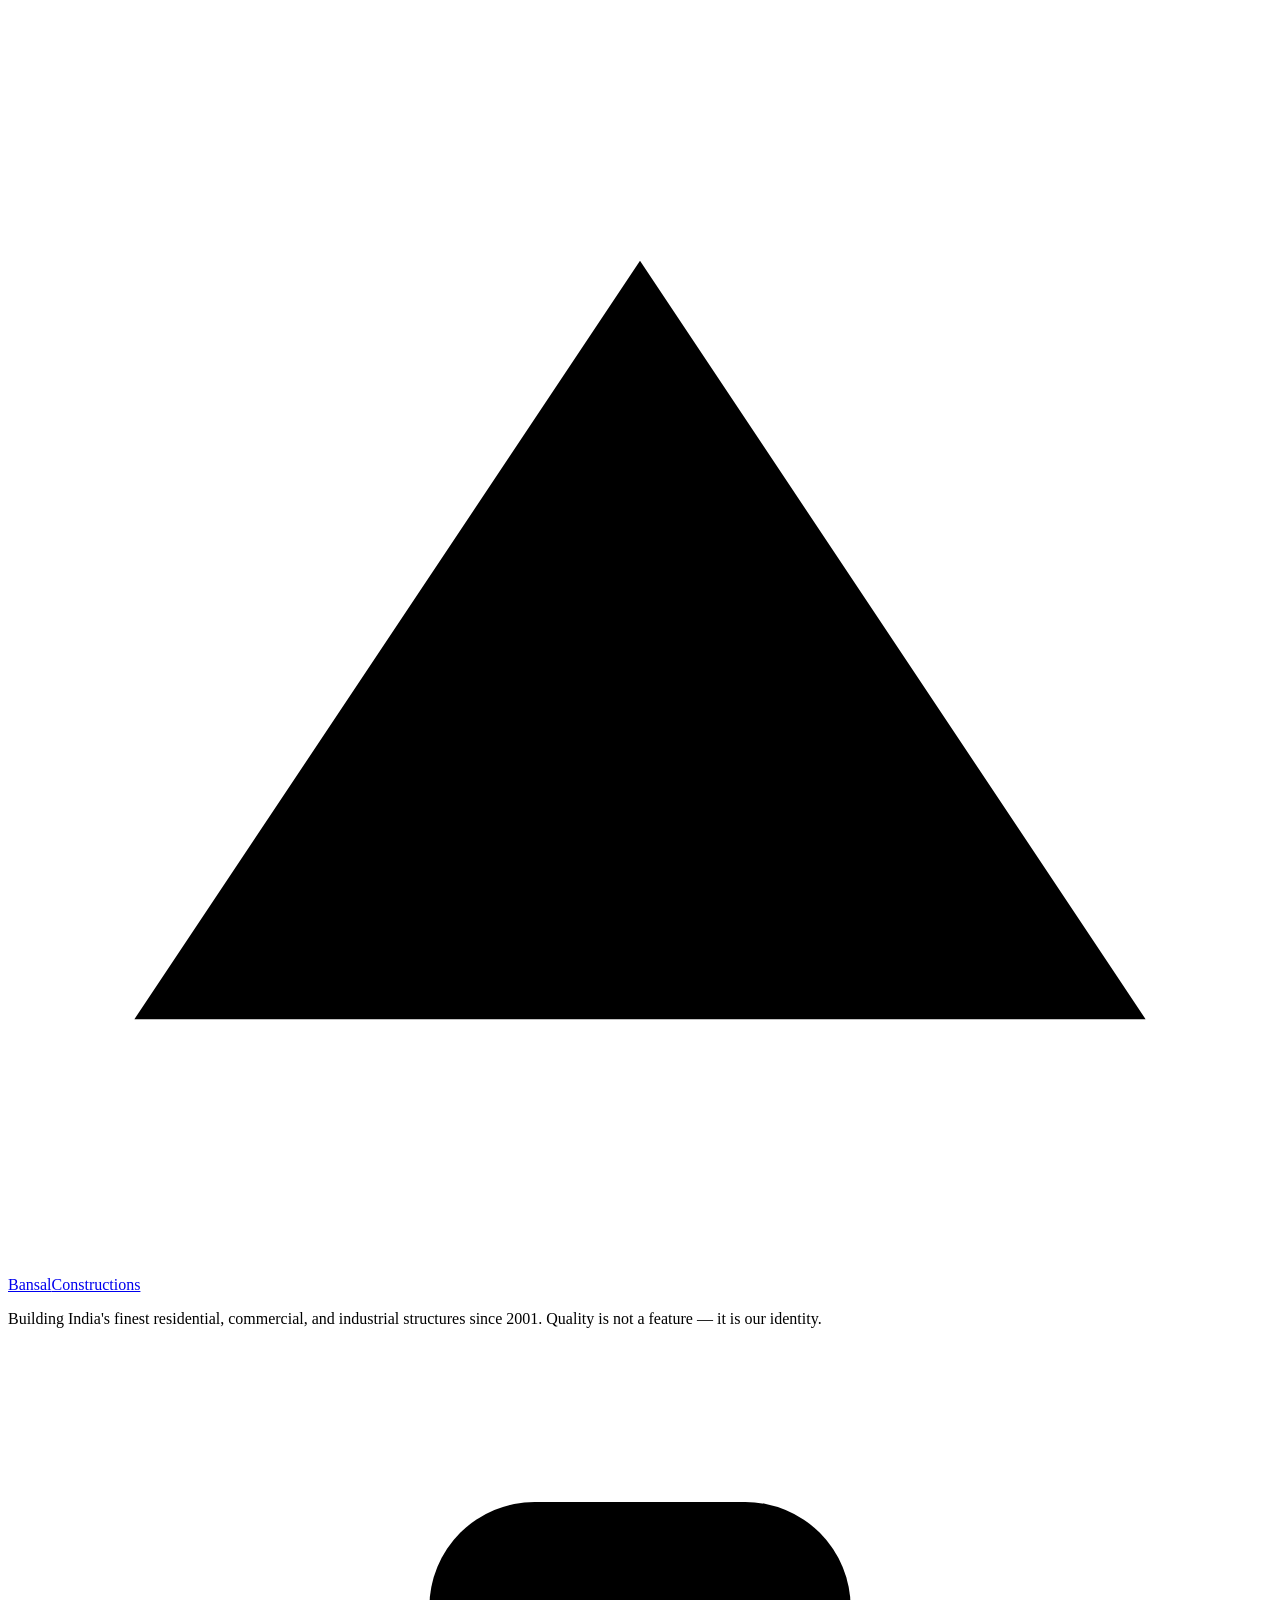
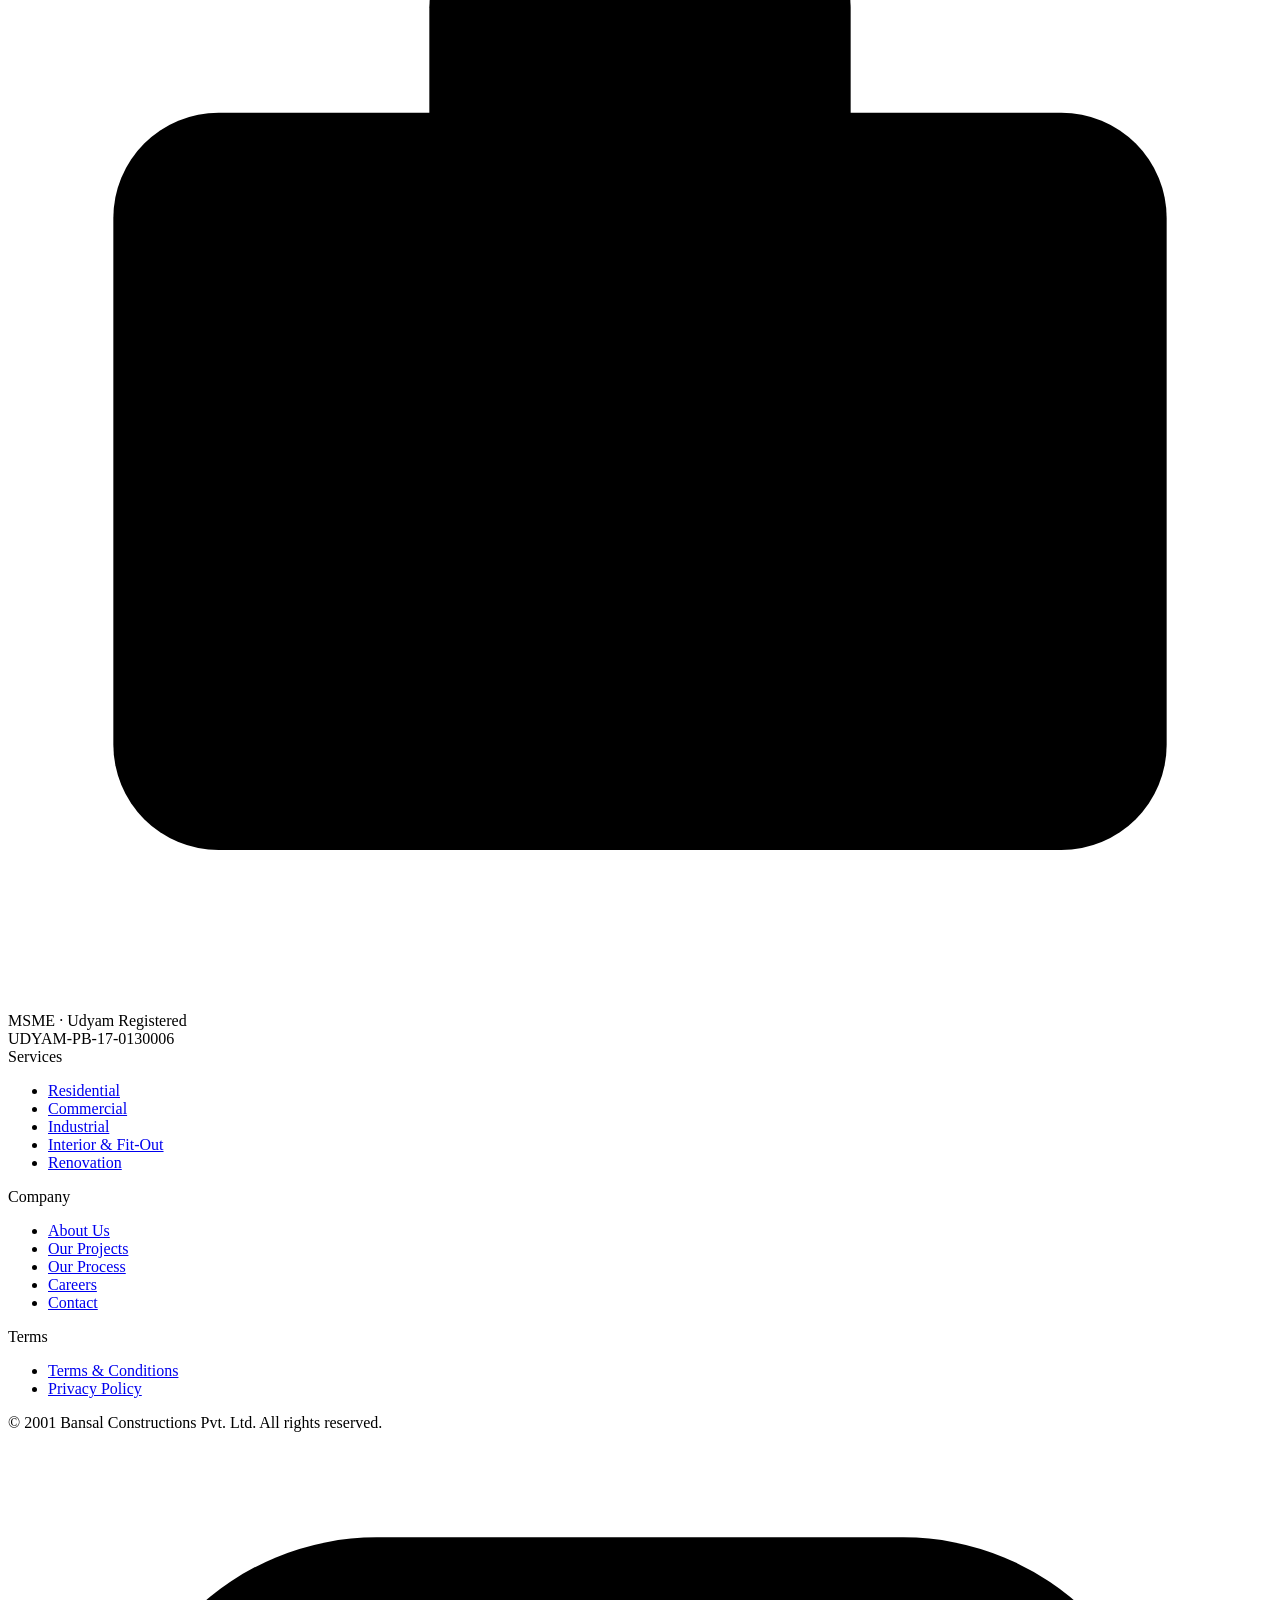
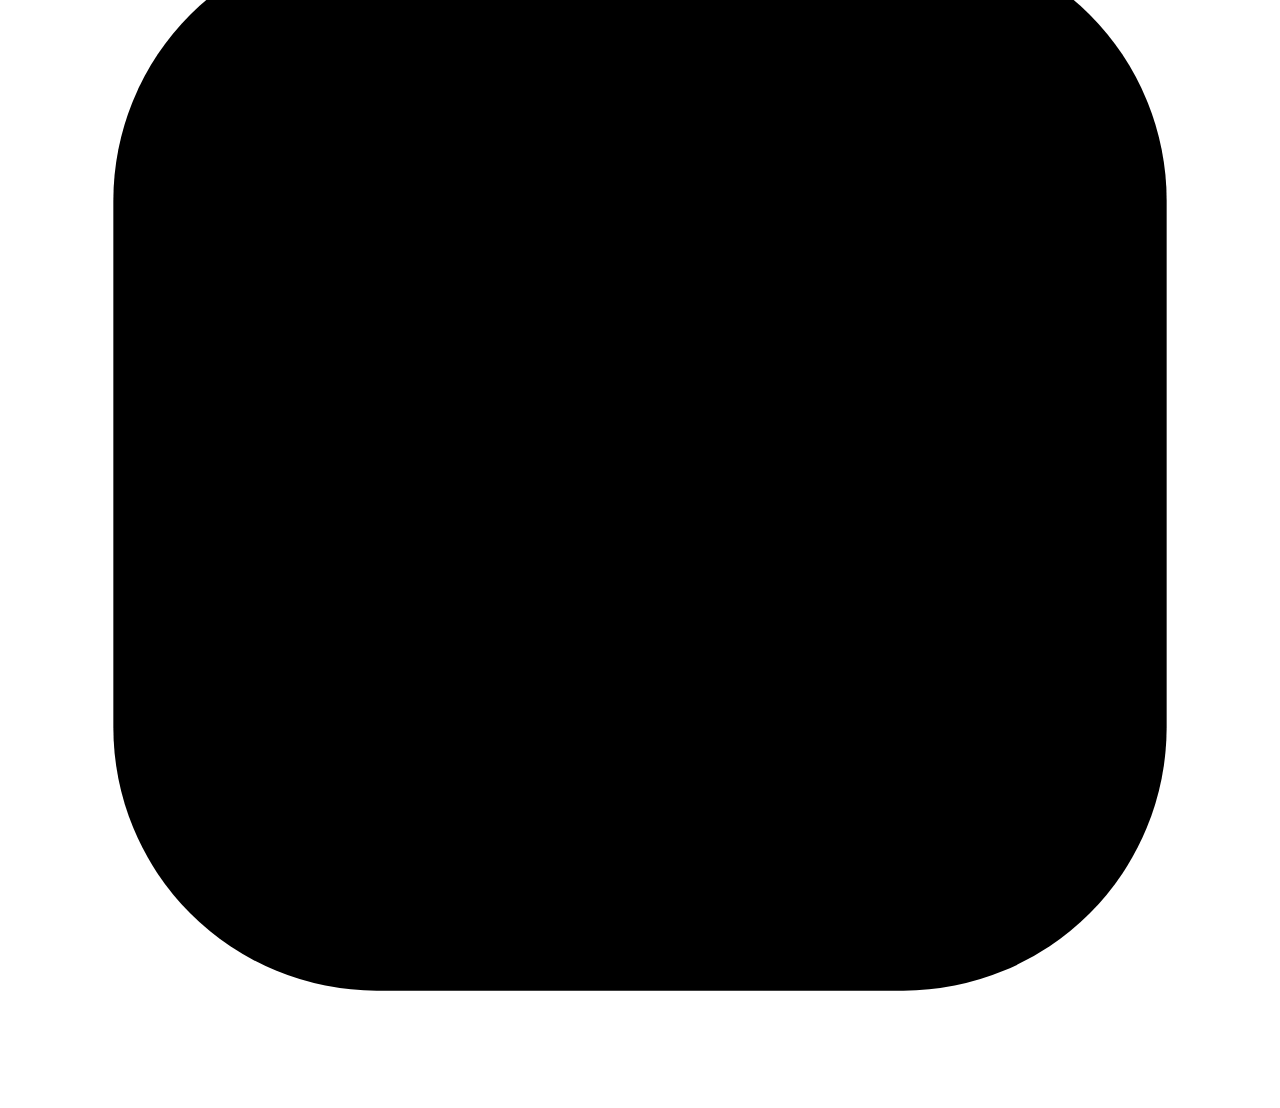
<file: footer.html>
<!DOCTYPE html>
<html lang="en">

<head>
    <meta charset="UTF-8">
    <meta name="viewport" content="width=device-width, initial-scale=1.0">
    <title>Document</title>
    <script src="preloader.js"></script>
<style>
        /* ─────────────────────────────────────────
     FOOTER
  ───────────────────────────────────────── */
        @media (max-width: 768px) {
            footer {
                padding: 56px 4% 32px;
            }

            .footer-top {
                grid-template-columns: 1fr;
                gap: 36px;
            }

            .footer-brand p {
                font-size: .85rem;
            }

            .footer-bottom {
                flex-direction: column;
                gap: 16px;
                text-align: center;
            }

            .footer-copy {
                font-size: .75rem;
            }
        }

        @media (max-width: 1024px) {
            .footer-top {
                grid-template-columns: 1fr 1fr;
                gap: 40px;
            }
        }
    </style>
</head>
<body>
    <!-- Footer -->
    <footer>
        <div class="footer-top">
            <div class="footer-brand">
                <a href="#" class="nav-logo">
                    <div class="logo-mark"><svg viewBox="0 0 20 20">
                            <path d="M2 16 L10 4 L18 16 Z M6 16 L6 10 L14 10 L14 16" />
                        </svg></div>
                    <div class="logo-text"><span class="logo-name">Bansal</span><span
                            class="logo-sub">Constructions</span></div>
                </a>
                <p>Building India's finest residential, commercial, and industrial structures since 2001. Quality is not
                    a
                    feature — it is our identity.</p>


                <div class="msme-badge">
                    <div class="msme-seal">
                        <svg viewBox="0 0 24 24">
                            <rect x="2" y="7" width="20" height="14" rx="2" />
                            <path d="M16 21V5a2 2 0 00-2-2h-4a2 2 0 00-2 2v16" />
                        </svg>
                    </div>
                    <div class="msme-info">
                        <div class="msme-label">MSME · Udyam Registered</div>
                        <div class="msme-number">UDYAM-PB-17-0130006</div>
                    </div>
                </div>

            </div>
            <div class="footer-col">
                <div class="footer-col-title">Services</div>
                <ul>
                    <li><a href="residential.html">Residential</a></li>
                    <li><a href="commercial.html">Commercial</a></li>
                    <li><a href="industrial.html">Industrial</a></li>
                    <li><a href="curtain.html">Interior & Fit-Out</a></li>
                    <li><a href="renovation.html">Renovation</a></li>
                </ul>
            </div>
            <div class="footer-col">
                <div class="footer-col-title">Company</div>
                <ul>
                    <li><a href="about.html">About Us</a></li>
                    <li><a href="projects.html">Our Projects</a></li>
                    <li><a href="process.html">Our Process</a></li>
                    <li><a href="careers.html">Careers</a></li>
                    <li><a href="contact.html">Contact</a></li>
                </ul>
            </div>
            <div class="footer-col">
                <div class="footer-col-title">Terms</div>
                <ul>
                    <li><a href="terms.html">Terms & Conditions</a></li>
                    <li><a href="privacy.html">Privacy Policy</a></li>
                </ul>
            </div>
        </div>
        <div class="footer-bottom">
            <div class="footer-copy">© 2001 Bansal Constructions Pvt. Ltd. All rights reserved.</div>
            <div class="footer-socials">
                <a href="https://www.instagram.com/Bansal_constructions/" target="_blank" rel="noopener"
                    class="social-btn" aria-label="Instagram">
                    <svg viewBox="0 0 24 24">
                        <rect x="2" y="2" width="20" height="20" rx="5" ry="5" />
                        <path d="M16 11.37A4 4 0 1112.63 8 4 4 0 0116 11.37z" />
                        <line x1="17.5" y1="6.5" x2="17.51" y2="6.5" />
                    </svg>
                </a>
            </div>
        </div>
    </footer>
</body>

</html>
</file>
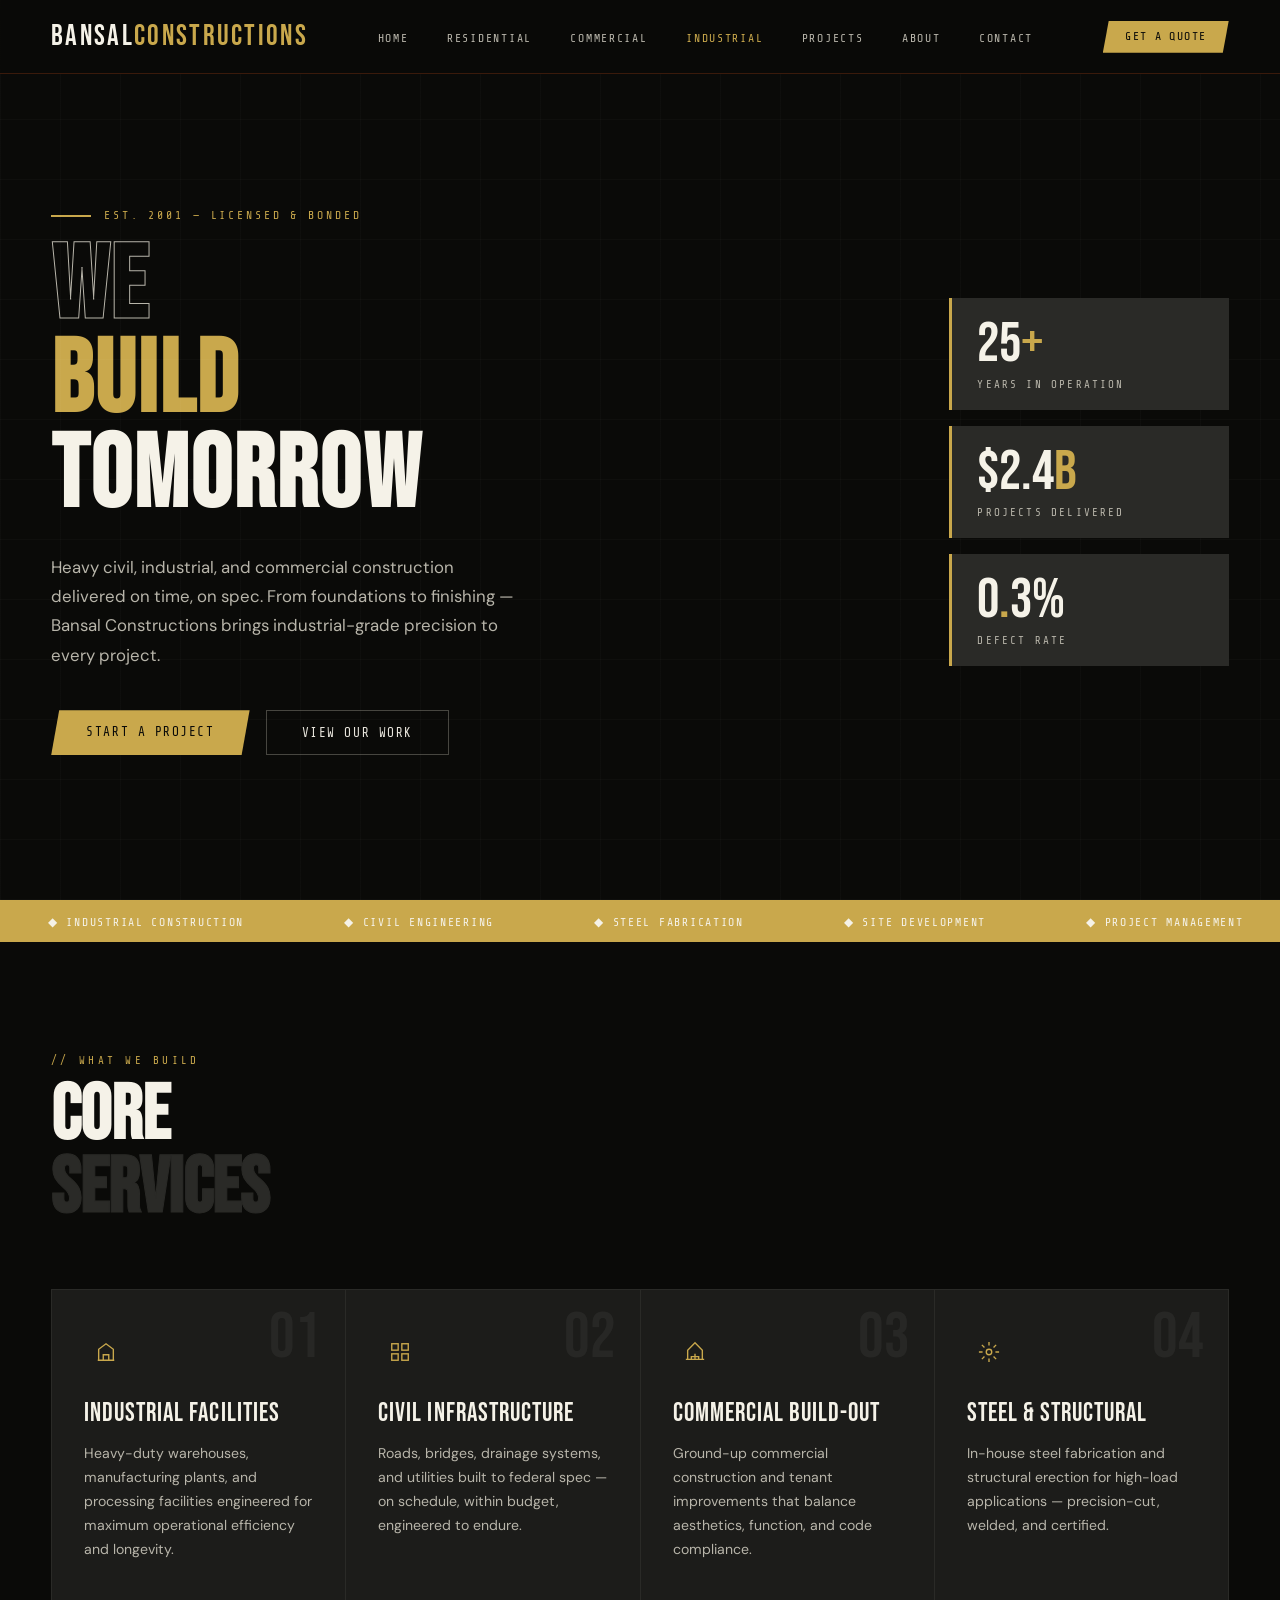
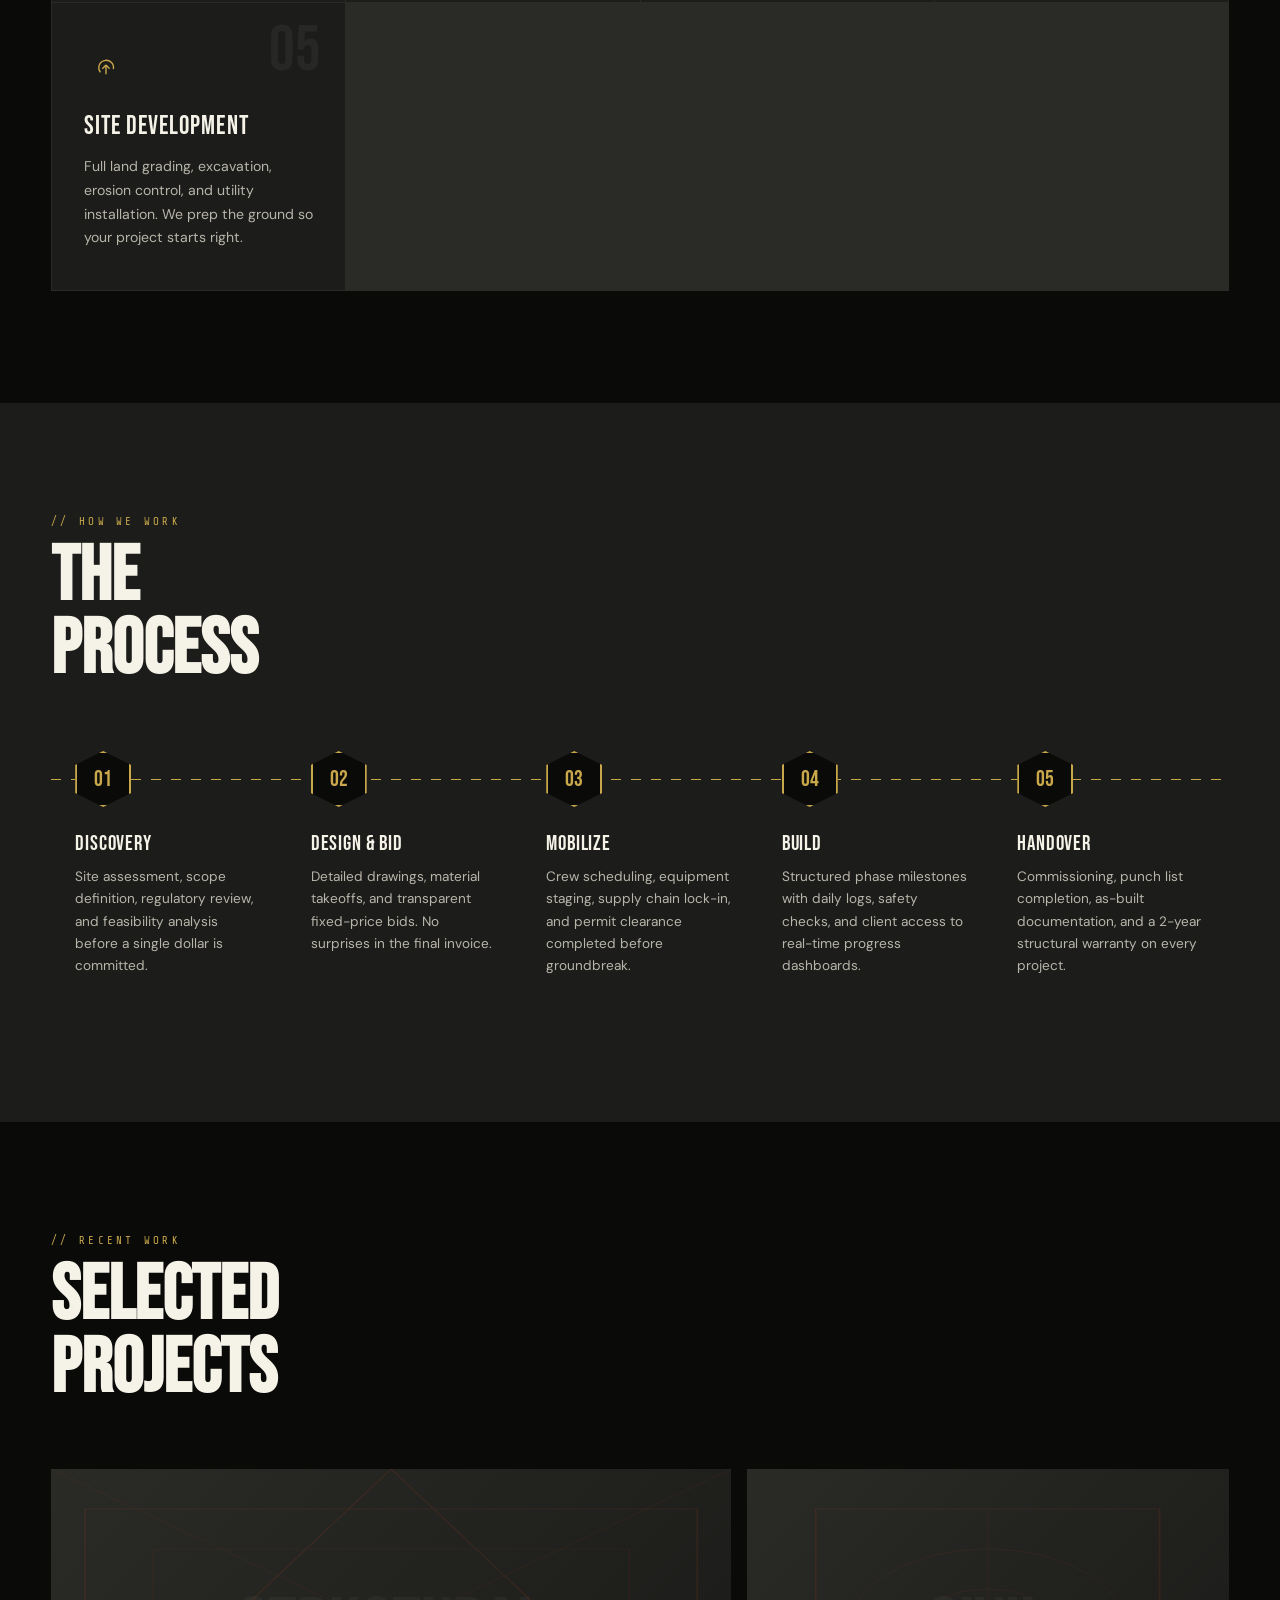
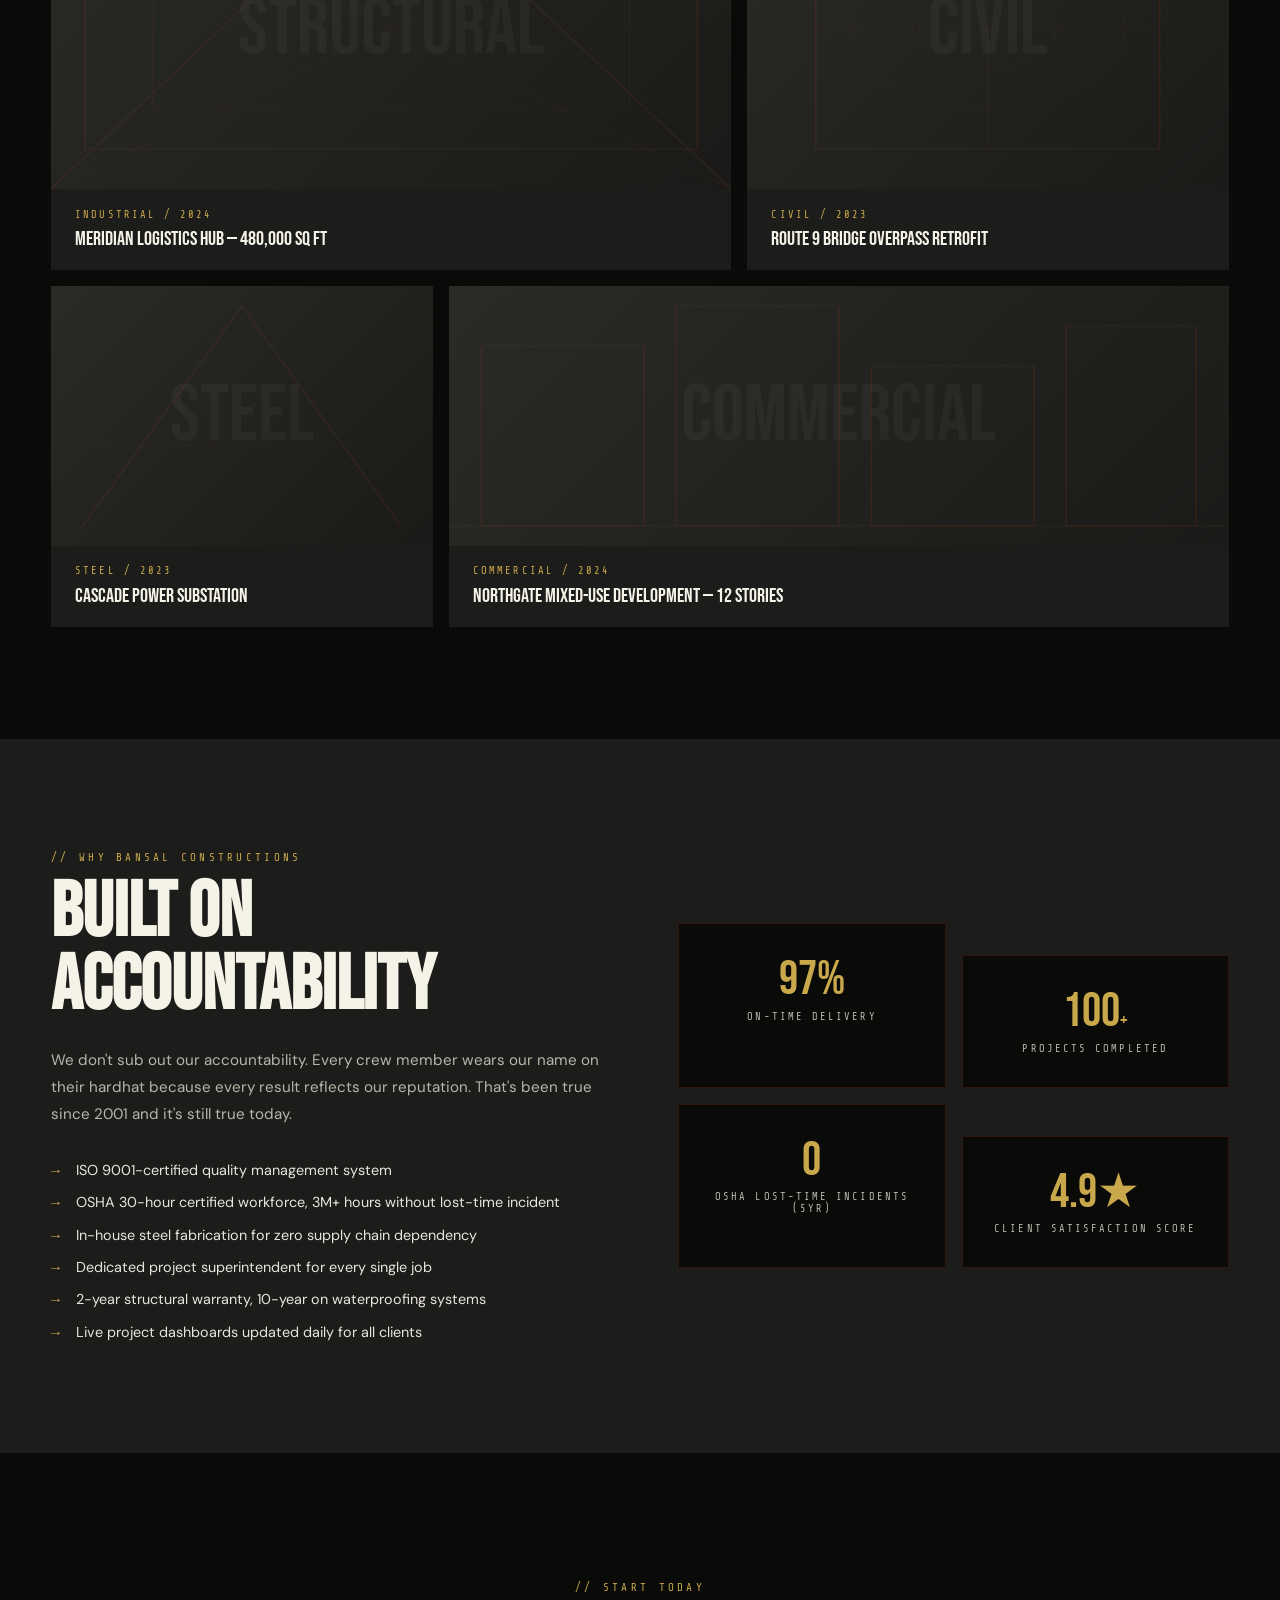
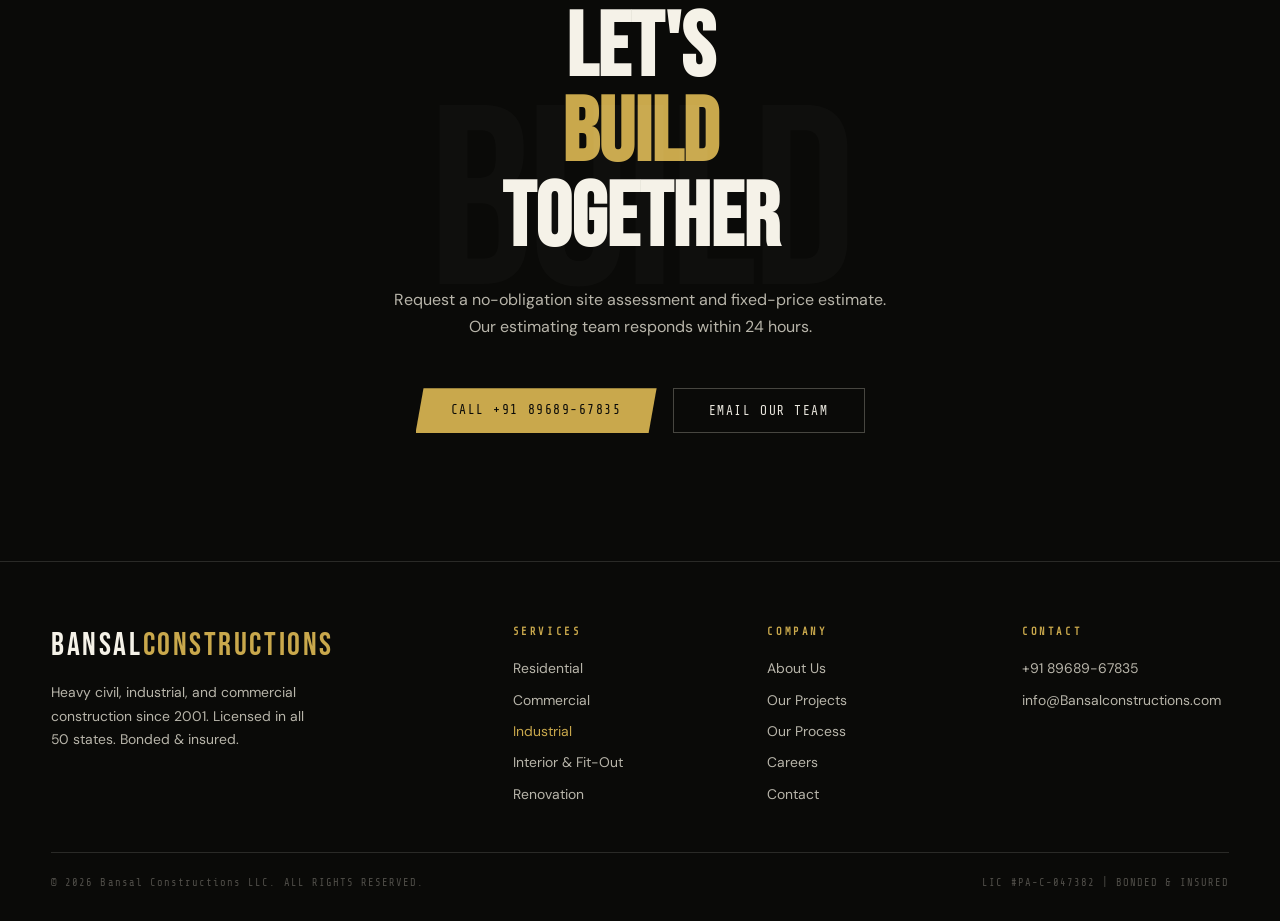
<file: industrial.html>
<!DOCTYPE html>
<html lang="en">

<head>
    <meta charset="UTF-8">
    <meta name="viewport" content="width=device-width, initial-scale=1.0">
    <title>Bansal Constructions</title>
    <link rel="icon" type="image/x-icon" href="logo.ico">
    <link rel="preconnect" href="https://fonts.googleapis.com">
    <link rel="preconnect" href="https://fonts.gstatic.com" crossorigin>
    <link
        href="https://fonts.googleapis.com/css2?family=Bebas+Neue&family=DM+Sans:wght@300;400;500&family=Share+Tech+Mono&display=swap"
        rel="stylesheet">
    <script src="preloader.js"></script>
<style>
        *,
        *::before,
        *::after {
            box-sizing: border-box;
            margin: 0;
            padding: 0;
        }
/* Target the whole page */
html {
  --scrollbar-bg: #1e2229;       /* Dark slate track */
  --scrollbar-thumb: #f2a900;    /* Structural accent (e.g., Construction Gold/Orange) */
  --scrollbar-hover: #d49400;    /* Slightly darker shade for hover state */
  
  /* Firefox Support */
  scrollbar-width: thin;
  scrollbar-color: var(--scrollbar-thumb) var(--scrollbar-bg);
}

/* Webkit Browsers (Chrome, Safari, Edge, Opera) */
::-webkit-scrollbar {
  width: 10px;  /* Width of the vertical scrollbar */
  height: 10px; /* Height of the horizontal scrollbar */
}

/* The track (background) of the scrollbar */
::-webkit-scrollbar-track {
  background: var(--scrollbar-bg);
  border-radius: 4px;
}

/* The draggable thumb */
::-webkit-scrollbar-thumb {
  background: var(--scrollbar-thumb);
  border-radius: 4px;
  border: 2px solid var(--scrollbar-bg); /* Creates a nice padding effect */
  transition: background 0.3s ease;
}

/* Thumb behavior on hover */
::-webkit-scrollbar-thumb:hover {
  background: var(--scrollbar-hover);
}
        :root {
            --black: #0a0a08;
            --steel: #1c1c1a;
            --iron: #2a2a27;
            --gold: #C9A84C;
            --gold-dim: : #a38531;
            --gold-dark: #9A7A2E;
            --concrete: #b8b5aa;
            --light: #e8e5dc;
            --white: #f5f2e8;
            --mono: 'Share Tech Mono', monospace;
            --display: 'Bebas Neue', sans-serif;
            --body: 'DM Sans', sans-serif;
        }

        html {
            scroll-behavior: smooth;
        }

        body {
            background: var(--black);
            color: var(--light);
            font-family: var(--body);
            overflow-x: hidden;
        }

        /* NAV */
        nav {
            position: fixed;
            top: 0;
            left: 0;
            right: 0;
            z-index: 100;
            display: flex;
            align-items: center;
            justify-content: space-between;
            padding: 1.2rem 4vw;
            background: rgba(10, 10, 8, 0.92);
            border-bottom: 1px solid rgba(201, 75, 26, 0.25);
            backdrop-filter: blur(8px);
        }

        .nav-logo {
            font-family: var(--display);
            font-size: clamp(1.4rem, 3vw, 1.8rem);
            letter-spacing: 0.08em;
            color: var(--white);
        }

        .nav-logo span {
            color: var(--gold);
        }

        .nav-links {
            display: flex;
            gap: clamp(1rem, 3vw, 2.5rem);
            list-style: none;
        }

        .nav-links a {
            font-family: var(--mono);
            font-size: 0.72rem;
            letter-spacing: 0.15em;
            text-transform: uppercase;
            color: var(--concrete);
            text-decoration: none;
            transition: color 0.2s;
        }

        .nav-links a:hover,
        .nav-links a.active {
            color: var(--gold);
        }

        .nav-cta {
            font-family: var(--mono);
            font-size: 0.72rem;
            letter-spacing: 0.12em;
            text-transform: uppercase;
            background: var(--gold);
            color: var(--black);
            border: none;
            cursor: pointer;
            padding: 0.6rem 1.4rem;
            clip-path: polygon(6px 0%, 100% 0%, calc(100% - 6px) 100%, 0% 100%);
            transition: background 0.2s;
        }

        .nav-cta:hover {
            background: var(--gold-dark);
            color: var(--black);
        }

        .hamburger {
            display: none;
            flex-direction: column;
            gap: 5px;
            cursor: pointer;
            padding: 4px;
        }

        .hamburger span {
            display: block;
            width: 24px;
            height: 2px;
            background: var(--light);
            transition: all 0.3s;
        }

        /* HERO */
        .hero {
            min-height: 100vh;
            display: grid;
            grid-template-columns: 1fr 1fr;
            align-items: center;
            padding: 8rem 4vw 4rem;
            position: relative;
            overflow: hidden;
        }

        .hero::before {
            content: '';
            position: absolute;
            inset: 0;
            background:
                repeating-linear-gradient(90deg, rgba(255, 255, 255, 0.02) 0, rgba(255, 255, 255, 0.02) 1px, transparent 1px, transparent 60px),
                repeating-linear-gradient(0deg, rgba(255, 255, 255, 0.02) 0, rgba(255, 255, 255, 0.02) 1px, transparent 1px, transparent 60px);
            pointer-events: none;
        }

        .hero-eyebrow {
            font-family: var(--mono);
            font-size: 0.72rem;
            letter-spacing: 0.25em;
            text-transform: uppercase;
            color: var(--gold);
            margin-bottom: 1.2rem;
            display: flex;
            align-items: center;
            gap: 0.8rem;
        }

        .hero-eyebrow::before {
            content: '';
            display: inline-block;
            width: 40px;
            height: 2px;
            background: var(--gold);
        }

        .hero-title {
            font-family: var(--display);
            font-size: clamp(3.5rem, 8vw, 8rem);
            line-height: 0.92;
            letter-spacing: 0.02em;
            color: var(--white);
            margin-bottom: 1.8rem;
        }

        .hero-title .accent {
            color: var(--gold);
            display: block;
        }

        .hero-title .outline {
            -webkit-text-stroke: 1px var(--concrete);
            color: transparent;
        }

        .hero-body {
            font-size: clamp(0.9rem, 1.5vw, 1.05rem);
            line-height: 1.75;
            color: var(--concrete);
            max-width: 480px;
            margin-bottom: 2.5rem;
        }

        .hero-actions {
            display: flex;
            gap: 1rem;
            flex-wrap: wrap;
        }

        .btn-primary {
            font-family: var(--mono);
            font-size: 0.8rem;
            letter-spacing: 0.12em;
            text-transform: uppercase;
            background: var(--gold);
            color: var(--black);
            border: none;
            cursor: pointer;
            padding: 0.9rem 2.2rem;
            clip-path: polygon(8px 0%, 100% 0%, calc(100% - 8px) 100%, 0% 100%);
            text-decoration: none;
            display: inline-block;
            transition: background 0.2s, transform 0.15s;
        }

        .btn-primary:hover {
            background: var(--gold-dark);
            color: var(--black);
            transform: translateY(-2px);
        }

        .btn-outline {
            font-family: var(--mono);
            font-size: 0.8rem;
            letter-spacing: 0.12em;
            text-transform: uppercase;
            background: transparent;
            color: var(--light);
            border: 1px solid rgba(184, 181, 170, 0.35);
            cursor: pointer;
            padding: 0.9rem 2.2rem;
            text-decoration: none;
            display: inline-block;
            transition: border-color 0.2s, color 0.2s;
        }

        .btn-outline:hover {
            border-color: var(--gold);
            color: var(--gold);
        }

        /* HERO VISUAL */
        .hero-visual {
            display: flex;
            flex-direction: column;
            align-items: flex-end;
            gap: 1rem;
            padding-left: 4vw;
        }

        .stat-block {
            background: var(--iron);
            border-left: 3px solid var(--gold);
            padding: 1.2rem 1.6rem;
            width: 100%;
            max-width: 280px;
            animation: slideIn 0.6s ease both;
        }

        .stat-block:nth-child(2) {
            animation-delay: 0.1s;
        }

        .stat-block:nth-child(3) {
            animation-delay: 0.2s;
            margin-left: 2rem;
        }

        @keyframes slideIn {
            from {
                opacity: 0;
                transform: translateX(30px);
            }

            to {
                opacity: 1;
                transform: translateX(0);
            }
        }

        .stat-num {
            font-family: var(--display);
            font-size: clamp(2.5rem, 5vw, 3.5rem);
            color: var(--white);
            line-height: 1;
        }

        .stat-num span {
            color: var(--gold);
        }

        .stat-label {
            font-family: var(--mono);
            font-size: 0.68rem;
            letter-spacing: 0.2em;
            text-transform: uppercase;
            color: var(--concrete);
            margin-top: 0.3rem;
        }

        /* TICKER */
        .ticker {
            background: var(--gold);
            padding: 0.65rem 0;
            overflow: hidden;
            white-space: nowrap;
        }

        .ticker-inner {
            display: inline-block;
            animation: ticker 30s linear infinite;
        }

        .ticker-inner span {
            font-family: var(--mono);
            font-size: 0.72rem;
            letter-spacing: 0.15em;
            text-transform: uppercase;
            color: var(--white);
            padding: 0 3rem;
        }

        .ticker-inner span::before {
            content: '◆  ';
        }

        @keyframes ticker {
            from {
                transform: translateX(0);
            }

            to {
                transform: translateX(-50%);
            }
        }

        /* SERVICES */
        .services {
            padding: 7rem 4vw;
            position: relative;
        }

        .section-label {
            font-family: var(--mono);
            font-size: 0.68rem;
            letter-spacing: 0.3em;
            text-transform: uppercase;
            color: var(--gold);
            margin-bottom: 0.8rem;
        }

        .section-title {
            font-family: var(--display);
            font-size: clamp(2.5rem, 6vw, 5rem);
            color: var(--white);
            line-height: 0.95;
            margin-bottom: 4rem;
        }

        .section-title .dim {
            color: var(--iron);
            -webkit-text-stroke: 1px var(--iron);
        }

        .services-grid {
            display: grid;
            grid-template-columns: repeat(auto-fit, minmax(260px, 1fr));
            gap: 1px;
            background: var(--iron);
            border: 1px solid var(--iron);
        }

        .service-card {
            background: var(--steel);
            padding: 2.5rem 2rem;
            position: relative;
            overflow: hidden;
            transition: background 0.3s;
            cursor: default;
        }

        .service-card::after {
            content: '';
            position: absolute;
            bottom: 0;
            left: 0;
            width: 0;
            height: 3px;
            background: var(--gold);
            transition: width 0.4s ease;
        }

        .service-card:hover {
            background: var(--iron);
        }

        .service-card:hover::after {
            width: 100%;
        }

        .service-num {
            font-family: var(--display);
            font-size: 4rem;
            color: rgba(255, 255, 255, 0.05);
            position: absolute;
            top: 1rem;
            right: 1.5rem;
            line-height: 1;
            user-select: none;
        }

        .service-icon {
            width: 44px;
            height: 44px;
            border: 1px solid var(--gold-dim);
            display: flex;
            align-items: center;
            justify-content: center;
            margin-bottom: 1.5rem;
        }

        .service-icon svg {
            width: 22px;
            height: 22px;
            stroke: var(--gold);
            fill: none;
            stroke-width: 1.5;
        }

        .service-name {
            font-family: var(--display);
            font-size: 1.6rem;
            letter-spacing: 0.04em;
            color: var(--white);
            margin-bottom: 0.8rem;
        }

        .service-desc {
            font-size: 0.88rem;
            line-height: 1.7;
            color: var(--concrete);
        }

        /* PROCESS */
        .process {
            padding: 7rem 4vw;
            background: var(--steel);
        }

        .process-steps {
            display: grid;
            grid-template-columns: repeat(auto-fit, minmax(200px, 1fr));
            gap: 0;
            margin-top: 4rem;
            position: relative;
        }

        .process-steps::before {
            content: '';
            position: absolute;
            top: 28px;
            left: 0;
            right: 0;
            height: 1px;
            background: repeating-linear-gradient(90deg, var(--gold) 0, var(--gold) 10px, transparent 10px, transparent 20px);
            z-index: 0;
        }

        .step {
            padding: 0 1.5rem 2rem;
            position: relative;
            z-index: 1;
        }

        .step-dot {
            width: 56px;
            height: 56px;
            background: var(--black);
            border: 2px solid var(--gold);
            display: flex;
            align-items: center;
            justify-content: center;
            margin-bottom: 1.5rem;
            clip-path: polygon(50% 0%, 100% 25%, 100% 75%, 50% 100%, 0% 75%, 0% 25%);
        }

        .step-dot-num {
            font-family: var(--display);
            font-size: 1.4rem;
            color: var(--gold);
        }

        .step-name {
            font-family: var(--display);
            font-size: 1.3rem;
            letter-spacing: 0.04em;
            color: var(--white);
            margin-bottom: 0.6rem;
        }

        .step-desc {
            font-size: 0.85rem;
            color: var(--concrete);
            line-height: 1.65;
        }

        /* PROJECTS */
        .projects {
            padding: 7rem 4vw;
        }

        .projects-grid {
            display: grid;
            grid-template-columns: repeat(12, 1fr);
            gap: 1rem;
            margin-top: 4rem;
        }

        .project-card {
            background: var(--iron);
            overflow: hidden;
            position: relative;
            cursor: pointer;
        }

        .project-card:hover .project-overlay {
            opacity: 1;
        }

        .project-card:nth-child(1) {
            grid-column: span 7;
        }

        .project-card:nth-child(2) {
            grid-column: span 5;
        }

        .project-card:nth-child(3) {
            grid-column: span 4;
        }

        .project-card:nth-child(4) {
            grid-column: span 8;
        }

        .project-img {
            width: 100%;
            aspect-ratio: auto;
            display: block;
        }

        .project-card:nth-child(1) .project-img {
            height: 320px;
        }

        .project-card:nth-child(2) .project-img {
            height: 320px;
        }

        .project-card:nth-child(3) .project-img {
            height: 260px;
        }

        .project-card:nth-child(4) .project-img {
            height: 260px;
        }

        /* SVG placeholder renders */
        .project-placeholder {
            width: 100%;
            height: 100%;
            display: flex;
            align-items: flex-end;
            padding: 1.5rem;
            background: linear-gradient(135deg, var(--iron) 0%, #1a1a18 100%);
            position: relative;
            overflow: hidden;
        }

        .project-placeholder::before {
            content: attr(data-label);
            position: absolute;
            top: 50%;
            left: 50%;
            transform: translate(-50%, -50%);
            font-family: var(--display);
            font-size: 5rem;
            color: rgba(255, 255, 255, 0.04);
            white-space: nowrap;
            pointer-events: none;
        }

        .project-overlay {
            position: absolute;
            inset: 0;
            background: #9A7A2E;
            display: flex;
            align-items: center;
            justify-content: center;
            opacity: 0;
            transition: opacity 0.3s;
        }

        .project-overlay-text {
            font-family: var(--display);
            font-size: 1.2rem;
            letter-spacing: 0.12em;
            color: var(--white);
        }

        .project-meta {
            padding: 1.2rem 1.5rem;
            background: var(--steel);
        }

        .project-tag {
            font-family: var(--mono);
            font-size: 0.65rem;
            letter-spacing: 0.2em;
            text-transform: uppercase;
            color: var(--gold);
            margin-bottom: 0.4rem;
        }

        .project-title {
            font-family: var(--display);
            font-size: 1.25rem;
            color: var(--white);
        }

        /* WHY US */
        .why {
            padding: 7rem 4vw;
            background: var(--steel);
        }

        .why-inner {
            display: grid;
            grid-template-columns: 1fr 1fr;
            gap: 6vw;
            align-items: center;
        }

        .why-left .section-title {
            margin-bottom: 1.5rem;
        }

        .why-body {
            font-size: 0.95rem;
            line-height: 1.8;
            color: var(--concrete);
            margin-bottom: 2rem;
        }

        .why-features {
            list-style: none;
            display: flex;
            flex-direction: column;
            gap: 0.9rem;
        }

        .why-features li {
            display: flex;
            align-items: flex-start;
            gap: 1rem;
            font-size: 0.9rem;
            color: var(--light);
        }

        .why-features li::before {
            content: '→';
            color: var(--gold);
            font-family: var(--mono);
            flex-shrink: 0;
            margin-top: 1px;
        }

        .why-right {
            display: grid;
            grid-template-columns: 1fr 1fr;
            gap: 1rem;
        }

        .metric-card {
            background: var(--black);
            border: 1px solid rgba(201, 75, 26, 0.2);
            padding: 2rem 1.5rem;
            text-align: center;
            transition: border-color 0.3s;
        }

        .metric-card:hover {
            border-color: var(--gold);
        }

        .metric-card:nth-child(2) {
            margin-top: 2rem;
        }

        .metric-card:nth-child(4) {
            margin-top: 2rem;
        }

        .metric-big {
            font-family: var(--display);
            font-size: clamp(2.2rem, 4vw, 3rem);
            color: var(--gold);
            line-height: 1;
            margin-bottom: 0.4rem;
        }

        .metric-label {
            font-family: var(--mono);
            font-size: 0.65rem;
            letter-spacing: 0.2em;
            text-transform: uppercase;
            color: var(--concrete);
        }

        /* CTA */
        .cta-section {
            padding: 8rem 4vw;
            text-align: center;
            position: relative;
            overflow: hidden;
        }

        .cta-section::before {
            content: 'BUILD';
            position: absolute;
            top: 50%;
            left: 50%;
            transform: translate(-50%, -50%);
            font-family: var(--display);
            font-size: clamp(8rem, 20vw, 18rem);
            color: rgba(255, 255, 255, 0.025);
            pointer-events: none;
            white-space: nowrap;
            letter-spacing: -0.02em;
        }

        .cta-section .section-label {
            justify-content: center;
            display: flex;
        }

        .cta-title {
            font-family: var(--display);
            font-size: clamp(2.8rem, 7vw, 6.5rem);
            color: var(--white);
            line-height: 0.95;
            margin-bottom: 1.5rem;
        }

        .cta-title span {
            color: var(--gold);
        }

        .cta-sub {
            font-size: 1rem;
            color: var(--concrete);
            max-width: 520px;
            margin: 0 auto 3rem;
            line-height: 1.7;
        }

        .cta-actions {
            display: flex;
            gap: 1rem;
            justify-content: center;
            flex-wrap: wrap;
        }

        /* FOOTER */
        footer {
            background: var(--black);
            border-top: 1px solid var(--iron);
            padding: 4rem 4vw 2rem;
        }

        .footer-grid {
            display: grid;
            grid-template-columns: 2fr 1fr 1fr 1fr;
            gap: 3rem;
            margin-bottom: 3rem;
        }

        .footer-brand .nav-logo {
            font-size: 2rem;
            display: block;
            margin-bottom: 1rem;
        }

        .footer-desc {
            font-size: 0.87rem;
            color: var(--concrete);
            line-height: 1.7;
            max-width: 260px;
        }

        .footer-col h4 {
            font-family: var(--mono);
            font-size: 0.65rem;
            letter-spacing: 0.25em;
            text-transform: uppercase;
            color: var(--gold);
            margin-bottom: 1.2rem;
        }

        .footer-col ul {
            list-style: none;
            display: flex;
            flex-direction: column;
            gap: 0.65rem;
        }

        .footer-col ul a {
            font-size: 0.87rem;
            color: var(--concrete);
            text-decoration: none;
            transition: color 0.2s;
        }

        .footer-col ul a:hover {
            color: var(--gold);
        }

        .footer-bottom {
            border-top: 1px solid var(--iron);
            padding-top: 1.5rem;
            display: flex;
            align-items: center;
            justify-content: space-between;
            flex-wrap: wrap;
            gap: 1rem;
        }

        .footer-copy {
            font-family: var(--mono);
            font-size: 0.65rem;
            letter-spacing: 0.1em;
            color: rgba(184, 181, 170, 0.4);
        }

        /* MOBILE */
        @media (max-width: 900px) {
            nav {
                padding: 1rem 5vw;
            }

            .nav-links {
                display: none;
            }

            .nav-cta {
                display: none;
            }

            .hamburger {
                display: flex;
            }

            .hero {
                grid-template-columns: 1fr;
                padding-top: 7rem;
                gap: 3rem;
            }

            .hero-visual {
                padding-left: 0;
                flex-direction: row;
                flex-wrap: wrap;
                align-items: stretch;
            }

            .stat-block {
                max-width: none;
                flex: 1 1 140px;
            }

            .stat-block:nth-child(3) {
                margin-left: 0;
            }

            .process-steps::before {
                display: none;
            }

            .process-steps {
                gap: 1rem;
            }

            .step {
                padding: 0 0 1rem;
            }

            .projects-grid {
                grid-template-columns: 1fr;
            }

            .project-card:nth-child(n) {
                grid-column: span 1;
            }

            .project-card:nth-child(1) .project-img {
                height: 220px;
            }

            .project-card:nth-child(2) .project-img {
                height: 220px;
            }

            .project-card:nth-child(3) .project-img {
                height: 200px;
            }

            .project-card:nth-child(4) .project-img {
                height: 200px;
            }

            .why-inner {
                grid-template-columns: 1fr;
                gap: 3rem;
            }

            .footer-grid {
                grid-template-columns: 1fr 1fr;
            }

            .footer-brand {
                grid-column: span 2;
            }
        }

        @media (max-width: 600px) {
            .hero-title {
                font-size: clamp(3rem, 13vw, 5rem);
            }

            .section-title {
                font-size: clamp(2.2rem, 10vw, 3.5rem);
            }

            .why-right {
                grid-template-columns: 1fr 1fr;
            }

            .metric-card:nth-child(2),
            .metric-card:nth-child(4) {
                margin-top: 0;
            }

            .footer-grid {
                grid-template-columns: 1fr;
            }

            .footer-brand {
                grid-column: span 1;
            }

            .cta-section::before {
                font-size: 4rem;
            }
        }

        /* Mobile nav open state */
        body.nav-open .nav-links {
            display: flex;
            flex-direction: column;
            position: fixed;
            top: 56px;
            left: 0;
            right: 0;
            background: rgba(10, 10, 8, 0.98);
            padding: 2rem 5vw;
            gap: 1.5rem;
            border-bottom: 1px solid var(--iron);
            z-index: 99;
        }

        body.nav-open .nav-links a {
            font-size: 0.9rem;
        }

        body.nav-open .hamburger span:nth-child(1) {
            transform: rotate(45deg) translateY(7px);
        }

        body.nav-open .hamburger span:nth-child(2) {
            opacity: 0;
        }

        body.nav-open .hamburger span:nth-child(3) {
            transform: rotate(-45deg) translateY(-7px);
        }

        .footer-links a.active {
            color: var(--gold);
        }
    </style>
</head>

<body>

    <!-- NAV -->
    <nav>
        <div class="nav-logo">Bansal<span>Constructions</span></div>
        <ul class="nav-links">
            <li><a href="index.html">Home</a></li>
            <li><a href="residential.html">Residential</a></li>
            <li><a href="commercial.html">Commercial</a></li>
            <li><a href="industrial.html" class="active">Industrial</a></li>
            <li><a href="projects.html">Projects</a></li>
            <li><a href="about.html">About</a></li>
            <li><a href="contact.html">Contact</a></li>
        </ul>
        <button class="nav-cta" onclick="document.getElementById('contact').scrollIntoView({behavior:'smooth'})">Get a
            Quote</button>
        <div class="hamburger" onclick="document.body.classList.toggle('nav-open')" aria-label="Toggle menu">
            <span></span><span></span><span></span>
        </div>
    </nav>

    <!-- HERO -->
    <section class="hero">
        <div class="hero-content">
            <div class="hero-eyebrow">Est. 2001 — Licensed & Bonded</div>
            <h1 class="hero-title">
                <span class="outline">We</span>
                <span class="accent">Build</span>
                Tomorrow
            </h1>
            <p class="hero-body">Heavy civil, industrial, and commercial construction delivered on time, on spec. From
                foundations to finishing — Bansal Constructions brings industrial-grade precision to every project.</p>
            <div class="hero-actions">
                <a href="#contact" class="btn-primary">Start a Project</a>
                <a href="#projects" class="btn-outline">View Our Work</a>
            </div>
        </div>
        <div class="hero-visual">
            <div class="stat-block">
                <div class="stat-num">25<span>+</span></div>
                <div class="stat-label">Years in Operation</div>
            </div>
            <div class="stat-block">
                <div class="stat-num">$2.4<span>B</span></div>
                <div class="stat-label">Projects Delivered</div>
            </div>
            <div class="stat-block">
                <div class="stat-num">0<span>.</span>3%</div>
                <div class="stat-label">Defect Rate</div>
            </div>
        </div>
    </section>

    <!-- TICKER -->
    <div class="ticker">
        <div class="ticker-inner">
            <span>Industrial Construction</span>
            <span>Civil Engineering</span>
            <span>Steel Fabrication</span>
            <span>Site Development</span>
            <span>Project Management</span>
            <span>Safety Certified</span>
            <span>Industrial Construction</span>
            <span>Civil Engineering</span>
            <span>Steel Fabrication</span>
            <span>Site Development</span>
            <span>Project Management</span>
            <span>Safety Certified</span>
        </div>
    </div>

    <!-- SERVICES -->
    <section class="services" id="services">
        <div class="section-label">// What We Build</div>
        <h2 class="section-title">Core<br><span class="dim">Services</span></h2>
        <div class="services-grid">
            <div class="service-card">
                <div class="service-num">01</div>
                <div class="service-icon">
                    <svg viewBox="0 0 24 24">
                        <path d="M3 21h18M4 21V9l8-6 8 6v12M9 21v-6h6v6" />
                    </svg>
                </div>
                <div class="service-name">Industrial Facilities</div>
                <p class="service-desc">Heavy-duty warehouses, manufacturing plants, and processing facilities
                    engineered for maximum operational efficiency and longevity.</p>
            </div>
            <div class="service-card">
                <div class="service-num">02</div>
                <div class="service-icon">
                    <svg viewBox="0 0 24 24">
                        <rect x="3" y="3" width="7" height="7" />
                        <rect x="14" y="3" width="7" height="7" />
                        <rect x="14" y="14" width="7" height="7" />
                        <rect x="3" y="14" width="7" height="7" />
                    </svg>
                </div>
                <div class="service-name">Civil Infrastructure</div>
                <p class="service-desc">Roads, bridges, drainage systems, and utilities built to federal spec — on
                    schedule, within budget, engineered to endure.</p>
            </div>
            <div class="service-card">
                <div class="service-num">03</div>
                <div class="service-icon">
                    <svg viewBox="0 0 24 24">
                        <path d="M2 20h20M4 20V10l8-8 8 8v10" />
                        <path d="M12 20v-6" />
                        <path d="M8 20v-3h8v3" />
                    </svg>
                </div>
                <div class="service-name">Commercial Build-Out</div>
                <p class="service-desc">Ground-up commercial construction and tenant improvements that balance
                    aesthetics, function, and code compliance.</p>
            </div>
            <div class="service-card">
                <div class="service-num">04</div>
                <div class="service-icon">
                    <svg viewBox="0 0 24 24">
                        <circle cx="12" cy="12" r="3" />
                        <path
                            d="M12 1v4M12 19v4M4.22 4.22l2.83 2.83M16.95 16.95l2.83 2.83M1 12h4M19 12h4M4.22 19.78l2.83-2.83M16.95 7.05l2.83-2.83" />
                    </svg>
                </div>
                <div class="service-name">Steel & Structural</div>
                <p class="service-desc">In-house steel fabrication and structural erection for high-load applications —
                    precision-cut, welded, and certified.</p>
            </div>
            <div class="service-card">
                <div class="service-num">05</div>
                <div class="service-icon">
                    <svg viewBox="0 0 24 24">
                        <path d="M12 22V12M12 12L8 16M12 12l4 4" />
                        <path d="M20 16.5A8 8 0 1 0 6 20" />
                    </svg>
                </div>
                <div class="service-name">Site Development</div>
                <p class="service-desc">Full land grading, excavation, erosion control, and utility installation. We
                    prep the ground so your project starts right.</p>
            </div>
        </div>
    </section>

    <!-- PROCESS -->
    <section class="process" id="process">
        <div class="section-label">// How We Work</div>
        <h2 class="section-title">The<br>Process</h2>
        <div class="process-steps">
            <div class="step">
                <div class="step-dot">
                    <div class="step-dot-num">01</div>
                </div>
                <div class="step-name">Discovery</div>
                <p class="step-desc">Site assessment, scope definition, regulatory review, and feasibility analysis
                    before a single dollar is committed.</p>
            </div>
            <div class="step">
                <div class="step-dot">
                    <div class="step-dot-num">02</div>
                </div>
                <div class="step-name">Design & Bid</div>
                <p class="step-desc">Detailed drawings, material takeoffs, and transparent fixed-price bids. No
                    surprises in the final invoice.</p>
            </div>
            <div class="step">
                <div class="step-dot">
                    <div class="step-dot-num">03</div>
                </div>
                <div class="step-name">Mobilize</div>
                <p class="step-desc">Crew scheduling, equipment staging, supply chain lock-in, and permit clearance
                    completed before groundbreak.</p>
            </div>
            <div class="step">
                <div class="step-dot">
                    <div class="step-dot-num">04</div>
                </div>
                <div class="step-name">Build</div>
                <p class="step-desc">Structured phase milestones with daily logs, safety checks, and client access to
                    real-time progress dashboards.</p>
            </div>
            <div class="step">
                <div class="step-dot">
                    <div class="step-dot-num">05</div>
                </div>
                <div class="step-name">Handover</div>
                <p class="step-desc">Commissioning, punch list completion, as-built documentation, and a 2-year
                    structural warranty on every project.</p>
            </div>
        </div>
    </section>

    <!-- PROJECTS -->
    <section class="projects" id="projects">
        <div class="section-label">// Recent Work</div>
        <h2 class="section-title">Selected<br>Projects</h2>
        <div class="projects-grid">
            <div class="project-card">
                <div class="project-img">
                    <div class="project-placeholder" style="height:320px;" data-label="STRUCTURAL">
                        <svg width="100%" height="100%" style="position:absolute;inset:0;opacity:0.12"
                            viewBox="0 0 400 320" preserveAspectRatio="none">
                            <line x1="0" y1="320" x2="200" y2="0" stroke="#c94b1a" stroke-width="1" />
                            <line x1="400" y1="320" x2="200" y2="0" stroke="#c94b1a" stroke-width="1" />
                            <line x1="0" y1="0" x2="400" y2="320" stroke="#c94b1a" stroke-width="0.5" />
                            <line x1="0" y1="320" x2="400" y2="0" stroke="#c94b1a" stroke-width="0.5" />
                            <rect x="20" y="40" width="360" height="240" fill="none" stroke="#c94b1a"
                                stroke-width="1" />
                            <rect x="60" y="80" width="280" height="160" fill="none" stroke="#c94b1a"
                                stroke-width="0.5" />
                        </svg>
                    </div>
                </div>
                <div class="project-overlay">
                    <div class="project-overlay-text">View Case Study →</div>
                </div>
                <div class="project-meta">
                    <div class="project-tag">Industrial / 2024</div>
                    <div class="project-title">Meridian Logistics Hub — 480,000 sq ft</div>
                </div>
            </div>
            <div class="project-card">
                <div class="project-img">
                    <div class="project-placeholder" style="height:320px;" data-label="CIVIL">
                        <svg width="100%" height="100%" style="position:absolute;inset:0;opacity:0.12"
                            viewBox="0 0 280 320" preserveAspectRatio="none">
                            <rect x="40" y="40" width="200" height="240" fill="none" stroke="#c94b1a"
                                stroke-width="1" />
                            <line x1="40" y1="160" x2="240" y2="160" stroke="#c94b1a" stroke-width="0.5" />
                            <line x1="140" y1="40" x2="140" y2="280" stroke="#c94b1a" stroke-width="0.5" />
                            <circle cx="140" cy="160" r="80" fill="none" stroke="#c94b1a" stroke-width="0.5" />
                            <circle cx="140" cy="160" r="40" fill="none" stroke="#c94b1a" stroke-width="0.5" />
                        </svg>
                    </div>
                </div>
                <div class="project-overlay">
                    <div class="project-overlay-text">View Case Study →</div>
                </div>
                <div class="project-meta">
                    <div class="project-tag">Civil / 2023</div>
                    <div class="project-title">Route 9 Bridge Overpass Retrofit</div>
                </div>
            </div>
            <div class="project-card">
                <div class="project-img">
                    <div class="project-placeholder" style="height:260px;" data-label="STEEL">
                        <svg width="100%" height="100%" style="position:absolute;inset:0;opacity:0.12"
                            viewBox="0 0 240 260" preserveAspectRatio="none">
                            <polyline points="20,240 120,20 220,240" fill="none" stroke="#c94b1a" stroke-width="1" />
                            <line x1="20" y1="160" x2="220" y2="160" stroke="#c94b1a" stroke-width="0.5" />
                            <line x1="50" y1="240" x2="190" y2="20" stroke="#c94b1a" stroke-width="0.5" />
                        </svg>
                    </div>
                </div>
                <div class="project-overlay">
                    <div class="project-overlay-text">View Case Study →</div>
                </div>
                <div class="project-meta">
                    <div class="project-tag">Steel / 2023</div>
                    <div class="project-title">Cascade Power Substation</div>
                </div>
            </div>
            <div class="project-card">
                <div class="project-img">
                    <div class="project-placeholder" style="height:260px;" data-label="COMMERCIAL">
                        <svg width="100%" height="100%" style="position:absolute;inset:0;opacity:0.12"
                            viewBox="0 0 480 260" preserveAspectRatio="none">
                            <rect x="20" y="60" width="100" height="180" fill="none" stroke="#c94b1a"
                                stroke-width="1" />
                            <rect x="140" y="20" width="100" height="220" fill="none" stroke="#c94b1a"
                                stroke-width="1" />
                            <rect x="260" y="80" width="100" height="160" fill="none" stroke="#c94b1a"
                                stroke-width="1" />
                            <rect x="380" y="40" width="80" height="200" fill="none" stroke="#c94b1a"
                                stroke-width="1" />
                            <line x1="0" y1="240" x2="480" y2="240" stroke="#c94b1a" stroke-width="1" />
                        </svg>
                    </div>
                </div>
                <div class="project-overlay">
                    <div class="project-overlay-text">View Case Study →</div>
                </div>
                <div class="project-meta">
                    <div class="project-tag">Commercial / 2024</div>
                    <div class="project-title">Northgate Mixed-Use Development — 12 Stories</div>
                </div>
            </div>
        </div>
    </section>

    <!-- WHY US -->
    <section class="why" id="about">
        <div class="why-inner">
            <div class="why-left">
                <div class="section-label">// Why Bansal Constructions</div>
                <h2 class="section-title">Built on<br>Accountability</h2>
                <p class="why-body">We don't sub out our accountability. Every crew member wears our name on their
                    hardhat because every result reflects our reputation. That's been true since 2001 and it's still
                    true today.</p>
                <ul class="why-features">
                    <li>ISO 9001-certified quality management system</li>
                    <li>OSHA 30-hour certified workforce, 3M+ hours without lost-time incident</li>
                    <li>In-house steel fabrication for zero supply chain dependency</li>
                    <li>Dedicated project superintendent for every single job</li>
                    <li>2-year structural warranty, 10-year on waterproofing systems</li>
                    <li>Live project dashboards updated daily for all clients</li>
                </ul>
            </div>
            <div class="why-right">
                <div class="metric-card">
                    <div class="metric-big">97%</div>
                    <div class="metric-label">On-Time Delivery</div>
                </div>
                <div class="metric-card">
                    <div class="metric-big">100<span style="font-size:1.2rem">+</span></div>
                    <div class="metric-label">Projects Completed</div>
                </div>
                <div class="metric-card">
                    <div class="metric-big">0</div>
                    <div class="metric-label">OSHA Lost-Time Incidents (5yr)</div>
                </div>
                <div class="metric-card">
                    <div class="metric-big">4.9★</div>
                    <div class="metric-label">Client Satisfaction Score</div>
                </div>
            </div>
        </div>
    </section>

    <!-- CTA -->
    <section class="cta-section" id="contact">
        <div class="section-label">// Start Today</div>
        <h2 class="cta-title">Let's<br><span>Build</span><br>Together</h2>
        <p class="cta-sub">Request a no-obligation site assessment and fixed-price estimate. Our estimating team
            responds within 24 hours.</p>
        <div class="cta-actions">
            <a href="tel:+91 89689-67835" class="btn-primary">Call +91 89689-67835</a>
            <a href="mailto:projects@Bansal Constructions.com" class="btn-outline">Email Our Team</a>
        </div>
    </section>

    <!-- FOOTER -->
    <footer>
        <div class="footer-grid">
            <div class="footer-brand">
                <span class="nav-logo">Bansal<span>Constructions</span></span>
                <p class="footer-desc">Heavy civil, industrial, and commercial construction since 2001. Licensed in all
                    50 states. Bonded & insured.</p>
            </div>
            <div class="footer-col">
                <h4>Services</h4>
                <ul class="footer-links">
                    <li><a href="residential.html">Residential</a></li>
                    <li><a href="commercial.html">Commercial</a></li>
                    <li><a href="industrial.html" class="active">Industrial</a></li>
                    <li><a href="curtain.html">Interior & Fit-Out</a></li>
                    <li><a href="renovation.html">Renovation</a></li>
                </ul>
            </div>
            <div class="footer-col">
                <h4>Company</h4>
                <ul>
                    <li><a href="about.html">About Us</a></li>
                    <li><a href="projects.html">Our Projects</a></li>
                    <li><a href="process.html">Our Process</a></li>
                    <li><a href="careers.html">Careers</a></li>
                    <li><a href="contact.html">Contact</a></li>
                </ul>
            </div>
            <div class="footer-col">
                <h4>Contact</h4>
                <ul>
                    <li><a href="tel:+91 89689-67835">+91 89689-67835</a></li>
                    <li><a href="mailto:Bansal_constructions.official@gmail.com">info@Bansalconstructions.com</a></li>
                    <!-- <li><a href="#">1420 Industrial Blvd</a></li>
                    <li><a href="#">Pittsburgh, PA 15201</a></li> -->
                </ul>
            </div>
        </div>
        <div class="footer-bottom">
            <span class="footer-copy">© 2026 Bansal Constructions LLC. ALL RIGHTS RESERVED.</span>
            <span class="footer-copy">LIC #PA-C-047382 | BONDED & INSURED</span>
        </div>
    </footer>

    <script>
        // Close mobile nav on link click
        document.querySelectorAll('.nav-links a').forEach(link => {
            link.addEventListener('click', () => document.body.classList.remove('nav-open'));
        });
        // Close on outside click
        document.addEventListener('click', (e) => {
            if (!e.target.closest('nav')) document.body.classList.remove('nav-open');
        });
    </script>


    <script>
        const TitleManager = {
            // Internal State
            baseTitle: document.title,
            currentInterval: null,
            unreadCount: 0,

            // Core Helper: Safely clears any active animation
            clearActiveAnimation() {
                clearInterval(this.currentInterval);
                this.currentInterval = null;
                this.updateDisplay();
            },

            // Core Helper: Refreshes the title with the unread count prefix if applicable
            updateDisplay(text = this.baseTitle) {
                const prefix = this.unreadCount > 0 ? `(${this.unreadCount}) ` : '';
                document.title = prefix + text;
            },

            // 1. DYNAMIC UNREAD COUNTER
            setUnreadCount(count) {
                this.unreadCount = count;
                this.updateDisplay();
            },

            clearUnreadCount() {
                this.unreadCount = 0;
                this.updateDisplay();
            },

            // 2. THE MARQUEE SCROLLER
            startMarquee(speed = 150) {
                this.clearActiveAnimation();
                let text = this.baseTitle + "   |   "; // Added spacing for smooth looping

                this.currentInterval = setInterval(() => {
                    text = text.substring(1) + text.substring(0, 1);
                    this.updateDisplay(text);
                }, speed);
            },

            // 3. THE LIVE TYPING EFFECT
            type(newMessage, speed = 100, holdTime = 3000) {
                this.clearActiveAnimation();
                let index = 0;
                let direction = 1; // 1 = typing forward, -1 = deleting
                let currentText = "";

                this.currentInterval = setInterval(() => {
                    if (direction === 1) {
                        currentText = newMessage.substring(0, index + 1);
                        this.updateDisplay(currentText);
                        index++;

                        // Finished typing
                        if (index === newMessage.length) {
                            direction = 0; // Pause state
                            setTimeout(() => { direction = -1; }, holdTime); // Hold before deleting
                        }
                    } else if (direction === -1) {
                        currentText = newMessage.substring(0, index - 1);
                        this.updateDisplay(currentText);
                        index--;

                        // Finished deleting, loop back to main marquee
                        if (index === 0) {
                            this.startMarquee();
                        }
                    }
                }, speed);
            },

            // 4. SMART ATTENTION GRABBER (Visibility API)
            initVisibilityCheck() {
                document.addEventListener('visibilitychange', () => {
                    if (document.hidden) {
                        // User left: Flash an emergency notice
                        this.clearActiveAnimation();
                        let toggle = false;
                        this.currentInterval = setInterval(() => {
                            document.title = toggle ? "📢 WE MISS YOU!" : "👀 Come Look!";
                            toggle = !toggle;
                        }, 800);
                    } else {
                        // User returned: Go back to normal marquee
                        this.startMarquee();
                    }
                });
            }
        };

        // --- RUN UPON PAGE LOAD ---
        TitleManager.startMarquee();        // Start rolling the text
        TitleManager.initVisibilityCheck(); // Listen for tab switches
    </script>
</body>

</html>
</file>
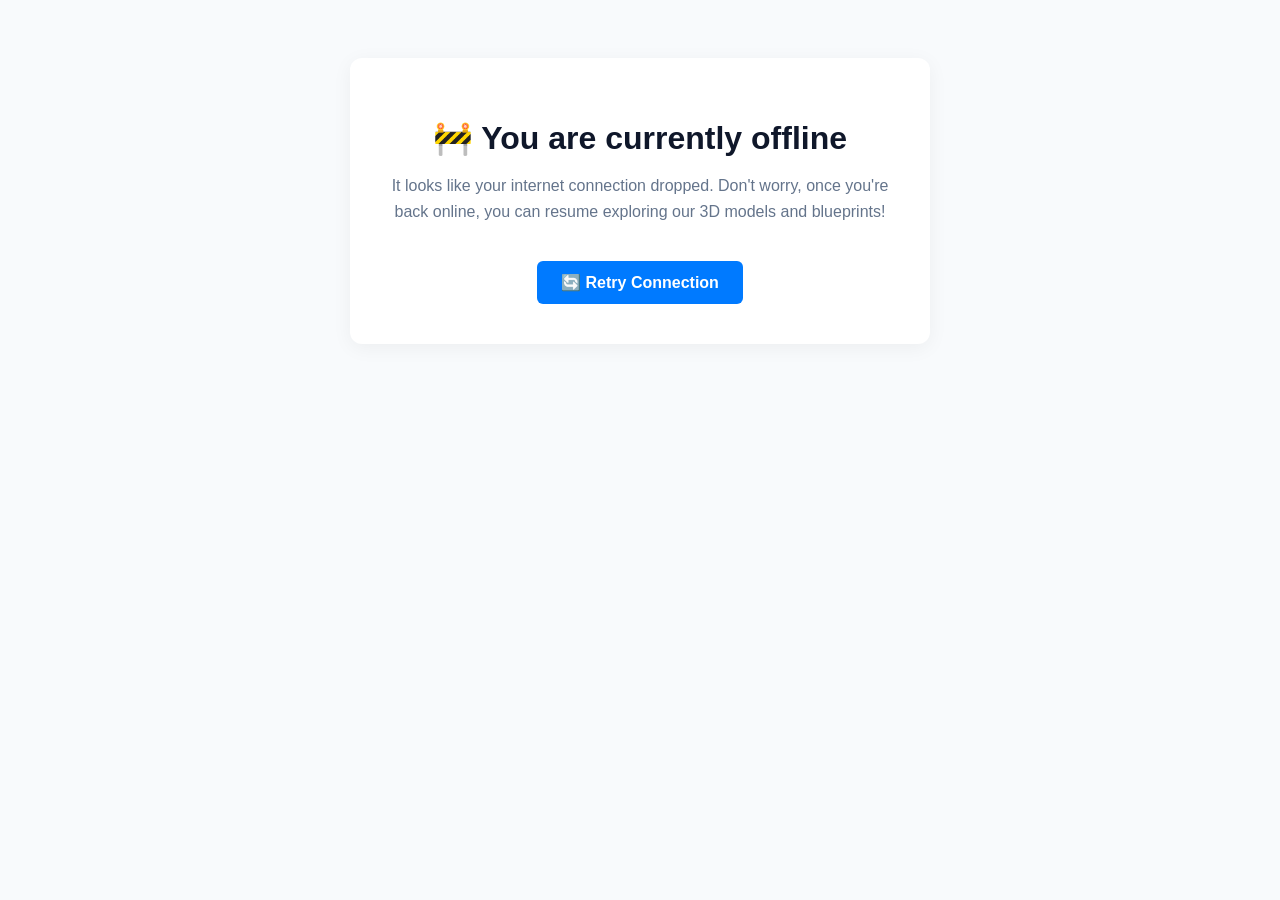
<file: offline.html>
<!DOCTYPE html>
<html lang="en">

<head>
    <meta charset="UTF-8">
    <meta name="viewport" content="width=device-width, initial-scale=1.0">
    <title>You are Offline - Bansal Constructions</title>
    <link rel="icon" type="image/x-icon" href="logo.ico">

    <style>
        body {
            font-family: 'Segoe UI', sans-serif;
            text-align: center;
            background-color: #f8fafc;
            color: #334155;
            padding: 50px 20px;
        }

        .container {
            max-width: 500px;
            margin: 0 auto;
            background: white;
            padding: 40px;
            border-radius: 12px;
            box-shadow: 0 4px 20px rgba(0, 0, 0, 0.05);
        }

        h1 {
            color: #0f172a;
            margin-bottom: 10px;
        }

        p {
            color: #64748b;
            line-height: 1.6;
        }

        .retry-btn {
            display: inline-block;
            margin-top: 20px;
            padding: 12px 24px;
            background-color: #007aff;
            color: white;
            text-decoration: none;
            border-radius: 6px;
            font-weight: 600;
        }
    </style>
</head>

<body>
    <div class="container">
        <h1>🚧 You are currently offline</h1>
        <p>It looks like your internet connection dropped. Don't worry, once you're back online, you can resume
            exploring our 3D models and blueprints!</p>
        <a href="javascript:window.location.reload();" class="retry-btn">🔄 Retry Connection</a>
    </div>



    <script>
        const TitleManager = {
            // Internal State
            baseTitle: document.title,
            currentInterval: null,
            unreadCount: 0,

            // Core Helper: Safely clears any active animation
            clearActiveAnimation() {
                clearInterval(this.currentInterval);
                this.currentInterval = null;
                this.updateDisplay();
            },

            // Core Helper: Refreshes the title with the unread count prefix if applicable
            updateDisplay(text = this.baseTitle) {
                const prefix = this.unreadCount > 0 ? `(${this.unreadCount}) ` : '';
                document.title = prefix + text;
            },

            // 1. DYNAMIC UNREAD COUNTER
            setUnreadCount(count) {
                this.unreadCount = count;
                this.updateDisplay();
            },

            clearUnreadCount() {
                this.unreadCount = 0;
                this.updateDisplay();
            },

            // 2. THE MARQUEE SCROLLER
            startMarquee(speed = 150) {
                this.clearActiveAnimation();
                let text = this.baseTitle + "   |   "; // Added spacing for smooth looping

                this.currentInterval = setInterval(() => {
                    text = text.substring(1) + text.substring(0, 1);
                    this.updateDisplay(text);
                }, speed);
            },

            // 3. THE LIVE TYPING EFFECT
            type(newMessage, speed = 100, holdTime = 3000) {
                this.clearActiveAnimation();
                let index = 0;
                let direction = 1; // 1 = typing forward, -1 = deleting
                let currentText = "";

                this.currentInterval = setInterval(() => {
                    if (direction === 1) {
                        currentText = newMessage.substring(0, index + 1);
                        this.updateDisplay(currentText);
                        index++;

                        // Finished typing
                        if (index === newMessage.length) {
                            direction = 0; // Pause state
                            setTimeout(() => { direction = -1; }, holdTime); // Hold before deleting
                        }
                    } else if (direction === -1) {
                        currentText = newMessage.substring(0, index - 1);
                        this.updateDisplay(currentText);
                        index--;

                        // Finished deleting, loop back to main marquee
                        if (index === 0) {
                            this.startMarquee();
                        }
                    }
                }, speed);
            },

            // 4. SMART ATTENTION GRABBER (Visibility API)
            initVisibilityCheck() {
                document.addEventListener('visibilitychange', () => {
                    if (document.hidden) {
                        // User left: Flash an emergency notice
                        this.clearActiveAnimation();
                        let toggle = false;
                        this.currentInterval = setInterval(() => {
                            document.title = toggle ? "📢 WE MISS YOU!" : "👀 Come Look!";
                            toggle = !toggle;
                        }, 800);
                    } else {
                        // User returned: Go back to normal marquee
                        this.startMarquee();
                    }
                });
            }
        };

        // --- RUN UPON PAGE LOAD ---
        TitleManager.startMarquee();        // Start rolling the text
        TitleManager.initVisibilityCheck(); // Listen for tab switches

    </script>
</body>

</html>
</file>
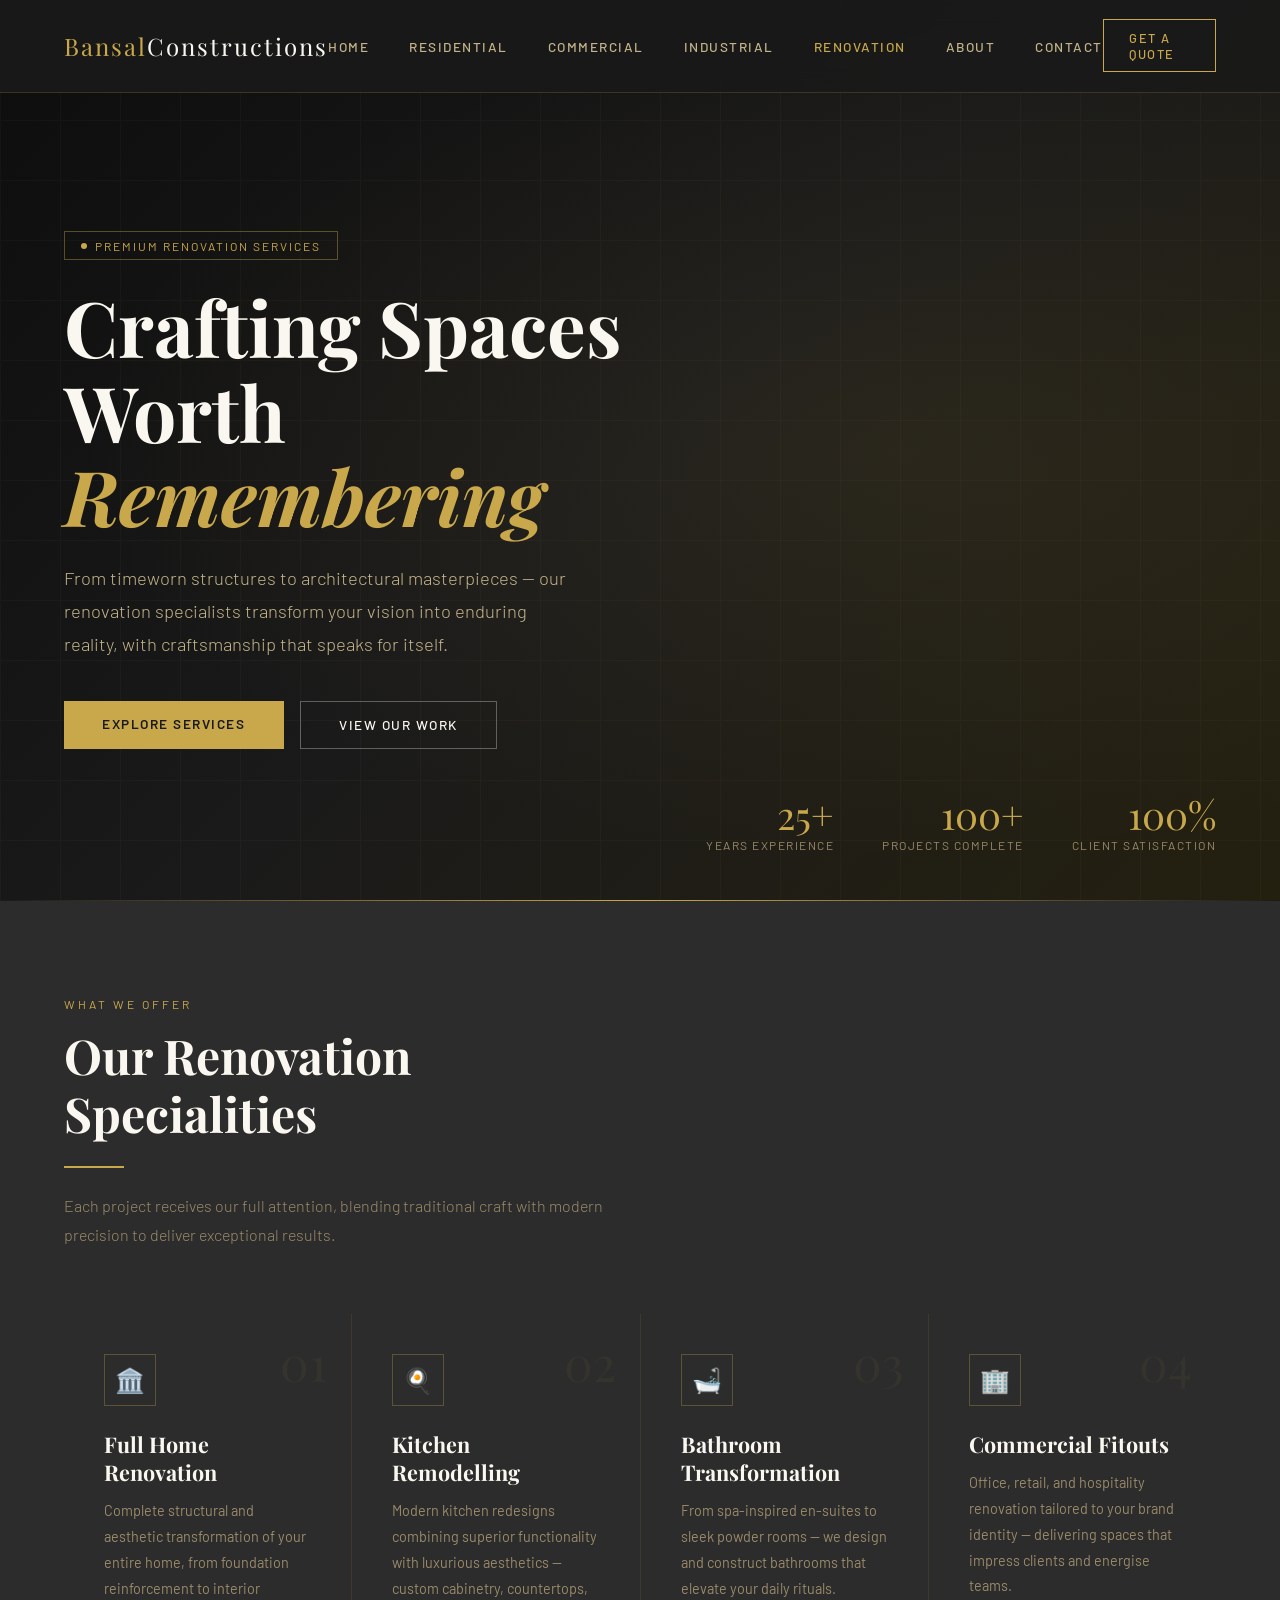
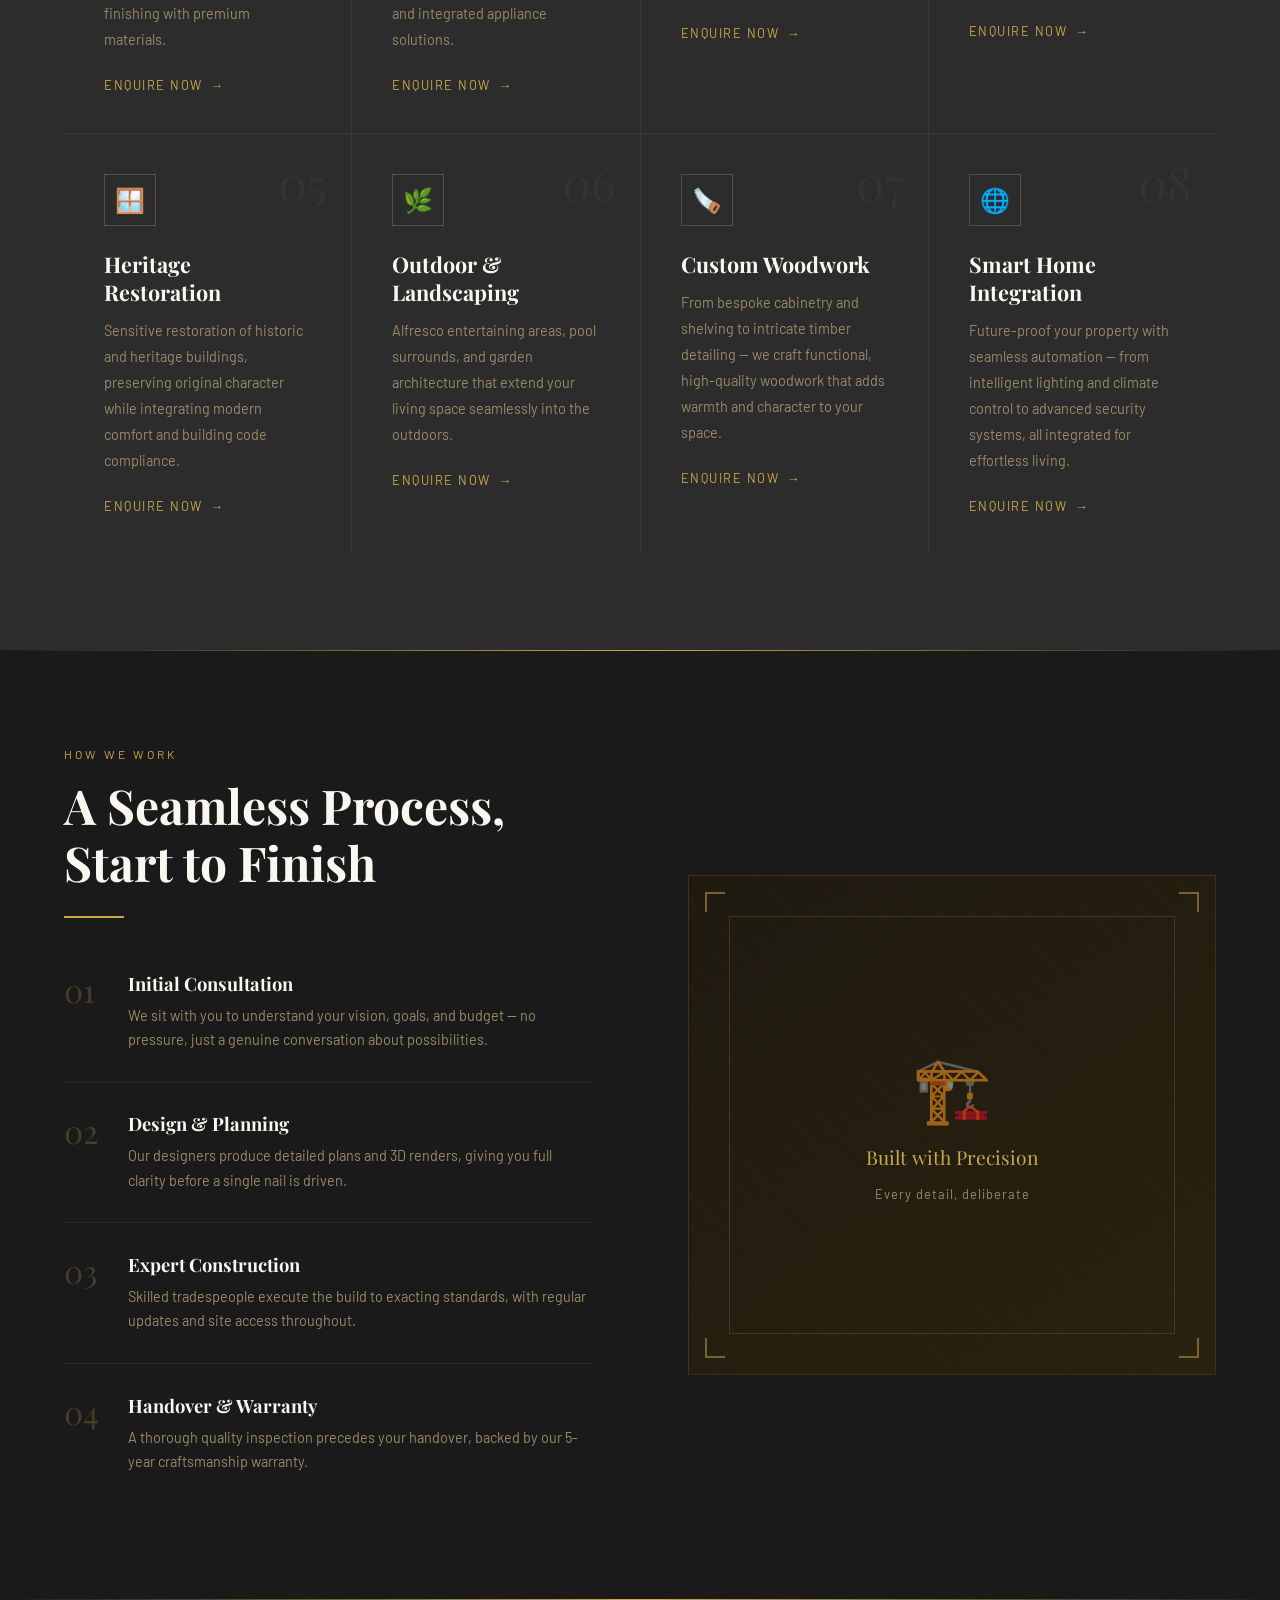
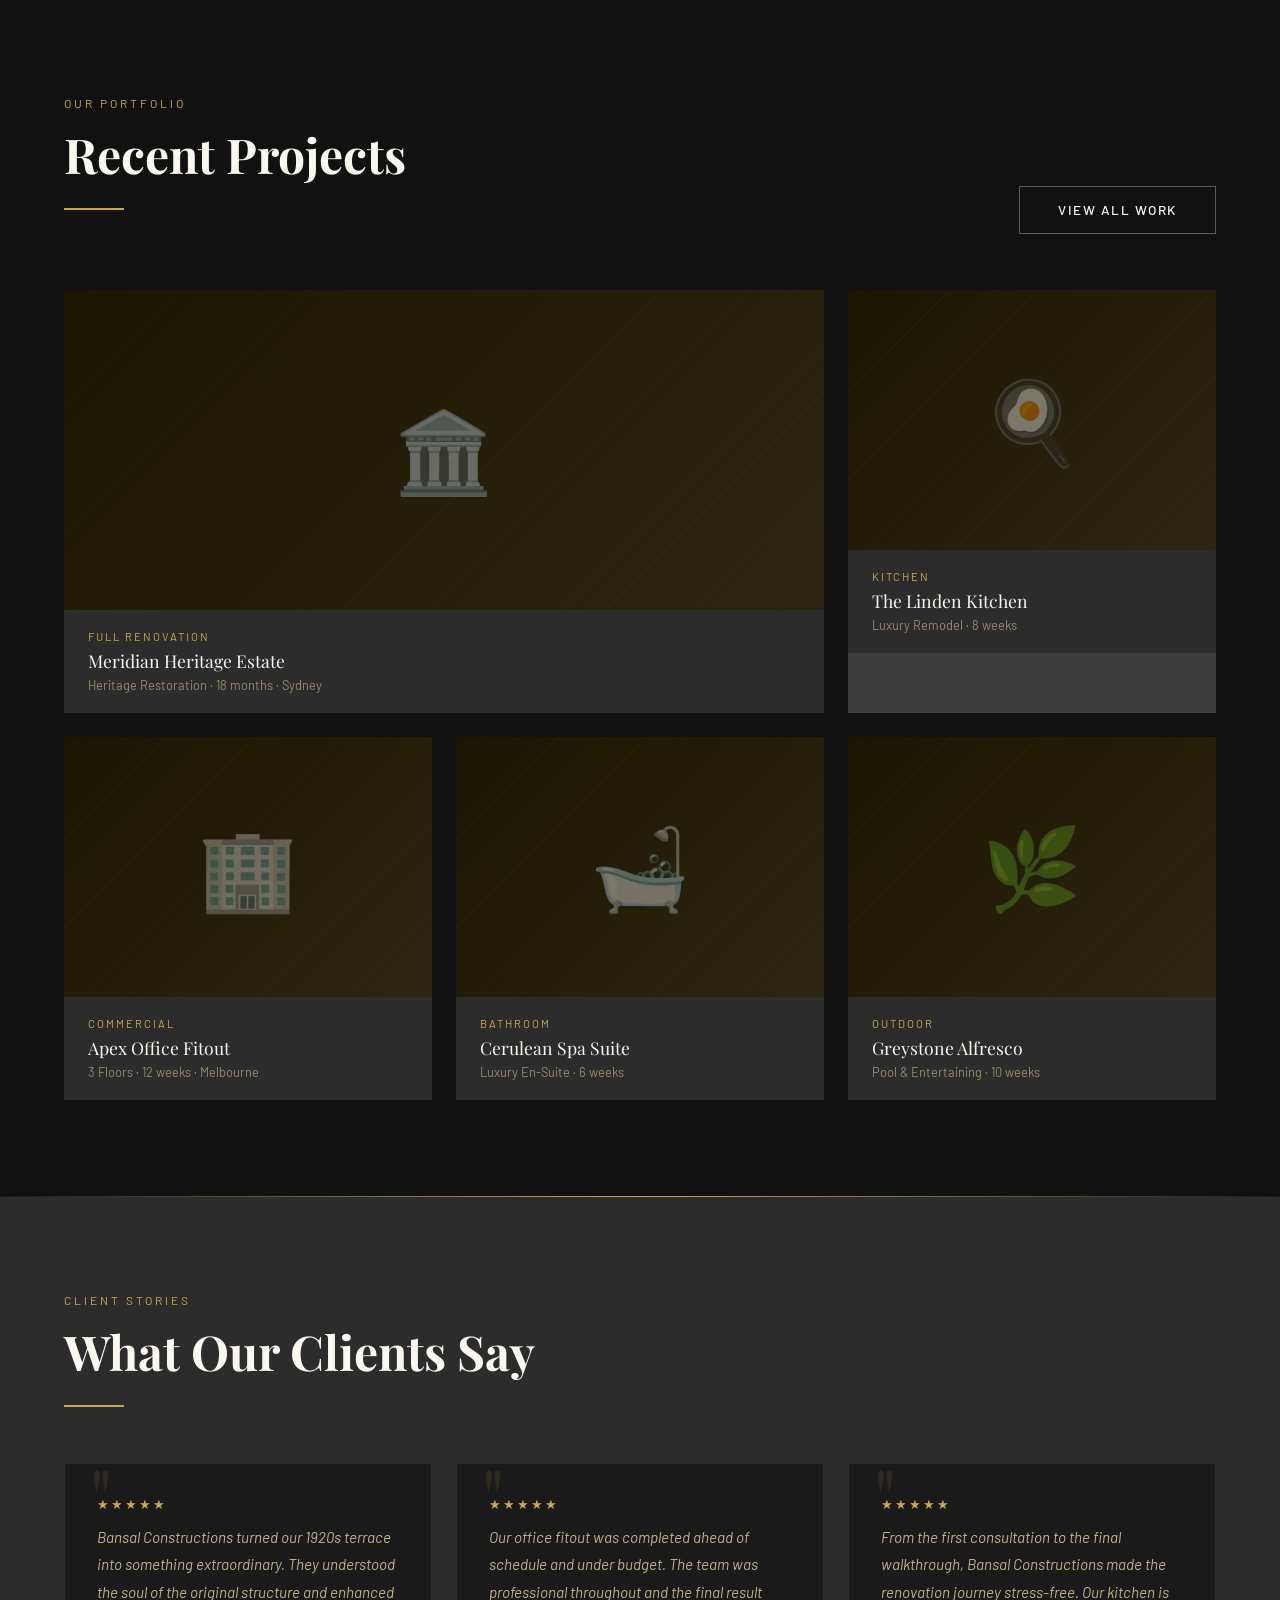
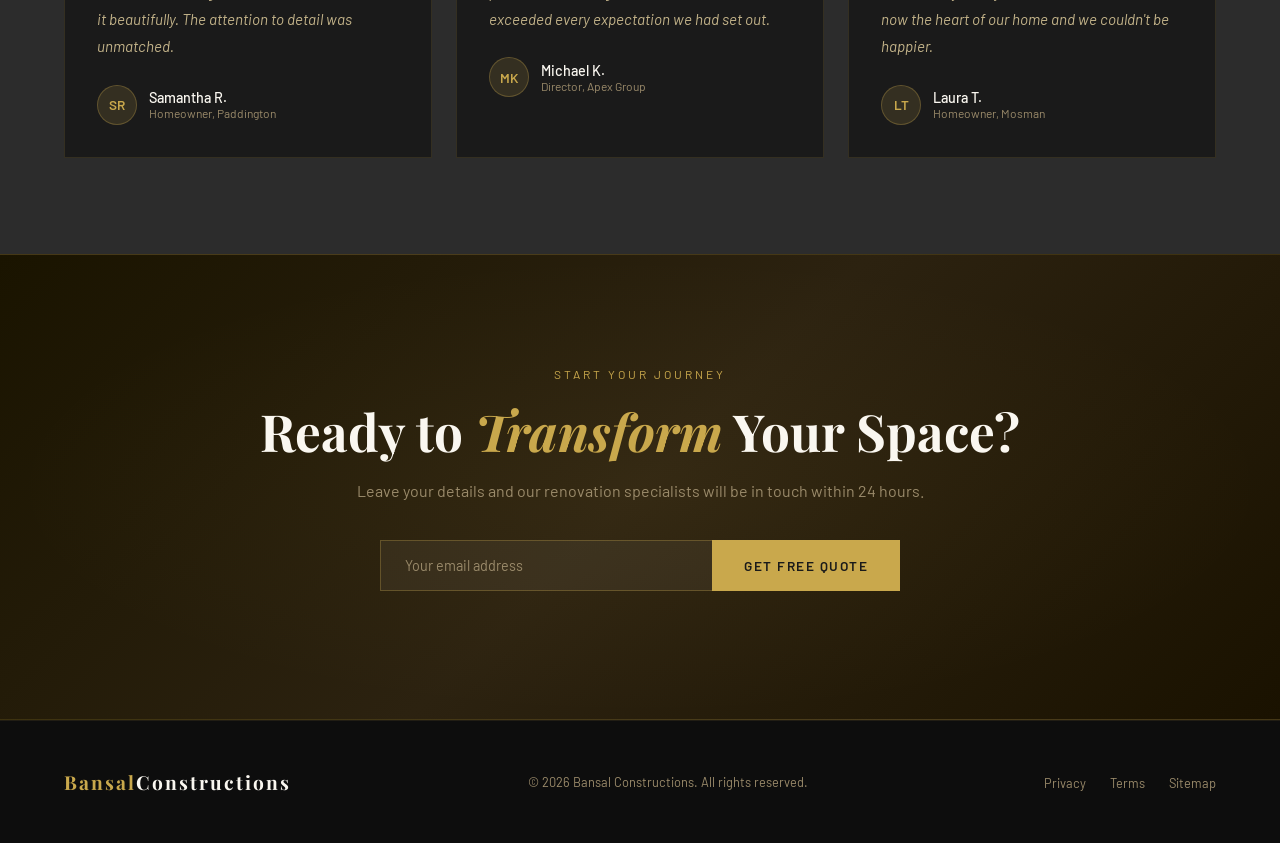
<file: renovation.html>
<!DOCTYPE html>
<html lang="en">

<head>
    <meta charset="UTF-8">
    <meta name="viewport" content="width=device-width, initial-scale=1.0">
    <title>Renovation Services — Bansal Constructions</title>
    <link rel="icon" type="image/x-icon" href="logo.ico">

    <link
        href="https://fonts.googleapis.com/css2?family=Playfair+Display:ital,wght@0,400;0,700;1,400&family=Barlow:wght@300;400;500;600&display=swap"
        rel="stylesheet">
    <script src="preloader.js"></script>
    <style>
        *,
        *::before,
        *::after {
            box-sizing: border-box;
            margin: 0;
            padding: 0;
        }

        /* Target the whole page */
        html {
            --scrollbar-bg: #1e2229;
            /* Dark slate track */
            --scrollbar-thumb: #f2a900;
            /* Structural accent (e.g., Construction Gold/Orange) */
            --scrollbar-hover: #d49400;
            /* Slightly darker shade for hover state */

            /* Firefox Support */
            scrollbar-width: thin;
            scrollbar-color: var(--scrollbar-thumb) var(--scrollbar-bg);
        }

        /* Webkit Browsers (Chrome, Safari, Edge, Opera) */
        ::-webkit-scrollbar {
            width: 10px;
            /* Width of the vertical scrollbar */
            height: 10px;
            /* Height of the horizontal scrollbar */
        }

        /* The track (background) of the scrollbar */
        ::-webkit-scrollbar-track {
            background: var(--scrollbar-bg);
            border-radius: 4px;
        }

        /* The draggable thumb */
        ::-webkit-scrollbar-thumb {
            background: var(--scrollbar-thumb);
            border-radius: 4px;
            border: 2px solid var(--scrollbar-bg);
            /* Creates a nice padding effect */
            transition: background 0.3s ease;
        }

        /* Thumb behavior on hover */
        ::-webkit-scrollbar-thumb:hover {
            background: var(--scrollbar-hover);
        }

        :root {
            --gold: #C9A84C;
            --gold-light: #E8C96B;
            --gold-dust: #F5E6B2;
            --gold-dark: #8B6914;
            --gold-deep: #5C420A;
            --charcoal: #1A1A1A;
            --charcoal-mid: #2C2C2C;
            --charcoal-light: #3D3D3D;
            --warm-white: #FAF7F0;
            --off-white: #F0EAD6;
            --text-muted: #9A8A6A;
            --text-light: #C4B48A;
        }

        html {
            scroll-behavior: smooth;
        }

        body {
            font-family: 'Barlow', sans-serif;
            background: var(--charcoal);
            color: var(--warm-white);
            overflow-x: hidden;
        }

        /* ── NAV ── */
        nav {
            position: fixed;
            top: 0;
            left: 0;
            right: 0;
            z-index: 100;
            display: flex;
            align-items: center;
            justify-content: space-between;
            padding: 1.2rem 4rem;
            background: rgba(26, 26, 26, 0.92);
            backdrop-filter: blur(12px);
            border-bottom: 1px solid rgba(201, 168, 76, 0.2);
        }

        .nav-logo {
            font-family: 'Playfair Display', serif;
            font-size: 1.5rem;
            color: var(--gold);
            letter-spacing: 2px;
            text-decoration: none;
        }

        .nav-logo span {
            color: var(--warm-white);
        }

        .nav-links {
            display: flex;
            gap: 2.5rem;
            list-style: none;
        }

        .nav-links a {
            color: var(--text-light);
            text-decoration: none;
            font-size: 0.85rem;
            font-weight: 500;
            letter-spacing: 1.5px;
            text-transform: uppercase;
            transition: color 0.3s;
        }

        .nav-links a:hover,
        .nav-links a.active {
            color: var(--gold);
        }

        .nav-cta {
            background: transparent;
            border: 1px solid var(--gold);
            color: var(--gold);
            padding: 0.6rem 1.6rem;
            font-family: 'Barlow', sans-serif;
            font-size: 0.8rem;
            font-weight: 500;
            letter-spacing: 1.5px;
            text-transform: uppercase;
            cursor: pointer;
            transition: all 0.3s;
            text-decoration: none;
        }

        .nav-cta:hover {
            background: var(--gold);
            color: var(--charcoal);
        }

        .hamburger {
            display: none;
            flex-direction: column;
            gap: 5px;
            cursor: pointer;
            background: none;
            border: none;
            padding: 4px;
        }

        .hamburger span {
            display: block;
            width: 24px;
            height: 2px;
            background: var(--gold);
            transition: all 0.3s;
        }

        /* ── HERO ── */
        .hero {
            min-height: 100vh;
            position: relative;
            display: flex;
            align-items: center;
            padding: 0 4rem;
            padding-top: 80px;
            background: linear-gradient(135deg, #0D0D0D 0%, #1A1A1A 50%, #242010 100%);
            overflow: hidden;
        }

        .hero::before {
            content: '';
            position: absolute;
            inset: 0;
            background: radial-gradient(ellipse at 70% 50%, rgba(201, 168, 76, 0.08) 0%, transparent 65%);
        }

        .hero-grid {
            position: absolute;
            inset: 0;
            opacity: 0.04;
            background-image: linear-gradient(var(--gold) 1px, transparent 1px), linear-gradient(90deg, var(--gold) 1px, transparent 1px);
            background-size: 60px 60px;
        }

        .hero-badge {
            display: inline-flex;
            align-items: center;
            gap: 0.5rem;
            border: 1px solid rgba(201, 168, 76, 0.4);
            padding: 0.4rem 1rem;
            font-size: 0.75rem;
            letter-spacing: 2px;
            text-transform: uppercase;
            color: var(--gold);
            margin-bottom: 1.5rem;
        }

        .hero-badge::before {
            content: '';
            width: 6px;
            height: 6px;
            background: var(--gold);
            border-radius: 50%;
        }

        .hero-content {
            position: relative;
            z-index: 2;
            max-width: 700px;
        }

        .hero h1 {
            font-family: 'Playfair Display', serif;
            font-size: clamp(2.8rem, 6vw, 5rem);
            line-height: 1.1;
            margin-bottom: 1.5rem;
            color: var(--warm-white);
        }

        .hero h1 em {
            font-style: italic;
            color: var(--gold);
        }

        .hero p {
            font-size: clamp(1rem, 2vw, 1.15rem);
            font-weight: 300;
            line-height: 1.8;
            color: var(--text-light);
            max-width: 520px;
            margin-bottom: 2.5rem;
        }

        .hero-actions {
            display: flex;
            gap: 1rem;
            flex-wrap: wrap;
        }

        .btn-primary {
            background: var(--gold);
            color: var(--charcoal);
            padding: 0.9rem 2.4rem;
            font-family: 'Barlow', sans-serif;
            font-size: 0.85rem;
            font-weight: 600;
            letter-spacing: 1.5px;
            text-transform: uppercase;
            border: none;
            cursor: pointer;
            transition: all 0.3s;
            text-decoration: none;
            display: inline-block;
        }

        .btn-primary:hover {
            background: var(--gold-light);
            transform: translateY(-2px);
        }

        .btn-outline {
            background: transparent;
            color: var(--warm-white);
            padding: 0.9rem 2.4rem;
            font-family: 'Barlow', sans-serif;
            font-size: 0.85rem;
            font-weight: 500;
            letter-spacing: 1.5px;
            text-transform: uppercase;
            border: 1px solid rgba(255, 255, 255, 0.3);
            cursor: pointer;
            transition: all 0.3s;
            text-decoration: none;
            display: inline-block;
        }

        .btn-outline:hover {
            border-color: var(--gold);
            color: var(--gold);
        }

        .hero-stats {
            position: absolute;
            bottom: 3rem;
            right: 4rem;
            display: flex;
            gap: 3rem;
            z-index: 2;
        }

        .stat {
            text-align: right;
        }

        .stat-num {
            font-family: 'Playfair Display', serif;
            font-size: 2.4rem;
            color: var(--gold);
            line-height: 1;
        }

        .stat-label {
            font-size: 0.75rem;
            letter-spacing: 1.5px;
            text-transform: uppercase;
            color: var(--text-muted);
            margin-top: 0.3rem;
        }

        /* ── SECTION SHARED ── */
        section {
            padding: 6rem 4rem;
        }

        .section-tag {
            font-size: 0.75rem;
            letter-spacing: 3px;
            text-transform: uppercase;
            color: var(--gold);
            margin-bottom: 1rem;
            display: block;
        }

        .section-title {
            font-family: 'Playfair Display', serif;
            font-size: clamp(2rem, 4vw, 3rem);
            line-height: 1.2;
            margin-bottom: 1rem;
        }

        .section-subtitle {
            color: var(--text-muted);
            font-weight: 300;
            line-height: 1.8;
            max-width: 560px;
        }

        .gold-line {
            width: 60px;
            height: 2px;
            background: var(--gold);
            margin: 1.5rem 0;
        }

        /* ── SERVICES ── */
        .services {
            background: var(--charcoal-mid);
        }

        .services-header {
            display: flex;
            justify-content: space-between;
            align-items: flex-end;
            margin-bottom: 4rem;
            flex-wrap: wrap;
            gap: 2rem;
        }

        .services-grid {
            display: grid;
            grid-template-columns: repeat(auto-fit, minmax(280px, 1fr));
            gap: 1px;
            background: rgba(201, 168, 76, 0.1);
        }

        .service-card {
            background: var(--charcoal-mid);
            padding: 2.5rem;
            position: relative;
            overflow: hidden;
            transition: background 0.4s;
            cursor: default;
        }

        .service-card::before {
            content: '';
            position: absolute;
            bottom: 0;
            left: 0;
            right: 0;
            height: 3px;
            background: var(--gold);
            transform: scaleX(0);
            transform-origin: left;
            transition: transform 0.4s ease;
        }

        .service-card:hover::before {
            transform: scaleX(1);
        }

        .service-card:hover {
            background: #252525;
        }

        .service-icon {
            width: 52px;
            height: 52px;
            border: 1px solid rgba(201, 168, 76, 0.3);
            display: flex;
            align-items: center;
            justify-content: center;
            margin-bottom: 1.5rem;
            font-size: 1.5rem;
        }

        .service-card h3 {
            font-family: 'Playfair Display', serif;
            font-size: 1.35rem;
            color: var(--warm-white);
            margin-bottom: 0.75rem;
        }

        .service-card p {
            color: var(--text-muted);
            font-size: 0.9rem;
            line-height: 1.8;
            margin-bottom: 1.5rem;
        }

        .service-link {
            color: var(--gold);
            font-size: 0.8rem;
            letter-spacing: 1.5px;
            text-transform: uppercase;
            text-decoration: none;
            display: flex;
            align-items: center;
            gap: 0.5rem;
        }

        .service-link::after {
            content: '→';
            transition: transform 0.3s;
        }

        .service-link:hover::after {
            transform: translateX(4px);
        }

        .service-num {
            position: absolute;
            top: 1.5rem;
            right: 1.5rem;
            font-family: 'Playfair Display', serif;
            font-size: 3rem;
            color: rgba(201, 168, 76, 0.06);
            line-height: 1;
        }

        /* ── PROCESS ── */
        .process {
            background: var(--charcoal);
        }

        .process-inner {
            display: grid;
            grid-template-columns: 1fr 1fr;
            gap: 6rem;
            align-items: center;
        }

        .process-steps {
            display: flex;
            flex-direction: column;
            gap: 0;
        }

        .step {
            display: flex;
            gap: 1.5rem;
            padding: 1.8rem 0;
            position: relative;
            border-bottom: 1px solid rgba(201, 168, 76, 0.1);
        }

        .step:last-child {
            border-bottom: none;
        }

        .step-num {
            font-family: 'Playfair Display', serif;
            font-size: 2rem;
            color: rgba(201, 168, 76, 0.25);
            min-width: 2.5rem;
            line-height: 1;
            padding-top: 0.2rem;
            transition: color 0.3s;
        }

        .step:hover .step-num {
            color: var(--gold);
        }

        .step-content h4 {
            font-family: 'Playfair Display', serif;
            font-size: 1.15rem;
            color: var(--warm-white);
            margin-bottom: 0.5rem;
        }

        .step-content p {
            color: var(--text-muted);
            font-size: 0.9rem;
            line-height: 1.7;
        }

        .process-visual {
            position: relative;
            height: 500px;
            background: linear-gradient(145deg, #1E1A10, #2A2210);
            border: 1px solid rgba(201, 168, 76, 0.15);
            overflow: hidden;
        }

        .process-visual::before {
            content: '';
            position: absolute;
            inset: 0;
            background: repeating-linear-gradient(45deg, transparent, transparent 20px, rgba(201, 168, 76, 0.02) 20px, rgba(201, 168, 76, 0.02) 21px);
        }

        .process-visual-inner {
            position: absolute;
            inset: 2.5rem;
            border: 1px solid rgba(201, 168, 76, 0.2);
            display: flex;
            flex-direction: column;
            justify-content: center;
            align-items: center;
            gap: 1rem;
        }

        .pv-icon {
            font-size: 4rem;
            opacity: 0.6;
        }

        .pv-text {
            font-family: 'Playfair Display', serif;
            font-size: 1.2rem;
            color: var(--gold);
            text-align: center;
        }

        .pv-sub {
            font-size: 0.8rem;
            color: var(--text-muted);
            text-align: center;
            letter-spacing: 1px;
        }

        .process-visual .corner {
            position: absolute;
            width: 20px;
            height: 20px;
            border-color: var(--gold);
            border-style: solid;
            opacity: 0.5;
        }

        .corner.tl {
            top: 1rem;
            left: 1rem;
            border-width: 2px 0 0 2px;
        }

        .corner.tr {
            top: 1rem;
            right: 1rem;
            border-width: 2px 2px 0 0;
        }

        .corner.bl {
            bottom: 1rem;
            left: 1rem;
            border-width: 0 0 2px 2px;
        }

        .corner.br {
            bottom: 1rem;
            right: 1rem;
            border-width: 0 2px 2px 0;
        }

        /* ── PROJECTS ── */
        .projects {
            background: #111;
        }

        .projects-header {
            display: flex;
            justify-content: space-between;
            align-items: flex-end;
            margin-bottom: 3.5rem;
            flex-wrap: wrap;
            gap: 1.5rem;
        }

        .projects-grid {
            display: grid;
            grid-template-columns: repeat(3, 1fr);
            grid-template-rows: auto auto;
            gap: 1.5rem;
        }

        .project-card {
            position: relative;
            overflow: hidden;
            cursor: pointer;
            background: var(--charcoal-light);
        }

        .project-card.large {
            grid-column: span 2;
        }

        .project-visual {
            height: 260px;
            position: relative;
            overflow: hidden;
            background: linear-gradient(135deg, #1A1500, #2D2510);
            display: flex;
            align-items: center;
            justify-content: center;
        }

        .project-card.large .project-visual {
            height: 320px;
        }

        .project-visual-bg {
            position: absolute;
            inset: 0;
            background: repeating-linear-gradient(-45deg, transparent, transparent 30px, rgba(201, 168, 76, 0.03) 30px, rgba(201, 168, 76, 0.03) 31px);
        }

        .project-emoji {
            font-size: 5rem;
            opacity: 0.4;
            z-index: 1;
        }

        .project-overlay {
            position: absolute;
            inset: 0;
            background: rgba(10, 8, 0, 0.7);
            display: flex;
            align-items: center;
            justify-content: center;
            opacity: 0;
            transition: opacity 0.3s;
        }

        .project-card:hover .project-overlay {
            opacity: 1;
        }

        .project-overlay-text {
            color: var(--gold);
            letter-spacing: 2px;
            font-size: 0.8rem;
            text-transform: uppercase;
        }

        .project-info {
            padding: 1.25rem 1.5rem;
            background: var(--charcoal-mid);
        }

        .project-category {
            font-size: 0.7rem;
            letter-spacing: 2px;
            text-transform: uppercase;
            color: var(--gold);
            margin-bottom: 0.4rem;
        }

        .project-name {
            font-family: 'Playfair Display', serif;
            font-size: 1.1rem;
            margin-bottom: 0.3rem;
        }

        .project-meta {
            font-size: 0.8rem;
            color: var(--text-muted);
        }

        /* ── TESTIMONIALS ── */
        .testimonials {
            background: var(--charcoal-mid);
        }

        .testimonials-grid {
            display: grid;
            grid-template-columns: repeat(auto-fit, minmax(300px, 1fr));
            gap: 1.5rem;
            margin-top: 3.5rem;
        }

        .testimonial {
            padding: 2rem;
            border: 1px solid rgba(201, 168, 76, 0.15);
            position: relative;
            background: var(--charcoal);
        }

        .testimonial::before {
            content: '"';
            font-family: 'Playfair Display', serif;
            font-size: 5rem;
            color: rgba(201, 168, 76, 0.12);
            position: absolute;
            top: -0.5rem;
            left: 1.5rem;
            line-height: 1;
        }

        .testimonial-text {
            color: var(--text-light);
            font-size: 0.95rem;
            line-height: 1.8;
            margin-bottom: 1.5rem;
            font-style: italic;
        }

        .testimonial-author {
            display: flex;
            align-items: center;
            gap: 0.75rem;
        }

        .author-avatar {
            width: 40px;
            height: 40px;
            border-radius: 50%;
            background: rgba(201, 168, 76, 0.15);
            border: 1px solid rgba(201, 168, 76, 0.3);
            display: flex;
            align-items: center;
            justify-content: center;
            font-size: 1rem;
            color: var(--gold);
            font-weight: 600;
            font-size: 0.85rem;
        }

        .author-name {
            font-size: 0.9rem;
            font-weight: 500;
        }

        .author-role {
            font-size: 0.75rem;
            color: var(--text-muted);
        }

        .stars {
            color: var(--gold);
            font-size: 0.8rem;
            margin-bottom: 0.75rem;
            letter-spacing: 2px;
        }

        /* ── CTA ── */
        .cta-section {
            background: linear-gradient(135deg, #1A1400 0%, #2C2210 50%, #1A1200 100%);
            padding: 7rem 4rem;
            text-align: center;
            position: relative;
            overflow: hidden;
            border-top: 1px solid rgba(201, 168, 76, 0.2);
            border-bottom: 1px solid rgba(201, 168, 76, 0.2);
        }

        .cta-section::before {
            content: '';
            position: absolute;
            inset: 0;
            background: radial-gradient(ellipse at center, rgba(201, 168, 76, 0.06) 0%, transparent 70%);
        }

        .cta-content {
            position: relative;
            z-index: 1;
        }

        .cta-section h2 {
            font-family: 'Playfair Display', serif;
            font-size: clamp(2.2rem, 4vw, 3.5rem);
            margin-bottom: 1rem;
        }

        .cta-section h2 em {
            color: var(--gold);
            font-style: italic;
        }

        .cta-section p {
            color: var(--text-muted);
            margin-bottom: 2.5rem;
            font-size: 1rem;
        }

        .cta-form {
            display: flex;
            gap: 0;
            max-width: 520px;
            margin: 0 auto;
        }

        .cta-form input {
            flex: 1;
            padding: 1rem 1.5rem;
            background: rgba(255, 255, 255, 0.05);
            border: 1px solid rgba(201, 168, 76, 0.3);
            border-right: none;
            color: var(--warm-white);
            font-family: 'Barlow', sans-serif;
            font-size: 0.9rem;
            outline: none;
        }

        .cta-form input::placeholder {
            color: var(--text-muted);
        }

        .cta-form input:focus {
            border-color: var(--gold);
        }

        .cta-form button {
            background: var(--gold);
            color: var(--charcoal);
            border: none;
            padding: 1rem 2rem;
            font-family: 'Barlow', sans-serif;
            font-size: 0.85rem;
            font-weight: 600;
            letter-spacing: 1.5px;
            text-transform: uppercase;
            cursor: pointer;
            transition: background 0.3s;
            white-space: nowrap;
        }

        .cta-form button:hover {
            background: var(--gold-light);
        }

        /* ── FOOTER ── */
        footer {
            background: #0D0D0D;
            padding: 3rem 4rem;
            display: flex;
            justify-content: space-between;
            align-items: center;
            flex-wrap: wrap;
            gap: 1.5rem;
            border-top: 1px solid rgba(201, 168, 76, 0.1);
        }

        footer .logo {
            font-family: 'Playfair Display', serif;
            font-size: 1.2rem;
            color: var(--gold);
        }

        footer p {
            font-size: 0.8rem;
            color: var(--text-muted);
        }

        .footer-links {
            display: flex;
            gap: 1.5rem;
            list-style: none;
        }

        .footer-links a {
            color: var(--text-muted);
            text-decoration: none;
            font-size: 0.8rem;
            transition: color 0.3s;
        }

        .footer-links a:hover {
            color: var(--gold);
        }

        /* ── DIVIDER ── */
        .gold-divider {
            width: 100%;
            height: 1px;
            background: linear-gradient(90deg, transparent, var(--gold), transparent);
            margin: 0;
        }

        /* ── RESPONSIVE ── */
        @media (max-width: 1024px) {
            nav {
                padding: 1.2rem 2.5rem;
            }

            .hero {
                padding: 2rem 2.5rem;
                padding-top: 100px;
            }

            .hero-stats {
                right: 2.5rem;
                gap: 2rem;
            }

            section {
                padding: 5rem 2.5rem;
            }

            .process-inner {
                grid-template-columns: 1fr;
                gap: 3rem;
            }

            .process-visual {
                height: 300px;
            }

            .projects-grid {
                grid-template-columns: 1fr 1fr;
            }

            .project-card.large {
                grid-column: span 2;
            }

            footer {
                padding: 2.5rem;
            }

            .cta-section {
                padding: 5rem 2.5rem;
            }
        }

        @media (max-width: 768px) {
            nav {
                padding: 1rem 1.5rem;
            }

            .nav-links,
            .nav-cta {
                display: none;
            }

            .hamburger {
                display: flex;
            }

            .hero {
                padding: 1.5rem;
                padding-top: 90px;
                min-height: 100svh;
            }

            .hero-stats {
                position: static;
                display: flex;
                flex-direction: row;
                flex-wrap: wrap;
                /* Allows items to drop to the next line on mobile */
                justify-content: flex-start;
                gap: 2rem;
                margin-top: 3rem;
                margin-left: 2rem;
                padding-top: 2rem;
                border-top: 1px solid rgba(201, 168, 76, 0.15);
            }

            /* Optional: If you want them perfectly centered/stacked on mobile screens */
            @media (max-width: 480px) {
                .hero-stats {
                    flex-direction: column;
                    gap: 1.5rem;
                }
            }

            .stat {
                text-align: left;
            }

            section {
                padding: 4rem 1.5rem;
            }

            .services-header {
                flex-direction: column;
                align-items: flex-start;
            }

            .projects-grid {
                grid-template-columns: 1fr;
            }

            .project-card.large {
                grid-column: span 1;
            }

            .project-card.large .project-visual {
                height: 220px;
            }

            .cta-section {
                padding: 4rem 1.5rem;
            }

            .cta-form {
                flex-direction: column;
            }

            .cta-form input {
                border-right: 1px solid rgba(201, 168, 76, 0.3);
                border-bottom: none;
            }

            .cta-form button {
                width: 100%;
            }

            footer {
                padding: 2rem 1.5rem;
                flex-direction: column;
                align-items: flex-start;
            }

            .footer-links {
                flex-wrap: wrap;
                gap: 1rem;
            }

            .projects-header {
                flex-direction: column;
                align-items: flex-start;
            }
        }

        @media (max-width: 480px) {
            .hero h1 {
                font-size: 2.2rem;
            }

            .hero-actions {
                flex-direction: column;
            }

            .btn-primary,
            .btn-outline {
                width: 100%;
                text-align: center;
            }
        }

        /* ── MOBILE NAV ── */
        .mobile-nav {
            display: none;
            position: fixed;
            top: 0;
            left: 0;
            right: 0;
            bottom: 0;
            background: rgba(13, 13, 13, 0.98);
            z-index: 200;
            flex-direction: column;
            justify-content: center;
            align-items: center;
            gap: 2rem;
        }

        .mobile-nav.open {
            display: flex;
        }

        .mobile-nav a {
            font-family: 'Playfair Display', serif;
            font-size: 2rem;
            color: var(--warm-white);
            text-decoration: none;
            transition: color 0.3s;
        }

        .mobile-nav a:hover {
            color: var(--gold);
        }

        .mobile-nav-close {
            position: absolute;
            top: 1.5rem;
            right: 1.5rem;
            background: none;
            border: none;
            color: var(--gold);
            font-size: 1.8rem;
            cursor: pointer;
        }

        /* ── ANIMATION ── */
        @keyframes fadeUp {
            from {
                opacity: 0;
                transform: translateY(24px);
            }

            to {
                opacity: 1;
                transform: translateY(0);
            }
        }

        .hero-badge {
            animation: fadeUp 0.6s ease both;
        }

        .hero h1 {
            animation: fadeUp 0.7s 0.1s ease both;
        }

        .hero p {
            animation: fadeUp 0.7s 0.2s ease both;
        }

        .hero-actions {
            animation: fadeUp 0.7s 0.3s ease both;
        }
    </style>
</head>

<body>

    <!-- NAV -->
    <nav>
        <a href="index.html" class="nav-logo">Bansal<span>Constructions</span></a>
        <ul class="nav-links">
            <li><a href="index.html">Home</a></li>
            <li><a href="residential.html">Residential</a></li>
            <li><a href="commercial.html">Commercial</a></li>
            <li><a href="industrial.html">Industrial</a></li>
            <li><a href="renovation.html" class="active">Renovation</a></li>
            <li><a href="about.html">About</a></li>
            <li><a href="contact.html">Contact</a></li>
        </ul>
        <a href="contact.html" class="nav-cta">Get a Quote</a>
        <button class="hamburger" onclick="document.getElementById('mobileNav').classList.add('open')"
            aria-label="Open menu">
            <span></span><span></span><span></span>
        </button>
    </nav>

    <!-- MOBILE NAV -->
    <div id="mobileNav" class="mobile-nav">
        <button class="mobile-nav-close"
            onclick="document.getElementById('mobileNav').classList.remove('open')">✕</button>
        <a href="index.html" onclick="document.getElementById('mobileNav').classList.remove('open')">Home</a>
        <a href="residential.html"
            onclick="document.getElementById('mobileNav').classList.remove('open')">Residential</a>
        <a href="commercial.html" onclick="document.getElementById('mobileNav').classList.remove('open')">Commercial</a>
        <a href="industrial.html" onclick="document.getElementById('mobileNav').classList.remove('open')">Industrial</a>
        <a href="about.html" onclick="document.getElementById('mobileNav').classList.remove('open')">About</a>
        <a href="contact.html" onclick="document.getElementById('mobileNav').classList.remove('open')">Contact</a>
    </div>

    <!-- HERO -->
    <section class="hero">
        <div class="hero-grid"></div>
        <div class="hero-content">
            <div class="hero-badge">Premium Renovation Services</div>
            <h1>Crafting Spaces<br>Worth <em>Remembering</em></h1>
            <p>From timeworn structures to architectural masterpieces — our renovation specialists transform your vision
                into enduring reality, with craftsmanship that speaks for itself.</p>
            <div class="hero-actions">
                <a href="services.html" class="btn-primary">Explore Services</a>
                <a href="projects.html" class="btn-outline">View Our Work</a>
            </div>
        </div>
        <div class="hero-stats">
            <div class="stat">
                <div class="stat-num">25+</div>
                <div class="stat-label">Years Experience</div>
            </div>
            <div class="stat">
                <div class="stat-num">100+</div>
                <div class="stat-label">Projects Complete</div>
            </div>
            <div class="stat">
                <div class="stat-num">100%</div>
                <div class="stat-label">Client Satisfaction</div>
            </div>
        </div>
    </section>

    <div class="gold-divider"></div>

    <!-- SERVICES -->
    <section class="services" id="services">
        <div class="services-header">
            <div>
                <span class="section-tag">What We Offer</span>
                <h2 class="section-title">Our Renovation<br>Specialities</h2>
                <div class="gold-line"></div>
                <p class="section-subtitle">Each project receives our full attention, blending traditional craft with
                    modern precision to deliver exceptional results.</p>
            </div>
        </div>
        <div class="services-grid">
            <div class="service-card">
                <div class="service-num">01</div>
                <div class="service-icon">🏛️</div>
                <h3>Full Home Renovation</h3>
                <p>Complete structural and aesthetic transformation of your entire home, from foundation reinforcement
                    to interior finishing with premium materials.</p>
                <a href="contact.html" class="service-link">Enquire Now</a>
            </div>
            <div class="service-card">
                <div class="service-num">02</div>
                <div class="service-icon">🍳</div>
                <h3>Kitchen Remodelling</h3>
                <p>Modern kitchen redesigns combining superior functionality with luxurious aesthetics — custom
                    cabinetry, countertops, and integrated appliance solutions.</p>
                <a href="contact.html" class="service-link">Enquire Now</a>
            </div>
            <div class="service-card">
                <div class="service-num">03</div>
                <div class="service-icon">🛁</div>
                <h3>Bathroom Transformation</h3>
                <p>From spa-inspired en-suites to sleek powder rooms — we design and construct bathrooms that elevate
                    your daily rituals.</p>
                <a href="contact.html" class="service-link">Enquire Now</a>
            </div>
            <div class="service-card">
                <div class="service-num">04</div>
                <div class="service-icon">🏢</div>
                <h3>Commercial Fitouts</h3>
                <p>Office, retail, and hospitality renovation tailored to your brand identity — delivering spaces that
                    impress clients and energise teams.</p>
                <a href="contact.html" class="service-link">Enquire Now</a>
            </div>
            <div class="service-card">
                <div class="service-num">05</div>
                <div class="service-icon">🪟</div>
                <h3>Heritage Restoration</h3>
                <p>Sensitive restoration of historic and heritage buildings, preserving original character while
                    integrating modern comfort and building code compliance.</p>
                <a href="contact.html" class="service-link">Enquire Now</a>
            </div>
            <div class="service-card">
                <div class="service-num">06</div>
                <div class="service-icon">🌿</div>
                <h3>Outdoor & Landscaping</h3>
                <p>Alfresco entertaining areas, pool surrounds, and garden architecture that extend your living space
                    seamlessly into the outdoors.</p>
                <a href="contact.html" class="service-link">Enquire Now</a>
            </div>
            <div class="service-card">
                <div class="service-num">07</div>
                <div class="service-icon">🪚</div>
                <h3>Custom Woodwork</h3>
                <p>From bespoke cabinetry and shelving to intricate timber detailing — we craft functional, high-quality
                    woodwork that adds warmth and character to your space.</p>
                <a href="contact.html" class="service-link">Enquire Now</a>
            </div>
            <div class="service-card">
                <div class="service-num">08</div>
                <div class="service-icon">🌐</div>
                <h3>Smart Home Integration</h3>
                <p>Future-proof your property with seamless automation — from intelligent lighting and climate control
                    to advanced security systems, all integrated for effortless living.</p>
                <a href="contact.html" class="service-link">Enquire Now</a>
            </div>
        </div>
    </section>

    <div class="gold-divider"></div>

    <!-- PROCESS -->
    <section class="process">
        <div class="process-inner">
            <div>
                <span class="section-tag">How We Work</span>
                <h2 class="section-title">A Seamless Process,<br>Start to Finish</h2>
                <div class="gold-line"></div>
                <div class="process-steps">
                    <div class="step">
                        <div class="step-num">01</div>
                        <div class="step-content">
                            <h4>Initial Consultation</h4>
                            <p>We sit with you to understand your vision, goals, and budget — no pressure, just a
                                genuine conversation about possibilities.</p>
                        </div>
                    </div>
                    <div class="step">
                        <div class="step-num">02</div>
                        <div class="step-content">
                            <h4>Design & Planning</h4>
                            <p>Our designers produce detailed plans and 3D renders, giving you full clarity before a
                                single nail is driven.</p>
                        </div>
                    </div>
                    <div class="step">
                        <div class="step-num">03</div>
                        <div class="step-content">
                            <h4>Expert Construction</h4>
                            <p>Skilled tradespeople execute the build to exacting standards, with regular updates and
                                site access throughout.</p>
                        </div>
                    </div>
                    <div class="step">
                        <div class="step-num">04</div>
                        <div class="step-content">
                            <h4>Handover & Warranty</h4>
                            <p>A thorough quality inspection precedes your handover, backed by our 5-year craftsmanship
                                warranty.</p>
                        </div>
                    </div>
                </div>
            </div>
            <div class="process-visual">
                <div class="corner tl"></div>
                <div class="corner tr"></div>
                <div class="corner bl"></div>
                <div class="corner br"></div>
                <div class="process-visual-inner">
                    <div class="pv-icon">🏗️</div>
                    <div class="pv-text">Built with Precision</div>
                    <div class="pv-sub">Every detail, deliberate</div>
                </div>
            </div>
        </div>
    </section>

    <div class="gold-divider"></div>

    <!-- PROJECTS -->
    <section class="projects" id="projects">
        <div class="projects-header">
            <div>
                <span class="section-tag">Our Portfolio</span>
                <h2 class="section-title">Recent Projects</h2>
                <div class="gold-line"></div>
            </div>
            <a href="contact.html" class="btn-outline">View All Work</a>
        </div>
        <div class="projects-grid">
            <div class="project-card large">
                <div class="project-visual">
                    <div class="project-visual-bg"></div>
                    <div class="project-emoji">🏛️</div>
                    <div class="project-overlay"><span class="project-overlay-text">View Project →</span></div>
                </div>
                <div class="project-info">
                    <div class="project-category">Full Renovation</div>
                    <div class="project-name">Meridian Heritage Estate</div>
                    <div class="project-meta">Heritage Restoration · 18 months · Sydney</div>
                </div>
            </div>
            <div class="project-card">
                <div class="project-visual">
                    <div class="project-visual-bg"></div>
                    <div class="project-emoji">🍳</div>
                    <div class="project-overlay"><span class="project-overlay-text">View →</span></div>
                </div>
                <div class="project-info">
                    <div class="project-category">Kitchen</div>
                    <div class="project-name">The Linden Kitchen</div>
                    <div class="project-meta">Luxury Remodel · 8 weeks</div>
                </div>
            </div>
            <div class="project-card">
                <div class="project-visual">
                    <div class="project-visual-bg"></div>
                    <div class="project-emoji">🏢</div>
                    <div class="project-overlay"><span class="project-overlay-text">View →</span></div>
                </div>
                <div class="project-info">
                    <div class="project-category">Commercial</div>
                    <div class="project-name">Apex Office Fitout</div>
                    <div class="project-meta">3 Floors · 12 weeks · Melbourne</div>
                </div>
            </div>
            <div class="project-card">
                <div class="project-visual">
                    <div class="project-visual-bg"></div>
                    <div class="project-emoji">🛁</div>
                    <div class="project-overlay"><span class="project-overlay-text">View →</span></div>
                </div>
                <div class="project-info">
                    <div class="project-category">Bathroom</div>
                    <div class="project-name">Cerulean Spa Suite</div>
                    <div class="project-meta">Luxury En-Suite · 6 weeks</div>
                </div>
            </div>
            <div class="project-card">
                <div class="project-visual">
                    <div class="project-visual-bg"></div>
                    <div class="project-emoji">🌿</div>
                    <div class="project-overlay"><span class="project-overlay-text">View →</span></div>
                </div>
                <div class="project-info">
                    <div class="project-category">Outdoor</div>
                    <div class="project-name">Greystone Alfresco</div>
                    <div class="project-meta">Pool & Entertaining · 10 weeks</div>
                </div>
            </div>
        </div>
    </section>

    <div class="gold-divider"></div>

    <!-- TESTIMONIALS -->
    <section class="testimonials">
        <span class="section-tag">Client Stories</span>
        <h2 class="section-title">What Our Clients Say</h2>
        <div class="gold-line"></div>
        <div class="testimonials-grid">
            <div class="testimonial">
                <div class="stars">★★★★★</div>
                <p class="testimonial-text">Bansal Constructions turned our 1920s terrace into something extraordinary.
                    They
                    understood the soul of the original structure and enhanced it beautifully. The attention to detail
                    was unmatched.</p>
                <div class="testimonial-author">
                    <div class="author-avatar">SR</div>
                    <div>
                        <div class="author-name">Samantha R.</div>
                        <div class="author-role">Homeowner, Paddington</div>
                    </div>
                </div>
            </div>
            <div class="testimonial">
                <div class="stars">★★★★★</div>
                <p class="testimonial-text">Our office fitout was completed ahead of schedule and under budget. The team
                    was professional throughout and the final result exceeded every expectation we had set out.</p>
                <div class="testimonial-author">
                    <div class="author-avatar">MK</div>
                    <div>
                        <div class="author-name">Michael K.</div>
                        <div class="author-role">Director, Apex Group</div>
                    </div>
                </div>
            </div>
            <div class="testimonial">
                <div class="stars">★★★★★</div>
                <p class="testimonial-text">From the first consultation to the final walkthrough, Bansal Constructions
                    made the
                    renovation journey stress-free. Our kitchen is now the heart of our home and we couldn't be happier.
                </p>
                <div class="testimonial-author">
                    <div class="author-avatar">LT</div>
                    <div>
                        <div class="author-name">Laura T.</div>
                        <div class="author-role">Homeowner, Mosman</div>
                    </div>
                </div>
            </div>
        </div>
    </section>

    <!-- CTA -->
    <section class="cta-section" id="contact">
        <div class="cta-content">
            <span class="section-tag" style="display:block; margin-bottom: 1rem;">Start Your Journey</span>
            <h2>Ready to <em>Transform</em> Your Space?</h2>
            <p>Leave your details and our renovation specialists will be in touch within 24 hours.</p>

            <form id="ctaForm" class="cta-form">
                <input type="email" id="userEmail" placeholder="Your email address" required>
                <button type="submit" id="submitBtn">Get Free Quote</button>
            </form>

            <div id="formFeedback" style="margin-top: 1rem; font-weight: bold;"></div>
        </div>
    </section>

    <!-- FOOTER -->
    <footer>
        <div class="nav-logo" style="font-size: 1.2rem; font-weight: bold;">
            Bansal<span>Constructions</span>
        </div>
        <p>© 2026 Bansal Constructions. All rights reserved.</p>
        <ul class="footer-links">
            <li><a href="privacy.html">Privacy</a></li>
            <li><a href="terms.html">Terms</a></li>
            <li><a href="sitemap.html">Sitemap</a></li>
        </ul>
    </footer>


    <script>
        document.getElementById('ctaForm').addEventListener('submit', async (e) => {
            e.preventDefault();

            const form = e.target;
            const emailInput = form.querySelector('#userEmail');
            const feedback = document.getElementById('formFeedback');
            const btn = document.getElementById('submitBtn');

            // 1. Enhanced Validation using Regex
            const emailValue = emailInput.value.trim();
            const emailRegex = /^[^\s@]+@[^\s@]+\.[^\s@]+$/;

            if (!emailRegex.test(emailValue)) {
                updateFeedback("Please enter a valid email address.", "error");
                return;
            }

            // 2. Prepare payload
            const formData = { email: emailValue, timestamp: new Date().toISOString() };

            // 3. UI State Management
            setLoadingState(true, btn);
            feedback.innerText = "";

            try {
                const response = await fetch('/api/submit-quote', {
                    method: 'POST',
                    headers: { 'Content-Type': 'application/json' },
                    body: JSON.stringify(formData)
                });

                if (!response.ok) throw new Error('Network response was not ok');

                // Success state
                updateFeedback("Thank you! We'll be in touch within 24 hours.", "success");
                form.reset();
            } catch (error) {
                console.error("Submission Error:", error);
                updateFeedback("Connection failed. Please try again later.", "error");
            } finally {
                setLoadingState(false, btn);
            }
        });

        // Helper functions for cleaner code
        function updateFeedback(message, type) {
            const feedback = document.getElementById('formFeedback');
            feedback.innerText = message;
            feedback.style.color = type === 'error' ? '#d9534f' : '#5cb85c';
        }

        function setLoadingState(isLoading, btn) {
            btn.disabled = isLoading;
            btn.innerText = isLoading ? "Processing..." : "Get Free Quote";
        }

    </script>
    <script>
        const TitleManager = {
            // Internal State
            baseTitle: document.title,
            currentInterval: null,
            unreadCount: 0,

            // Core Helper: Safely clears any active animation
            clearActiveAnimation() {
                clearInterval(this.currentInterval);
                this.currentInterval = null;
                this.updateDisplay();
            },

            // Core Helper: Refreshes the title with the unread count prefix if applicable
            updateDisplay(text = this.baseTitle) {
                const prefix = this.unreadCount > 0 ? `(${this.unreadCount}) ` : '';
                document.title = prefix + text;
            },

            // 1. DYNAMIC UNREAD COUNTER
            setUnreadCount(count) {
                this.unreadCount = count;
                this.updateDisplay();
            },

            clearUnreadCount() {
                this.unreadCount = 0;
                this.updateDisplay();
            },

            // 2. THE MARQUEE SCROLLER
            startMarquee(speed = 150) {
                this.clearActiveAnimation();
                let text = this.baseTitle + "   |   "; // Added spacing for smooth looping

                this.currentInterval = setInterval(() => {
                    text = text.substring(1) + text.substring(0, 1);
                    this.updateDisplay(text);
                }, speed);
            },

            // 3. THE LIVE TYPING EFFECT
            type(newMessage, speed = 100, holdTime = 3000) {
                this.clearActiveAnimation();
                let index = 0;
                let direction = 1; // 1 = typing forward, -1 = deleting
                let currentText = "";

                this.currentInterval = setInterval(() => {
                    if (direction === 1) {
                        currentText = newMessage.substring(0, index + 1);
                        this.updateDisplay(currentText);
                        index++;

                        // Finished typing
                        if (index === newMessage.length) {
                            direction = 0; // Pause state
                            setTimeout(() => { direction = -1; }, holdTime); // Hold before deleting
                        }
                    } else if (direction === -1) {
                        currentText = newMessage.substring(0, index - 1);
                        this.updateDisplay(currentText);
                        index--;

                        // Finished deleting, loop back to main marquee
                        if (index === 0) {
                            this.startMarquee();
                        }
                    }
                }, speed);
            },

            // 4. SMART ATTENTION GRABBER (Visibility API)
            initVisibilityCheck() {
                document.addEventListener('visibilitychange', () => {
                    if (document.hidden) {
                        // User left: Flash an emergency notice
                        this.clearActiveAnimation();
                        let toggle = false;
                        this.currentInterval = setInterval(() => {
                            document.title = toggle ? "📢 WE MISS YOU!" : "👀 Come Look!";
                            toggle = !toggle;
                        }, 800);
                    } else {
                        // User returned: Go back to normal marquee
                        this.startMarquee();
                    }
                });
            }
        };

        // --- RUN UPON PAGE LOAD ---
        TitleManager.startMarquee();        // Start rolling the text
        TitleManager.initVisibilityCheck(); // Listen for tab switches
    </script>
</body>

</html>
</file>
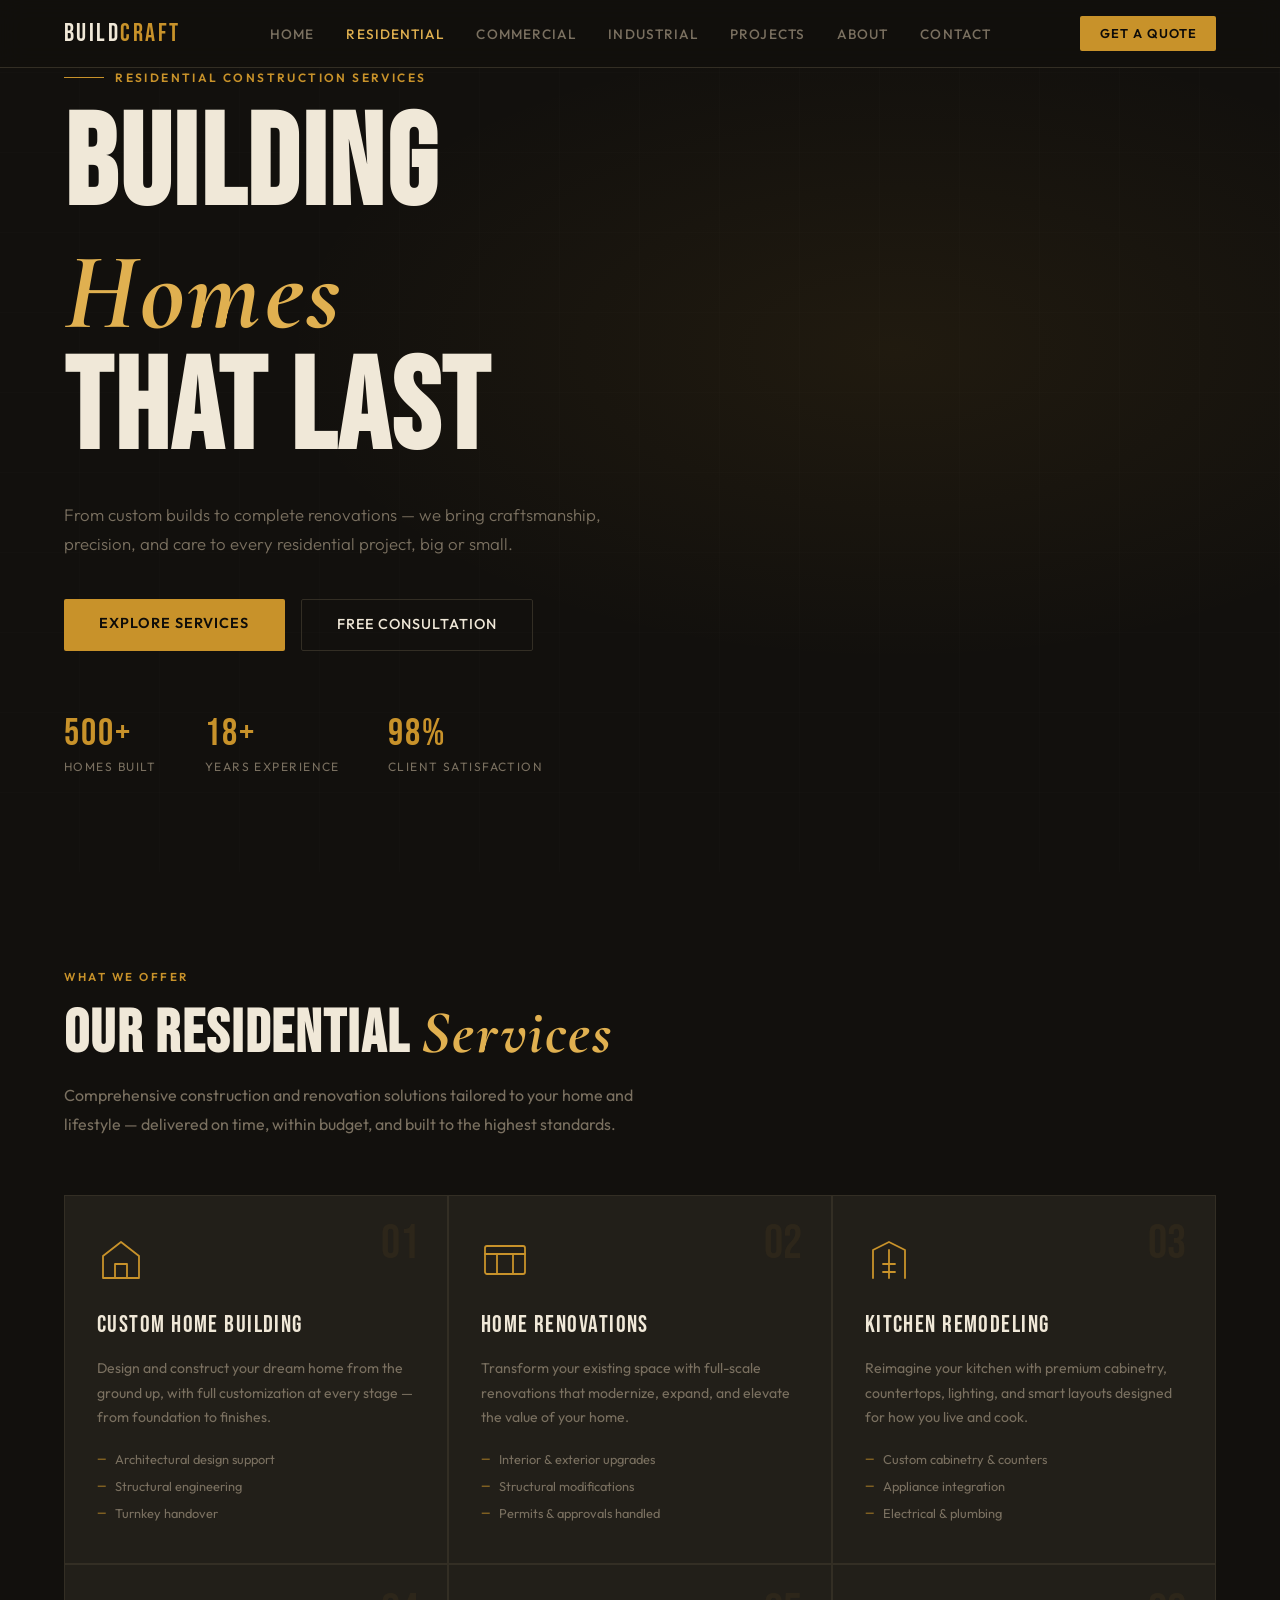
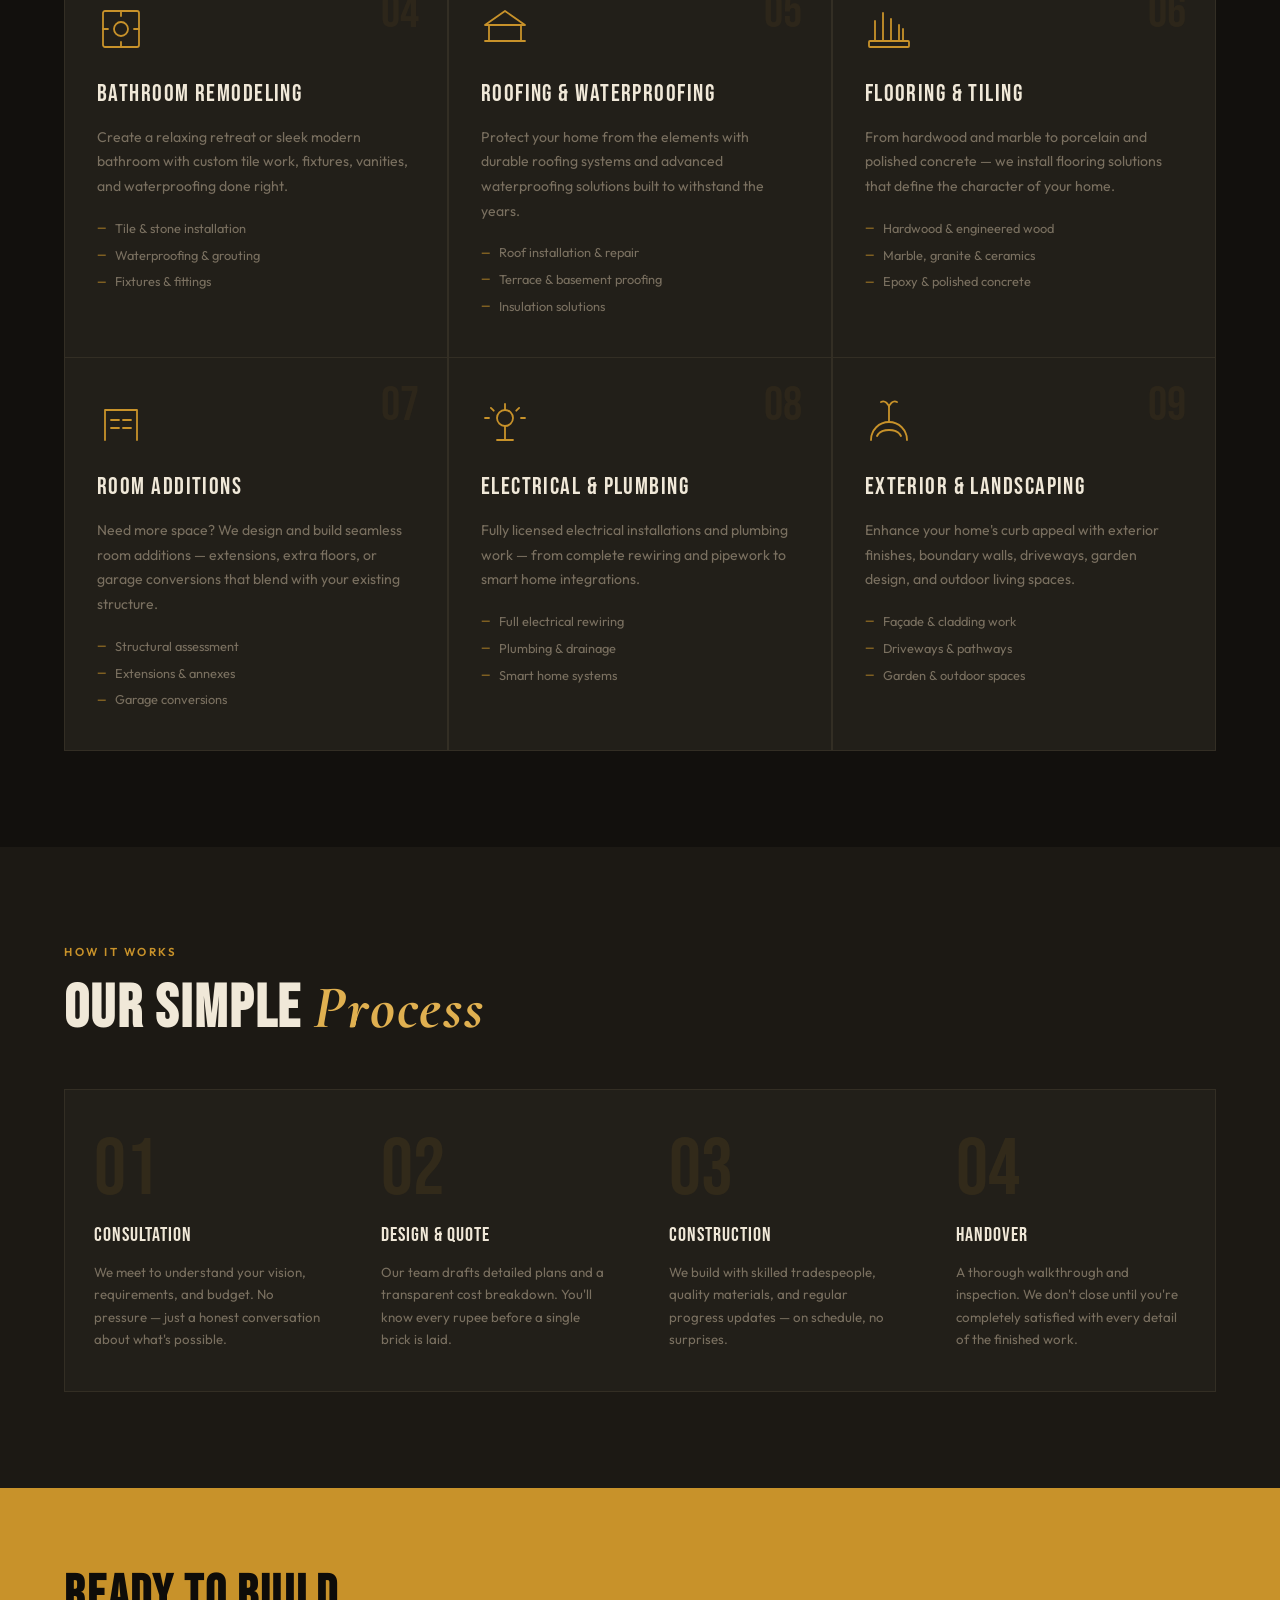
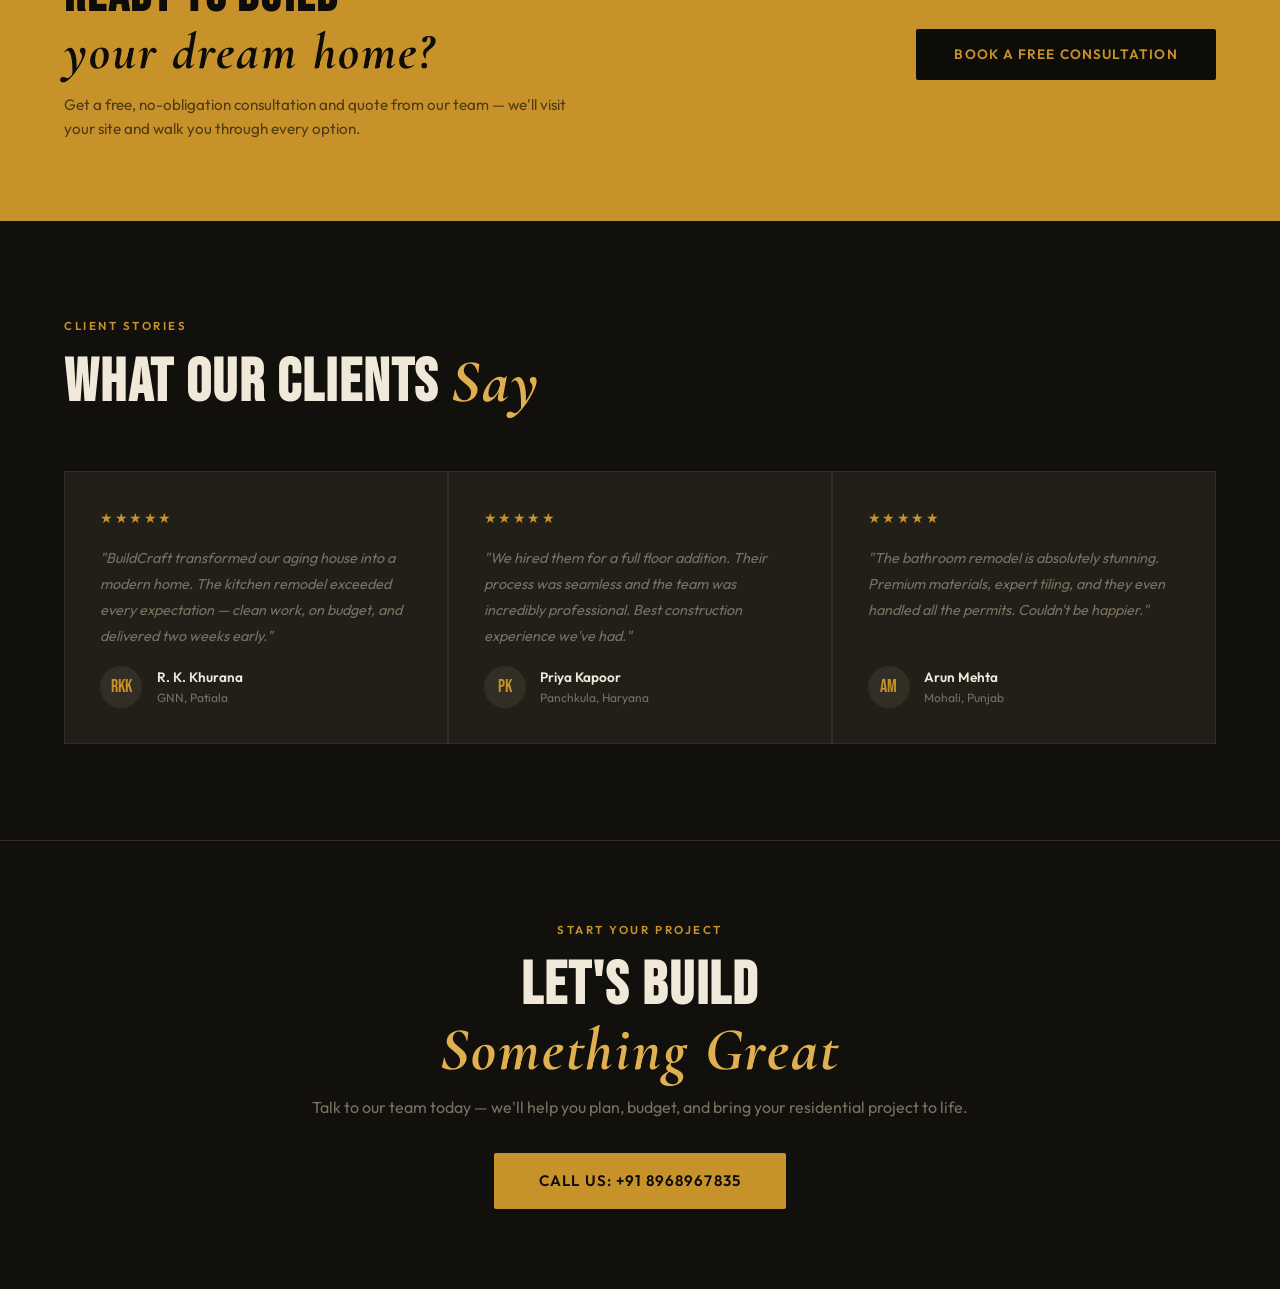
<file: residential.html>
<!DOCTYPE html>
<html lang="en">

<head>
  <meta charset="UTF-8" />
  <meta name="viewport" content="width=device-width, initial-scale=1.0" />
  <title>Residential Services — BuildCraft Construction</title>
  <link rel="icon" type="image/x-icon" href="logo.ico">
  <link rel="preconnect" href="https://fonts.googleapis.com" />
  <link
    href="https://fonts.googleapis.com/css2?family=Bebas+Neue&family=Cormorant+Garamond:ital,wght@0,400;0,600;1,400&family=Outfit:wght@300;400;500;600&display=swap"
    rel="stylesheet" />
  <script src="preloader.js"></script>
<style>
    *,
    *::before,
    *::after {
      box-sizing: border-box;
      margin: 0;
      padding: 0;
    }
/* Target the whole page */
html {
  --scrollbar-bg: #1e2229;       /* Dark slate track */
  --scrollbar-thumb: #f2a900;    /* Structural accent (e.g., Construction Gold/Orange) */
  --scrollbar-hover: #d49400;    /* Slightly darker shade for hover state */
  
  /* Firefox Support */
  scrollbar-width: thin;
  scrollbar-color: var(--scrollbar-thumb) var(--scrollbar-bg);
}

/* Webkit Browsers (Chrome, Safari, Edge, Opera) */
::-webkit-scrollbar {
  width: 10px;  /* Width of the vertical scrollbar */
  height: 10px; /* Height of the horizontal scrollbar */
}

/* The track (background) of the scrollbar */
::-webkit-scrollbar-track {
  background: var(--scrollbar-bg);
  border-radius: 4px;
}

/* The draggable thumb */
::-webkit-scrollbar-thumb {
  background: var(--scrollbar-thumb);
  border-radius: 4px;
  border: 2px solid var(--scrollbar-bg); /* Creates a nice padding effect */
  transition: background 0.3s ease;
}

/* Thumb behavior on hover */
::-webkit-scrollbar-thumb:hover {
  background: var(--scrollbar-hover);
}
    :root {
      --bg: #12100D;
      --surface: #1C1914;
      --card: #221F19;
      --border: #332E24;
      --gold: #C8922A;
      --gold-lt: #E0B050;
      --cream: #F0E8D8;
      --muted: #7A7060;
      --text: #EDE5D5;
      --nav-h: 68px;
    }

    html {
      scroll-behavior: smooth;
    }

    body {
      background: var(--bg);
      color: var(--text);
      font-family: 'Outfit', sans-serif;
      font-weight: 400;
      line-height: 1.6;
      overflow-x: hidden;
    }

    /* ── NAV ── */
    nav {
      position: fixed;
      top: 0;
      left: 0;
      right: 0;
      z-index: 100;
      height: var(--nav-h);
      display: flex;
      align-items: center;
      justify-content: space-between;
      padding: 0 5vw;
      background: rgba(18, 16, 13, 0.92);
      backdrop-filter: blur(12px);
      border-bottom: 1px solid var(--border);
    }

    .nav-logo {
      font-family: 'Bebas Neue', sans-serif;
      font-size: 1.55rem;
      letter-spacing: .1em;
      color: var(--cream);
      text-decoration: none;
    }

    .nav-logo span {
      color: var(--gold);
    }

    .nav-links {
      display: flex;
      gap: 2rem;
      list-style: none;
    }

    .nav-links a {
      color: var(--muted);
      text-decoration: none;
      font-size: .85rem;
      font-weight: 500;
      letter-spacing: .08em;
      text-transform: uppercase;
      transition: color .2s;
    }

    .nav-links a:hover,
    .nav-links a.active {
      color: var(--gold-lt);
    }

    .nav-cta {
      background: var(--gold);
      color: #0e0c09;
      padding: .45rem 1.2rem;
      border-radius: 2px;
      font-size: .8rem;
      font-weight: 600;
      letter-spacing: .08em;
      text-transform: uppercase;
      text-decoration: none;
      transition: background .2s;
    }

    .nav-cta:hover {
      background: var(--gold-lt);
    }

    .hamburger {
      display: none;
      flex-direction: column;
      gap: 5px;
      cursor: pointer;
    }

    .hamburger span {
      display: block;
      width: 24px;
      height: 2px;
      background: var(--cream);
      transition: .3s;
    }

    .mobile-menu {
      display: none;
      position: fixed;
      top: var(--nav-h);
      left: 0;
      right: 0;
      background: var(--surface);
      border-bottom: 1px solid var(--border);
      padding: 1.5rem 5vw;
      z-index: 99;
      flex-direction: column;
      gap: 1rem;
    }

    .mobile-menu.open {
      display: flex;
    }

    .mobile-menu a {
      color: var(--text);
      text-decoration: none;
      font-size: .95rem;
      font-weight: 500;
      letter-spacing: .06em;
      padding: .4rem 0;
      border-bottom: 1px solid var(--border);
    }

    /* ── HERO ── */
    .hero {
      min-height: 92vh;
      padding-top: var(--nav-h);
      display: flex;
      flex-direction: column;
      justify-content: center;
      position: relative;
      overflow: hidden;
      padding-left: 5vw;
      padding-right: 5vw;
    }

    .hero-bg {
      position: absolute;
      inset: 0;
      z-index: 0;
      background:
        radial-gradient(ellipse 80% 60% at 70% 40%, rgba(200, 146, 42, .08) 0%, transparent 60%),
        repeating-linear-gradient(90deg,
          transparent,
          transparent 79px,
          rgba(255, 255, 255, .018) 80px),
        repeating-linear-gradient(0deg,
          transparent,
          transparent 79px,
          rgba(255, 255, 255, .018) 80px);
    }

    .hero-tag {
      font-size: .75rem;
      font-weight: 600;
      letter-spacing: .2em;
      text-transform: uppercase;
      color: var(--gold);
      margin-bottom: 1.2rem;
      display: flex;
      align-items: center;
      gap: .7rem;
    }

    .hero-tag::before {
      content: '';
      display: block;
      width: 40px;
      height: 1px;
      background: var(--gold);
    }

    .hero h1 {
      font-family: 'Bebas Neue', sans-serif;
      font-size: clamp(3.5rem, 10vw, 8.5rem);
      line-height: .95;
      letter-spacing: .02em;
      color: var(--cream);
      position: relative;
      z-index: 1;
      animation: fadeUp .8s ease both;
    }

    .hero h1 em {
      font-style: italic;
      font-family: 'Cormorant Garamond', serif;
      font-size: .85em;
      color: var(--gold-lt);
    }

    .hero-sub {
      max-width: 540px;
      margin-top: 1.8rem;
      color: var(--muted);
      font-size: 1.05rem;
      font-weight: 300;
      line-height: 1.75;
      position: relative;
      z-index: 1;
      animation: fadeUp .8s .15s ease both;
    }

    .hero-actions {
      margin-top: 2.5rem;
      display: flex;
      gap: 1rem;
      flex-wrap: wrap;
      position: relative;
      z-index: 1;
      animation: fadeUp .8s .25s ease both;
    }

    .btn-primary {
      background: var(--gold);
      color: #0e0c09;
      padding: .85rem 2.2rem;
      border-radius: 2px;
      font-size: .9rem;
      font-weight: 600;
      letter-spacing: .07em;
      text-transform: uppercase;
      text-decoration: none;
      transition: background .2s, transform .15s;
      display: inline-block;
    }

    .btn-primary:hover {
      background: var(--gold-lt);
      transform: translateY(-2px);
    }

    .btn-outline {
      border: 1px solid var(--border);
      color: var(--cream);
      padding: .85rem 2.2rem;
      border-radius: 2px;
      font-size: .9rem;
      font-weight: 500;
      letter-spacing: .07em;
      text-transform: uppercase;
      text-decoration: none;
      transition: border-color .2s, color .2s;
      display: inline-block;
    }

    .btn-outline:hover {
      border-color: var(--gold);
      color: var(--gold-lt);
    }

    .hero-stats {
      margin-top: 4rem;
      display: flex;
      gap: 3rem;
      flex-wrap: wrap;
      position: relative;
      z-index: 1;
      animation: fadeUp .8s .35s ease both;
    }

    .stat-item {
      display: flex;
      flex-direction: column;
      gap: .2rem;
    }

    .stat-num {
      font-family: 'Bebas Neue', sans-serif;
      font-size: 2.4rem;
      letter-spacing: .05em;
      color: var(--gold);
      line-height: 1;
    }

    .stat-label {
      font-size: .75rem;
      letter-spacing: .12em;
      text-transform: uppercase;
      color: var(--muted);
    }

    /* ── SECTION WRAPPER ── */
    section {
      padding: 6rem 5vw;
    }

    .section-label {
      font-size: .72rem;
      font-weight: 600;
      letter-spacing: .22em;
      text-transform: uppercase;
      color: var(--gold);
      margin-bottom: .9rem;
    }

    .section-title {
      font-family: 'Bebas Neue', sans-serif;
      font-size: clamp(2.2rem, 5vw, 3.8rem);
      letter-spacing: .03em;
      line-height: 1.05;
      color: var(--cream);
    }

    .section-title em {
      font-style: italic;
      font-family: 'Cormorant Garamond', serif;
      color: var(--gold-lt);
    }

    .section-desc {
      max-width: 580px;
      color: var(--muted);
      font-size: 1rem;
      line-height: 1.8;
      margin-top: 1rem;
    }

    .section-head {
      display: flex;
      justify-content: space-between;
      align-items: flex-end;
      gap: 2rem;
      flex-wrap: wrap;
      margin-bottom: 3.5rem;
    }

    /* ── SERVICES GRID ── */
    .services-grid {
      display: grid;
      grid-template-columns: repeat(3, 1fr);
      gap: 1.5px;
      background: var(--border);
      border: 1.5px solid var(--border);
    }

    .service-card {
      background: var(--card);
      padding: 2.5rem 2rem;
      position: relative;
      overflow: hidden;
      transition: background .3s;
      cursor: default;
    }

    .service-card::after {
      content: '';
      position: absolute;
      bottom: 0;
      left: 0;
      width: 0;
      height: 2px;
      background: var(--gold);
      transition: width .4s ease;
    }

    .service-card:hover {
      background: #2A2620;
    }

    .service-card:hover::after {
      width: 100%;
    }

    .card-icon {
      width: 48px;
      height: 48px;
      margin-bottom: 1.4rem;
      color: var(--gold);
    }

    .card-icon svg {
      width: 100%;
      height: 100%;
    }

    .card-num {
      position: absolute;
      top: 1.5rem;
      right: 1.8rem;
      font-family: 'Bebas Neue', sans-serif;
      font-size: 3rem;
      color: rgba(200, 146, 42, .07);
      line-height: 1;
      pointer-events: none;
      transition: color .3s;
    }

    .service-card:hover .card-num {
      color: rgba(200, 146, 42, .13);
    }

    .card-title {
      font-family: 'Bebas Neue', sans-serif;
      font-size: 1.5rem;
      letter-spacing: .06em;
      color: var(--cream);
      margin-bottom: .7rem;
    }

    .card-desc {
      font-size: .88rem;
      color: var(--muted);
      line-height: 1.75;
    }

    .card-features {
      margin-top: 1.2rem;
      list-style: none;
      display: flex;
      flex-direction: column;
      gap: .4rem;
    }

    .card-features li {
      font-size: .8rem;
      color: var(--muted);
      display: flex;
      align-items: center;
      gap: .5rem;
    }

    .card-features li::before {
      content: '—';
      color: var(--gold);
      font-size: .7rem;
    }

    /* ── PROCESS ── */
    .process-section {
      background: var(--surface);
    }

    .process-steps {
      display: grid;
      grid-template-columns: repeat(4, 1fr);
      gap: 0;
      border: 1.5px solid var(--border);
      background: var(--border);
      margin-top: 3rem;
    }

    .step {
      background: var(--card);
      padding: 2.5rem 1.8rem;
      position: relative;
    }

    .step-num {
      font-family: 'Bebas Neue', sans-serif;
      font-size: 5rem;
      color: rgba(200, 146, 42, .1);
      line-height: 1;
      margin-bottom: .6rem;
      transition: color .3s;
    }

    .step:hover .step-num {
      color: rgba(200, 146, 42, .2);
    }

    .step-title {
      font-family: 'Bebas Neue', sans-serif;
      font-size: 1.25rem;
      letter-spacing: .05em;
      color: var(--cream);
      margin-bottom: .6rem;
    }

    .step-desc {
      font-size: .83rem;
      color: var(--muted);
      line-height: 1.7;
    }

    .step-line {
      position: absolute;
      top: 2.5rem;
      right: -1px;
      width: 1px;
      height: 2.5rem;
      background: var(--gold);
      opacity: .4;
    }

    .step:last-child .step-line {
      display: none;
    }

    /* ── HIGHLIGHT BANNER ── */
    .highlight {
      background: var(--gold);
      padding: 5rem 5vw;
      display: grid;
      grid-template-columns: 1fr auto;
      align-items: center;
      gap: 2rem;
    }

    .highlight h2 {
      font-family: 'Bebas Neue', sans-serif;
      font-size: clamp(2rem, 4vw, 3.2rem);
      letter-spacing: .04em;
      line-height: 1.1;
      color: #0e0c09;
    }

    .highlight h2 em {
      font-style: italic;
      font-family: 'Cormorant Garamond', serif;
      font-size: 1em;
    }

    .highlight p {
      color: rgba(14, 12, 9, .65);
      font-size: .95rem;
      margin-top: .7rem;
      max-width: 520px;
    }

    .btn-dark {
      background: #0e0c09;
      color: var(--gold);
      padding: .9rem 2.4rem;
      border-radius: 2px;
      white-space: nowrap;
      font-size: .85rem;
      font-weight: 600;
      letter-spacing: .08em;
      text-transform: uppercase;
      text-decoration: none;
      transition: background .2s;
    }

    .btn-dark:hover {
      background: #1a1612;
    }

    /* ── TESTIMONIAL ── */
    .testimonials {
      background: var(--bg);
    }

    .testi-grid {
      display: grid;
      grid-template-columns: repeat(3, 1fr);
      gap: 1.5px;
      background: var(--border);
      border: 1.5px solid var(--border);
    }

    .testi-card {
      background: var(--card);
      padding: 2.2rem;
      display: flex;
      flex-direction: column;
      gap: 1rem;
    }

    .testi-stars {
      color: var(--gold);
      font-size: .9rem;
      letter-spacing: .1em;
    }

    .testi-text {
      font-size: .9rem;
      color: var(--muted);
      line-height: 1.8;
      font-style: italic;
    }

    .testi-author {
      display: flex;
      align-items: center;
      gap: .9rem;
      margin-top: auto;
    }

    .testi-avatar {
      width: 42px;
      height: 42px;
      border-radius: 50%;
      background: var(--border);
      display: flex;
      align-items: center;
      justify-content: center;
      font-family: 'Bebas Neue', sans-serif;
      font-size: 1.1rem;
      color: var(--gold);
      flex-shrink: 0;
    }

    .testi-name {
      font-size: .85rem;
      font-weight: 600;
      color: var(--cream);
    }

    .testi-role {
      font-size: .75rem;
      color: var(--muted);
    }

    /* ── FOOTER CTA ── */
    .footer-cta {
      padding: 5rem 5vw;
      text-align: center;
      border-top: 1px solid var(--border);
    }

    .footer-cta p {
      color: var(--muted);
      margin-top: .8rem;
    }

    .footer-cta .btn-primary {
      margin-top: 2rem;
      font-size: .95rem;
      padding: 1rem 2.8rem;
    }

    /* ── ANIMATIONS ── */
    @keyframes fadeUp {
      from {
        opacity: 0;
        transform: translateY(28px);
      }

      to {
        opacity: 1;
        transform: translateY(0);
      }
    }

    .reveal {
      opacity: 0;
      transform: translateY(30px);
      transition: opacity .65s ease, transform .65s ease;
    }

    .reveal.visible {
      opacity: 1;
      transform: translateY(0);
    }

    /* ── RESPONSIVE ── */
    @media (max-width: 1024px) {
      .services-grid {
        grid-template-columns: repeat(2, 1fr);
      }

      .process-steps {
        grid-template-columns: repeat(2, 1fr);
      }

      .step-line {
        display: none;
      }
    }

    @media (max-width: 768px) {
      :root {
        --nav-h: 60px;
      }

      .nav-links,
      .nav-cta {
        display: none;
      }

      .hamburger {
        display: flex;
      }

      .hero {
        min-height: 85vh;
      }

      .hero-stats {
        gap: 1.8rem;
      }

      .services-grid {
        grid-template-columns: 1fr;
      }

      .process-steps {
        grid-template-columns: 1fr;
      }

      .testi-grid {
        grid-template-columns: 1fr;
      }

      .highlight {
        grid-template-columns: 1fr;
      }

      section {
        padding: 4rem 5vw;
      }
    }

    @media (max-width: 480px) {
      .hero-actions {
        flex-direction: column;
      }

      .btn-primary,
      .btn-outline {
        text-align: center;
      }
    }
  </style>
</head>

<body>

  <!-- NAV -->
  <nav>
    <a href="#" class="nav-logo">Build<span>Craft</span></a>
    <ul class="nav-links">
      <li><a href="index.html">Home</a></li>
      <li><a href="residential.html" class="active">Residential</a></li>
      <li><a href="commercial.html">Commercial</a></li>
      <li><a href="industrial.html">Industrial</a></li>
      <li><a href="projects.html">Projects</a></li>
      <li><a href="about.html">About</a></li>
      <li><a href="contact.html">Contact</a></li>
    </ul>
    <a href="contact.html" class="nav-cta">Get a Quote</a>
    <div class="hamburger" onclick="toggleMenu()">
      <span></span><span></span><span></span>
    </div>
  </nav>
  <div class="mobile-menu" id="mobileMenu">
    <a href="index.html">Home</a>
        <a href="residential.html" class="active">Residential</a>
        <a href="commercial.html">Commercial</a>
        <a href="projects.html">Projects</a>
        <a href="about.html">About</a>
        <a href="contact.html">Contact</a>
        <a href="contact.html" class="btn-primary" onclick="toggleMenu()">Get a Free Quote</a>
  </div>

  <!-- HERO -->
  <section class="hero">
    <div class="hero-bg"></div>
    <div class="hero-tag">Residential Construction Services</div>
    <h1>Building<br /><em>Homes</em><br />That Last</h1>
    <p class="hero-sub">From custom builds to complete renovations — we bring craftsmanship, precision, and care to
      every residential project, big or small.</p>
    <div class="hero-actions">
      <a href="#services" class="btn-primary">Explore Services</a>
      <a href="#contact" class="btn-outline">Free Consultation</a>
    </div>
    <div class="hero-stats">
      <div class="stat-item">
        <span class="stat-num">500+</span>
        <span class="stat-label">Homes Built</span>
      </div>
      <div class="stat-item">
        <span class="stat-num">18+</span>
        <span class="stat-label">Years Experience</span>
      </div>
      <div class="stat-item">
        <span class="stat-num">98%</span>
        <span class="stat-label">Client Satisfaction</span>
      </div>
    </div>
  </section>

  <!-- SERVICES -->
  <section id="services">
    <div class="section-head reveal">
      <div>
        <div class="section-label">What We Offer</div>
        <h2 class="section-title">Our Residential <em>Services</em></h2>
        <p class="section-desc">Comprehensive construction and renovation solutions tailored to your home and lifestyle
          — delivered on time, within budget, and built to the highest standards.</p>
      </div>
    </div>

    <div class="services-grid reveal">

      <!-- 1 -->
      <div class="service-card">
        <div class="card-num">01</div>
        <div class="card-icon">
          <svg viewBox="0 0 48 48" fill="none" stroke="currentColor" stroke-width="1.8" stroke-linecap="round"
            stroke-linejoin="round">
            <path d="M6 20L24 6l18 14v22H6V20z" />
            <path d="M18 42V28h12v14" />
          </svg>
        </div>
        <div class="card-title">Custom Home Building</div>
        <div class="card-desc">Design and construct your dream home from the ground up, with full customization at every
          stage — from foundation to finishes.</div>
        <ul class="card-features">
          <li>Architectural design support</li>
          <li>Structural engineering</li>
          <li>Turnkey handover</li>
        </ul>
      </div>

      <!-- 2 -->
      <div class="service-card">
        <div class="card-num">02</div>
        <div class="card-icon">
          <svg viewBox="0 0 48 48" fill="none" stroke="currentColor" stroke-width="1.8" stroke-linecap="round"
            stroke-linejoin="round">
            <rect x="4" y="10" width="40" height="28" rx="2" />
            <path d="M4 18h40M16 18v20M32 18v20" />
          </svg>
        </div>
        <div class="card-title">Home Renovations</div>
        <div class="card-desc">Transform your existing space with full-scale renovations that modernize, expand, and
          elevate the value of your home.</div>
        <ul class="card-features">
          <li>Interior & exterior upgrades</li>
          <li>Structural modifications</li>
          <li>Permits & approvals handled</li>
        </ul>
      </div>

      <!-- 3 -->
      <div class="service-card">
        <div class="card-num">03</div>
        <div class="card-icon">
          <svg viewBox="0 0 48 48" fill="none" stroke="currentColor" stroke-width="1.8" stroke-linecap="round"
            stroke-linejoin="round">
            <path d="M8 42V14l16-8 16 8v28" />
            <path d="M18 28h12M18 36h12M24 14v28" />
          </svg>
        </div>
        <div class="card-title">Kitchen Remodeling</div>
        <div class="card-desc">Reimagine your kitchen with premium cabinetry, countertops, lighting, and smart layouts
          designed for how you live and cook.</div>
        <ul class="card-features">
          <li>Custom cabinetry & counters</li>
          <li>Appliance integration</li>
          <li>Electrical & plumbing</li>
        </ul>
      </div>

      <!-- 4 -->
      <div class="service-card">
        <div class="card-num">04</div>
        <div class="card-icon">
          <svg viewBox="0 0 48 48" fill="none" stroke="currentColor" stroke-width="1.8" stroke-linecap="round"
            stroke-linejoin="round">
            <rect x="6" y="6" width="36" height="36" rx="2" />
            <circle cx="24" cy="24" r="7" />
            <path d="M24 6v5M24 37v5M6 24h5M37 24h5" />
          </svg>
        </div>
        <div class="card-title">Bathroom Remodeling</div>
        <div class="card-desc">Create a relaxing retreat or sleek modern bathroom with custom tile work, fixtures,
          vanities, and waterproofing done right.</div>
        <ul class="card-features">
          <li>Tile & stone installation</li>
          <li>Waterproofing & grouting</li>
          <li>Fixtures & fittings</li>
        </ul>
      </div>

      <!-- 5 -->
      <div class="service-card">
        <div class="card-num">05</div>
        <div class="card-icon">
          <svg viewBox="0 0 48 48" fill="none" stroke="currentColor" stroke-width="1.8" stroke-linecap="round"
            stroke-linejoin="round">
            <path d="M4 20h40L24 6 4 20z" />
            <path d="M8 20v16h32V20" />
            <path d="M4 36h40" />
          </svg>
        </div>
        <div class="card-title">Roofing & Waterproofing</div>
        <div class="card-desc">Protect your home from the elements with durable roofing systems and advanced
          waterproofing solutions built to withstand the years.</div>
        <ul class="card-features">
          <li>Roof installation & repair</li>
          <li>Terrace & basement proofing</li>
          <li>Insulation solutions</li>
        </ul>
      </div>

      <!-- 6 -->
      <div class="service-card">
        <div class="card-num">06</div>
        <div class="card-icon">
          <svg viewBox="0 0 48 48" fill="none" stroke="currentColor" stroke-width="1.8" stroke-linecap="round"
            stroke-linejoin="round">
            <rect x="4" y="36" width="40" height="6" rx="1" />
            <path d="M10 36V16M18 36V8M26 36V14M34 36V20M38 36V24" />
          </svg>
        </div>
        <div class="card-title">Flooring & Tiling</div>
        <div class="card-desc">From hardwood and marble to porcelain and polished concrete — we install flooring
          solutions that define the character of your home.</div>
        <ul class="card-features">
          <li>Hardwood & engineered wood</li>
          <li>Marble, granite & ceramics</li>
          <li>Epoxy & polished concrete</li>
        </ul>
      </div>

      <!-- 7 -->
      <div class="service-card">
        <div class="card-num">07</div>
        <div class="card-icon">
          <svg viewBox="0 0 48 48" fill="none" stroke="currentColor" stroke-width="1.8" stroke-linecap="round"
            stroke-linejoin="round">
            <path d="M8 42V12M40 42V12M8 12h32M14 22h8M14 30h8M26 22h8M26 30h8" />
          </svg>
        </div>
        <div class="card-title">Room Additions</div>
        <div class="card-desc">Need more space? We design and build seamless room additions — extensions, extra floors,
          or garage conversions that blend with your existing structure.</div>
        <ul class="card-features">
          <li>Structural assessment</li>
          <li>Extensions & annexes</li>
          <li>Garage conversions</li>
        </ul>
      </div>

      <!-- 8 -->
      <div class="service-card">
        <div class="card-num">08</div>
        <div class="card-icon">
          <svg viewBox="0 0 48 48" fill="none" stroke="currentColor" stroke-width="1.8" stroke-linecap="round"
            stroke-linejoin="round">
            <circle cx="24" cy="20" r="8" />
            <path d="M24 28v14M16 42h16M24 12V6M8 20H4M44 20h-4M12.7 12.7L9.9 9.9M38.1 9.9l-2.8 2.8" />
          </svg>
        </div>
        <div class="card-title">Electrical & Plumbing</div>
        <div class="card-desc">Fully licensed electrical installations and plumbing work — from complete rewiring and
          pipework to smart home integrations.</div>
        <ul class="card-features">
          <li>Full electrical rewiring</li>
          <li>Plumbing & drainage</li>
          <li>Smart home systems</li>
        </ul>
      </div>

      <!-- 9 -->
      <div class="service-card">
        <div class="card-num">09</div>
        <div class="card-icon">
          <svg viewBox="0 0 48 48" fill="none" stroke="currentColor" stroke-width="1.8" stroke-linecap="round"
            stroke-linejoin="round">
            <path d="M6 42c0-10 8-18 18-18s18 8 18 18" />
            <path d="M24 24V10M24 10c0-4 4-8 8-6M24 10c0-4-4-8-8-6" />
            <path d="M12 38c2-4 6-6 12-6s10 2 12 6" />
          </svg>
        </div>
        <div class="card-title">Exterior & Landscaping</div>
        <div class="card-desc">Enhance your home's curb appeal with exterior finishes, boundary walls, driveways, garden
          design, and outdoor living spaces.</div>
        <ul class="card-features">
          <li>Façade & cladding work</li>
          <li>Driveways & pathways</li>
          <li>Garden & outdoor spaces</li>
        </ul>
      </div>

    </div>
  </section>

  <!-- PROCESS -->
  <section class="process-section">
    <div class="reveal">
      <div class="section-label">How It Works</div>
      <h2 class="section-title">Our Simple <em>Process</em></h2>
    </div>
    <div class="process-steps reveal">
      <div class="step">
        <div class="step-num">01</div>
        <div class="step-title">Consultation</div>
        <div class="step-desc">We meet to understand your vision, requirements, and budget. No pressure — just a honest
          conversation about what's possible.</div>
        <div class="step-line"></div>
      </div>
      <div class="step">
        <div class="step-num">02</div>
        <div class="step-title">Design & Quote</div>
        <div class="step-desc">Our team drafts detailed plans and a transparent cost breakdown. You'll know every rupee
          before a single brick is laid.</div>
        <div class="step-line"></div>
      </div>
      <div class="step">
        <div class="step-num">03</div>
        <div class="step-title">Construction</div>
        <div class="step-desc">We build with skilled tradespeople, quality materials, and regular progress updates — on
          schedule, no surprises.</div>
        <div class="step-line"></div>
      </div>
      <div class="step">
        <div class="step-num">04</div>
        <div class="step-title">Handover</div>
        <div class="step-desc">A thorough walkthrough and inspection. We don't close until you're completely satisfied
          with every detail of the finished work.</div>
      </div>
    </div>
  </section>

  <!-- HIGHLIGHT BANNER -->
  <div class="highlight reveal">
    <div>
      <h2>Ready to build<br /><em>your dream home?</em></h2>
      <p>Get a free, no-obligation consultation and quote from our team — we'll visit your site and walk you through
        every option.</p>
    </div>
    <a href="#contact" class="btn-dark">Book a Free Consultation</a>
  </div>

  <!-- TESTIMONIALS -->
  <section class="testimonials">
    <div class="section-head reveal">
      <div>
        <div class="section-label">Client Stories</div>
        <h2 class="section-title">What Our Clients <em>Say</em></h2>
      </div>
    </div>
    <div class="testi-grid reveal">
      <div class="testi-card">
        <div class="testi-stars">★★★★★</div>
        <p class="testi-text">"BuildCraft transformed our aging house into a modern home. The kitchen remodel exceeded
          every expectation — clean work, on budget, and delivered two weeks early."</p>
        <div class="testi-author">
          <div class="testi-avatar">RKK</div>
          <div>
            <div class="testi-name">R. K. Khurana</div>
            <div class="testi-role">GNN, Patiala</div>
          </div>
        </div>
      </div>
      <div class="testi-card">
        <div class="testi-stars">★★★★★</div>
        <p class="testi-text">"We hired them for a full floor addition. Their process was seamless and the team was
          incredibly professional. Best construction experience we've had."</p>
        <div class="testi-author">
          <div class="testi-avatar">PK</div>
          <div>
            <div class="testi-name">Priya Kapoor</div>
            <div class="testi-role">Panchkula, Haryana</div>
          </div>
        </div>
      </div>
      <div class="testi-card">
        <div class="testi-stars">★★★★★</div>
        <p class="testi-text">"The bathroom remodel is absolutely stunning. Premium materials, expert tiling, and they
          even handled all the permits. Couldn't be happier."</p>
        <div class="testi-author">
          <div class="testi-avatar">AM</div>
          <div>
            <div class="testi-name">Arun Mehta</div>
            <div class="testi-role">Mohali, Punjab</div>
          </div>
        </div>
      </div>
    </div>
  </section>

  <!-- FOOTER CTA -->
  <section class="footer-cta" id="contact">
    <div class="section-label reveal">Start Your Project</div>
    <h2 class="section-title reveal">Let's Build<br /><em>Something Great</em></h2>
    <p class="reveal">Talk to our team today — we'll help you plan, budget, and bring your residential project to life.
    </p>
    <a href="tel:+918968967835" class="btn-primary reveal">Call Us: +91 8968967835</a>
  </section>

  <script>
    function toggleMenu() {
      document.getElementById('mobileMenu').classList.toggle('open');
    }

    // Scroll reveal
    const observer = new IntersectionObserver(entries => {
      entries.forEach(e => { if (e.isIntersecting) e.target.classList.add('visible'); });
    }, { threshold: 0.1 });
    document.querySelectorAll('.reveal').forEach(el => observer.observe(el));
  </script>

<script>
        const TitleManager = {
            // Internal State
            baseTitle: document.title,
            currentInterval: null,
            unreadCount: 0,

            // Core Helper: Safely clears any active animation
            clearActiveAnimation() {
                clearInterval(this.currentInterval);
                this.currentInterval = null;
                this.updateDisplay();
            },

            // Core Helper: Refreshes the title with the unread count prefix if applicable
            updateDisplay(text = this.baseTitle) {
                const prefix = this.unreadCount > 0 ? `(${this.unreadCount}) ` : '';
                document.title = prefix + text;
            },

            // 1. DYNAMIC UNREAD COUNTER
            setUnreadCount(count) {
                this.unreadCount = count;
                this.updateDisplay();
            },

            clearUnreadCount() {
                this.unreadCount = 0;
                this.updateDisplay();
            },

            // 2. THE MARQUEE SCROLLER
            startMarquee(speed = 150) {
                this.clearActiveAnimation();
                let text = this.baseTitle + "   |   "; // Added spacing for smooth looping

                this.currentInterval = setInterval(() => {
                    text = text.substring(1) + text.substring(0, 1);
                    this.updateDisplay(text);
                }, speed);
            },

            // 3. THE LIVE TYPING EFFECT
            type(newMessage, speed = 100, holdTime = 3000) {
                this.clearActiveAnimation();
                let index = 0;
                let direction = 1; // 1 = typing forward, -1 = deleting
                let currentText = "";

                this.currentInterval = setInterval(() => {
                    if (direction === 1) {
                        currentText = newMessage.substring(0, index + 1);
                        this.updateDisplay(currentText);
                        index++;

                        // Finished typing
                        if (index === newMessage.length) {
                            direction = 0; // Pause state
                            setTimeout(() => { direction = -1; }, holdTime); // Hold before deleting
                        }
                    } else if (direction === -1) {
                        currentText = newMessage.substring(0, index - 1);
                        this.updateDisplay(currentText);
                        index--;

                        // Finished deleting, loop back to main marquee
                        if (index === 0) {
                            this.startMarquee();
                        }
                    }
                }, speed);
            },

            // 4. SMART ATTENTION GRABBER (Visibility API)
            initVisibilityCheck() {
                document.addEventListener('visibilitychange', () => {
                    if (document.hidden) {
                        // User left: Flash an emergency notice
                        this.clearActiveAnimation();
                        let toggle = false;
                        this.currentInterval = setInterval(() => {
                            document.title = toggle ? "📢 WE MISS YOU!" : "👀 Come Look!";
                            toggle = !toggle;
                        }, 800);
                    } else {
                        // User returned: Go back to normal marquee
                        this.startMarquee();
                    }
                });
            }
        };

        // --- RUN UPON PAGE LOAD ---
        TitleManager.startMarquee();        // Start rolling the text
        TitleManager.initVisibilityCheck(); // Listen for tab switches
    </script>

</body>

</html>
</file>
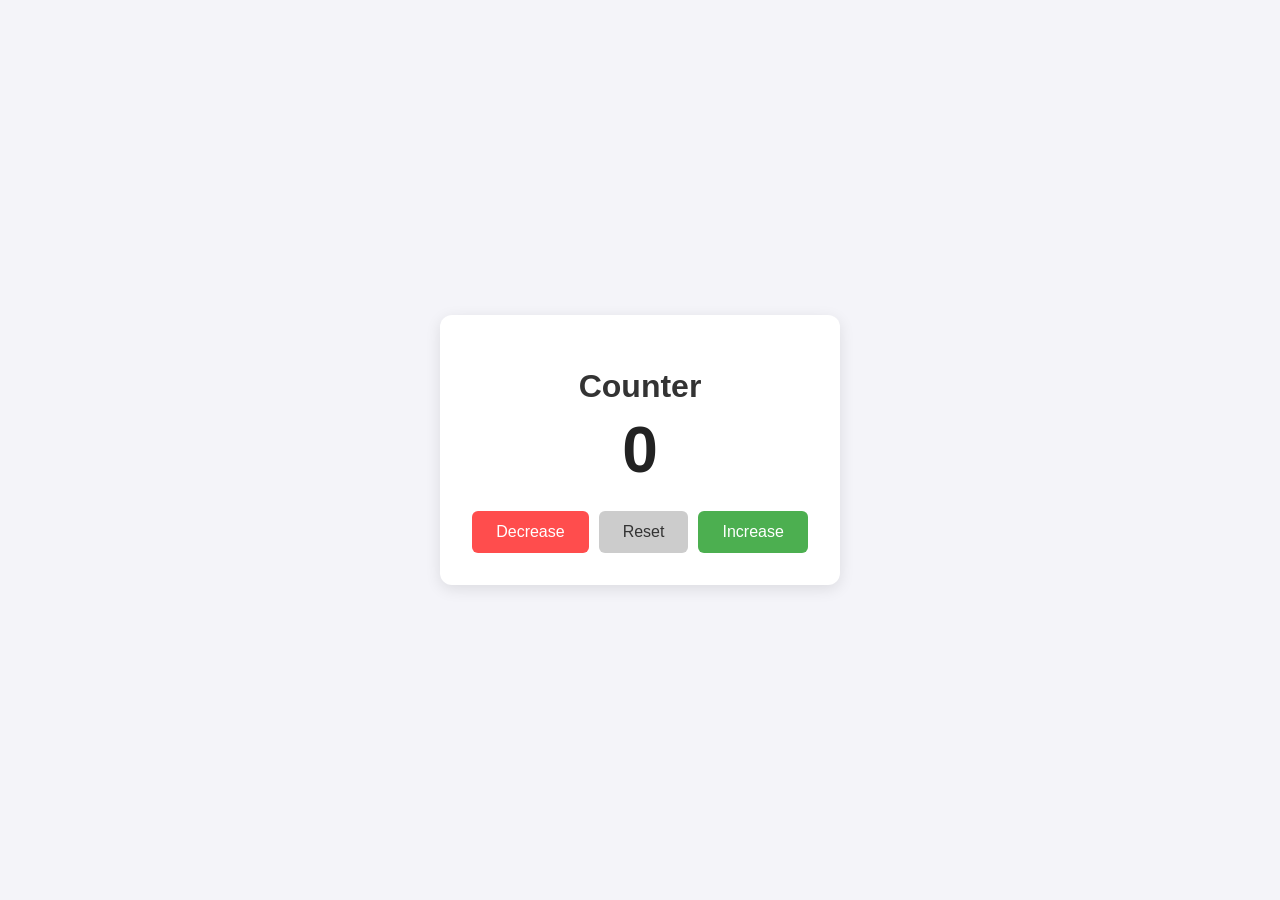
<file: sample.html>
<!DOCTYPE html>
<html lang="en">
<head>
    <meta charset="UTF-8">
    <meta name="viewport" content="width=device-width, initial-scale=1.0">
    <title>Simple JavaScript Counter</title>
    <!-- <link rel="stylesheet" href="style.css"> -->

<style>
    body {
    font-family: Arial, sans-serif;
    background-color: #f4f4f9;
    display: flex;
    justify-content: center;
    align-items: center;
    height: 100vh;
    margin: 0;
}

.counter-container {
    text-align: center;
    background: white;
    padding: 2rem;
    border-radius: 12px;
    box-shadow: 0 4px 15px rgba(0, 0, 0, 0.1);
}

h1 {
    color: #333;
    margin-bottom: 0.5rem;
}

#value {
    font-size: 4rem;
    font-weight: bold;
    display: block;
    margin-bottom: 1.5rem;
    color: #222;
}

.button-container {
    display: flex;
    gap: 10px;
}

.btn {
    padding: 0.75rem 1.5rem;
    font-size: 1rem;
    border: none;
    border-radius: 6px;
    cursor: pointer;
    transition: background 0.2s;
}

/* Button specific colors */
.decrease { background-color: #ff4d4d; color: white; }
.reset { background-color: #cccccc; color: #333; }
.increase { background-color: #4caf50; color: white; }

.btn:hover {
    opacity: 0.9;
}
</style>
</head>

<body>

    <div class="counter-container">
        <h1>Counter</h1>
        <span id="value">0</span>
        
        <div class="button-container">
            <button class="btn decrease">Decrease</button>
            <button class="btn reset">Reset</button>
            <button class="btn increase">Increase</button>
        </div>
    </div>

    <script>// Initialize the count variable
let count = 0;

// Select the value element and all buttons
const value = document.getElementById('value');
const decreaseBtn = document.querySelector('.decrease');
const resetBtn = document.querySelector('.reset');
const increaseBtn = document.querySelector('.increase');

// Add event listener for the Increase button
increaseBtn.addEventListener('click', () => {
    count++;
    updateDisplay();
});

// Add event listener for the Decrease button
decreaseBtn.addEventListener('click', () => {
    count--;
    updateDisplay();
});

// Add event listener for the Reset button
resetBtn.addEventListener('click', () => {
    count = 0;
    updateDisplay();
});

// Helper function to update the text on the screen and change colors
function updateDisplay() {
    value.textContent = count;
    
    // Optional: Add a little color flair based on the value
    if (count > 0) {
        value.style.color = "#4caf50"; // Green for positive
    } else if (count < 0) {
        value.style.color = "#ff4d4d"; // Red for negative
    } else {
        value.style.color = "#222";    // Dark grey for zero
    }
}</script>
</body>
</html>
</file>
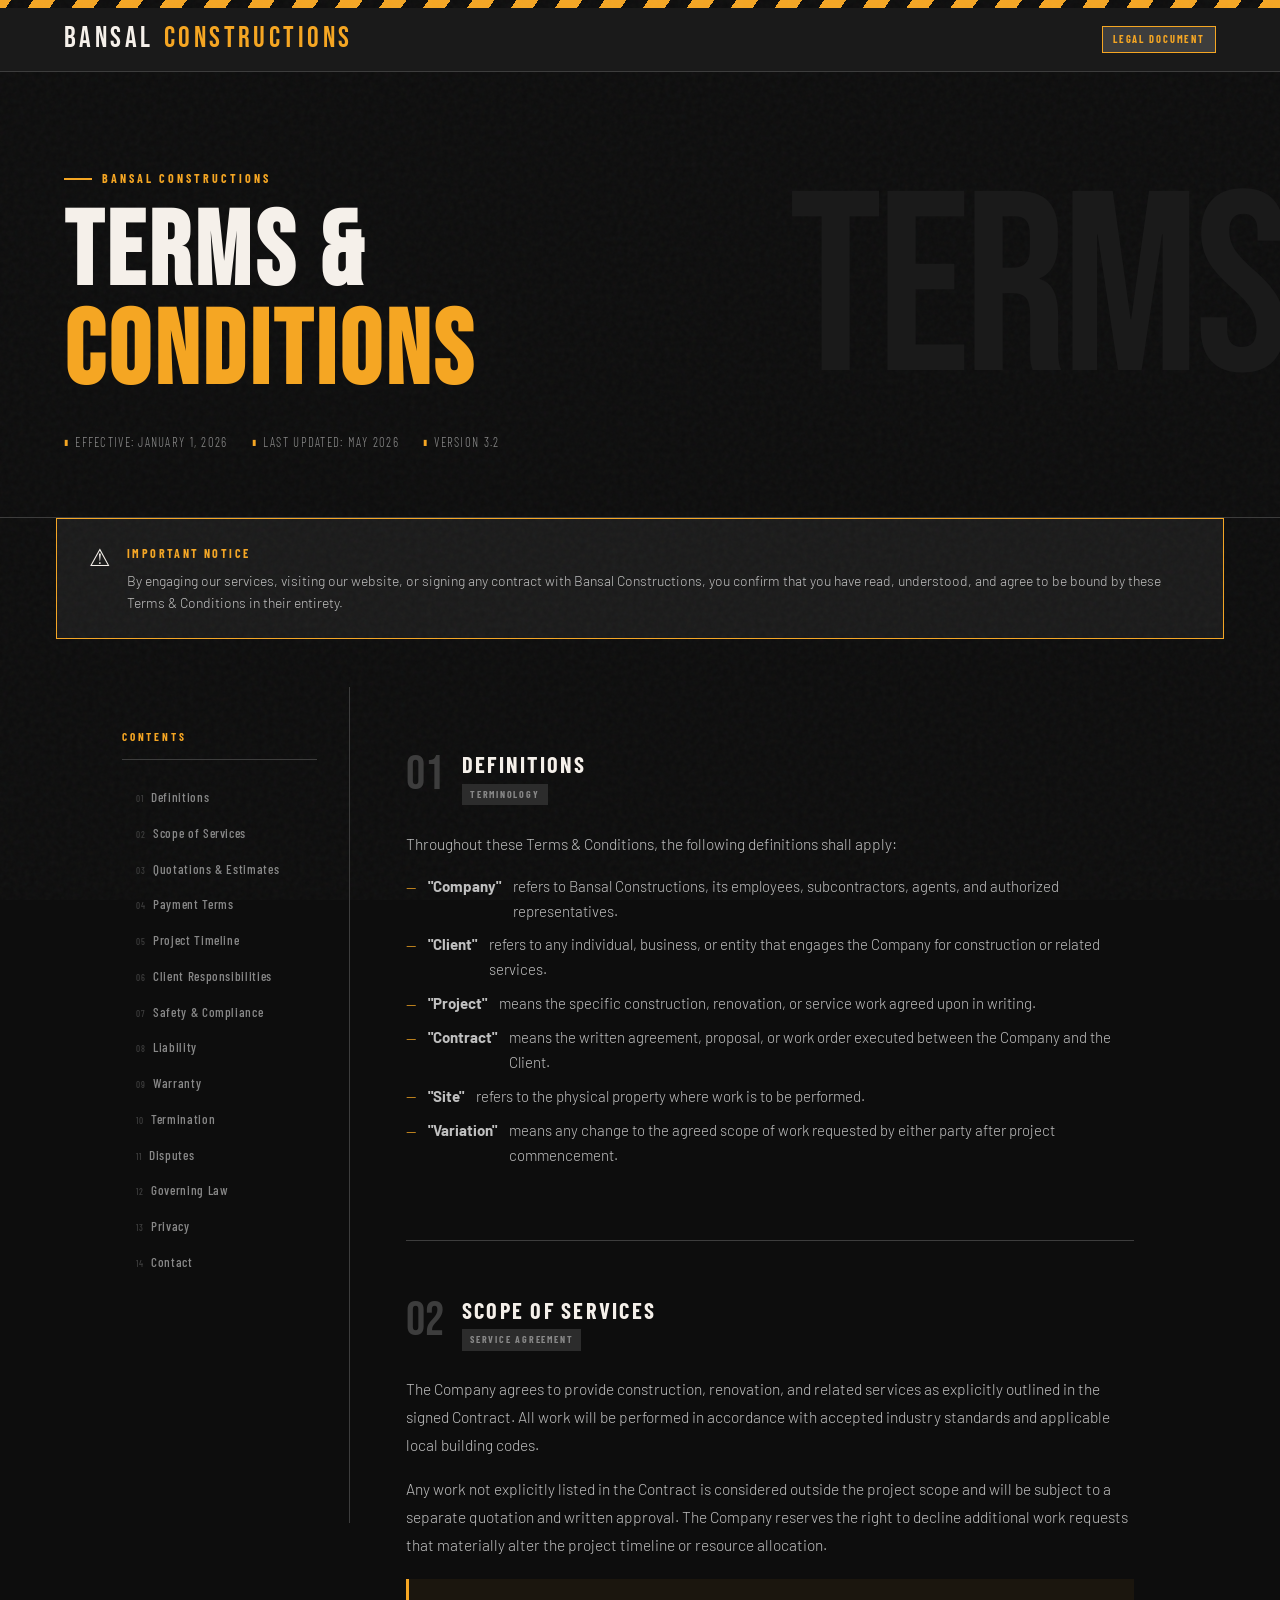
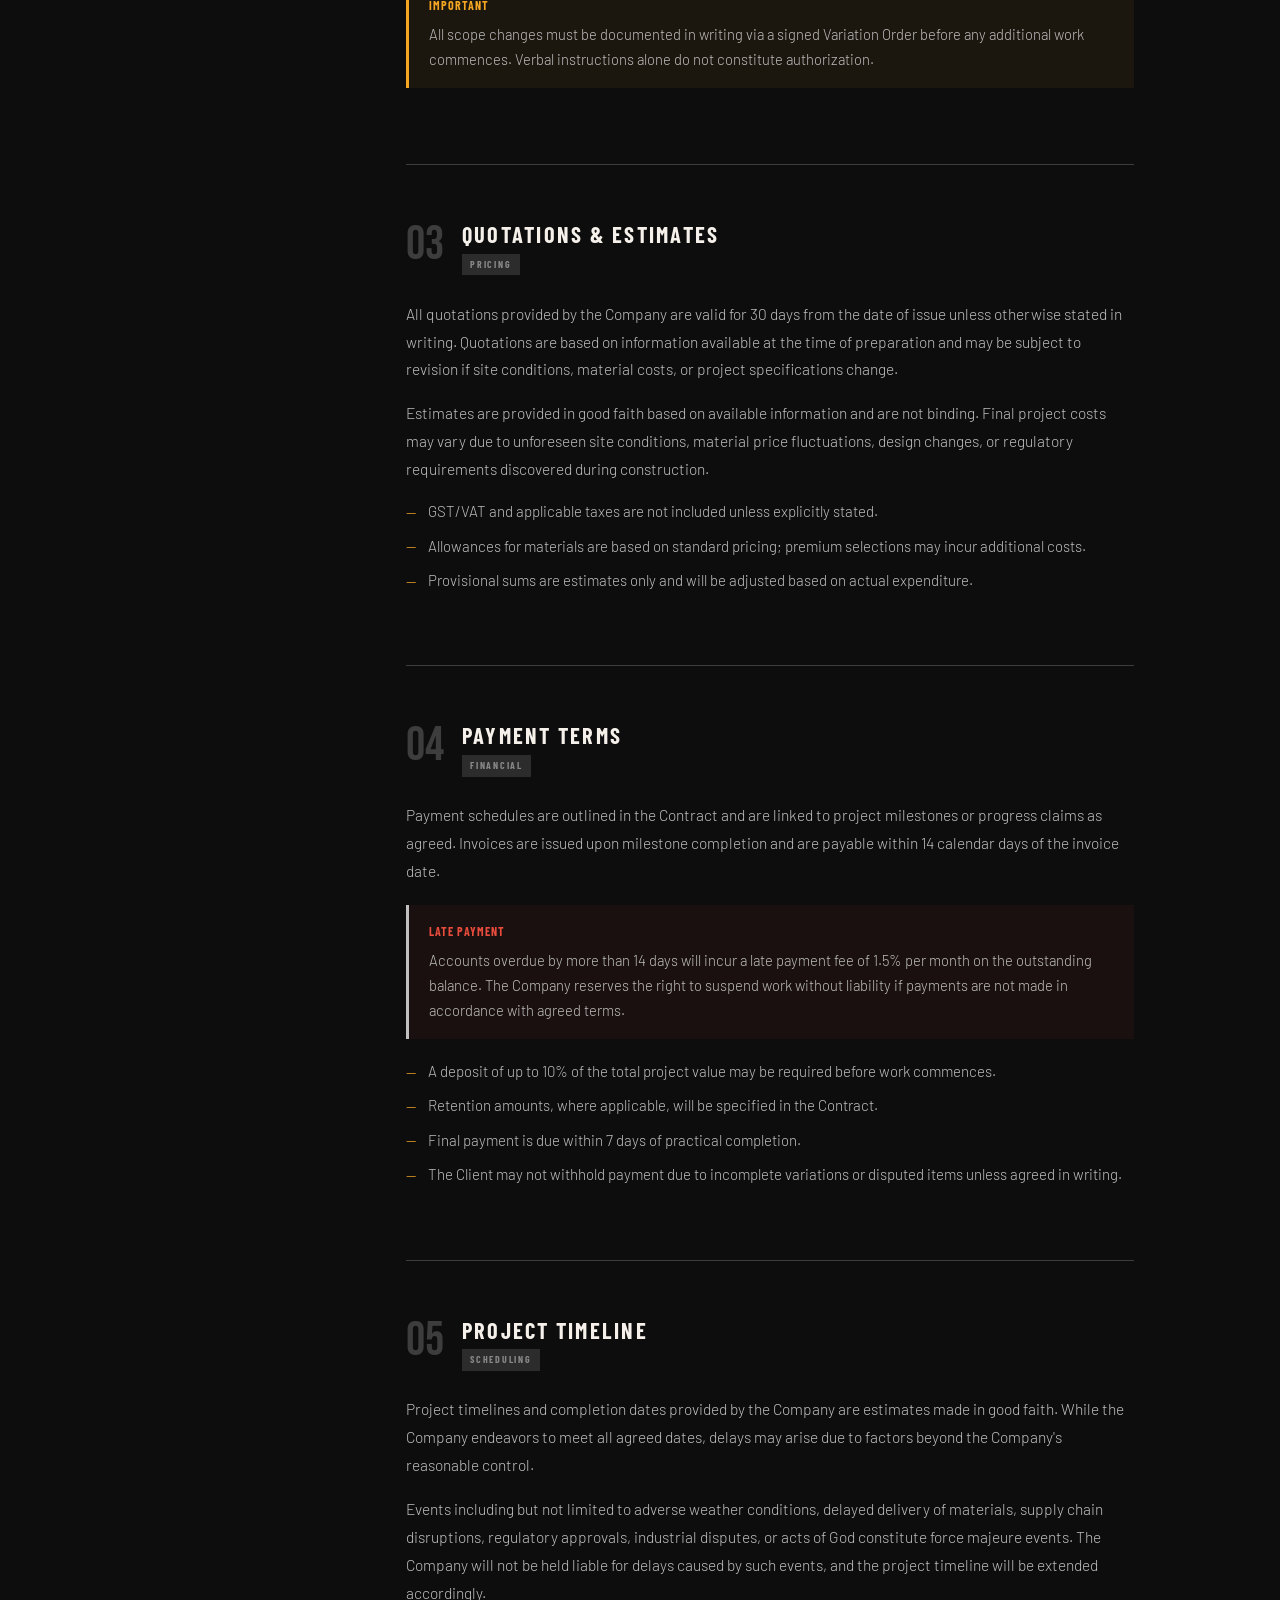
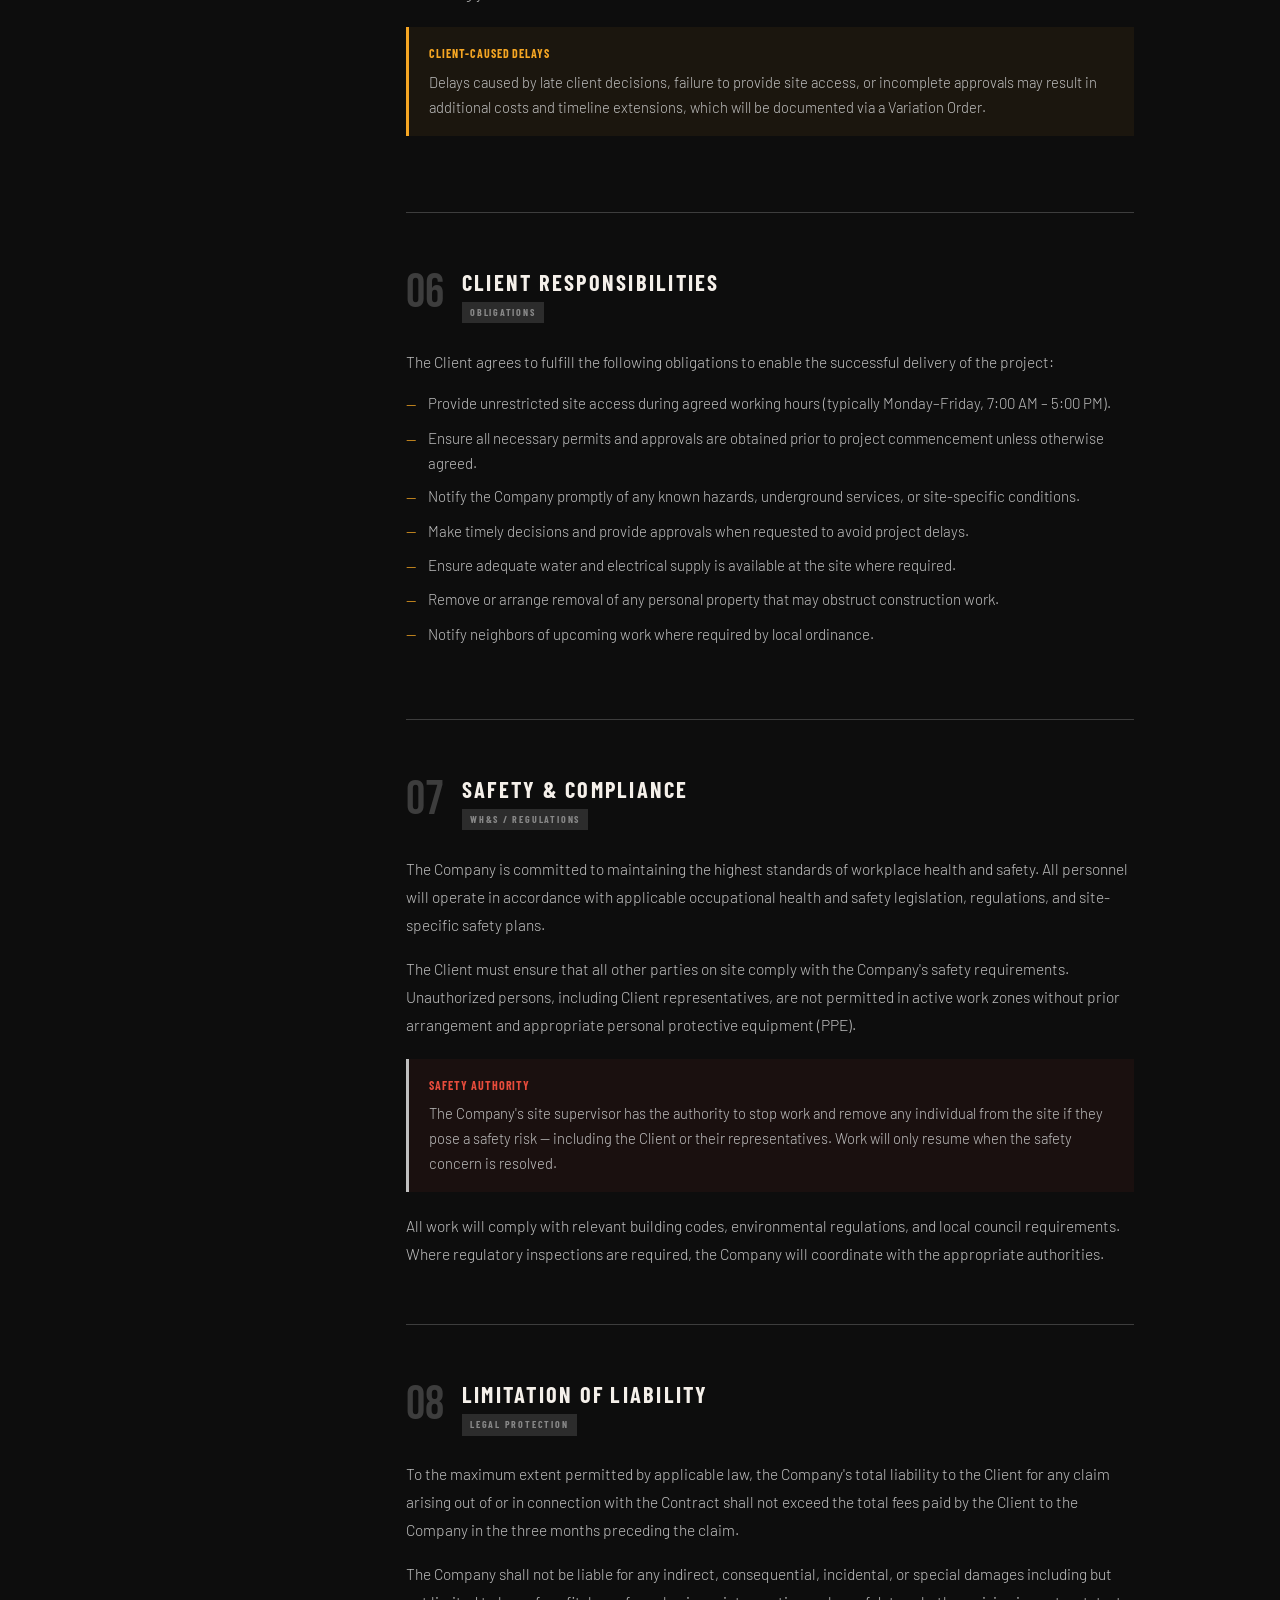
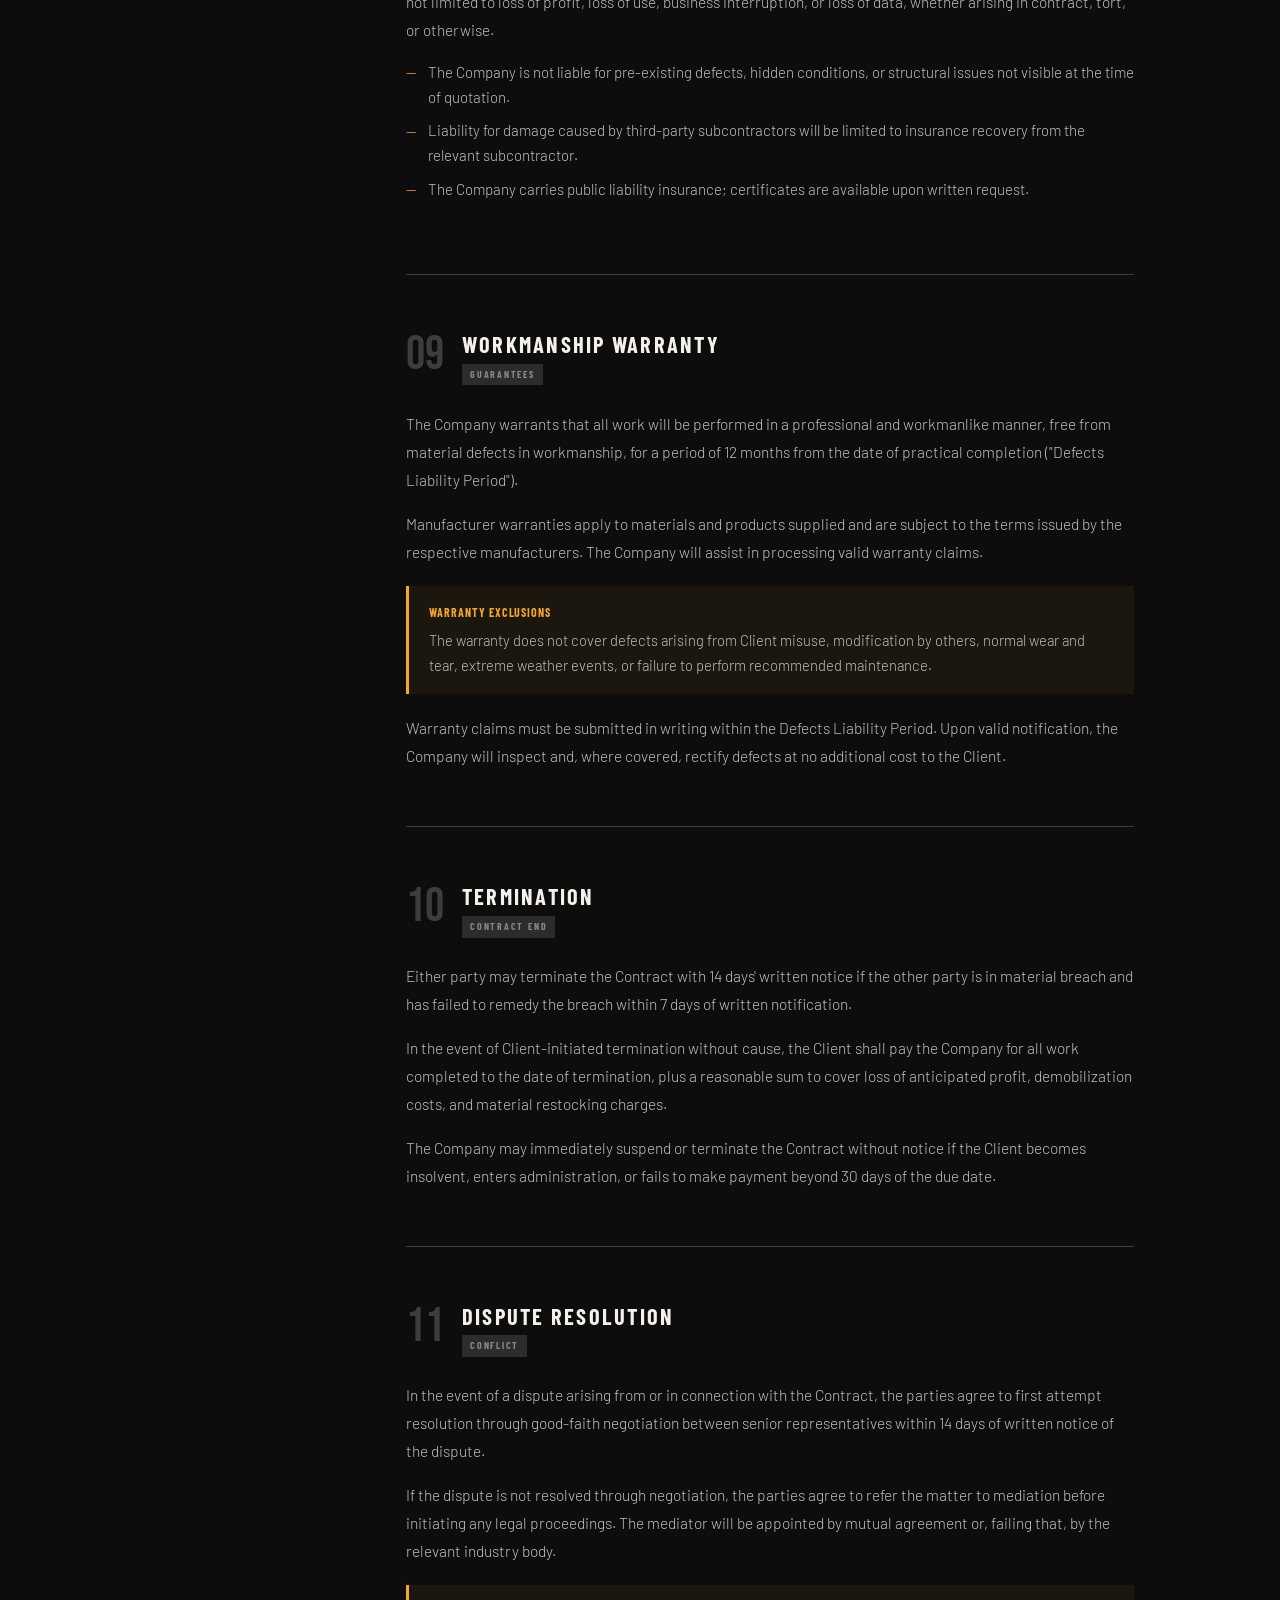
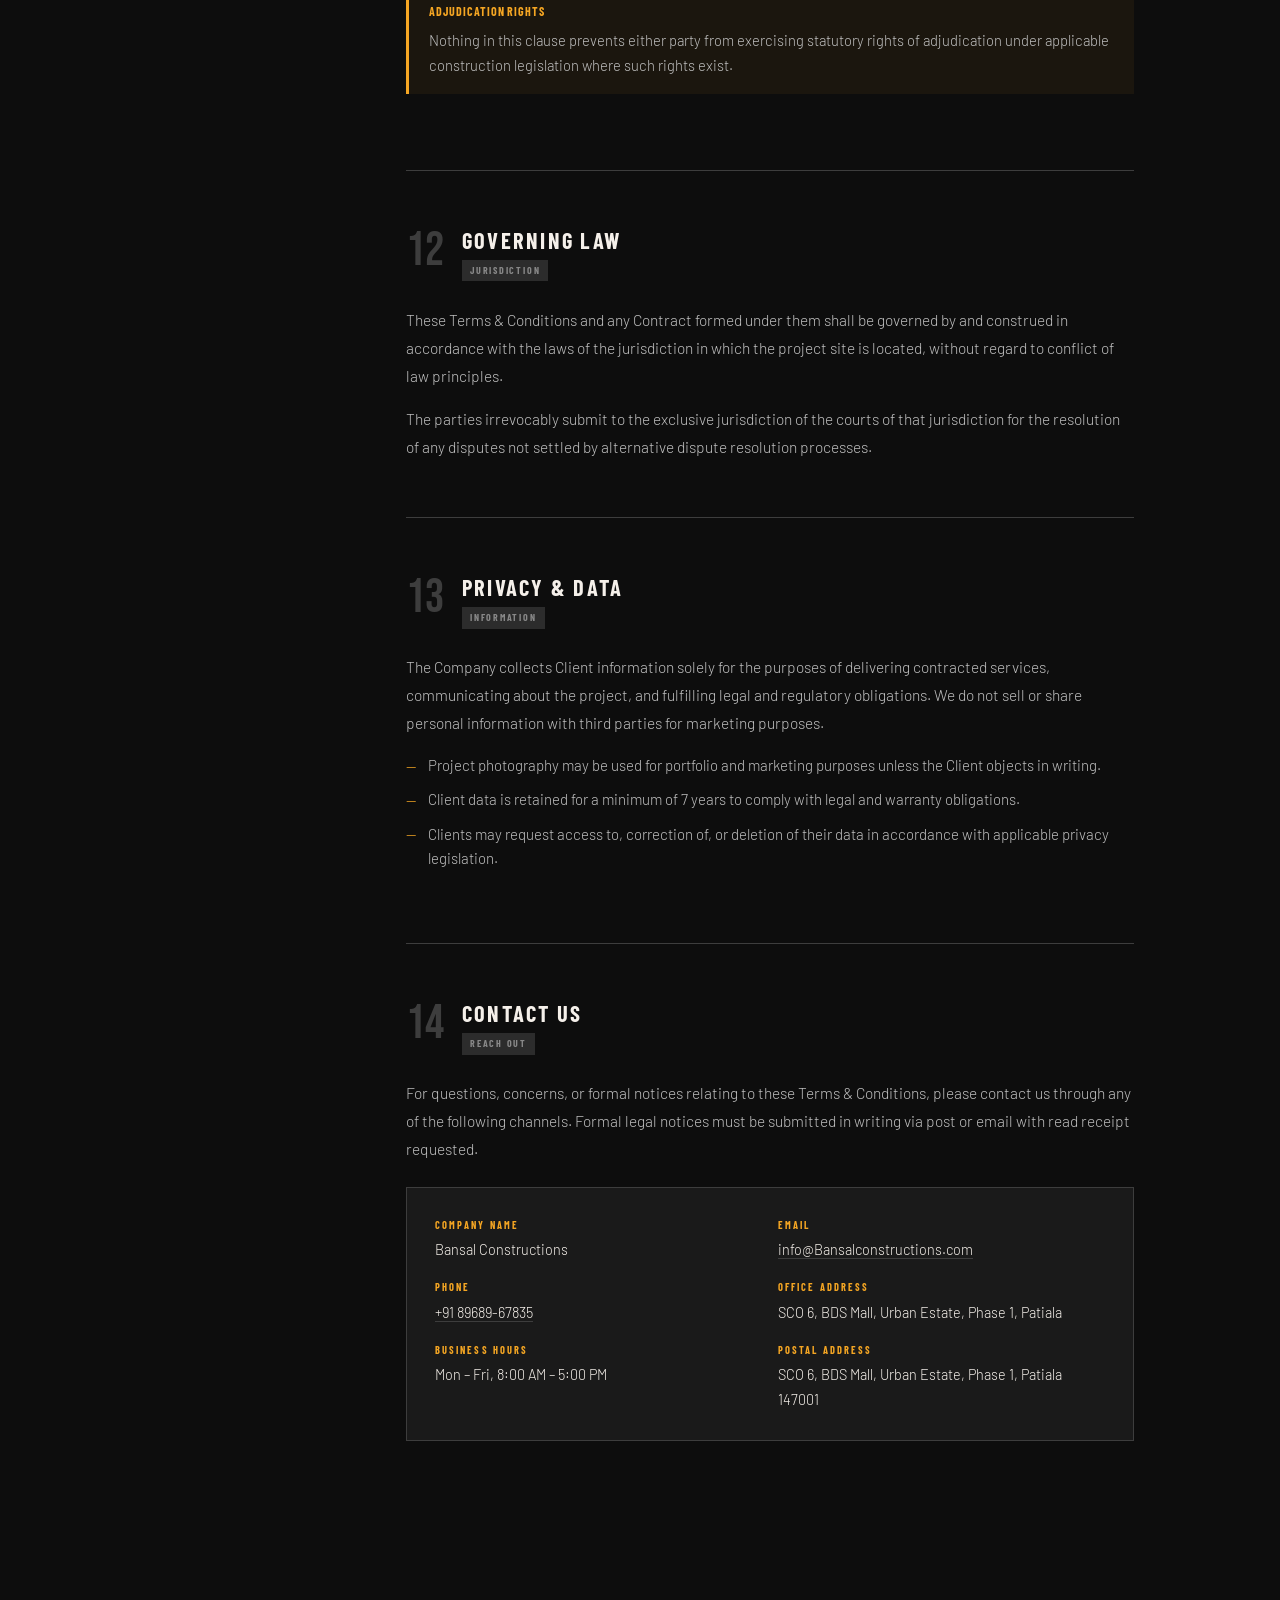
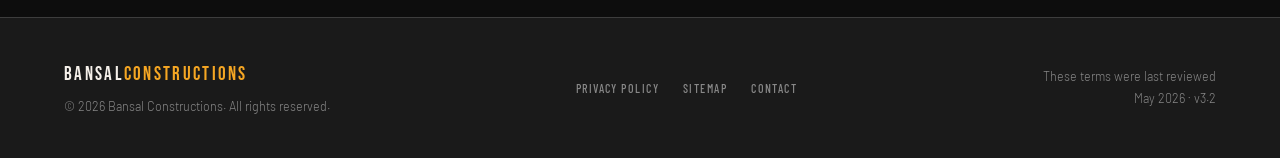
<file: terms.html>
<!doctype html>
<html lang="en">

<head>
    <meta charset="UTF-8" />
    <meta name="viewport" content="width=device-width, initial-scale=1.0" />
    <title>Terms & Conditions — Bansal Constructions</title>
    <link rel="icon" type="image/x-icon" href="logo.ico" />
    <link
        href="https://fonts.googleapis.com/css2?family=Bebas+Neue&family=Barlow:wght@300;400;500;600&family=Barlow+Condensed:wght@500;700&display=swap"
        rel="stylesheet" />
    <script src="preloader.js"></script>
<style>
        /* Target the whole page */
        html {
            --scrollbar-bg: #1e2229;
            /* Dark slate track */
            --scrollbar-thumb: #f2a900;
            /* Structural accent (e.g., Construction Gold/Orange) */
            --scrollbar-hover: #d49400;
            /* Slightly darker shade for hover state */

            /* Firefox Support */
            scrollbar-width: thin;
            scrollbar-color: var(--scrollbar-thumb) var(--scrollbar-bg);
        }

        /* Webkit Browsers (Chrome, Safari, Edge, Opera) */
        ::-webkit-scrollbar {
            width: 10px;
            /* Width of the vertical scrollbar */
            height: 10px;
            /* Height of the horizontal scrollbar */
        }

        /* The track (background) of the scrollbar */
        ::-webkit-scrollbar-track {
            background: var(--scrollbar-bg);
            border-radius: 4px;
        }

        /* The draggable thumb */
        ::-webkit-scrollbar-thumb {
            background: var(--scrollbar-thumb);
            border-radius: 4px;
            border: 2px solid var(--scrollbar-bg);
            /* Creates a nice padding effect */
            transition: background 0.3s ease;
        }

        /* Thumb behavior on hover */
        ::-webkit-scrollbar-thumb:hover {
            background: var(--scrollbar-hover);
        }

        :root {
            --black: #0d0d0d;
            --charcoal: #1a1a1a;
            --steel: #2c2c2c;
            --iron: #3d3d3d;
            --concrete: #888888;
            --silver: #c0c0c0;
            --white: #f5f0ea;
            --amber: #f5a623;
            --amber-dim: #b87b18;
            --gold: #c9a84c;
        }

        *,
        *::before,
        *::after {
            box-sizing: border-box;
            margin: 0;
            padding: 0;
        }

        html {
            scroll-behavior: smooth;
        }

        body {
            background: var(--black);
            color: var(--white);
            font-family: "Barlow", sans-serif;
            font-weight: 300;
            line-height: 1.75;
            font-size: 16px;
            overflow-x: hidden;
        }

        /* ── NOISE TEXTURE OVERLAY ── */
        body::before {
            content: "";
            position: fixed;
            inset: 0;
            background-image: url("data:image/svg+xml,%3Csvg viewBox='0 0 200 200' xmlns='http://www.w3.org/2000/svg'%3E%3Cfilter id='n'%3E%3CfeTurbulence type='fractalNoise' baseFrequency='0.85' numOctaves='4' stitchTiles='stitch'/%3E%3C/filter%3E%3Crect width='100%25' height='100%25' filter='url(%23n)' opacity='0.04'/%3E%3C/svg%3E");
            pointer-events: none;
            z-index: 0;
        }

        /* ── HAZARD STRIPE HEADER ── */
        .hazard-bar {
            background: repeating-linear-gradient(-55deg,
                    var(--amber) 0px,
                    var(--amber) 18px,
                    var(--black) 18px,
                    var(--black) 36px);
            height: 8px;
            width: 100%;
        }

        /* ── NAV ── */
        nav {
            background: var(--charcoal);
            border-bottom: 1px solid var(--iron);
            padding: 0 clamp(1.25rem, 5vw, 4rem);
            display: flex;
            align-items: center;
            justify-content: space-between;
            height: 64px;
            position: sticky;
            top: 0;
            z-index: 100;
        }

        .nav-logo {
            font-family: "Bebas Neue", sans-serif;
            font-size: clamp(1.4rem, 4vw, 1.8rem);
            letter-spacing: 0.12em;
            color: var(--white);
            text-decoration: none;
            display: flex;
            align-items: center;
            gap: 10px;
        }

        .nav-logo span {
            color: var(--amber);
        }

        .nav-badge {
            background: var(--iron);
            border: 1px solid var(--amber);
            color: var(--amber);
            font-family: "Barlow Condensed", sans-serif;
            font-size: 0.65rem;
            font-weight: 700;
            letter-spacing: 0.18em;
            padding: 3px 10px;
            text-transform: uppercase;
        }

        /* ── HERO ── */
        .hero {
            position: relative;
            padding: clamp(3rem, 8vw, 6rem) clamp(1.25rem, 5vw, 4rem) clamp(2rem, 6vw, 4rem);
            border-bottom: 1px solid var(--iron);
            overflow: hidden;
        }

        .hero::after {
            content: "TERMS";
            position: absolute;
            right: -0.02em;
            top: 50%;
            transform: translateY(-50%);
            font-family: "Bebas Neue", sans-serif;
            font-size: clamp(6rem, 20vw, 16rem);
            color: var(--charcoal);
            line-height: 1;
            pointer-events: none;
            user-select: none;
            letter-spacing: -0.02em;
        }

        .hero-eyebrow {
            font-family: "Barlow Condensed", sans-serif;
            font-size: 0.75rem;
            font-weight: 700;
            letter-spacing: 0.25em;
            color: var(--amber);
            text-transform: uppercase;
            margin-bottom: 1rem;
            display: flex;
            align-items: center;
            gap: 10px;
        }

        .hero-eyebrow::before {
            content: "";
            display: inline-block;
            width: 28px;
            height: 2px;
            background: var(--amber);
        }

        .hero h1 {
            font-family: "Bebas Neue", sans-serif;
            font-size: clamp(2.8rem, 10vw, 6.5rem);
            line-height: 0.95;
            letter-spacing: 0.04em;
            color: var(--white);
            position: relative;
            z-index: 1;
            max-width: 14ch;
        }

        .hero h1 em {
            font-style: normal;
            color: var(--amber);
            -webkit-text-stroke: 0;
        }

        .hero-meta {
            margin-top: 1.75rem;
            display: flex;
            flex-wrap: wrap;
            gap: 1.5rem;
            font-family: "Barlow Condensed", sans-serif;
            font-size: 0.8rem;
            letter-spacing: 0.1em;
            color: var(--concrete);
            text-transform: uppercase;
            position: relative;
            z-index: 1;
        }

        .hero-meta span {
            display: flex;
            align-items: center;
            gap: 6px;
        }

        .hero-meta span::before {
            content: "▮";
            color: var(--amber);
            font-size: 0.5rem;
        }

        /* ── LAYOUT ── */
        .page-wrap {
            display: grid;
            grid-template-columns: 1fr;
            gap: 0;
            max-width: 1100px;
            margin: 0 auto;
        }

        @media (min-width: 900px) {
            .page-wrap {
                grid-template-columns: 260px 1fr;
                align-items: start;
            }
        }

        /* ── SIDEBAR / TABLE OF CONTENTS ── */
        .toc {
            padding: 2.5rem clamp(1.25rem, 4vw, 2.5rem);
            border-bottom: 1px solid var(--iron);
            position: relative;
        }

        @media (min-width: 900px) {
            .toc {
                position: sticky;
                top: 64px;
                border-bottom: none;
                border-right: 1px solid var(--iron);
                min-height: calc(100vh - 64px);
                padding: 2.5rem 2rem;
            }
        }

        .toc-title {
            font-family: "Barlow Condensed", sans-serif;
            font-size: 0.7rem;
            font-weight: 700;
            letter-spacing: 0.25em;
            color: var(--amber);
            text-transform: uppercase;
            margin-bottom: 1.25rem;
            padding-bottom: 0.75rem;
            border-bottom: 1px solid var(--iron);
        }

        .toc-list {
            list-style: none;
            display: flex;
            flex-wrap: wrap;
            gap: 0.35rem 0.75rem;
        }

        @media (min-width: 900px) {
            .toc-list {
                flex-direction: column;
                gap: 0;
            }
        }

        .toc-list li a {
            display: block;
            font-family: "Barlow Condensed", sans-serif;
            font-size: 0.82rem;
            font-weight: 500;
            letter-spacing: 0.05em;
            color: var(--concrete);
            text-decoration: none;
            padding: 0.4rem 0;
            border-left: 2px solid transparent;
            padding-left: 0.75rem;
            transition:
                color 0.2s,
                border-color 0.2s;
            white-space: nowrap;
        }

        @media (max-width: 899px) {
            .toc-list li a {
                border-left: none;
                padding-left: 0;
                border-bottom: 1px solid transparent;
                font-size: 0.78rem;
                background: var(--charcoal);
                padding: 4px 10px;
            }
        }

        .toc-list li a:hover {
            color: var(--amber);
            border-color: var(--amber);
        }

        .toc-number {
            color: var(--iron);
            font-size: 0.7em;
            margin-right: 4px;
        }

        /* ── MAIN CONTENT ── */
        .content {
            padding: clamp(2rem, 6vw, 4rem) clamp(1.25rem, 5vw, 3.5rem);
        }

        /* ── SECTION ── */
        .term-section {
            margin-bottom: 3.5rem;
            padding-bottom: 3.5rem;
            border-bottom: 1px solid var(--iron);
            animation: fadeUp 0.5s ease both;
        }

        .term-section:last-child {
            border-bottom: none;
        }

        @keyframes fadeUp {
            from {
                opacity: 0;
                transform: translateY(16px);
            }

            to {
                opacity: 1;
                transform: translateY(0);
            }
        }

        .section-header {
            display: flex;
            align-items: flex-start;
            gap: 1rem;
            margin-bottom: 1.5rem;
        }

        .section-num {
            font-family: "Bebas Neue", sans-serif;
            font-size: 3rem;
            color: var(--iron);
            line-height: 1;
            min-width: 2.5rem;
            user-select: none;
        }

        .section-title-wrap h2 {
            font-family: "Barlow Condensed", sans-serif;
            font-size: clamp(1.1rem, 3.5vw, 1.4rem);
            font-weight: 700;
            letter-spacing: 0.1em;
            color: var(--white);
            text-transform: uppercase;
            line-height: 1.2;
        }

        .section-title-wrap .tag {
            display: inline-block;
            margin-top: 4px;
            background: var(--steel);
            color: var(--concrete);
            font-family: "Barlow Condensed", sans-serif;
            font-size: 0.62rem;
            font-weight: 700;
            letter-spacing: 0.18em;
            text-transform: uppercase;
            padding: 2px 8px;
        }

        .term-section p {
            color: var(--silver);
            font-size: clamp(0.88rem, 2.2vw, 0.97rem);
            margin-bottom: 1rem;
            line-height: 1.8;
        }

        .term-section p:last-child {
            margin-bottom: 0;
        }

        /* ── CALLOUT BOXES ── */
        .callout {
            border-left: 3px solid var(--amber);
            background: rgba(245, 166, 35, 0.06);
            padding: 1rem 1.25rem;
            margin: 1.25rem 0;
            font-size: clamp(0.85rem, 2vw, 0.92rem);
            color: var(--silver);
            line-height: 1.7;
        }

        .callout.danger {
            border-color: var(--rust);
            background: rgba(192, 57, 43, 0.07);
        }

        .callout strong {
            font-family: "Barlow Condensed", sans-serif;
            font-weight: 700;
            letter-spacing: 0.08em;
            text-transform: uppercase;
            font-size: 0.75rem;
            display: block;
            margin-bottom: 0.4rem;
            color: var(--amber);
        }

        .callout.danger strong {
            color: #e74c3c;
        }

        /* ── LIST ── */
        .term-list {
            list-style: none;
            margin: 1rem 0;
            display: flex;
            flex-direction: column;
            gap: 0.55rem;
        }

        .term-list li {
            display: flex;
            gap: 0.75rem;
            color: var(--silver);
            font-size: clamp(0.86rem, 2vw, 0.94rem);
            line-height: 1.65;
        }

        .term-list li::before {
            content: "—";
            color: var(--amber);
            flex-shrink: 0;
            margin-top: 0.05em;
        }

        /* ── CONTACT CARD ── */
        .contact-card {
            background: var(--charcoal);
            border: 1px solid var(--iron);
            padding: 1.75rem;
            margin-top: 1.5rem;
            display: grid;
            grid-template-columns: 1fr;
            gap: 1rem;
        }

        @media (min-width: 600px) {
            .contact-card {
                grid-template-columns: 1fr 1fr;
            }
        }

        .contact-item {
            display: flex;
            flex-direction: column;
            gap: 3px;
        }

        .contact-label {
            font-family: "Barlow Condensed", sans-serif;
            font-size: 0.65rem;
            font-weight: 700;
            letter-spacing: 0.2em;
            text-transform: uppercase;
            color: var(--amber);
        }

        .contact-value {
            font-size: 0.9rem;
            color: var(--white);
        }

        .contact-value a {
            color: var(--white);
            text-decoration: underline;
            text-underline-offset: 3px;
            text-decoration-color: var(--iron);
            transition: text-decoration-color 0.2s;
        }

        .contact-value a:hover {
            text-decoration-color: var(--amber);
        }

        /* ── ACCEPTANCE BANNER ── */
        .acceptance {
            background: var(--charcoal);
            border: 1px solid var(--amber);
            padding: 1.5rem clamp(1.25rem, 4vw, 2rem);
            margin: 0 clamp(1.25rem, 5vw, 3.5rem) 3rem;
            display: flex;
            align-items: flex-start;
            gap: 1rem;
            flex-wrap: wrap;
        }

        .acceptance-icon {
            font-size: 1.5rem;
            flex-shrink: 0;
            line-height: 1;
            margin-top: 2px;
        }

        .acceptance-text {
            flex: 1;
            min-width: 200px;
        }

        .acceptance-text strong {
            font-family: "Barlow Condensed", sans-serif;
            font-size: 0.75rem;
            font-weight: 700;
            letter-spacing: 0.2em;
            text-transform: uppercase;
            color: var(--amber);
            display: block;
            margin-bottom: 0.35rem;
        }

        .acceptance-text p {
            font-size: 0.87rem;
            color: var(--silver);
            line-height: 1.6;
            margin: 0;
        }

        /* ── FOOTER ── */
        footer {
            background: var(--charcoal);
            border-top: 1px solid var(--iron);
            padding: clamp(1.5rem, 4vw, 2.5rem) clamp(1.25rem, 5vw, 4rem);
            display: flex;
            flex-wrap: wrap;
            align-items: center;
            justify-content: space-between;
            gap: 1rem;
        }

        .footer-brand {
            font-family: "Bebas Neue", sans-serif;
            font-size: 1.2rem;
            letter-spacing: 0.12em;
            color: var(--white);
        }

        .footer-brand span {
            color: var(--amber);
        }

        .footer-copy {
            font-size: 0.78rem;
            color: var(--concrete);
            text-align: right;
        }

        .footer-links {
            display: flex;
            gap: 1.5rem;
            flex-wrap: wrap;
        }

        .footer-links a {
            font-family: "Barlow Condensed", sans-serif;
            font-size: 0.75rem;
            font-weight: 500;
            letter-spacing: 0.12em;
            text-transform: uppercase;
            color: var(--concrete);
            text-decoration: none;
            transition: color 0.2s;
        }

        .footer-links a:hover {
            color: var(--amber);
        }

        /* ── SCROLL-TO-TOP ── */
        .scroll-top {
            position: fixed;
            bottom: 1.5rem;
            right: 1.5rem;
            background: var(--amber);
            color: var(--black);
            border: none;
            width: 44px;
            height: 44px;
            cursor: pointer;
            font-size: 1.1rem;
            display: flex;
            align-items: center;
            justify-content: center;
            z-index: 200;
            opacity: 0;
            transform: translateY(10px);
            transition:
                opacity 0.3s,
                transform 0.3s;
            pointer-events: none;
        }

        .scroll-top.visible {
            opacity: 1;
            transform: translateY(0);
            pointer-events: auto;
        }

        .scroll-top:hover {
            background: var(--amber-dim);
        }
    </style>
</head>

<body>
    <div class="hazard-bar"></div>

    <nav>
        <a href="index.html" class="nav-logo">Bansal<span>Constructions</span></a>
        <div class="nav-badge">Legal Document</div>
    </nav>

    <!-- HERO -->
    <header class="hero">
        <div class="hero-eyebrow">Bansal Constructions</div>
        <h1>Terms &amp; <em>Conditions</em></h1>
        <div class="hero-meta">
            <span>Effective: January 1, 2026</span>
            <span>Last Updated: May 2026</span>
            <span>Version 3.2</span>
        </div>
    </header>

    <!-- ACCEPTANCE NOTICE -->
    <div class="acceptance">
        <div class="acceptance-icon">⚠</div>
        <div class="acceptance-text">
            <strong>Important Notice</strong>
            <p>
                By engaging our services, visiting our website, or signing any
                contract with Bansal Constructions, you confirm that you have read,
                understood, and agree to be bound by these Terms &amp; Conditions in
                their entirety.
            </p>
        </div>
    </div>

    <!-- BODY -->
    <div class="page-wrap">
        <!-- SIDEBAR TOC -->
        <aside class="toc">
            <div class="toc-title">Contents</div>
            <ul class="toc-list">
                <li>
                    <a href="#s1"><span class="toc-number">01</span> Definitions</a>
                </li>
                <li>
                    <a href="#s2"><span class="toc-number">02</span> Scope of Services</a>
                </li>
                <li>
                    <a href="#s3"><span class="toc-number">03</span> Quotations &amp; Estimates</a>
                </li>
                <li>
                    <a href="#s4"><span class="toc-number">04</span> Payment Terms</a>
                </li>
                <li>
                    <a href="#s5"><span class="toc-number">05</span> Project Timeline</a>
                </li>
                <li>
                    <a href="#s6"><span class="toc-number">06</span> Client Responsibilities</a>
                </li>
                <li>
                    <a href="#s7"><span class="toc-number">07</span> Safety &amp; Compliance</a>
                </li>
                <li>
                    <a href="#s8"><span class="toc-number">08</span> Liability</a>
                </li>
                <li>
                    <a href="#s9"><span class="toc-number">09</span> Warranty</a>
                </li>
                <li>
                    <a href="#s10"><span class="toc-number">10</span> Termination</a>
                </li>
                <li>
                    <a href="#s11"><span class="toc-number">11</span> Disputes</a>
                </li>
                <li>
                    <a href="#s12"><span class="toc-number">12</span> Governing Law</a>
                </li>
                <li>
                    <a href="#s13"><span class="toc-number">13</span> Privacy</a>
                </li>
                <li>
                    <a href="#s14"><span class="toc-number">14</span> Contact</a>
                </li>
            </ul>
        </aside>

        <!-- MAIN -->
        <main class="content">
            <!-- 01 -->
            <section class="term-section" id="s1">
                <div class="section-header">
                    <div class="section-num">01</div>
                    <div class="section-title-wrap">
                        <h2>Definitions</h2>
                        <span class="tag">Terminology</span>
                    </div>
                </div>
                <p>
                    Throughout these Terms &amp; Conditions, the following definitions
                    shall apply:
                </p>
                <ul class="term-list">
                    <li>
                        <strong>"Company"</strong> refers to Bansal Constructions, its
                        employees, subcontractors, agents, and authorized representatives.
                    </li>
                    <li>
                        <strong>"Client"</strong> refers to any individual, business, or
                        entity that engages the Company for construction or related
                        services.
                    </li>
                    <li>
                        <strong>"Project"</strong> means the specific construction,
                        renovation, or service work agreed upon in writing.
                    </li>
                    <li>
                        <strong>"Contract"</strong> means the written agreement, proposal,
                        or work order executed between the Company and the Client.
                    </li>
                    <li>
                        <strong>"Site"</strong> refers to the physical property where work
                        is to be performed.
                    </li>
                    <li>
                        <strong>"Variation"</strong> means any change to the agreed scope
                        of work requested by either party after project commencement.
                    </li>
                </ul>
            </section>

            <!-- 02 -->
            <section class="term-section" id="s2">
                <div class="section-header">
                    <div class="section-num">02</div>
                    <div class="section-title-wrap">
                        <h2>Scope of Services</h2>
                        <span class="tag">Service Agreement</span>
                    </div>
                </div>
                <p>
                    The Company agrees to provide construction, renovation, and related
                    services as explicitly outlined in the signed Contract. All work
                    will be performed in accordance with accepted industry standards and
                    applicable local building codes.
                </p>
                <p>
                    Any work not explicitly listed in the Contract is considered outside
                    the project scope and will be subject to a separate quotation and
                    written approval. The Company reserves the right to decline
                    additional work requests that materially alter the project timeline
                    or resource allocation.
                </p>
                <div class="callout">
                    <strong>Important</strong>
                    All scope changes must be documented in writing via a signed
                    Variation Order before any additional work commences. Verbal
                    instructions alone do not constitute authorization.
                </div>
            </section>

            <!-- 03 -->
            <section class="term-section" id="s3">
                <div class="section-header">
                    <div class="section-num">03</div>
                    <div class="section-title-wrap">
                        <h2>Quotations &amp; Estimates</h2>
                        <span class="tag">Pricing</span>
                    </div>
                </div>
                <p>
                    All quotations provided by the Company are valid for 30 days from
                    the date of issue unless otherwise stated in writing. Quotations are
                    based on information available at the time of preparation and may be
                    subject to revision if site conditions, material costs, or project
                    specifications change.
                </p>
                <p>
                    Estimates are provided in good faith based on available information
                    and are not binding. Final project costs may vary due to unforeseen
                    site conditions, material price fluctuations, design changes, or
                    regulatory requirements discovered during construction.
                </p>
                <ul class="term-list">
                    <li>
                        GST/VAT and applicable taxes are not included unless explicitly
                        stated.
                    </li>
                    <li>
                        Allowances for materials are based on standard pricing; premium
                        selections may incur additional costs.
                    </li>
                    <li>
                        Provisional sums are estimates only and will be adjusted based on
                        actual expenditure.
                    </li>
                </ul>
            </section>

            <!-- 04 -->
            <section class="term-section" id="s4">
                <div class="section-header">
                    <div class="section-num">04</div>
                    <div class="section-title-wrap">
                        <h2>Payment Terms</h2>
                        <span class="tag">Financial</span>
                    </div>
                </div>
                <p>
                    Payment schedules are outlined in the Contract and are linked to
                    project milestones or progress claims as agreed. Invoices are issued
                    upon milestone completion and are payable within 14 calendar days of
                    the invoice date.
                </p>
                <div class="callout danger">
                    <strong>Late Payment</strong>
                    Accounts overdue by more than 14 days will incur a late payment fee
                    of 1.5% per month on the outstanding balance. The Company reserves
                    the right to suspend work without liability if payments are not made
                    in accordance with agreed terms.
                </div>
                <ul class="term-list">
                    <li>
                        A deposit of up to 10% of the total project value may be required
                        before work commences.
                    </li>
                    <li>
                        Retention amounts, where applicable, will be specified in the
                        Contract.
                    </li>
                    <li>Final payment is due within 7 days of practical completion.</li>
                    <li>
                        The Client may not withhold payment due to incomplete variations
                        or disputed items unless agreed in writing.
                    </li>
                </ul>
            </section>

            <!-- 05 -->
            <section class="term-section" id="s5">
                <div class="section-header">
                    <div class="section-num">05</div>
                    <div class="section-title-wrap">
                        <h2>Project Timeline</h2>
                        <span class="tag">Scheduling</span>
                    </div>
                </div>
                <p>
                    Project timelines and completion dates provided by the Company are
                    estimates made in good faith. While the Company endeavors to meet
                    all agreed dates, delays may arise due to factors beyond the
                    Company's reasonable control.
                </p>
                <p>
                    Events including but not limited to adverse weather conditions,
                    delayed delivery of materials, supply chain disruptions, regulatory
                    approvals, industrial disputes, or acts of God constitute force
                    majeure events. The Company will not be held liable for delays
                    caused by such events, and the project timeline will be extended
                    accordingly.
                </p>
                <div class="callout">
                    <strong>Client-Caused Delays</strong>
                    Delays caused by late client decisions, failure to provide site
                    access, or incomplete approvals may result in additional costs and
                    timeline extensions, which will be documented via a Variation Order.
                </div>
            </section>

            <!-- 06 -->
            <section class="term-section" id="s6">
                <div class="section-header">
                    <div class="section-num">06</div>
                    <div class="section-title-wrap">
                        <h2>Client Responsibilities</h2>
                        <span class="tag">Obligations</span>
                    </div>
                </div>
                <p>
                    The Client agrees to fulfill the following obligations to enable the
                    successful delivery of the project:
                </p>
                <ul class="term-list">
                    <li>
                        Provide unrestricted site access during agreed working hours
                        (typically Monday–Friday, 7:00 AM – 5:00 PM).
                    </li>
                    <li>
                        Ensure all necessary permits and approvals are obtained prior to
                        project commencement unless otherwise agreed.
                    </li>
                    <li>
                        Notify the Company promptly of any known hazards, underground
                        services, or site-specific conditions.
                    </li>
                    <li>
                        Make timely decisions and provide approvals when requested to
                        avoid project delays.
                    </li>
                    <li>
                        Ensure adequate water and electrical supply is available at the
                        site where required.
                    </li>
                    <li>
                        Remove or arrange removal of any personal property that may
                        obstruct construction work.
                    </li>
                    <li>
                        Notify neighbors of upcoming work where required by local
                        ordinance.
                    </li>
                </ul>
            </section>

            <!-- 07 -->
            <section class="term-section" id="s7">
                <div class="section-header">
                    <div class="section-num">07</div>
                    <div class="section-title-wrap">
                        <h2>Safety &amp; Compliance</h2>
                        <span class="tag">WH&amp;S / Regulations</span>
                    </div>
                </div>
                <p>
                    The Company is committed to maintaining the highest standards of
                    workplace health and safety. All personnel will operate in
                    accordance with applicable occupational health and safety
                    legislation, regulations, and site-specific safety plans.
                </p>
                <p>
                    The Client must ensure that all other parties on site comply with
                    the Company's safety requirements. Unauthorized persons, including
                    Client representatives, are not permitted in active work zones
                    without prior arrangement and appropriate personal protective
                    equipment (PPE).
                </p>
                <div class="callout danger">
                    <strong>Safety Authority</strong>
                    The Company's site supervisor has the authority to stop work and
                    remove any individual from the site if they pose a safety risk —
                    including the Client or their representatives. Work will only resume
                    when the safety concern is resolved.
                </div>
                <p>
                    All work will comply with relevant building codes, environmental
                    regulations, and local council requirements. Where regulatory
                    inspections are required, the Company will coordinate with the
                    appropriate authorities.
                </p>
            </section>

            <!-- 08 -->
            <section class="term-section" id="s8">
                <div class="section-header">
                    <div class="section-num">08</div>
                    <div class="section-title-wrap">
                        <h2>Limitation of Liability</h2>
                        <span class="tag">Legal Protection</span>
                    </div>
                </div>
                <p>
                    To the maximum extent permitted by applicable law, the Company's
                    total liability to the Client for any claim arising out of or in
                    connection with the Contract shall not exceed the total fees paid by
                    the Client to the Company in the three months preceding the claim.
                </p>
                <p>
                    The Company shall not be liable for any indirect, consequential,
                    incidental, or special damages including but not limited to loss of
                    profit, loss of use, business interruption, or loss of data, whether
                    arising in contract, tort, or otherwise.
                </p>
                <ul class="term-list">
                    <li>
                        The Company is not liable for pre-existing defects, hidden
                        conditions, or structural issues not visible at the time of
                        quotation.
                    </li>
                    <li>
                        Liability for damage caused by third-party subcontractors will be
                        limited to insurance recovery from the relevant subcontractor.
                    </li>
                    <li>
                        The Company carries public liability insurance; certificates are
                        available upon written request.
                    </li>
                </ul>
            </section>

            <!-- 09 -->
            <section class="term-section" id="s9">
                <div class="section-header">
                    <div class="section-num">09</div>
                    <div class="section-title-wrap">
                        <h2>Workmanship Warranty</h2>
                        <span class="tag">Guarantees</span>
                    </div>
                </div>
                <p>
                    The Company warrants that all work will be performed in a
                    professional and workmanlike manner, free from material defects in
                    workmanship, for a period of 12 months from the date of practical
                    completion ("Defects Liability Period").
                </p>
                <p>
                    Manufacturer warranties apply to materials and products supplied and
                    are subject to the terms issued by the respective manufacturers. The
                    Company will assist in processing valid warranty claims.
                </p>
                <div class="callout">
                    <strong>Warranty Exclusions</strong>
                    The warranty does not cover defects arising from Client misuse,
                    modification by others, normal wear and tear, extreme weather
                    events, or failure to perform recommended maintenance.
                </div>
                <p>
                    Warranty claims must be submitted in writing within the Defects
                    Liability Period. Upon valid notification, the Company will inspect
                    and, where covered, rectify defects at no additional cost to the
                    Client.
                </p>
            </section>

            <!-- 10 -->
            <section class="term-section" id="s10">
                <div class="section-header">
                    <div class="section-num">10</div>
                    <div class="section-title-wrap">
                        <h2>Termination</h2>
                        <span class="tag">Contract End</span>
                    </div>
                </div>
                <p>
                    Either party may terminate the Contract with 14 days' written notice
                    if the other party is in material breach and has failed to remedy
                    the breach within 7 days of written notification.
                </p>
                <p>
                    In the event of Client-initiated termination without cause, the
                    Client shall pay the Company for all work completed to the date of
                    termination, plus a reasonable sum to cover loss of anticipated
                    profit, demobilization costs, and material restocking charges.
                </p>
                <p>
                    The Company may immediately suspend or terminate the Contract
                    without notice if the Client becomes insolvent, enters
                    administration, or fails to make payment beyond 30 days of the due
                    date.
                </p>
            </section>

            <!-- 11 -->
            <section class="term-section" id="s11">
                <div class="section-header">
                    <div class="section-num">11</div>
                    <div class="section-title-wrap">
                        <h2>Dispute Resolution</h2>
                        <span class="tag">Conflict</span>
                    </div>
                </div>
                <p>
                    In the event of a dispute arising from or in connection with the
                    Contract, the parties agree to first attempt resolution through
                    good-faith negotiation between senior representatives within 14 days
                    of written notice of the dispute.
                </p>
                <p>
                    If the dispute is not resolved through negotiation, the parties
                    agree to refer the matter to mediation before initiating any legal
                    proceedings. The mediator will be appointed by mutual agreement or,
                    failing that, by the relevant industry body.
                </p>
                <div class="callout">
                    <strong>Adjudication Rights</strong>
                    Nothing in this clause prevents either party from exercising
                    statutory rights of adjudication under applicable construction
                    legislation where such rights exist.
                </div>
            </section>

            <!-- 12 -->
            <section class="term-section" id="s12">
                <div class="section-header">
                    <div class="section-num">12</div>
                    <div class="section-title-wrap">
                        <h2>Governing Law</h2>
                        <span class="tag">Jurisdiction</span>
                    </div>
                </div>
                <p>
                    These Terms &amp; Conditions and any Contract formed under them
                    shall be governed by and construed in accordance with the laws of
                    the jurisdiction in which the project site is located, without
                    regard to conflict of law principles.
                </p>
                <p>
                    The parties irrevocably submit to the exclusive jurisdiction of the
                    courts of that jurisdiction for the resolution of any disputes not
                    settled by alternative dispute resolution processes.
                </p>
            </section>

            <!-- 13 -->
            <section class="term-section" id="s13">
                <div class="section-header">
                    <div class="section-num">13</div>
                    <div class="section-title-wrap">
                        <h2>Privacy &amp; Data</h2>
                        <span class="tag">Information</span>
                    </div>
                </div>
                <p>
                    The Company collects Client information solely for the purposes of
                    delivering contracted services, communicating about the project, and
                    fulfilling legal and regulatory obligations. We do not sell or share
                    personal information with third parties for marketing purposes.
                </p>
                <ul class="term-list">
                    <li>
                        Project photography may be used for portfolio and marketing
                        purposes unless the Client objects in writing.
                    </li>
                    <li>
                        Client data is retained for a minimum of 7 years to comply with
                        legal and warranty obligations.
                    </li>
                    <li>
                        Clients may request access to, correction of, or deletion of their
                        data in accordance with applicable privacy legislation.
                    </li>
                </ul>
            </section>

            <!-- 14 -->
            <section class="term-section" id="s14">
                <div class="section-header">
                    <div class="section-num">14</div>
                    <div class="section-title-wrap">
                        <h2>Contact Us</h2>
                        <span class="tag">Reach Out</span>
                    </div>
                </div>
                <p>
                    For questions, concerns, or formal notices relating to these Terms
                    &amp; Conditions, please contact us through any of the following
                    channels. Formal legal notices must be submitted in writing via post
                    or email with read receipt requested.
                </p>
                <div class="contact-card">
                    <div class="contact-item">
                        <span class="contact-label">Company Name</span>
                        <span class="contact-value">Bansal Constructions</span>
                    </div>
                    <div class="contact-item">
                        <span class="contact-label">Email</span>
                        <span class="contact-value"><a
                                href="mailto:Bansalconstructions.official@gmail.com">info@Bansalconstructions.com</a></span>
                    </div>
                    <div class="contact-item">
                        <span class="contact-label">Phone</span>
                        <span class="contact-value"><a href="tel:+918968967835">+91 89689-67835</a></span>
                    </div>
                    <div class="contact-item">
                        <span class="contact-label">Office Address</span>
                        <span class="contact-value">SCO 6, BDS Mall, Urban Estate, Phase 1, Patiala</span>
                    </div>
                    <div class="contact-item">
                        <span class="contact-label">Business Hours</span>
                        <span class="contact-value">Mon – Fri, 8:00 AM – 5:00 PM</span>
                    </div>
                    <div class="contact-item">
                        <span class="contact-label">Postal Address</span>
                        <span class="contact-value">SCO 6, BDS Mall, Urban Estate, Phase 1, Patiala 147001</span>
                    </div>
                </div>
            </section>
        </main>
    </div>

    <!-- FOOTER -->
    <footer>
        <div>
            <div class="footer-brand">Bansal<span>Constructions</span></div>
            <div class="footer-copy" style="text-align: left; margin-top: 4px">
                © 2026 Bansal Constructions. All rights reserved.
            </div>
        </div>
        <div class="footer-links">
            <a href="privacy.html">Privacy Policy</a>
            <!-- <a href="terms.html">Terms</a> -->
            <a href="sitemap.html">Sitemap</a>
            <a href="contact.html">Contact</a>
        </div>
        <div class="footer-copy">
            These terms were last reviewed<br />May 2026 · v3.2
        </div>
    </footer>

    <button class="scroll-top" id="scrollTop" aria-label="Back to top">
        ↑
    </button>

    <script>
        // Scroll-to-top button
        const btn = document.getElementById("scrollTop");
        window.addEventListener("scroll", () => {
            btn.classList.toggle("visible", window.scrollY > 400);
        });
        btn.addEventListener("click", () =>
            window.scrollTo({ top: 0, behavior: "smooth" }),
        );

        // Stagger section animations on scroll
        const sections = document.querySelectorAll(".term-section");
        const observer = new IntersectionObserver(
            (entries) => {
                entries.forEach((entry, i) => {
                    if (entry.isIntersecting) {
                        entry.target.style.animationDelay = `${i * 0.04}s`;
                        entry.target.style.animationPlayState = "running";
                        observer.unobserve(entry.target);
                    }
                });
            },
            { threshold: 0.1 },
        );

        sections.forEach((s) => {
            s.style.animationPlayState = "paused";
            observer.observe(s);
        });
    </script>
    <script>
        const TitleManager = {
            // Internal State
            baseTitle: document.title,
            currentInterval: null,
            unreadCount: 0,

            // Core Helper: Safely clears any active animation
            clearActiveAnimation() {
                clearInterval(this.currentInterval);
                this.currentInterval = null;
                this.updateDisplay();
            },

            // Core Helper: Refreshes the title with the unread count prefix if applicable
            updateDisplay(text = this.baseTitle) {
                const prefix = this.unreadCount > 0 ? `(${this.unreadCount}) ` : "";
                document.title = prefix + text;
            },

            // 1. DYNAMIC UNREAD COUNTER
            setUnreadCount(count) {
                this.unreadCount = count;
                this.updateDisplay();
            },

            clearUnreadCount() {
                this.unreadCount = 0;
                this.updateDisplay();
            },

            // 2. THE MARQUEE SCROLLER
            startMarquee(speed = 150) {
                this.clearActiveAnimation();
                let text = this.baseTitle + "   |   "; // Added spacing for smooth looping

                this.currentInterval = setInterval(() => {
                    text = text.substring(1) + text.substring(0, 1);
                    this.updateDisplay(text);
                }, speed);
            },

            // 3. THE LIVE TYPING EFFECT
            type(newMessage, speed = 100, holdTime = 3000) {
                this.clearActiveAnimation();
                let index = 0;
                let direction = 1; // 1 = typing forward, -1 = deleting
                let currentText = "";

                this.currentInterval = setInterval(() => {
                    if (direction === 1) {
                        currentText = newMessage.substring(0, index + 1);
                        this.updateDisplay(currentText);
                        index++;

                        // Finished typing
                        if (index === newMessage.length) {
                            direction = 0; // Pause state
                            setTimeout(() => {
                                direction = -1;
                            }, holdTime); // Hold before deleting
                        }
                    } else if (direction === -1) {
                        currentText = newMessage.substring(0, index - 1);
                        this.updateDisplay(currentText);
                        index--;

                        // Finished deleting, loop back to main marquee
                        if (index === 0) {
                            this.startMarquee();
                        }
                    }
                }, speed);
            },

            // 4. SMART ATTENTION GRABBER (Visibility API)
            initVisibilityCheck() {
                document.addEventListener("visibilitychange", () => {
                    if (document.hidden) {
                        // User left: Flash an emergency notice
                        this.clearActiveAnimation();
                        let toggle = false;
                        this.currentInterval = setInterval(() => {
                            document.title = toggle ? "📢 WE MISS YOU!" : "👀 Come Look!";
                            toggle = !toggle;
                        }, 800);
                    } else {
                        // User returned: Go back to normal marquee
                        this.startMarquee();
                    }
                });
            },
        };

        // --- RUN UPON PAGE LOAD ---
        TitleManager.startMarquee(); // Start rolling the text
        TitleManager.initVisibilityCheck(); // Listen for tab switches
    </script>
</body>

</html>
</file>
<file: style.css>
*,
*::before,
*::after {
    box-sizing: border-box;
    margin: 0;
    padding: 0;
}

:root {
    --gold: #C9A84C;
    --gold-light: #E8CC82;
    --gold-dark: #9A7A2E;
    --dark: #0E0E0E;
    --dark-2: #141414;
    --dark-3: #1C1C1C;
    --dark-4: #242424;
    --stone: #2C2C2C;
    --text: #E8E4DC;
    --text-muted: #8A8680;
    --white: #F5F2ED;
}

/* Target the whole page */
html {
    --scrollbar-bg: #1e2229;
    /* Dark slate track */
    --scrollbar-thumb: #f2a900;
    /* Structural accent (e.g., Construction Gold/Orange) */
    --scrollbar-hover: #d49400;
    /* Slightly darker shade for hover state */

    /* Firefox Support */
    scrollbar-width: thin;
    scrollbar-color: var(--scrollbar-thumb) var(--scrollbar-bg);
}

/* Webkit Browsers (Chrome, Safari, Edge, Opera) */
::-webkit-scrollbar {
    width: 10px;
    /* Width of the vertical scrollbar */
    height: 10px;
    /* Height of the horizontal scrollbar */
}

/* The track (background) of the scrollbar */
::-webkit-scrollbar-track {
    background: var(--scrollbar-bg);
    border-radius: 4px;
}

/* The draggable thumb */
::-webkit-scrollbar-thumb {
    background: var(--scrollbar-thumb);
    border-radius: 4px;
    border: 2px solid var(--scrollbar-bg);
    /* Creates a nice padding effect */
    transition: background 0.3s ease;
}

/* Thumb behavior on hover */
::-webkit-scrollbar-thumb:hover {
    background: var(--scrollbar-hover);
}

html {
    scroll-behavior: smooth;
}

body {
    font-family: 'Outfit', sans-serif;
    background: var(--dark);
    color: var(--text);
    overflow-x: hidden;
    cursor: none;
}

/* ── CUSTOM CURSOR ── */
.cursor {
    position: fixed;
    top: 0;
    left: 0;
    width: 10px;
    height: 10px;
    background: var(--gold);
    border-radius: 50%;
    pointer-events: none;
    z-index: 9999;
    transform: translate(-50%, -50%);
    transition: width .2s, height .2s, background .2s;
}

.cursor-ring {
    position: fixed;
    top: 0;
    left: 0;
    width: 36px;
    height: 36px;
    border: 1.5px solid var(--gold);
    border-radius: 50%;
    pointer-events: none;
    z-index: 9998;
    transform: translate(-50%, -50%);
    transition: transform .12s ease, width .2s, height .2s, opacity .2s;
    opacity: 0.6;
}

a:hover~.cursor,
button:hover~.cursor {
    width: 6px;
    height: 6px;
}

/* ── NOISE OVERLAY ── */
body::before {
    content: '';
    position: fixed;
    inset: 0;
    background-image: url("data:image/svg+xml,%3Csvg viewBox='0 0 200 200' xmlns='http://www.w3.org/2000/svg'%3E%3Cfilter id='n'%3E%3CfeTurbulence type='fractalNoise' baseFrequency='0.9' numOctaves='4' stitchTiles='stitch'/%3E%3C/filter%3E%3Crect width='100%25' height='100%25' filter='url(%23n)' opacity='1'/%3E%3C/svg%3E");
    opacity: 0.035;
    pointer-events: none;
    z-index: 9990;
}

/* ── SCROLL PROGRESS ── */
#progress-bar {
    position: fixed;
    top: 0;
    left: 0;
    height: 2px;
    width: 0%;
    background: linear-gradient(90deg, var(--gold-dark), var(--gold), var(--gold-light));
    z-index: 9997;
    transition: width .1s linear;
}

/* ── NAV ── */
nav {
    position: fixed;
    top: 0;
    left: 0;
    right: 0;
    z-index: 900;
    padding: 0 5%;
    display: flex;
    align-items: center;
    justify-content: space-between;
    height: 80px;
    transition: background .4s, height .4s, backdrop-filter .4s;
}

nav.scrolled {
    background: rgba(14, 14, 14, 0.92);
    backdrop-filter: blur(16px);
    height: 64px;
    border-bottom: 1px solid rgba(201, 168, 76, 0.12);
}

.nav-logo {
    display: flex;
    align-items: center;
    gap: 12px;
    text-decoration: none;
}

.logo-mark {
    width: 40px;
    height: 40px;
    border: 1.5px solid var(--gold);
    display: grid;
    place-items: center;
    position: relative;
    transform: rotate(0deg);
    transition: transform .4s ease;
}

.logo-mark:hover {
    transform: rotate(90deg);
}

.logo-mark svg {
    width: 20px;
    height: 20px;
    fill: var(--gold);
}

.logo-text {
    display: flex;
    flex-direction: column;
    line-height: 1;
}

.logo-name {
    font-family: 'Cormorant Garamond', serif;
    font-size: 1.25rem;
    font-weight: 600;
    color: var(--white);
    letter-spacing: .04em;
}

.logo-sub {
    font-size: .6rem;
    letter-spacing: .18em;
    color: var(--gold);
    text-transform: uppercase;
}

.nav-links {
    display: flex;
    align-items: center;
    gap: 40px;
    list-style: none;
}

.nav-links a {
    color: var(--text-muted);
    text-decoration: none;
    font-size: .82rem;
    font-weight: 500;
    letter-spacing: .08em;
    text-transform: uppercase;
    position: relative;
    transition: color .3s;
}

.nav-links a::after {
    content: '';
    position: absolute;
    bottom: -3px;
    left: 0;
    width: 0;
    height: 1px;
    background: var(--gold);
    transition: width .3s;
}

.nav-links a:hover {
    color: var(--gold);
}

.nav-links a:hover::after {
    width: 100%;
}

.nav-cta {
    background: transparent;
    border: 1px solid var(--gold);
    color: var(--gold) !important;
    padding: 8px 22px;
    font-size: .78rem !important;
    letter-spacing: .12em !important;
    text-transform: uppercase;
    font-weight: 500;
    cursor: pointer;
    text-decoration: none;
    transition: background .3s, color .3s !important;
}

.nav-cta:hover {
    background: var(--gold);
    color: var(--dark) !important;
}

.nav-cta::after {
    display: none !important;
}

.hamburger {
    display: none;
    flex-direction: column;
    gap: 5px;
    background: none;
    border: none;
    cursor: pointer;
    padding: 4px;
}

.hamburger span {
    display: block;
    width: 24px;
    height: 1.5px;
    background: var(--text);
    transition: all .3s;
}

.hamburger.open span:nth-child(1) {
    transform: translateY(6.5px) rotate(45deg);
}

.hamburger.open span:nth-child(2) {
    opacity: 0;
}

.hamburger.open span:nth-child(3) {
    transform: translateY(-6.5px) rotate(-45deg);
}

.mobile-menu {
    position: fixed;
    inset: 0;
    background: var(--dark-2);
    z-index: 800;
    display: flex;
    flex-direction: column;
    align-items: center;
    justify-content: center;
    gap: 40px;
    opacity: 0;
    pointer-events: none;
    transition: opacity .4s;
}

.mobile-menu.open {
    opacity: 1;
    pointer-events: all;
}

.mobile-menu a {
    font-family: 'Cormorant Garamond', serif;
    font-size: 2.5rem;
    color: var(--text);
    text-decoration: none;
    transition: color .3s;
}

.mobile-menu a:hover {
    color: var(--gold);
}

/* ── HERO ── */
#hero {
    height: 100vh;
    min-height: 700px;
    display: flex;
    align-items: center;
    position: relative;
    overflow: hidden;
}

.hero-bg {
    position: absolute;
    inset: 0;
    background: linear-gradient(135deg, #0a0a0a 0%, #1a1208 50%, #0e0e0e 100%);
}

.hero-grid {
    position: absolute;
    inset: 0;
    background-image:
        linear-gradient(rgba(201, 168, 76, 0.05) 1px, transparent 1px),
        linear-gradient(90deg, rgba(201, 168, 76, 0.05) 1px, transparent 1px);
    background-size: 60px 60px;
    animation: gridShift 20s linear infinite;
}

@keyframes gridShift {
    0% {
        transform: perspective(600px) rotateX(0deg) translateY(0);
    }

    100% {
        transform: perspective(600px) rotateX(0deg) translateY(60px);
    }
}

.hero-glow {
    position: absolute;
    top: 20%;
    right: 10%;
    width: 500px;
    height: 500px;
    background: radial-gradient(ellipse, rgba(201, 168, 76, 0.08) 0%, transparent 70%);
    border-radius: 50%;
    animation: pulse 6s ease-in-out infinite;
}

@keyframes pulse {

    0%,
    100% {
        opacity: .6;
        transform: scale(1);
    }

    50% {
        opacity: 1;
        transform: scale(1.1);
    }
}

.hero-accent-line {
    position: absolute;
    left: 0;
    top: 50%;
    width: 40%;
    height: 1px;
    background: linear-gradient(90deg, transparent, rgba(201, 168, 76, 0.3));
}

.hero-content {
    position: relative;
    z-index: 2;
    padding: 0 5%;
    max-width: 1300px;
    margin: 0 auto;
    width: 100%;
}

.hero-eyebrow {
    display: flex;
    align-items: center;
    gap: 16px;
    margin-bottom: 28px;
    opacity: 0;
    transform: translateY(20px);
    animation: fadeUp .8s .3s ease forwards;
}

.eyebrow-line {
    width: 48px;
    height: 1px;
    background: var(--gold);
}

.eyebrow-text {
    font-size: .72rem;
    letter-spacing: .22em;
    text-transform: uppercase;
    color: var(--gold);
    font-weight: 500;
}

.hero-title {
    font-family: 'Cormorant Garamond', serif;
    font-size: clamp(3.5rem, 8vw, 7.5rem);
    font-weight: 300;
    line-height: .95;
    color: var(--white);
    max-width: 800px;
    opacity: 0;
    transform: translateY(30px);
    animation: fadeUp .9s .5s ease forwards;
}

.hero-title em {
    font-style: italic;
    color: var(--gold);
    display: block;
}

.hero-desc {
    max-width: 440px;
    font-size: 1rem;
    line-height: 1.7;
    color: var(--text-muted);
    margin-top: 32px;
    opacity: 0;
    transform: translateY(20px);
    animation: fadeUp .8s .75s ease forwards;
}

.hero-actions {
    display: flex;
    align-items: center;
    gap: 32px;
    margin-top: 48px;
    opacity: 0;
    transform: translateY(20px);
    animation: fadeUp .8s .95s ease forwards;
}

.btn-primary {
    display: inline-flex;
    align-items: center;
    gap: 12px;
    background: var(--gold);
    color: var(--dark);
    padding: 15px 36px;
    text-decoration: none;
    font-size: .82rem;
    font-weight: 700;
    letter-spacing: .1em;
    text-transform: uppercase;
    transition: background .3s, transform .3s;
    position: relative;
    overflow: hidden;
}

.btn-primary::before {
    content: '';
    position: absolute;
    inset: 0;
    background: var(--gold-light);
    transform: translateX(-100%);
    transition: transform .4s ease;
}

.btn-primary:hover::before {
    transform: translateX(0);
}

.btn-primary span {
    position: relative;
    z-index: 1;
}

.btn-primary:hover {
    transform: translateY(-2px);
}

.btn-ghost {
    display: inline-flex;
    align-items: center;
    gap: 10px;
    color: var(--text-muted);
    text-decoration: none;
    font-size: .82rem;
    letter-spacing: .08em;
    text-transform: uppercase;
    font-weight: 500;
    transition: color .3s;
}

.btn-ghost svg {
    transition: transform .3s;
}

.btn-ghost:hover {
    color: var(--gold);
}

.btn-ghost:hover svg {
    transform: translateX(4px);
}

.hero-stats {
    position: absolute;
    bottom: 60px;
    right: 5%;
    display: flex;
    gap: 48px;
    opacity: 0;
    animation: fadeUp .8s 1.2s ease forwards;
}

.hero-stat {
    text-align: right;
}

.hero-stat-num {
    font-family: 'Cormorant Garamond', serif;
    font-size: 2.8rem;
    font-weight: 600;
    line-height: 1;
    color: var(--gold);
}

.hero-stat-label {
    font-size: .68rem;
    letter-spacing: .16em;
    text-transform: uppercase;
    color: var(--text-muted);
    margin-top: 4px;
}

.scroll-indicator {
    position: absolute;
    bottom: 40px;
    left: 50%;
    transform: translateX(-50%);
    display: flex;
    flex-direction: column;
    align-items: center;
    gap: 8px;
    opacity: 0;
    animation: fadeIn 1s 1.5s ease forwards;
}

.scroll-indicator span {
    font-size: .6rem;
    letter-spacing: .2em;
    text-transform: uppercase;
    color: var(--text-muted);
}

.scroll-line {
    width: 1px;
    height: 48px;
    background: linear-gradient(to bottom, var(--gold), transparent);
    animation: scrollLine 2s ease-in-out infinite;
}

@keyframes scrollLine {

    0%,
    100% {
        opacity: 1;
        transform: scaleY(1) translateY(0);
    }

    50% {
        opacity: .4;
        transform: scaleY(.6) translateY(6px);
    }
}

/* ── SECTION BASE ── */
section {
    padding: 120px 5%;
}

.section-label {
    display: flex;
    align-items: center;
    gap: 16px;
    margin-bottom: 20px;
}

.section-label-line {
    width: 32px;
    height: 1px;
    background: var(--gold);
}

.section-label-text {
    font-size: .68rem;
    letter-spacing: .22em;
    text-transform: uppercase;
    color: var(--gold);
    font-weight: 500;
}

.section-title {
    font-family: 'Cormorant Garamond', serif;
    font-size: clamp(2.2rem, 5vw, 4rem);
    font-weight: 400;
    line-height: 1.1;
    color: var(--white);
}

/* ── ABOUT ── */
#about {
    background: var(--dark-2);
    display: grid;
    grid-template-columns: 1fr 1fr;
    gap: 100px;
    align-items: center;
}

.about-visual {
    position: relative;
    height: 560px;
}

.about-img-frame {
    position: absolute;
    inset: 0;
    background: linear-gradient(135deg, var(--dark-3) 0%, var(--stone) 100%);
    overflow: hidden;
}

.about-img-frame::before {
    content: '';
    position: absolute;
    inset: 0;
    background:
        repeating-linear-gradient(0deg, transparent, transparent 40px,
            rgba(201, 168, 76, 0.04) 40px, rgba(201, 168, 76, 0.04) 41px),
        repeating-linear-gradient(90deg, transparent, transparent 40px,
            rgba(201, 168, 76, 0.04) 40px, rgba(201, 168, 76, 0.04) 41px);
}

.about-img-icon {
    position: absolute;
    top: 50%;
    left: 50%;
    transform: translate(-50%, -50%);
    opacity: .06;
}

.about-img-icon svg {
    width: 240px;
    height: 240px;
    fill: var(--gold);
}

.about-badge {
    position: absolute;
    bottom: -24px;
    right: -24px;
    width: 140px;
    height: 140px;
    background: var(--gold);
    display: flex;
    flex-direction: column;
    align-items: center;
    justify-content: center;
}

.about-badge-num {
    font-family: 'Cormorant Garamond', serif;
    font-size: 3rem;
    font-weight: 700;
    line-height: 1;
    color: var(--dark);
}

.about-badge-text {
    font-size: .6rem;
    letter-spacing: .14em;
    text-transform: uppercase;
    color: var(--dark);
    text-align: center;
    line-height: 1.3;
}

.about-gold-line {
    position: absolute;
    top: 40px;
    right: -40px;
    width: 80px;
    height: 1px;
    background: var(--gold);
}

.about-gold-line-v {
    position: absolute;
    top: 0;
    right: -40px;
    width: 1px;
    height: 80px;
    background: var(--gold);
}

.about-text p {
    font-size: 1rem;
    line-height: 1.85;
    color: var(--text-muted);
    margin-top: 24px;
}

.about-values {
    display: grid;
    grid-template-columns: 1fr 1fr;
    gap: 20px;
    margin-top: 40px;
}

.about-value {
    padding: 20px;
    border: 1px solid rgba(201, 168, 76, 0.12);
    transition: border-color .3s, background .3s;
}

.about-value:hover {
    border-color: var(--gold);
    background: rgba(201, 168, 76, 0.04);
}

.about-value-icon {
    font-size: 1.4rem;
    margin-bottom: 8px;
}

.about-value-title {
    font-weight: 600;
    font-size: .9rem;
    color: var(--white);
    margin-bottom: 4px;
}

.about-value-desc {
    font-size: .8rem;
    color: var(--text-muted);
    line-height: 1.5;
}

/* ── SERVICES ── */
#services {
    background: var(--dark);
}

.services-header {
    display: flex;
    justify-content: space-between;
    align-items: flex-end;
    margin-bottom: 64px;
}

.services-grid {
    display: grid;
    grid-template-columns: repeat(3, 1fr);
    gap: 1px;
    background: rgba(201, 168, 76, 0.08);
}

.service-card {
    background: var(--dark-2);
    padding: 48px 40px;
    position: relative;
    overflow: hidden;
    transition: background .4s;
    cursor: default;
}

.service-card::before {
    content: '';
    position: absolute;
    bottom: 0;
    left: 0;
    right: 0;
    height: 2px;
    background: var(--gold);
    transform: scaleX(0);
    transform-origin: left;
    transition: transform .4s ease;
}

.service-card:hover {
    background: var(--dark-3);
}

.service-card:hover::before {
    transform: scaleX(1);
}

.service-num {
    font-family: 'Cormorant Garamond', serif;
    font-size: 4rem;
    font-weight: 700;
    color: rgba(201, 168, 76, 0.08);
    line-height: 1;
    margin-bottom: 24px;
    user-select: none;
    transition: color .4s;
}

.service-card:hover .service-num {
    color: rgba(201, 168, 76, 0.15);
}

.service-icon {
    width: 48px;
    height: 48px;
    margin-bottom: 20px;
}

.service-icon svg {
    width: 100%;
    height: 100%;
    stroke: var(--gold);
    fill: none;
    stroke-width: 1.5;
}

.service-title {
    font-family: 'Cormorant Garamond', serif;
    font-size: 1.6rem;
    font-weight: 500;
    color: var(--white);
    margin-bottom: 14px;
}

.service-desc {
    font-size: .88rem;
    line-height: 1.7;
    color: var(--text-muted);
}

.service-link {
    display: inline-flex;
    align-items: center;
    gap: 8px;
    color: var(--gold);
    font-size: .75rem;
    letter-spacing: .1em;
    text-transform: uppercase;
    text-decoration: none;
    margin-top: 24px;
    font-weight: 600;
    opacity: 0;
    transform: translateY(6px);
    transition: opacity .3s, transform .3s;
}

.service-card:hover .service-link {
    opacity: 1;
    transform: translateY(0);
}

/* ── PROJECTS ── */
#projects {
    background: var(--dark-2);
}

.projects-header {
    margin-bottom: 64px;
}

.projects-grid {
    display: grid;
    grid-template-columns: repeat(12, 1fr);
    grid-template-rows: auto auto;
    gap: 20px;
}

.project-card {
    background: var(--dark-3);
    position: relative;
    overflow: hidden;
    group: true;
}

.project-card:nth-child(1) {
    grid-column: span 7;
}

.project-card:nth-child(2) {
    grid-column: span 5;
}

.project-card:nth-child(3) {
    grid-column: span 4;
}

.project-card:nth-child(4) {
    grid-column: span 8;
}

.project-visual {
    height: 280px;
    background: var(--stone);
    position: relative;
    overflow: hidden;
}

.project-img {
    position: absolute;
    inset: 0;
    /* fills the entire .project-visual box */
    width: 100%;
    height: 100%;
    object-fit: cover;
    /* crops to fill — never stretches */
    object-position: center;
    /* crop from center — change to "top" or "bottom" if needed */
    display: block;
    transition: transform 0.6s ease;
    /* smooth zoom on hover */
}

/* Zoom in slightly on hover, same as your pattern did */
.project-card:hover .project-img {
    transform: scale(1.04);
}

.project-card:nth-child(1) .project-visual {
    height: 340px;
}

.project-card:nth-child(4) .project-visual {
    height: 300px;
}

.project-pattern {
    position: absolute;
    inset: 0;
    transition: transform .6s ease;
}

.project-card:hover .project-pattern {
    transform: scale(1.04);
}

.p1 {
    background: linear-gradient(135deg, #1a1410 0%, #2d2010 50%, #1a1410 100%);
    background-image: radial-gradient(circle at 30% 40%, rgba(201, 168, 76, 0.12) 0%, transparent 60%);
}

.p2 {
    background: linear-gradient(135deg, #0d1a14 0%, #112218 100%);
    background-image: radial-gradient(circle at 70% 60%, rgba(201, 168, 76, 0.1) 0%, transparent 60%);
}

.p3 {
    background: linear-gradient(135deg, #14101a 0%, #1e1228 100%);
    background-image: radial-gradient(circle at 50% 30%, rgba(201, 168, 76, 0.1) 0%, transparent 60%);
}

.p4 {
    background: linear-gradient(135deg, #1a1410 0%, #241c0a 100%);
    background-image: radial-gradient(circle at 20% 70%, rgba(201, 168, 76, 0.12) 0%, transparent 60%);
}

.project-visual-icon {
    position: absolute;
    inset: 0;
    display: flex;
    align-items: center;
    justify-content: center;
    opacity: .07;
}

.project-visual-icon svg {
    width: 80px;
    height: 80px;
    fill: var(--gold);
}

.project-overlay {
    position: absolute;
    inset: 0;
    background: linear-gradient(to top, rgba(14, 14, 14, 0.9) 0%, transparent 60%);
    opacity: 0;
    transition: opacity .4s;
    display: flex;
    align-items: flex-end;
    padding: 28px;
}

.project-card:hover .project-overlay {
    opacity: 1;
}

.project-overlay-link {
    display: flex;
    align-items: center;
    gap: 10px;
    color: var(--gold);
    font-size: .78rem;
    letter-spacing: .12em;
    text-transform: uppercase;
    font-weight: 600;
    text-decoration: none;
}

.project-info {
    padding: 24px 28px;
}

.project-tag {
    font-size: .65rem;
    letter-spacing: .18em;
    text-transform: uppercase;
    color: var(--gold);
    margin-bottom: 8px;
}

.project-name {
    font-family: 'Cormorant Garamond', serif;
    font-size: 1.4rem;
    font-weight: 500;
    color: var(--white);
    margin-bottom: 6px;
}

.project-meta {
    font-size: .8rem;
    color: var(--text-muted);
}

/* ── STATS BELT ── */
#stats {
    padding: 80px 5%;
    background: var(--gold);
    display: grid;
    grid-template-columns: repeat(4, 1fr);
    gap: 1px;
    overflow: hidden;
}

.stat-item {
    padding: 48px 40px;
    background: var(--gold);
    text-align: center;
    position: relative;
}

.stat-item::after {
    content: '';
    position: absolute;
    right: 0;
    top: 20%;
    bottom: 20%;
    width: 1px;
    background: rgba(14, 14, 14, 0.15);
}

.stat-item:last-child::after {
    display: none;
}

.stat-num {
    font-family: 'Cormorant Garamond', serif;
    font-size: 4rem;
    font-weight: 700;
    color: var(--dark);
    line-height: 1;
}

.stat-unit {
    font-size: 1.5rem;
}

.stat-label {
    font-size: .72rem;
    letter-spacing: .18em;
    text-transform: uppercase;
    color: rgba(14, 14, 14, 0.65);
    margin-top: 8px;
    font-weight: 500;
}

/* ── TESTIMONIALS ── */
#testimonials {
    background: var(--dark);
}

.testimonials-header {
    margin-bottom: 64px;
}

.testimonials-track {
    display: flex;
    gap: 24px;
    overflow: hidden;
    position: relative;
}

.testimonials-inner {
    display: flex;
    gap: 24px;
    animation: marquee 28s linear infinite;
}

.testimonials-inner:hover {
    animation-play-state: paused;
}

@keyframes marquee {
    0% {
        transform: translateX(0);
    }

    100% {
        transform: translateX(-50%);
    }
}

.testimonial-card {
    min-width: 380px;
    padding: 40px;
    border: 1px solid rgba(201, 168, 76, 0.12);
    background: var(--dark-2);
    flex-shrink: 0;
    transition: border-color .3s;
}

.testimonial-card:hover {
    border-color: rgba(201, 168, 76, 0.4);
}

.testimonial-stars {
    color: var(--gold);
    letter-spacing: 2px;
    margin-bottom: 20px;
    font-size: 1.1rem;
}

.testimonial-text {
    font-family: 'Cormorant Garamond', serif;
    font-size: 1.15rem;
    line-height: 1.65;
    color: var(--text);
    font-style: italic;
    margin-bottom: 28px;
}

.testimonial-author {
    display: flex;
    align-items: center;
    gap: 16px;
}

.testimonial-avatar {
    width: 44px;
    height: 44px;
    border-radius: 50%;
    background: var(--stone);
    display: flex;
    align-items: center;
    justify-content: center;
    font-family: 'Cormorant Garamond', serif;
    font-size: 1.2rem;
    font-weight: 600;
    color: var(--gold);
    border: 1px solid rgba(201, 168, 76, 0.2);
}

.testimonial-name {
    font-weight: 600;
    font-size: .9rem;
    color: var(--white);
}

.testimonial-role {
    font-size: .78rem;
    color: var(--text-muted);
    margin-top: 2px;
}

/* ── PROCESS ── */
#process {
    background: var(--dark-2);
}

.process-steps {
    display: grid;
    grid-template-columns: repeat(4, 1fr);
    gap: 0;
    margin-top: 64px;
    position: relative;
}

.process-steps::before {
    content: '';
    position: absolute;
    top: 24px;
    left: calc(12.5%);
    right: calc(12.5%);
    height: 1px;
    background: linear-gradient(90deg, var(--gold), rgba(201, 168, 76, 0.1));
}

.process-step {
    padding: 0 32px 0 0;
    text-align: left;
}

.process-num-wrap {
    display: flex;
    align-items: center;
    gap: 20px;
    margin-bottom: 28px;
}

.process-num {
    width: 48px;
    height: 48px;
    border: 1px solid var(--gold);
    display: flex;
    align-items: center;
    justify-content: center;
    font-family: 'Cormorant Garamond', serif;
    font-size: 1.4rem;
    font-weight: 600;
    color: var(--gold);
    background: var(--dark-2);
    position: relative;
    z-index: 1;
    flex-shrink: 0;
    transition: background .3s, color .3s;
}

.process-step:hover .process-num {
    background: var(--gold);
    color: var(--dark);
}

.process-title {
    font-family: 'Cormorant Garamond', serif;
    font-size: 1.4rem;
    font-weight: 500;
    color: var(--white);
    margin-bottom: 12px;
}

.process-desc {
    font-size: .85rem;
    line-height: 1.7;
    color: var(--text-muted);
}

/* ── CONTACT ── */
#contact {
    background: var(--dark);
    display: grid;
    grid-template-columns: 1fr 1fr;
    gap: 100px;
    align-items: start;
}

.contact-info .section-title {
    margin-bottom: 24px;
}

.contact-info p {
    font-size: 1rem;
    line-height: 1.7;
    color: var(--text-muted);
    margin-bottom: 48px;
}

.contact-details {
    display: flex;
    flex-direction: column;
    gap: 28px;
}

.contact-detail {
    display: flex;
    gap: 20px;
    align-items: flex-start;
}

.contact-detail-icon {
    width: 44px;
    height: 44px;
    border: 1px solid rgba(201, 168, 76, 0.2);
    display: flex;
    align-items: center;
    justify-content: center;
    flex-shrink: 0;
}

.contact-detail-icon svg {
    width: 18px;
    height: 18px;
    stroke: var(--gold);
    fill: none;
    stroke-width: 1.5;
}

.contact-detail-label {
    font-size: .68rem;
    letter-spacing: .16em;
    text-transform: uppercase;
    color: var(--gold);
    margin-bottom: 4px;
}

.contact-detail-value {
    font-size: .95rem;
    color: var(--text);
}

.contact-form {
    display: flex;
    flex-direction: column;
    gap: 20px;
}

.form-group {
    display: flex;
    flex-direction: column;
    gap: 8px;
}

.form-group label {
    font-size: .72rem;
    letter-spacing: .14em;
    text-transform: uppercase;
    color: var(--text-muted);
    font-weight: 500;
}

.form-group input,
.form-group select,
.form-group textarea {
    background: var(--dark-3);
    border: 1px solid rgba(201, 168, 76, 0.12);
    color: var(--text);
    padding: 14px 18px;
    font-family: 'Outfit', sans-serif;
    font-size: .9rem;
    outline: none;
    transition: border-color .3s, background .3s;
    resize: none;
}

.form-group input::placeholder,
.form-group textarea::placeholder {
    color: rgba(138, 134, 128, 0.5);
}

.form-group input:focus,
.form-group select:focus,
.form-group textarea:focus {
    border-color: var(--gold);
    background: rgba(201, 168, 76, 0.04);
}

.form-group select {
    appearance: none;
    cursor: pointer;
}

.form-row {
    display: grid;
    grid-template-columns: 1fr 1fr;
    gap: 20px;
}

.form-submit {
    background: var(--gold);
    border: none;
    color: var(--dark);
    padding: 16px 40px;
    font-family: 'Outfit', sans-serif;
    font-size: .82rem;
    font-weight: 700;
    letter-spacing: .12em;
    text-transform: uppercase;
    cursor: pointer;
    margin-top: 8px;
    transition: background .3s, transform .2s;
    position: relative;
    overflow: hidden;
}

.form-submit::before {
    content: '';
    position: absolute;
    inset: 0;
    background: var(--gold-light);
    transform: translateX(-100%);
    transition: transform .4s ease;
}

.form-submit:hover::before {
    transform: translateX(0);
}

.form-submit span {
    position: relative;
    z-index: 1;
}

.form-submit:hover {
    transform: translateY(-1px);
}

/* ── FOOTER ── */
footer {
    background: var(--dark-2);
    padding: 80px 5% 40px;
    border-top: 1px solid rgba(201, 168, 76, 0.1);
}

.footer-top {
    display: grid;
    grid-template-columns: 1.5fr 1fr 1fr 1fr;
    gap: 60px;
    margin-bottom: 60px;
}

.footer-brand p {
    font-size: .88rem;
    line-height: 1.7;
    color: var(--text-muted);
    margin-top: 20px;
    max-width: 280px;
}

.footer-col-title {
    font-size: .68rem;
    letter-spacing: .2em;
    text-transform: uppercase;
    color: var(--gold);
    font-weight: 600;
    margin-bottom: 20px;
}

.footer-col ul {
    list-style: none;
    display: flex;
    flex-direction: column;
    gap: 12px;
}

.footer-col a {
    font-size: .88rem;
    color: var(--text-muted);
    text-decoration: none;
    transition: color .3s;
}

.footer-col a:hover {
    color: var(--gold);
}

.footer-bottom {
    border-top: 1px solid rgba(201, 168, 76, 0.08);
    padding-top: 28px;
    display: flex;
    justify-content: space-between;
    align-items: center;
}

.footer-copy {
    font-size: .8rem;
    color: var(--text-muted);
}

.footer-socials {
    display: flex;
    gap: 16px;
}

.social-btn {
    width: 36px;
    height: 36px;
    border: 1px solid rgba(201, 168, 76, 0.2);
    display: flex;
    align-items: center;
    justify-content: center;
    text-decoration: none;
    transition: border-color .3s, background .3s;
}

.social-btn svg {
    width: 14px;
    height: 14px;
    fill: var(--text-muted);
    transition: fill .3s;
}

.social-btn:hover {
    border-color: var(--gold);
    background: rgba(201, 168, 76, 0.08);
}

.social-btn:hover svg {
    fill: var(--gold);
}

/* ── ANIMATIONS ── */
@keyframes fadeUp {
    to {
        opacity: 1;
        transform: translateY(0);
    }
}

@keyframes fadeIn {
    to {
        opacity: 1;
    }
}

.reveal {
    opacity: 0;
    transform: translateY(40px);
    transition: opacity .8s ease, transform .8s ease;
}

.reveal.visible {
    opacity: 1;
    transform: translateY(0);
}

.reveal-left {
    opacity: 0;
    transform: translateX(-40px);
    transition: opacity .8s ease, transform .8s ease;
}

.reveal-left.visible {
    opacity: 1;
    transform: translateX(0);
}

.reveal-right {
    opacity: 0;
    transform: translateX(40px);
    transition: opacity .8s ease, transform .8s ease;
}

.reveal-right.visible {
    opacity: 1;
    transform: translateX(0);
}

.reveal-delay-1 {
    transition-delay: .1s;
}

.reveal-delay-2 {
    transition-delay: .2s;
}

.reveal-delay-3 {
    transition-delay: .3s;
}

.reveal-delay-4 {
    transition-delay: .4s;
}

.reveal-delay-5 {
    transition-delay: .5s;
}

/* ── RESPONSIVE ── */
@media (max-width: 1024px) {
    #about {
        grid-template-columns: 1fr;
        gap: 60px;
    }

    .about-visual {
        height: 380px;
    }

    .about-badge {
        bottom: -16px;
        right: -16px;
    }

    .services-grid {
        grid-template-columns: repeat(2, 1fr);
    }

    .projects-grid {
        grid-template-columns: 1fr 1fr;
    }

    .project-card:nth-child(1),
    .project-card:nth-child(2),
    .project-card:nth-child(3),
    .project-card:nth-child(4) {
        grid-column: span 1;
    }

    #stats {
        grid-template-columns: repeat(2, 1fr);
    }

    .process-steps {
        grid-template-columns: repeat(2, 1fr);
        gap: 40px;
    }

    .process-steps::before {
        display: none;
    }

    #contact {
        grid-template-columns: 1fr;
        gap: 60px;
    }

    .footer-top {
        grid-template-columns: 1fr 1fr;
        gap: 40px;
    }

    .hero-stats {
        bottom: 40px;
    }
}

@media (max-width: 768px) {
    section {
        padding: 80px 5%;
    }

    .nav-links {
        display: none;
    }

    .hamburger {
        display: flex;
    }

    .services-grid {
        grid-template-columns: 1fr;
    }

    .services-header {
        flex-direction: column;
        gap: 20px;
        align-items: flex-start;
    }

    .projects-grid {
        grid-template-columns: 1fr;
    }

    #stats {
        grid-template-columns: repeat(2, 1fr);
    }

    .hero-stats {
        flex-direction: column;
        gap: 16px;
        bottom: 40px;
    }

    .footer-top {
        grid-template-columns: 1fr;
    }

    .form-row {
        grid-template-columns: 1fr;
    }

    .process-steps {
        grid-template-columns: 1fr;
    }
}

/* Visitors */
.visitor-counter {
    position: fixed;
    bottom: 6px;
    left: 20px;
    background: white;
    color: #111;
    padding: 10px 18px;
    border-radius: 30px;
    font-size: 14px;
    font-weight: 500;
    box-shadow: 0 8px 20px rgba(0, 0, 0, 0.1);
    font-family: "Poppins", sans-serif;
    z-index: 999;
}

.visitor-counter span {
    color: #f9b233;
    font-weight: 700;
}

@media (max-width: 768px) {
    .visitor-counter {
        position: fixed;
        bottom: 20px;
        right: 20px;

        display: flex;
        align-items: center;
        gap: 6px;

        font-size: 13px;
        font-weight: 600;
        padding: 10px 16px;

        background: rgba(0, 0, 0, 0.8);
        color: #ffffff;

        border-radius: 50px;
        backdrop-filter: blur(10px);
        -webkit-backdrop-filter: blur(10px);

        box-shadow: 0 8px 20px rgba(0, 0, 0, 0.25);

        border: 1px solid rgba(255, 255, 255, 0.1);

        transition: all 0.3s ease;
    }

    .visitor-counter:hover {
        transform: translateY(-3px);
        box-shadow: 0 12px 25px rgba(0, 0, 0, 0.35);
    }
}










/* Slider Container */
.image-slider {
    position: relative;
    width: 100%;
    height: 100%;
    /* Spans the height of .project-visual */
    overflow: hidden;
    user-select: none;
}

/* Ensure images fill the card properly */
.slider-img {
    width: 100%;
    height: 100%;
    object-fit: cover;
    display: block;
}

/* Before Image Wrapper (Controls the visible width) */
.img-before-wrapper {
    position: absolute;
    top: 0;
    left: 0;
    width: 50%;
    /* Starting position at 50% */
    height: 100%;
    overflow: hidden;
}

/* Force the before image to match the container width, not the wrapper width */
.img-before-wrapper .img-before {
    width: 100%;
    height: 100%;
    max-width: none;
}

/* Vertical Slider Line */
.slider-handle {
    position: absolute;
    top: 0;
    left: 50%;
    width: 4px;
    height: 100%;
    background: #ffffff;
    cursor: ew-resize;
    transform: translateX(-50%);
    z-index: 10;
    /* Higher than .project-overlay */
}

/* Center Knob/Button */
.handle-button {
    position: absolute;
    top: 50%;
    left: 50%;
    transform: translate(-50%, -50%);
    width: 40px;
    height: 40px;
    background: #ffffff;
    color: #333333;
    border-radius: 50%;
    box-shadow: 0 4px 10px rgba(0, 0, 0, 0.3);
    display: flex;
    align-items: center;
    justify-content: center;
}

/* Keep overlay above the slider but below handle if needed, or above everything */
.project-overlay {
    position: absolute;
    top: 0;
    left: 0;
    width: 100%;
    height: 100%;
    z-index: 5;
    /* Sit above the images, but below the handle */
}
</file>
